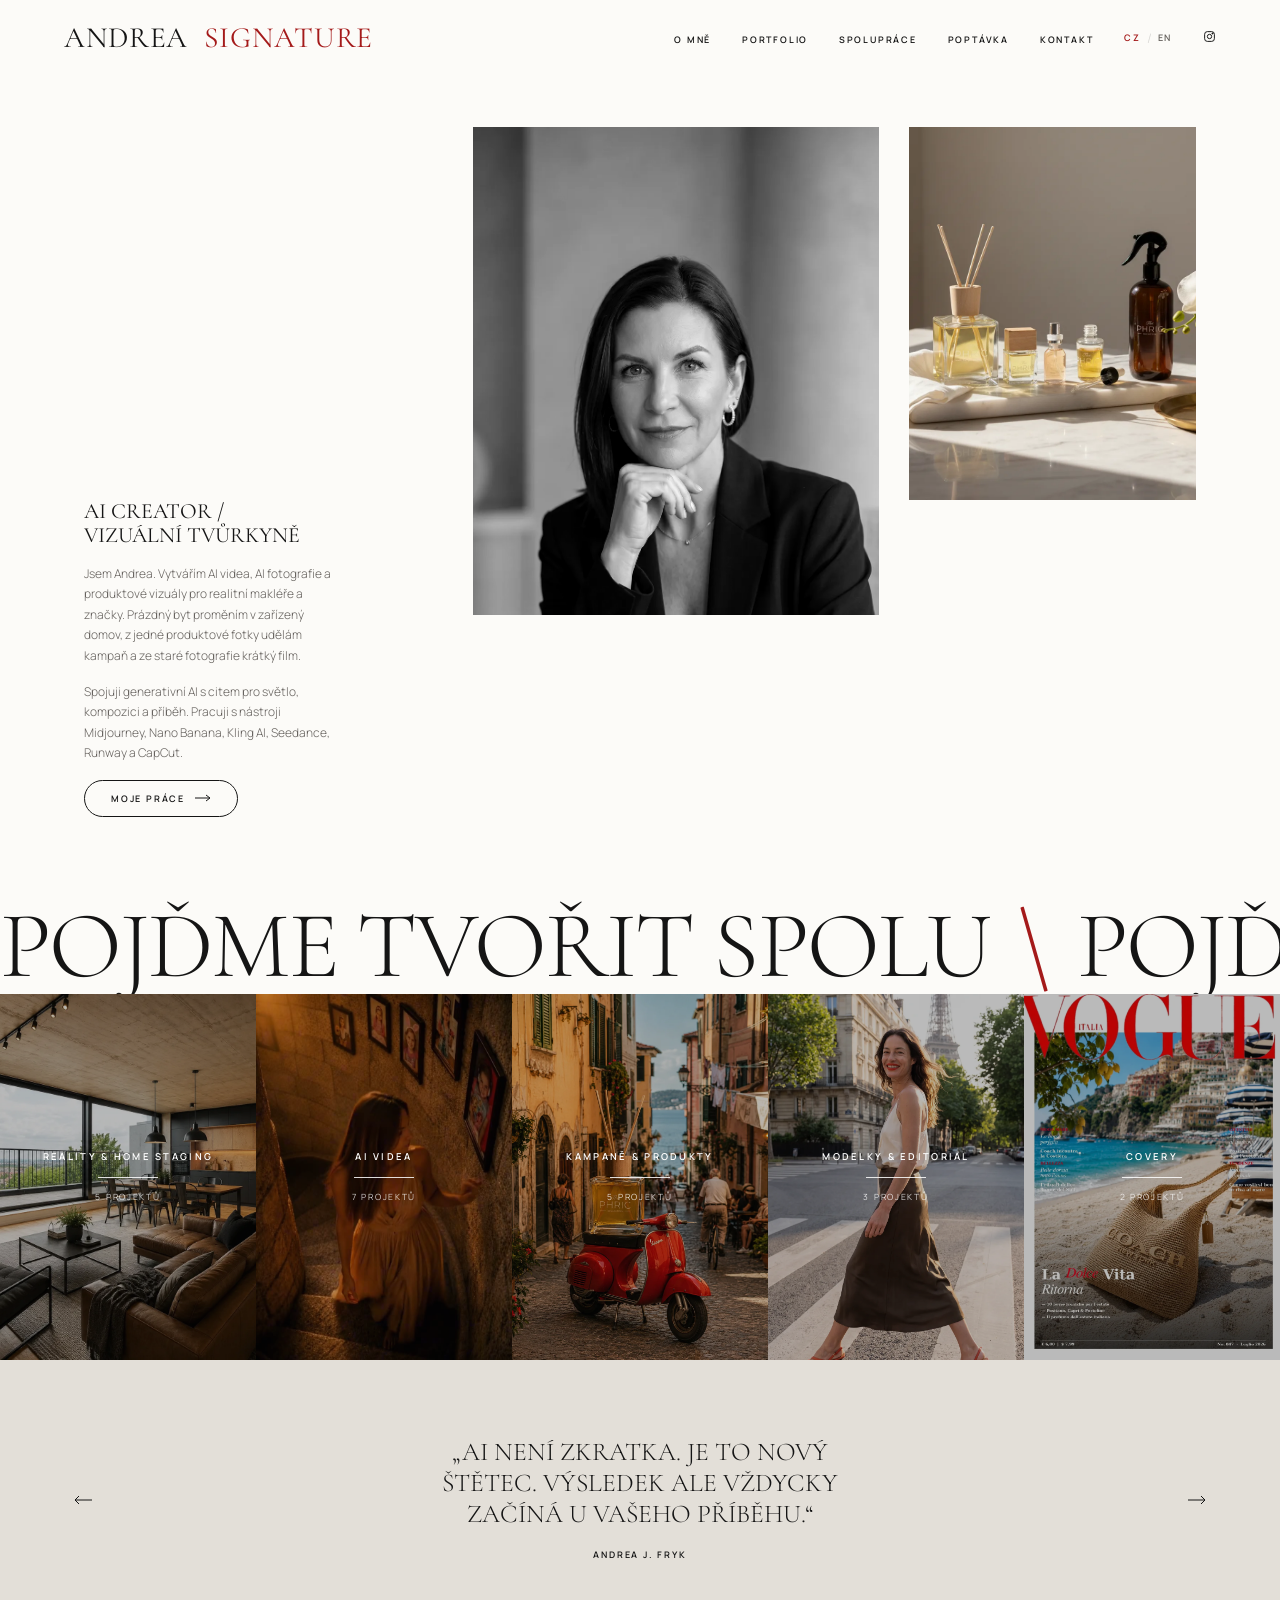
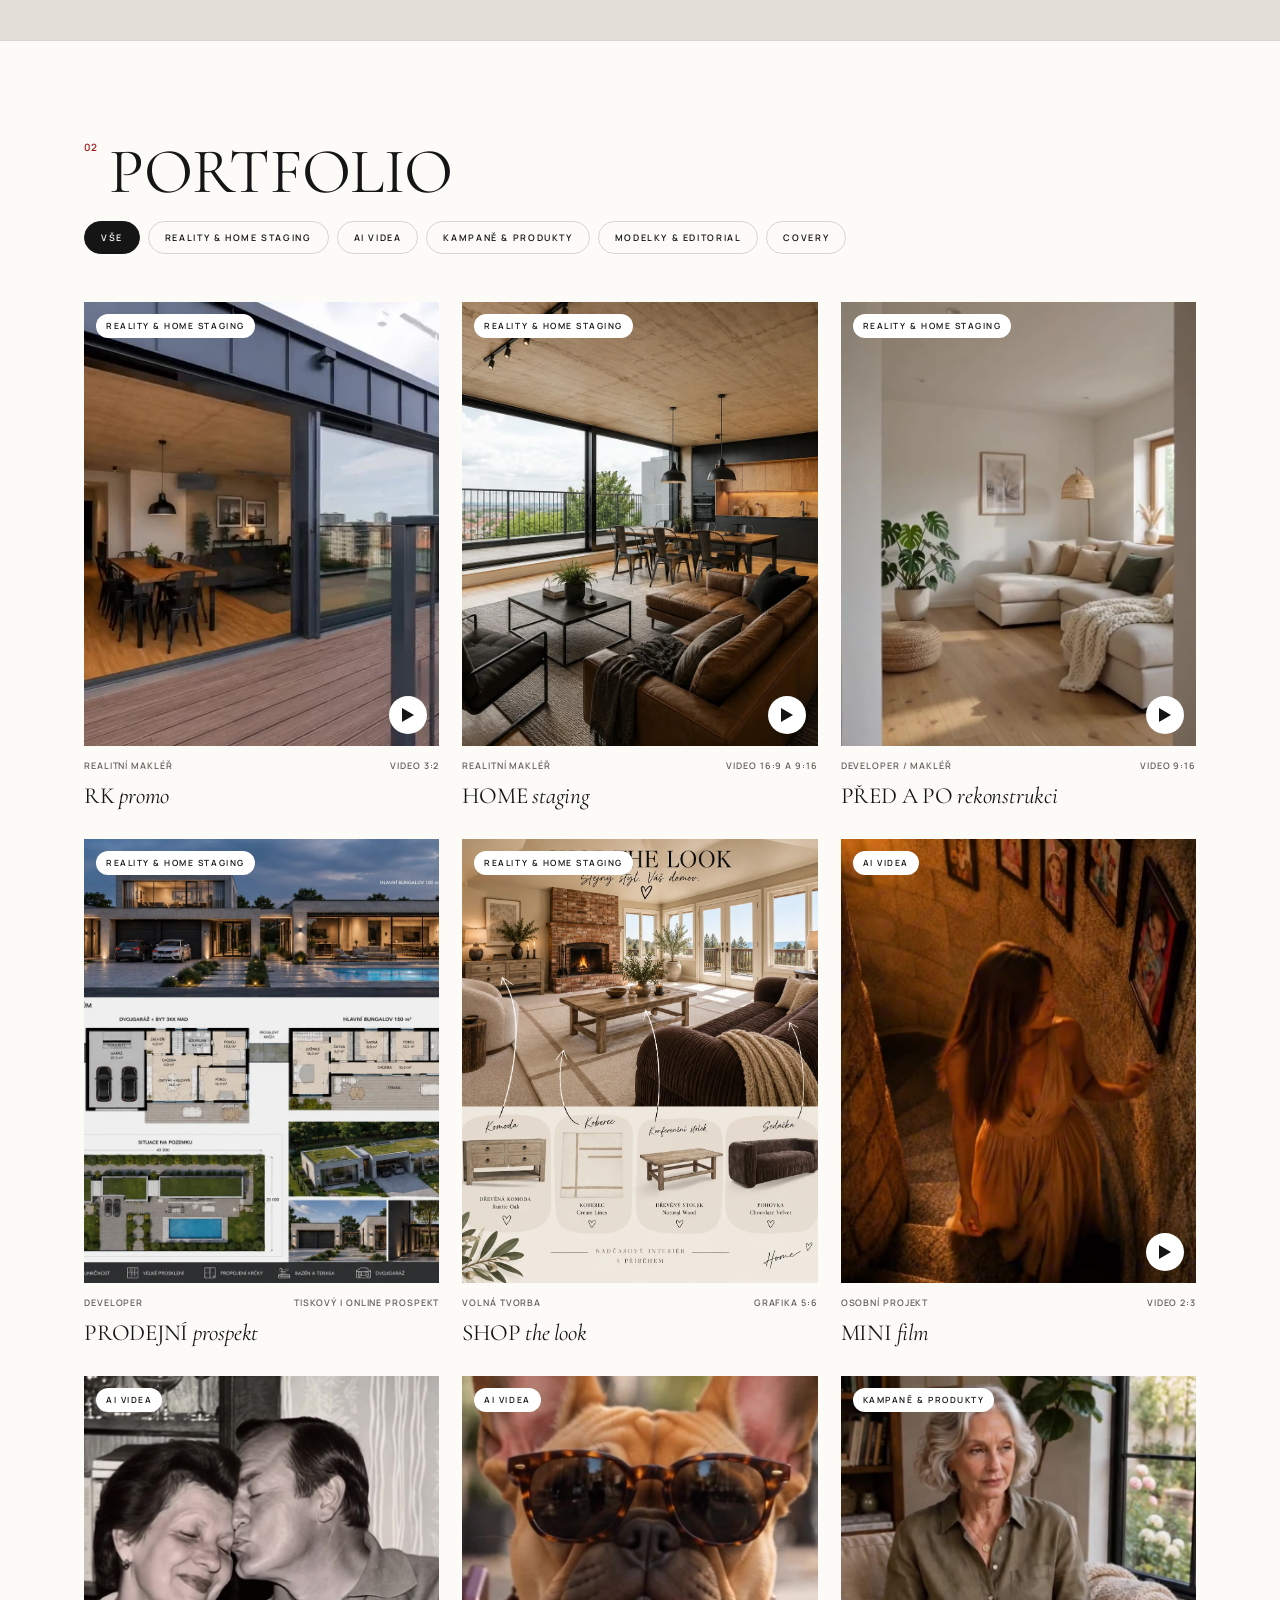
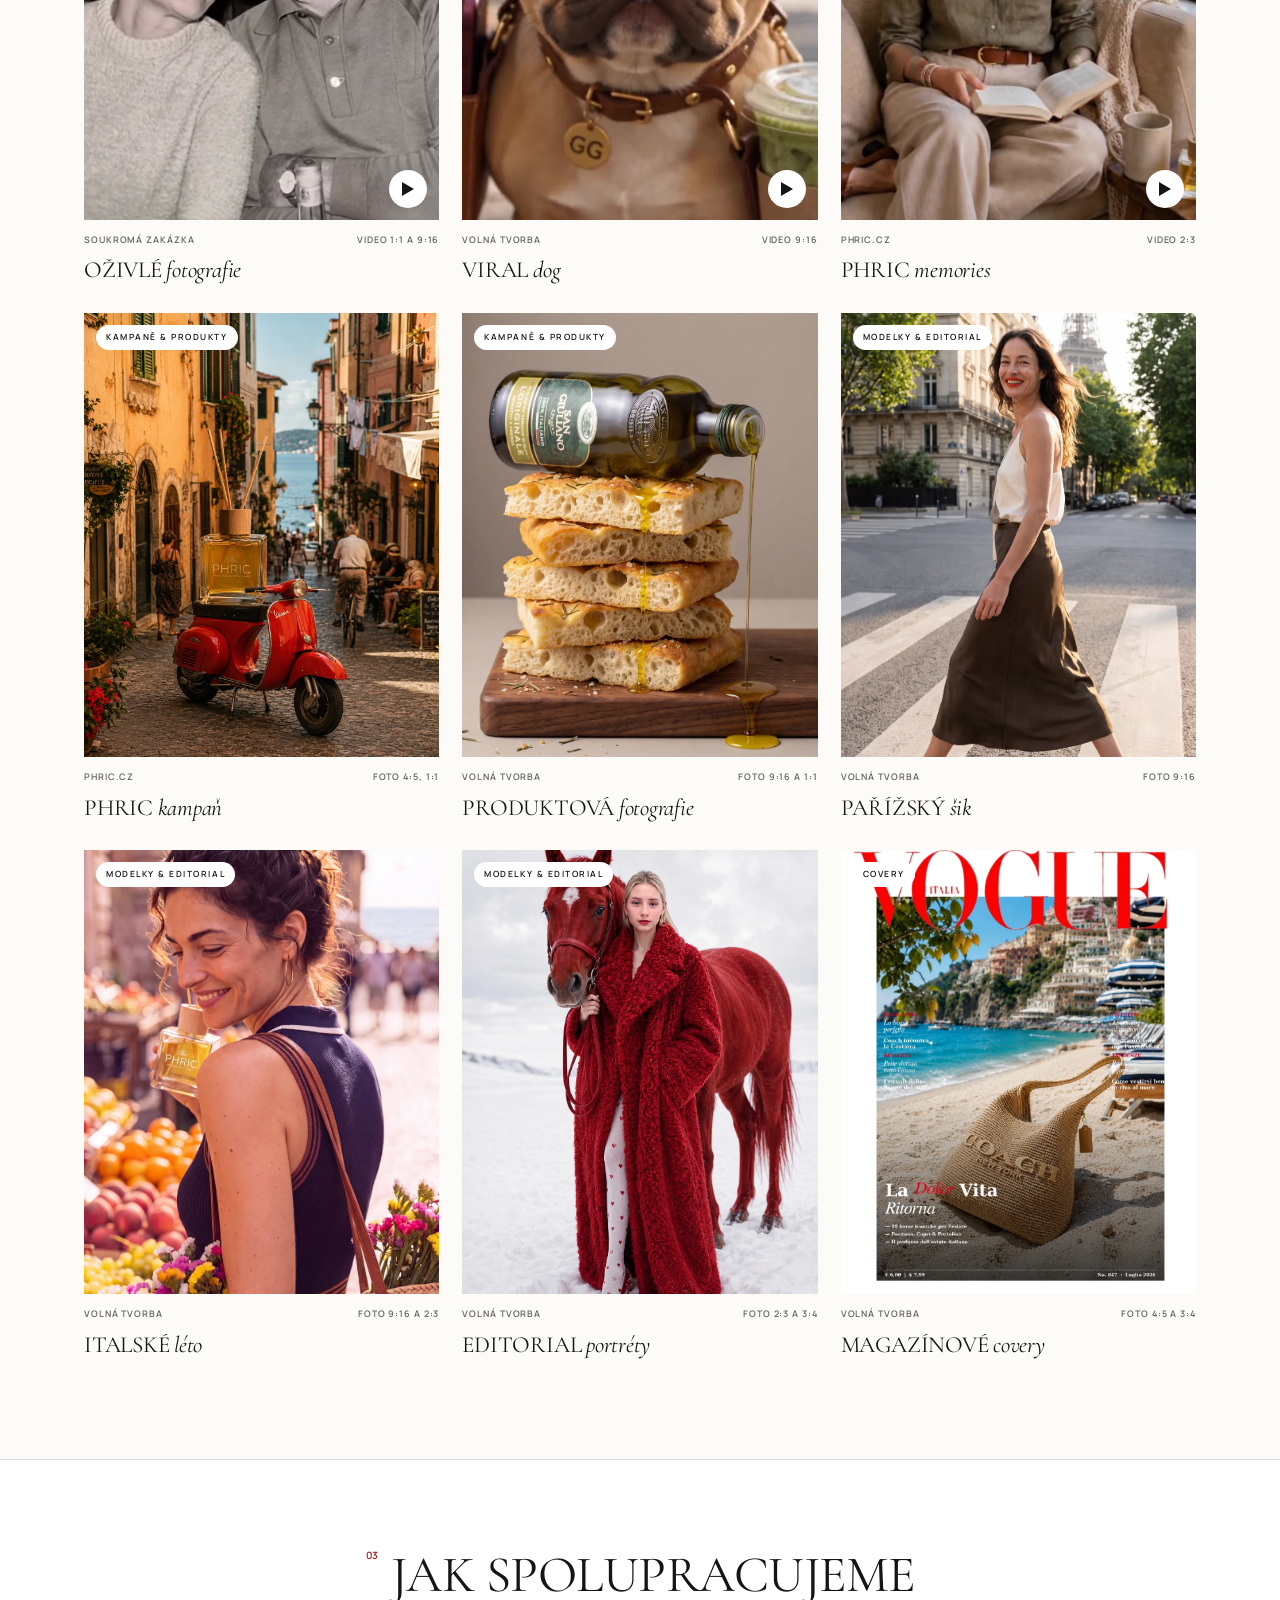
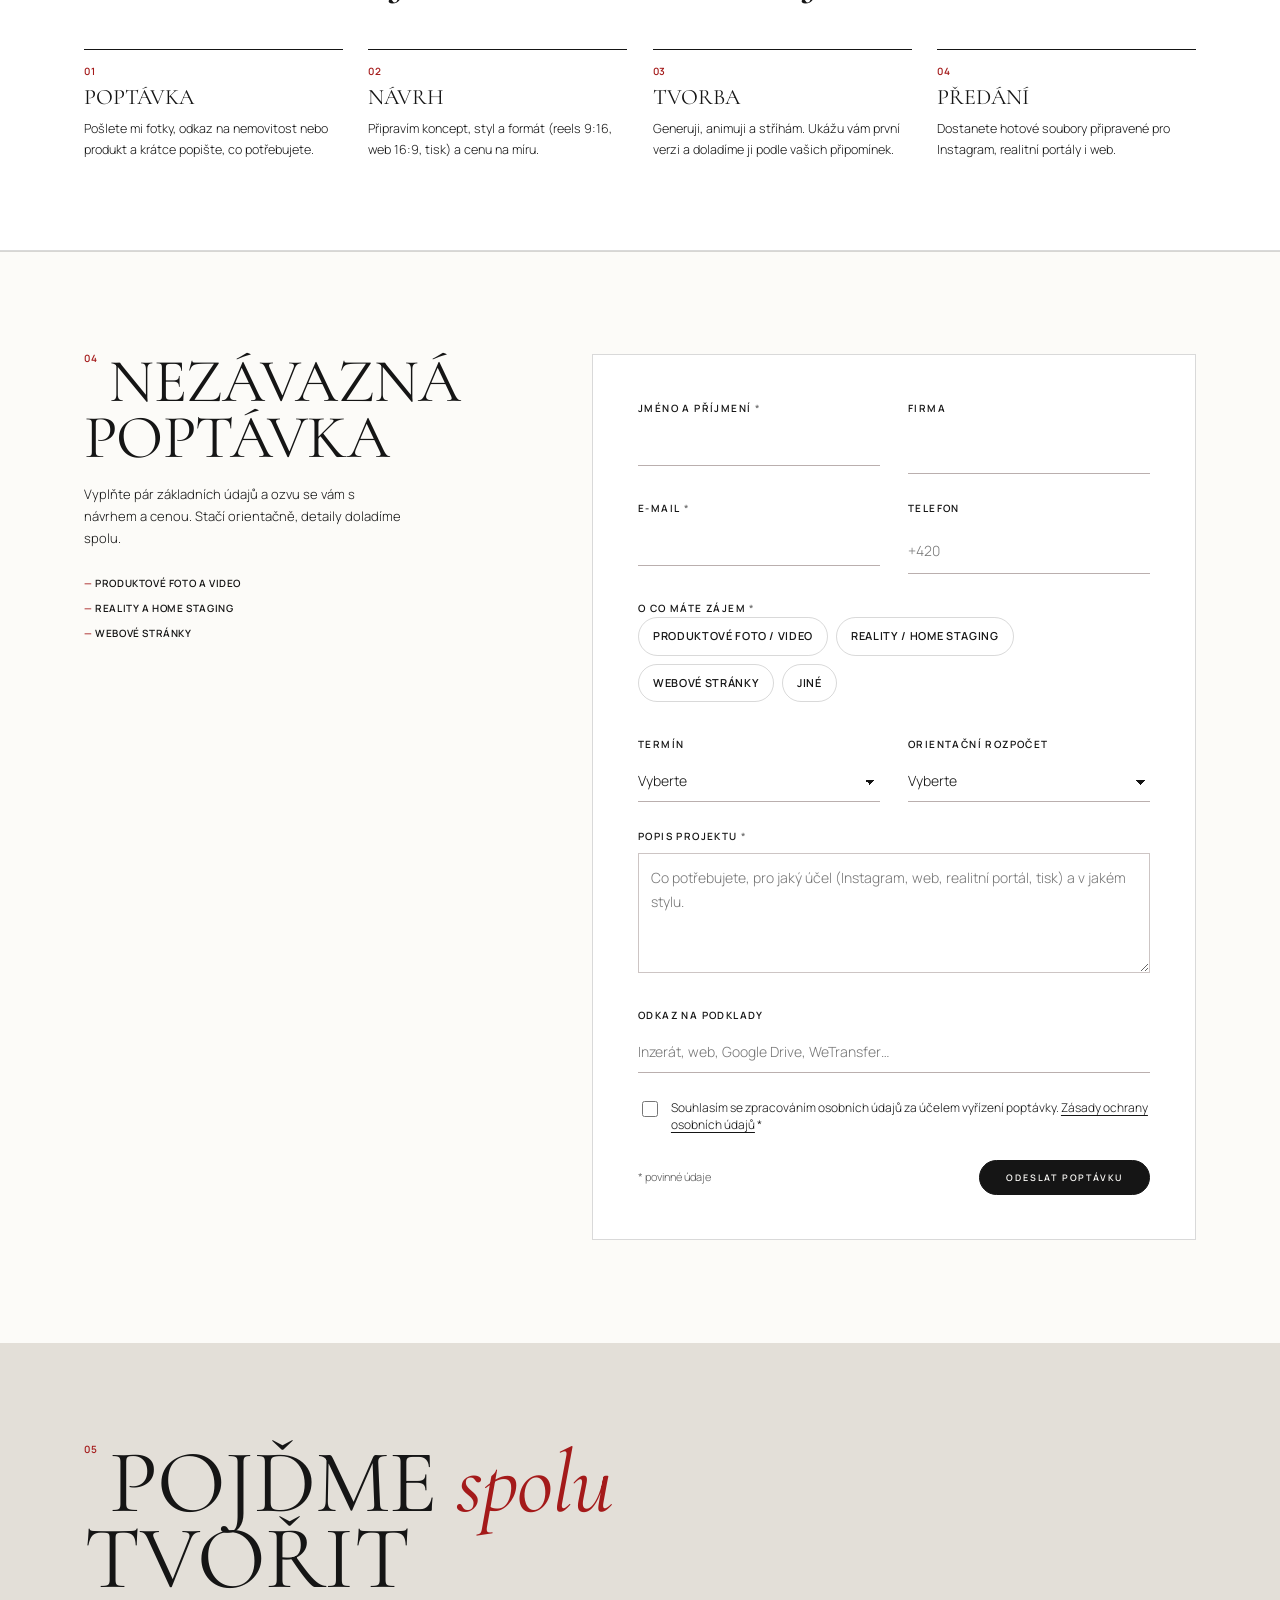
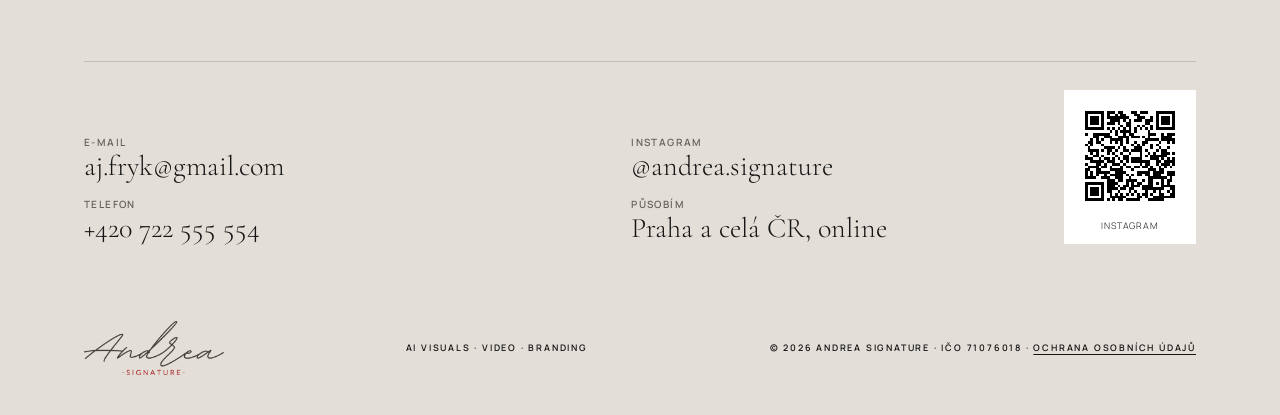
<file: index.html>
<!doctype html><html lang="cs"><head><meta charset="utf-8"><meta name="viewport" content="width=device-width, initial-scale=1, viewport-fit=cover">
<title>Andrea Signature</title>
<meta name="description" content="Andrea Signature — AI videa, AI fotografie, produktové vizuály a realitní videa.">
<link rel="preconnect" href="https://fonts.googleapis.com">
<link rel="preconnect" href="https://fonts.gstatic.com" crossorigin>
<link rel="stylesheet" href="https://fonts.googleapis.com/css2?family=Cormorant+Garamond:ital,wght@0,300;0,400;1,300;1,400&family=Manrope:wght@300;400;600&display=swap">
<style>
/* Layout: vzdušný editorial — číslované sekce, asymetrický úvod ANDREA SIGNATURE, běžící nápis,
   dlaždice kategorií přes celou šířku, pás výroků, vybrané projekty, portfolio, spolupráce, poptávka, kontakt.
   Barvy loga: bílá, černá, červená jen v číslech sekcí a drobných detailech. Jediný světlý vzhled. */
:root{
  color-scheme: light;
  --wine:#151515; --wine-deep:#000; --card:#E3DFD8; --ink:#151515; --cream:#FCFBF8; --paper:#FFFFFF;
  --blush:#ECE9E4; --blush-2:#E3DFD8; --concrete:#151515; --line:rgba(21,21,21,.16);
  --sand:#E3DFD8; --mute:#66625E; --red:#A41A1A;
  --f-display:"Cormorant Garamond","Garamond",Georgia,serif;
  --f-mono:"Manrope","Helvetica Neue",Arial,sans-serif;
  --f-script:"Manrope","Helvetica Neue",Arial,sans-serif;
  --gut:clamp(16px,5vw,72px);
  --max:1240px;
}
*{box-sizing:border-box}
[hidden]{display:none!important}
html{scroll-behavior:smooth}
body{margin:0;background:var(--cream);color:var(--ink);font-family:var(--f-mono);font-size:14px;line-height:1.55;-webkit-font-smoothing:antialiased;overflow-x:hidden}
img,video{max-width:100%;display:block}
a{color:inherit}
h1,h2,h3{font-family:var(--f-display);font-weight:400;color:var(--wine);margin:0;text-wrap:balance;letter-spacing:-.01em}
p{margin:0}
:focus-visible{outline:2px solid var(--wine);outline-offset:3px}
.wrap{max-width:var(--max);margin-inline:auto;padding-inline:var(--gut)}


body{font-weight:300;font-size:13px;line-height:1.7}
h1,h2,h3{letter-spacing:-.01em}
.num{font-family:var(--f-mono);font-size:10px;font-weight:600;color:var(--red);vertical-align:top;margin-right:12px;letter-spacing:.06em;font-style:normal}
.script{font-family:var(--f-mono);font-size:9.5px;font-weight:600;letter-spacing:.22em;text-transform:uppercase;color:var(--mute);display:block;line-height:1.4}
.btn{display:inline-flex;align-items:center;justify-content:center;gap:10px;background:transparent;color:var(--ink);border:1px solid var(--ink);border-radius:999px;padding:10px 26px;font-family:var(--f-mono);font-weight:600;font-size:9px;letter-spacing:.2em;text-transform:uppercase;text-decoration:none;cursor:pointer;white-space:nowrap;transition:border-color .2s,color .2s,background .2s}
.btn:hover{border-color:var(--red);color:var(--red)}
.btn.solid{background:var(--ink);color:var(--cream)}
.btn.solid:hover{background:var(--red);border-color:var(--red);color:#fff}
.btn.sm{padding:8px 20px}

/* ---------- NAV ---------- */
.nav{position:sticky;top:env(safe-area-inset-top,0px);z-index:50;background:rgba(252,251,248,.94);backdrop-filter:blur(8px);-webkit-backdrop-filter:blur(8px)}
.nav .wrap{display:flex;align-items:center;justify-content:space-between;gap:24px;min-height:76px;max-width:none}
.brand{display:inline-flex;text-decoration:none;flex-shrink:0}
.brand img{height:50px;width:auto;display:block}
.menu{display:flex;gap:clamp(14px,2.4vw,34px);list-style:none;margin:0;padding:0;align-items:center}
.menu a{font-family:var(--f-mono);font-size:9px;font-weight:600;letter-spacing:.2em;text-transform:uppercase;text-decoration:none;color:var(--ink)}
.menu a:hover{color:var(--red)}
.burger{display:none;background:none;border:0;color:var(--ink);cursor:pointer;padding:8px}

/* ---------- MEET (úvod) ---------- */
.meet{display:grid;grid-template-columns:minmax(0,3fr) minmax(0,3.4fr) minmax(0,2.4fr);grid-template-rows:auto auto 1fr;gap:0 clamp(16px,2.4vw,30px);padding-block:clamp(20px,3vw,40px) clamp(40px,5vw,70px)}
.meet h1{grid-column:2/4;grid-row:1;font-size:clamp(40px,5vw,72px);line-height:.95;text-transform:uppercase;padding:0 0 clamp(20px,3vw,34px) clamp(20px,6vw,90px);color:var(--ink)}
.meet .tall{grid-column:2;grid-row:2/4;width:100%;height:auto;aspect-ratio:5/6;object-fit:cover;object-position:center top;filter:grayscale(1) contrast(1.04)}
.meet .small{grid-column:3;grid-row:2;width:100%;height:auto;aspect-ratio:1/1.3;object-fit:cover}
.meet-text{grid-column:1;grid-row:3;align-self:end;display:grid;gap:16px;padding-bottom:12px;max-width:32ch;justify-items:start}
.meet-text h2{font-size:clamp(19px,1.7vw,23px);line-height:1.1;text-transform:uppercase;color:var(--ink);letter-spacing:0}
.meet-text p{font-size:12px;color:var(--mute)}

/* ---------- MARQUEE ---------- */
.marquee{overflow:hidden;white-space:nowrap;padding-top:6px}
.marquee-track{display:inline-flex;animation:mq 36s linear infinite}
.marquee-track span,.marquee-track i{font-family:var(--f-display);font-weight:300;font-size:clamp(50px,7.4vw,108px);line-height:1;text-transform:uppercase;letter-spacing:-.02em;padding-right:.3em;font-style:normal}
.marquee-track i{color:var(--red)}
@keyframes mq{to{transform:translateX(-50%)}}

/* ---------- TILES (kategorie) ---------- */
.cats{display:grid;grid-template-columns:repeat(5,minmax(0,1fr))}
.cat{position:relative;aspect-ratio:3/4.3;display:grid;place-items:center;border:0;padding:0;cursor:pointer;overflow:hidden;background:var(--blush);font:inherit}
.cat img{position:absolute;inset:0;width:100%;height:100%;object-fit:cover;transition:transform 1.2s cubic-bezier(.2,.7,.2,1)}
.cat::before{content:"";position:absolute;inset:0;z-index:1;background:rgba(10,10,10,.28);transition:background .4s}
.cat:hover img{transform:scale(1.05)}
.cat:hover::before{background:rgba(10,10,10,.42)}
.cat .lbl{position:relative;z-index:2;display:grid;gap:12px;justify-items:center;color:#fff;font-family:var(--f-mono);font-size:9.5px;font-weight:600;letter-spacing:.24em;text-transform:uppercase;text-align:center;padding:0 12px}
.cat .lbl::after{content:"";width:60px;height:1px;background:rgba(255,255,255,.85);transition:background .3s,width .3s}
.cat:hover .lbl::after{background:var(--red);width:80px}
.cat .lbl small{font-size:8.5px;letter-spacing:.2em;opacity:.8;font-weight:400;order:3}

/* ---------- QUOTES ---------- */
.band{background:var(--sand);display:grid;grid-template-columns:auto 1fr auto;align-items:center;gap:20px;padding:clamp(48px,6vw,84px) var(--gut)}
.band button{background:none;border:0;cursor:pointer;color:var(--ink);padding:10px}
.band button:hover{color:var(--red)}
.band figure{margin:0;text-align:center;display:grid;gap:18px;justify-items:center}
.band blockquote{margin:0;font-family:var(--f-display);font-size:clamp(19px,2vw,26px);line-height:1.2;text-transform:uppercase;max-width:34ch;min-height:3.6em;transition:opacity .3s}
.band figcaption{font-size:9px;font-weight:600;letter-spacing:.2em;text-transform:uppercase}

/* ---------- FEATURED ---------- */
.featured{display:grid;grid-template-columns:minmax(0,2.4fr) minmax(0,3fr) minmax(0,3fr);gap:clamp(16px,2.4vw,30px);padding-block:clamp(56px,7vw,100px);align-items:start}
.feat-head{display:grid;gap:20px;justify-items:start}
.feat-head h2{font-size:clamp(36px,4.2vw,60px);line-height:.95;text-transform:uppercase;color:var(--ink)}
.feat-tall{display:block;margin-top:clamp(40px,6vw,90px);position:relative;overflow:hidden}
.feat-tall img{width:100%;aspect-ratio:3/4;object-fit:cover;transition:transform 1.2s cubic-bezier(.2,.7,.2,1)}
.feat-tall:hover img{transform:scale(1.03)}
.feat-side{display:grid;gap:14px;margin-top:clamp(70px,9vw,130px)}
.feat-side img{width:100%;aspect-ratio:16/9;object-fit:cover}
.feat-side small{font-size:11px;color:var(--mute)}
.feat-side ol{list-style:none;margin:0;padding:0}
.feat-side li a{display:grid;grid-template-columns:48px 1fr auto;align-items:baseline;border-top:1px solid var(--line);padding-block:10px;text-decoration:none}
.feat-side li:last-child a{border-bottom:1px solid var(--line)}
.feat-side li b{font-family:var(--f-display);font-weight:400;font-size:20px;color:var(--mute)}
.feat-side li span{font-family:var(--f-display);font-size:17px;text-transform:uppercase}
.feat-side li i{font-style:normal;font-size:12px;transition:transform .25s,color .25s}
.feat-side li a:hover i{transform:translateX(4px);color:var(--red)}
/* ---------- PORTFOLIO ---------- */
.work{padding-block:clamp(64px,8vw,120px)}
.work-head{display:flex;flex-wrap:wrap;align-items:end;justify-content:space-between;gap:20px 40px;margin-bottom:clamp(28px,4vw,48px)}
.work-head h2{font-size:clamp(40px,6vw,88px);line-height:.9;text-transform:uppercase}
.filters{display:flex;flex-wrap:wrap;gap:8px}
.chip{font-family:var(--f-mono);font-size:11px;letter-spacing:.08em;text-transform:uppercase;padding:9px 16px;border-radius:999px;border:1px solid var(--wine);background:transparent;color:var(--wine);cursor:pointer;transition:all .2s}
.chip[aria-pressed="true"],.chip:hover{background:var(--wine);color:var(--cream)}
.grid{display:grid;grid-template-columns:repeat(3,minmax(0,1fr));gap:clamp(18px,2.4vw,32px) clamp(14px,1.8vw,24px)}
.item{display:grid;gap:12px;text-decoration:none;cursor:pointer;background:none;border:0;padding:0;text-align:left;font:inherit;color:inherit}
.thumb{position:relative;aspect-ratio:4/5;overflow:hidden;background:var(--blush)}
.thumb img,.thumb video{position:absolute;inset:0;width:100%;height:100%;object-fit:cover;transition:transform .8s cubic-bezier(.2,.7,.2,1),opacity .4s}
.thumb video{opacity:0}
.item:hover .thumb img{transform:scale(1.04)}
.item.playing .thumb video{opacity:1}
.badge{position:absolute;left:12px;top:12px;z-index:2;background:var(--cream);color:var(--wine);font-size:10px;letter-spacing:.1em;text-transform:uppercase;padding:5px 10px;border-radius:999px}
.play{position:absolute;right:12px;bottom:12px;z-index:2;width:38px;height:38px;border-radius:50%;background:rgba(251,249,238,.92);display:grid;place-items:center;color:var(--wine)}
.item .meta{display:flex;justify-content:space-between;gap:12px;font-size:10px;letter-spacing:.1em;text-transform:uppercase;color:var(--wine);opacity:.8}
.item h3{font-size:clamp(22px,2vw,28px);line-height:1;text-transform:uppercase}
.item[hidden]{display:none}

/* ---------- PROCESS ---------- */
.process{background:var(--paper);border-block:1px solid var(--line);padding-block:clamp(56px,7vw,100px)}
.process h2{font-size:clamp(32px,4vw,58px);text-transform:uppercase;line-height:1;margin-bottom:clamp(28px,4vw,48px);text-align:center}
.steps{display:grid;grid-template-columns:repeat(4,minmax(0,1fr));gap:clamp(16px,2vw,28px);list-style:none;padding:0;margin:0;counter-reset:s}
.steps li{counter-increment:s;display:grid;gap:10px;align-content:start;border-top:1px solid var(--wine);padding-top:16px;font-size:13px}
.steps li::before{content:"0" counter(s);font-family:var(--f-display);font-size:40px;color:var(--wine);line-height:1}
.steps b{font-family:var(--f-display);font-weight:400;font-size:22px;text-transform:uppercase;color:var(--wine);line-height:1}

/* ---------- CONTACT ---------- */
.contact{background:var(--wine);color:var(--cream);padding-block:clamp(64px,8vw,120px) 40px;overflow:hidden}
.contact h2{color:var(--cream);font-size:clamp(56px,11vw,170px);line-height:.85;text-transform:uppercase}
.contact h2 em{font-style:italic;text-transform:none}
.contact .script{color:var(--cream);opacity:.9}
.contact-grid{display:grid;grid-template-columns:1.3fr 1fr auto;gap:clamp(24px,4vw,56px);align-items:end;margin-top:clamp(32px,5vw,64px);padding-top:28px;border-top:1px solid rgba(251,249,238,.3)}
.contact dl{display:grid;gap:14px;margin:0}
.contact dt{font-size:10px;letter-spacing:.14em;text-transform:uppercase;opacity:.7}
.contact dd{margin:0;font-family:var(--f-display);font-size:clamp(22px,2.2vw,32px);line-height:1.1;user-select:all;overflow-wrap:anywhere}
.contact dd a{text-decoration:none}
.contact dd a:hover{text-decoration:underline;text-underline-offset:4px;text-decoration-thickness:1px}
.qr{background:var(--cream);padding:10px;width:132px}
.qr img{width:100%;image-rendering:pixelated}
.qr small{display:block;color:var(--wine);font-size:9px;letter-spacing:.1em;text-transform:uppercase;text-align:center;margin-top:6px}
.contact .btn{background:var(--cream);color:var(--wine)}
.contact .btn:hover{background:#fff}
.foot{display:flex;flex-wrap:wrap;justify-content:space-between;align-items:center;gap:16px;margin-top:clamp(48px,6vw,80px);font-size:11px;letter-spacing:.08em;text-transform:uppercase;opacity:.85}
.foot img{width:150px;height:auto}

/* ---------- INQUIRY FORM ---------- */
.inquiry{background:var(--cream);padding-block:clamp(64px,8vw,120px);border-top:1px solid var(--line)}
.inq-grid{display:grid;grid-template-columns:minmax(0,5fr) minmax(0,7fr);gap:clamp(32px,6vw,96px);align-items:start}
.inq-intro{display:grid;gap:18px;position:sticky;top:110px}
.inq-intro h2{font-size:clamp(40px,5.4vw,80px);line-height:.9;text-transform:uppercase}
.inq-intro p{font-size:13px;max-width:40ch}
.inq-intro ul{list-style:none;padding:0;margin:8px 0 0;display:grid;gap:8px;font-size:12px;text-transform:uppercase;letter-spacing:.06em;color:var(--wine)}
.inq-intro li::before{content:"— "}
.form{display:grid;grid-template-columns:repeat(2,minmax(0,1fr));gap:26px 28px;background:var(--paper);padding:clamp(24px,3.5vw,48px);box-shadow:0 24px 60px rgba(58,27,23,.08)}
.field{display:grid;gap:8px;min-width:0}
.field.full{grid-column:1/-1}
.field label,.field legend{font-size:10px;letter-spacing:.14em;text-transform:uppercase;color:var(--wine);padding:0}
.field label .req,.field legend .req{opacity:.6}
.field input,.field select,.field textarea{font:inherit;font-size:14px;color:var(--ink);background:transparent;border:0;border-bottom:1px solid rgba(58,27,23,.35);border-radius:0;padding:8px 0;width:100%;outline:none;transition:border-color .2s}
.field textarea{min-height:120px;resize:vertical;border:1px solid rgba(58,27,23,.25);padding:12px}
.field select{appearance:none;-webkit-appearance:none;background-image:linear-gradient(45deg,transparent 50%,var(--wine) 50%),linear-gradient(135deg,var(--wine) 50%,transparent 50%);background-position:calc(100% - 10px) 55%,calc(100% - 5px) 55%;background-size:5px 5px;background-repeat:no-repeat;padding-right:24px;cursor:pointer}
.field input:focus,.field select:focus,.field textarea:focus{border-color:var(--wine)}
.field input:focus-visible,.field select:focus-visible,.field textarea:focus-visible{outline:none;box-shadow:0 2px 0 var(--wine)}
.field.err input,.field.err textarea,.field.err select{border-color:#B3261E}
.field .msg{font-size:11px;color:#B3261E;min-height:0}
fieldset.field{border:0;margin:0;padding:0}
.opts{display:flex;flex-wrap:wrap;gap:8px}
.opts label{position:relative;cursor:pointer;font-size:11px;letter-spacing:.06em;text-transform:uppercase;color:var(--wine)}
.opts input{position:absolute;opacity:0;width:1px;height:1px}
.opts span{display:inline-block;padding:9px 14px;border:1px solid var(--wine);border-radius:999px;transition:all .2s}
.opts input:checked + span{background:var(--wine);color:var(--cream)}
.opts input:focus-visible + span{outline:2px solid var(--wine);outline-offset:2px}
.consent{grid-column:1/-1;display:flex;gap:10px;align-items:flex-start;font-size:12px;line-height:1.45}
.consent input{accent-color:var(--wine);width:16px;height:16px;margin-top:2px;flex-shrink:0}
.form-foot{grid-column:1/-1;display:flex;flex-wrap:wrap;align-items:center;justify-content:space-between;gap:16px}
.form-foot small{font-size:11px;opacity:.7}
.hp{position:absolute;left:-9999px;width:1px;height:1px;overflow:hidden}
.done{grid-column:1/-1;display:grid;gap:14px;background:var(--cream);border:1px solid var(--line);padding:24px}
.done h3{font-size:30px;text-transform:uppercase;line-height:1}
.done pre{font-family:var(--f-mono);font-size:12px;white-space:pre-wrap;background:var(--paper);border:1px solid var(--line);padding:14px;margin:0;max-height:260px;overflow:auto;user-select:all}
.done .row{display:flex;flex-wrap:wrap;gap:10px}
.btn.ghost{background:transparent;color:var(--wine);border:1px solid var(--wine)}
.btn.ghost:hover{background:var(--wine);color:var(--cream)}
@media (max-width:900px){.inq-grid{grid-template-columns:1fr}.inq-intro{position:static}}
@media (max-width:560px){.form{grid-template-columns:1fr}}

/* ---------- CASE STUDY VIEW ---------- */
.case{background:var(--cream)}
.case-hero{background:radial-gradient(120% 90% at 50% 20%,#EAE1DC 0%,var(--blush) 60%,var(--blush-2) 100%);padding-block:clamp(36px,5vw,64px) 0;overflow:hidden}
.back{display:inline-flex;align-items:center;gap:8px;font-size:11px;letter-spacing:.1em;text-transform:uppercase;color:var(--wine);text-decoration:none;background:none;border:0;cursor:pointer;padding:0;font-family:var(--f-mono)}
.back:hover{text-decoration:underline;text-underline-offset:4px}
.case-title{margin-top:clamp(24px,3vw,40px);text-align:center}
.case-title .script{margin-bottom:.12em}
.case-title h1{text-transform:uppercase;font-size:clamp(48px,9vw,150px);line-height:.86;letter-spacing:-.02em}
.case-title h1 em{font-style:italic;text-transform:none}
.case-meta{display:grid;grid-template-columns:repeat(4,minmax(0,1fr));gap:16px;margin-top:clamp(28px,4vw,48px);padding-block:18px;border-top:1px solid var(--line);border-bottom:1px solid var(--line)}
.case-meta div{display:grid;gap:4px;min-width:0}
.case-meta dt{font-size:10px;letter-spacing:.14em;text-transform:uppercase;color:var(--wine);opacity:.75}
.case-meta dd{margin:0;font-family:var(--f-display);font-size:clamp(17px,1.5vw,21px);color:var(--ink);line-height:1.15}
.case-main{margin-top:clamp(28px,4vw,48px);display:flex;justify-content:center}
.case-main video,.case-main img{max-height:min(82vh,860px);width:auto;max-width:100%;background:#1a1110;box-shadow:0 30px 60px rgba(58,27,23,.18)}
.case-main.wide video,.case-main.wide img{width:100%;max-height:none;height:auto}
.case-body{padding-block:clamp(56px,7vw,100px)}
.case-cols{display:grid;grid-template-columns:repeat(3,minmax(0,1fr));gap:clamp(24px,4vw,56px)}
.case-cols section{display:grid;gap:14px;align-content:start}
.case-cols h2{font-size:clamp(24px,2.4vw,34px);text-transform:uppercase;line-height:1}
.case-cols p{font-size:13px;max-width:44ch}
.case-quote{margin-block:clamp(48px,6vw,88px);text-align:center}
.case-quote p{font-family:var(--f-display);font-style:italic;color:var(--wine);font-size:clamp(28px,3.6vw,52px);line-height:1.08;max-width:22ch;margin-inline:auto;text-wrap:balance}
.gallery{display:grid;grid-template-columns:repeat(12,minmax(0,1fr));gap:clamp(10px,1.4vw,18px)}
.gallery figure{margin:0;grid-column:span 4;background:var(--blush);overflow:hidden;position:relative}
.gallery figure.w6{grid-column:span 6}
.gallery figure.w8{grid-column:span 8}
.gallery figure.w12{grid-column:span 12}
.gallery img,.gallery video{width:100%;height:100%;object-fit:cover;aspect-ratio:var(--ar,4/5)}
.gallery figcaption{position:absolute;left:10px;bottom:10px;background:var(--cream);color:var(--wine);font-size:10px;letter-spacing:.1em;text-transform:uppercase;padding:4px 9px;border-radius:999px}
.next{display:block;position:relative;background:var(--concrete);color:var(--cream);text-decoration:none;overflow:hidden;cursor:pointer;border:0;width:100%;text-align:center;padding:0;font:inherit}
.next img{position:absolute;inset:0;width:100%;height:100%;object-fit:cover;opacity:.45;transition:opacity .5s,transform 1.2s}
.next:hover img{opacity:.6;transform:scale(1.03)}
.next .in{position:relative;padding-block:clamp(64px,9vw,140px);display:grid;gap:10px;justify-items:center}
.next small{font-size:11px;letter-spacing:.14em;text-transform:uppercase}
.next strong{font-family:var(--f-display);font-weight:400;font-size:clamp(40px,7vw,110px);line-height:.9;text-transform:uppercase}

/* ---------- views ---------- */
.view{animation:fade .5s ease both}
@keyframes fade{from{opacity:.001;transform:translateY(8px)}to{opacity:1;transform:none}}

/* ---------- responsive ---------- */
@media (max-width:1100px){
  .menu li.opt{display:none}
}
@media (max-width:900px){
  .menu{display:none}
  .burger{display:inline-flex}
  .nav .btn{display:none}
  .menu.open{display:flex;position:absolute;top:100%;left:0;right:0;flex-direction:column;align-items:flex-start;gap:4px;padding:16px var(--gut) 24px;background:var(--cream);border-bottom:1px solid var(--line)}
  .menu.open li.opt{display:block}
  .menu.open a{font-size:18px}
  .grid{grid-template-columns:repeat(2,minmax(0,1fr))}
  .steps{grid-template-columns:repeat(2,minmax(0,1fr))}
  .case-cols{grid-template-columns:1fr}
  .case-meta{grid-template-columns:repeat(2,minmax(0,1fr))}
  .contact-grid{grid-template-columns:1fr 1fr}
  .contact-grid .qr{grid-column:1}
}
@media (max-width:700px){
  .hero-in{min-height:0;display:flex;flex-direction:column;align-items:center;padding-bottom:0}
  .hero h1{font-size:clamp(44px,14.5vw,96px);white-space:normal;padding-top:28px}
  .hero-figure{position:relative;left:auto;transform:none;width:min(92%,440px);margin-top:4px}
  .tag{position:relative;inset:auto !important;text-align:center;font-size:13px}
  .tag svg{display:none}
  .hero-tags{display:flex;flex-wrap:wrap;justify-content:center;gap:6px 18px;margin-top:18px}
  .hero .cta{display:none}
  .hero-in{gap:0}
  .about-grid{grid-template-columns:1fr}
  .about-head .script{margin-left:0}
  .polaroid{position:relative;top:0;justify-self:end;margin-top:-8px}
  .about-head{display:grid}
  .cats{grid-template-columns:1fr}
  .grid{grid-template-columns:1fr}
  .gallery figure,.gallery figure.w6,.gallery figure.w8{grid-column:span 12}
  .contact-grid{grid-template-columns:1fr}
}
@media (min-width:701px){.hero-tags{display:contents}}
@media (prefers-reduced-motion:reduce){
  *{animation:none !important;transition:none !important;scroll-behavior:auto !important}
}

/* ---------- editorial overrides ---------- */
.work-head h2,.process h2,.inq-intro h2,.case-title h1,.case-cols h2,.item h3,.done h3{color:var(--ink);font-weight:400}
.contact h2{font-weight:400}
.next strong{color:#fff;font-weight:400}
.work{border-top:1px solid var(--line)}
.work-head h2{font-size:clamp(40px,5vw,72px)}
.chip{border-radius:999px;border-color:var(--line);color:var(--ink);font-family:var(--f-mono);font-weight:600;letter-spacing:.18em;font-size:9px}
.chip[aria-pressed="true"],.chip:hover{background:var(--ink);border-color:var(--ink);color:var(--cream)}
.badge{background:var(--paper);color:var(--ink);font-weight:600;letter-spacing:.18em;font-size:8.5px}
.play{background:var(--paper);color:var(--ink)}
.item .meta{color:var(--mute);opacity:1;font-weight:600;font-size:9px}
.item h3{font-size:clamp(20px,1.8vw,26px)}
.item h3 em{font-style:italic;text-transform:none}
.process{background:var(--paper);border-color:var(--line)}
.process h2{font-size:clamp(34px,4vw,56px)}
.steps li{border-top-color:var(--ink);font-size:12.5px}
.steps li::before{color:var(--red);font-family:var(--f-mono);font-size:10px;font-weight:600;letter-spacing:.06em}
.steps b{color:var(--ink);font-size:22px}
.inquiry{border-top-color:var(--line)}
.inq-intro h2{font-size:clamp(38px,4.8vw,68px)}
.inq-intro ul{color:var(--ink);font-weight:600;font-size:10px}
.inq-intro li::before{color:var(--red)}
.form{box-shadow:none;border:1px solid var(--line)}
.field label,.field legend,.opts label{color:var(--ink);font-weight:600}
.opts span{border-color:var(--line)}
.opts input:checked + span{background:var(--ink);color:var(--cream);border-color:var(--ink)}
.consent input{accent-color:var(--ink)}
.form .btn[type=submit]{background:var(--ink);color:var(--cream);border-color:var(--ink)}
.form .btn[type=submit]:hover{background:var(--red);border-color:var(--red);color:#fff}
.contact{background:var(--sand);color:var(--ink)}
.contact h2{font-size:clamp(44px,7vw,108px);text-transform:uppercase;color:var(--ink)}
.contact h2 em{text-transform:none;color:var(--red)}
.contact .script{color:var(--mute)}
.contact-grid{border-top-color:var(--line)}
.contact dt{opacity:1;color:var(--mute);font-weight:600}
.contact dd{font-size:clamp(22px,2.2vw,30px)}
.contact .btn{background:transparent;color:var(--ink)}
.qr{background:var(--paper)}
.qr small{color:var(--ink)}
.foot{opacity:1;font-weight:600;font-size:9px;letter-spacing:.2em}
.foot img{width:140px}
.case-hero{background:var(--cream)}
.case-title h1{font-size:clamp(46px,8vw,130px)}
.case-title h1 em{text-transform:none}
.case-title .script{margin-bottom:.8em}
.case-meta{border-color:var(--line)}
.case-meta dt{color:var(--mute);opacity:1;font-weight:600}
.case-meta dd{font-size:clamp(18px,1.6vw,22px)}
.case-cols h2{font-size:clamp(26px,2.6vw,36px)}
.case-cols p{font-size:13px}
.case-quote p{color:var(--ink);font-weight:300}
.back{color:var(--ink);font-weight:600}
.back:hover{color:var(--red)}
.gallery figcaption{color:var(--ink);background:var(--paper);font-weight:600}
.next{background:var(--ink)}
.next small{font-weight:600}
.done{background:var(--cream)}

/* ---------- responsive (new parts) ---------- */
@media (max-width:900px){
  .menu{display:none}
  .burger{display:inline-flex}
  .menu.open{display:flex;position:absolute;top:100%;left:0;right:0;flex-direction:column;align-items:flex-start;gap:8px;padding:16px var(--gut) 24px;background:var(--cream);border-bottom:1px solid var(--line)}
  .menu.open a{font-size:12px}
  .meet{grid-template-columns:1fr 1fr;grid-template-rows:auto}
  .meet h1{grid-column:1/-1;padding-left:0}
  .meet .tall{grid-column:1;grid-row:2;height:auto}
  .meet .small{grid-column:2;grid-row:2;align-self:start}
  .meet-text{grid-column:1/-1;grid-row:3;padding-top:24px;max-width:none}
  .cats{grid-template-columns:repeat(2,minmax(0,1fr))}
  .cat:last-child{grid-column:1/-1;aspect-ratio:16/8}
  .featured{grid-template-columns:1fr}
  .feat-tall,.feat-side{margin-top:0}
}
@media (max-width:520px){
  .cats{grid-template-columns:1fr}
  .cat{aspect-ratio:16/11}
  .band{grid-template-columns:1fr;justify-items:center}
  .band button{display:none}
  .brand img{height:42px}
}

.wm{display:inline-block;font-family:var(--f-display);font-weight:400;font-size:clamp(22px,2.3vw,34px);letter-spacing:.03em;text-transform:uppercase;color:var(--ink);line-height:1;white-space:nowrap}
.wm span{color:var(--red);margin-left:.28em}
.meet{padding-top:clamp(28px,4vw,56px)}
.sr-only{position:absolute!important;width:1px;height:1px;overflow:hidden;clip:rect(0 0 0 0);white-space:nowrap}
@media (max-width:520px){.wm{font-size:20px}}

.lang{display:flex;gap:6px;align-items:center}
.lang a{color:var(--mute)}
.lang a.on{color:var(--red)}
.lang i{font-style:normal;color:var(--line)}
.consent a{color:var(--ink);text-decoration:underline;text-underline-offset:3px}.consent a:hover{color:var(--red)}.foot a{color:inherit;text-decoration:underline;text-underline-offset:3px}.foot a:hover{color:var(--red)}
</style>
</head><body>

<header class="nav" id="nav">
  <div class="wrap">
    <a class="brand wm" href="#top" data-home aria-label="Andrea Signature, úvod">Andrea <span>Signature</span></a>
    <ul class="menu" id="menu">
      <li><a href="#o-mne" data-home>O mně</a></li>
      <li><a href="#portfolio" data-home>Portfolio</a></li>
      <li><a href="#spoluprace" data-home>Spolupráce</a></li>
      <li><a href="#poptavka" data-home>Poptávka</a></li>
      <li><a href="#kontakt" data-home>Kontakt</a></li>
      <li class="lang"><a href="index.html" lang="cs" class="on" aria-current="true">CZ</a><i>/</i><a href="en.html" lang="en">EN</a></li>
      <li><a class="ig" href="https://www.instagram.com/andrea.signature/" target="_blank" rel="noopener" aria-label="Instagram @andrea.signature"><svg width="13" height="13" viewBox="0 0 24 24" fill="none" stroke="currentColor" stroke-width="1.8"><rect x="3" y="3" width="18" height="18" rx="5"/><circle cx="12" cy="12" r="4"/><circle cx="17.5" cy="6.5" r="1" fill="currentColor"/></svg></a></li>
    </ul>
    <button class="burger" id="burger" aria-label="Menu" aria-expanded="false"><svg width="22" height="12" viewBox="0 0 22 12" fill="none" stroke="currentColor" stroke-width="1"><path d="M0 1h22M0 6h22M0 11h22"/></svg></button>
  </div>
</header>

<main id="app">
<!-- ================= HOME ================= -->
<div id="home" class="view">
  <section class="wrap meet" id="top">
    <h1 class="sr-only">Andrea Signature</h1>
    <img class="tall" src="assets/me-1.webp" alt="Andrea, AI creator" width="893" height="1600">
    <img class="small" src="assets/phric-italie.webp" alt="Produktová fotografie Phric" width="1024" height="1024">
    <div class="meet-text" id="o-mne">
      <h2>AI creator / vizuální tvůrkyně</h2>
      <p>Jsem Andrea. Vytvářím AI videa, AI fotografie a produktové vizuály pro realitní makléře a značky. Prázdný byt proměním v zařízený domov, z jedné produktové fotky udělám kampaň a ze staré fotografie krátký film.</p>
      <p>Spojuji generativní AI s citem pro světlo, kompozici a příběh. Pracuji s nástroji Midjourney, Nano Banana, Kling AI, Seedance, Runway a CapCut.</p>
      <a class="btn" href="#portfolio" data-home>Moje práce <svg width="16" height="8" viewBox="0 0 16 8" fill="none" stroke="currentColor"><path d="M0 4h15M11 1l4 3-4 3"/></svg></a>
    </div>
  </section>

  <div class="marquee" aria-hidden="true"><div class="marquee-track">
    <span>Pojďme tvořit spolu</span><i>\</i><span>Pojďme tvořit spolu</span><i>\</i><span>Pojďme tvořit spolu</span><i>\</i>
    <span>Pojďme tvořit spolu</span><i>\</i><span>Pojďme tvořit spolu</span><i>\</i><span>Pojďme tvořit spolu</span><i>\</i>
  </div></div>

  <section class="cats" id="sluzby" aria-label="Kategorie"><div class="cats" id="cats" style="display:contents"></div></section>

  <section class="band" aria-label="Výroky">
    <button type="button" id="q-prev" aria-label="Předchozí"><svg width="18" height="10" viewBox="0 0 18 10" fill="none" stroke="currentColor"><path d="M18 5H1M5 1L1 5l4 4"/></svg></button>
    <figure><blockquote id="q-text">„AI není zkratka. Je to nový štětec. Výsledek ale vždycky začíná u vašeho příběhu.“</blockquote><figcaption>Andrea J. Fryk</figcaption></figure>
    <button type="button" id="q-next" aria-label="Další"><svg width="18" height="10" viewBox="0 0 18 10" fill="none" stroke="currentColor"><path d="M0 5h17M13 1l4 4-4 4"/></svg></button>
  </section>

  <section class="work" id="portfolio">
    <div class="wrap">
      <div class="work-head">
        <div><h2><span class="num">02</span>Portfolio</h2></div>
        <div class="filters" id="filters" role="group" aria-label="Filtr kategorií"></div>
      </div>
      <div class="grid" id="grid"></div>
    </div>
  </section>

  <section class="process" id="spoluprace">
    <div class="wrap">
      <h2><span class="num">03</span>Jak spolupracujeme</h2>
      <ol class="steps">
        <li><b>Poptávka</b><span>Pošlete mi fotky, odkaz na nemovitost nebo produkt a krátce popište, co potřebujete.</span></li>
        <li><b>Návrh</b><span>Připravím koncept, styl a formát (reels 9:16, web 16:9, tisk) a cenu na míru.</span></li>
        <li><b>Tvorba</b><span>Generuji, animuji a stříhám. Ukážu vám první verzi a doladíme ji podle vašich připomínek.</span></li>
        <li><b>Předání</b><span>Dostanete hotové soubory připravené pro Instagram, realitní portály i web.</span></li>
      </ol>
    </div>
  </section>
</div>

<!-- ================= CASE STUDY ================= -->
<div id="case" class="view case" hidden></div>

<!-- ================= INQUIRY (shared) ================= -->
<section class="inquiry" id="poptavka">
  <div class="wrap inq-grid">
    <div class="inq-intro">
      <h2><span class="num">04</span>Nezávazná<br>poptávka</h2>
      <p>Vyplňte pár základních údajů a ozvu se vám s návrhem a cenou. Stačí orientačně, detaily doladíme spolu.</p>
      <ul><li>Produktové foto a video</li><li>Reality a home staging</li><li>Webové stránky</li></ul>
    </div>
    <form class="form" id="inq" novalidate>
      <div class="hp" aria-hidden="true"><label for="f-web">Web</label><input id="f-web" name="web" tabindex="-1" autocomplete="off"></div>
      <div class="field"><label for="f-name">Jméno a příjmení <span class="req">*</span></label><input id="f-name" name="jmeno" autocomplete="name" required><span class="msg"></span></div>
      <div class="field"><label for="f-company">Firma</label><input id="f-company" name="firma" autocomplete="organization"></div>
      <div class="field"><label for="f-email">E-mail <span class="req">*</span></label><input id="f-email" name="email" type="email" autocomplete="email" required><span class="msg"></span></div>
      <div class="field"><label for="f-phone">Telefon</label><input id="f-phone" name="telefon" type="tel" autocomplete="tel" placeholder="+420"></div>
      <fieldset class="field full"><legend>O co máte zájem <span class="req">*</span></legend>
        <div class="opts" id="f-services">
          <label><input type="checkbox" name="sluzby" value="Produktové foto / video"><span>Produktové foto / video</span></label>
          <label><input type="checkbox" name="sluzby" value="Reality / home staging"><span>Reality / home staging</span></label>
          <label><input type="checkbox" name="sluzby" value="Webové stránky"><span>Webové stránky</span></label>
          <label><input type="checkbox" name="sluzby" value="Jiné"><span>Jiné</span></label>
        </div><span class="msg"></span></fieldset>
      <div class="field"><label for="f-deadline">Termín</label>
        <select id="f-deadline" name="termin"><option value="">Vyberte</option><option>Co nejdříve</option><option>Do 2 týdnů</option><option>Do měsíce</option><option>Termín je flexibilní</option></select></div>
      <div class="field"><label for="f-budget">Orientační rozpočet</label>
        <select id="f-budget" name="rozpocet"><option value="">Vyberte</option><option>Do 5 000 Kč</option><option>5 000 – 15 000 Kč</option><option>15 000 – 30 000 Kč</option><option>Nad 30 000 Kč</option><option>Zatím nevím</option></select></div>
      <div class="field full"><label for="f-msg">Popis projektu <span class="req">*</span></label><textarea id="f-msg" name="zprava" required placeholder="Co potřebujete, pro jaký účel (Instagram, web, realitní portál, tisk) a v jakém stylu."></textarea><span class="msg"></span></div>
      <div class="field full"><label for="f-link">Odkaz na podklady</label><input id="f-link" name="odkaz" type="url" placeholder="Inzerát, web, Google Drive, WeTransfer…"></div>
      <label class="consent" for="f-gdpr"><input type="checkbox" id="f-gdpr" name="souhlas" required><span>Souhlasím se zpracováním osobních údajů za účelem vyřízení poptávky. <a href="ochrana-udaju.html" target="_blank" rel="noopener">Zásady ochrany osobních údajů</a> <span class="req">*</span></span></label>
      <div class="form-foot"><small>* povinné údaje</small><button class="btn" type="submit">Odeslat poptávku</button></div>
      <div class="done" id="inq-done" hidden></div>
    </form>
  </div>
</section>

<!-- ================= CONTACT (shared) ================= -->
<section class="contact" id="kontakt">
  <div class="wrap">
    <h2><span class="num">05</span>Pojďme <em>spolu</em><br>tvořit</h2>
    <div class="contact-grid">
      <dl>
        <div><dt>E-mail</dt><dd><a href="mailto:aj.fryk@gmail.com">aj.fryk@gmail.com</a></dd></div>
        <div><dt>Telefon</dt><dd><a href="tel:+420722555554">+420 722 555 554</a></dd></div>
      </dl>
      <dl>
        <div><dt>Instagram</dt><dd><a href="https://www.instagram.com/andrea.signature/" target="_blank" rel="noopener">@andrea.signature</a></dd></div>
        <div><dt>Působím</dt><dd>Praha a celá ČR, online</dd></div>
      </dl>
      <div class="qr"><img src="assets/qr.png" alt="QR kód na Instagram @andrea.signature" width="112" height="112"><small>Instagram</small></div>
    </div>
    <div class="foot">
      <img src="assets/logo.png" alt="Andrea Signature" width="150" height="59">
      <span>AI visuals · video · branding</span>
      <span>© 2026 Andrea Signature · IČO 71076018 · <a href="ochrana-udaju.html">Ochrana osobních údajů</a></span>
    </div>
  </div>
</section>
</main>

<script>
const CATS = {
  "reality":  {name:"Reality & home staging", text:"Promo videa nemovitostí, virtuální home staging, proměny před a po a prodejní prospekty."},
  "ai-video": {name:"AI videa", text:"Krátké filmy, oživené fotografie a virální videa pro sociální sítě."},
  "kampane":  {name:"Kampaně & produkty", text:"Produkt v prostředí, které mu sluší: kampaně, produktové fotografie a brandové filmy."},
  "modely":   {name:"Modelky & editorial", text:"Editorial portréty a módní série ve stylu magazínů, bez ateliéru a produkce."},
  "covery":   {name:"Covery", text:"Konceptuální titulní strany magazínů s produktem nebo modelkou v hlavní roli."}
};

/* media: {t:'v'|'i', src, ar, cap, w} */
const P = [
 {id:"rk-promo", title:"RK", em:"promo", script:"Nemovitost, kterou si zapamatujete",
  cats:["reality","ai-video"], client:"Realitní makléř", format:"Video 3:2 · 58 s", tools:"Kling AI · Nano Banana · CapCut",
  cover:"c21", main:{t:"v",src:"c21",ar:"3/2"}, wide:true,
  brief:"Prodejní video bytu s terasou pro realitní portály a sociální sítě. Prostor měl působit prémiově, světle a vzdušně, a zároveň ukázat lokalitu.",
  solution:"Z podkladových fotek jsem vytvořila plynulé kamerové průjezdy interiérem, letecký záběr na lokalitu a dotvořila atmosféru světla. Video doplňuje hudba a branding kanceláře.",
  output:"Hlavní video 3:2 pro portály a web, střih na výšku pro reels a sada statických snímků z videa.",
  quote:"Kupující se rozhoduje během prvních vteřin. Proto musí první záběr prodávat.",
  gallery:[{t:"i",src:"c21-f1",ar:"3/2",w:6},{t:"i",src:"c21-f2",ar:"3/2",w:6},{t:"i",src:"c21",ar:"3/2",w:12,cap:"Lokalita"}]},

 {id:"home-staging", title:"Home", em:"staging", script:"Interiér, ve kterém se chce bydlet",
  cats:["reality","ai-video"], client:"Realitní makléř", format:"Video 16:9 a 9:16 · foto 3:2", tools:"Nano Banana · Kling AI",
  cover:"rk-loft", coverAr:"3/2", main:{t:"v",src:"loft",ar:"16/9"}, wide:true,
  brief:"Ukázat obytný prostor tak, aby si kupující dokázal představit život v něm: materiály, světlo a výhled.",
  solution:"Virtuálně zařízený interiér a pomalé cinematické průlety kamerou. Dispozice, okna i výhled zůstávají věrné skutečnosti.",
  output:"Horizontální video pro web a portály, vertikální verze pro sociální sítě a statická vizualizace.",
  quote:"Prázdný byt neprodává. Domov, který si kupující dokáže představit, ano.",
  gallery:[{t:"i",src:"rk-loft",ar:"3/2",w:12,cap:"Vizualizace"},{t:"v",src:"interier",ar:"9/16",w:4,cap:"Vertikální verze"},{t:"i",src:"interier-f2",ar:"9/16",w:4},{t:"i",src:"interier-f3",ar:"9/16",w:4}]},

 {id:"rekonstrukce", title:"Před a po", em:"rekonstrukci", script:"Půdní vestavba za deset vteřin",
  cats:["reality","ai-video"], client:"Developer / makléř", format:"Video 9:16 · 10 s", tools:"Kling AI · Seedance",
  cover:"workers1", main:{t:"v",src:"workers1",ar:"9/16"},
  brief:"Ukázat potenciál nedokončeného podkroví ještě před začátkem stavebních prací.",
  solution:"Timelapse, ve kterém řemeslníci během pár vteřin promění hrubou stavbu v hotový obytný prostor. Trámy, okna a rozměry vycházejí z reálných fotek.",
  output:"Vertikální video pro reels a stories.",
  quote:"Hrubá stavba neprodává. Hotový domov ano.",
  gallery:[{t:"i",src:"workers1-f1",ar:"9/16",w:6,cap:"Před"},{t:"i",src:"workers1-f3",ar:"9/16",w:6,cap:"Po"}]},

 {id:"prospekt", title:"Prodejní", em:"prospekt", script:"Vizualizace a půdorysy",
  cats:["reality"], client:"Developer", format:"Tiskový i online prospekt", tools:"ChatGPT · Nano Banana",
  cover:"prospekt", main:{t:"i",src:"prospekt",ar:"3/2"}, wide:true,
  brief:"Přehledný prospekt rodinného domu: exteriér, dispozice podlaží, základní informace a situace pozemku na jedné straně.",
  solution:"Vizualizace domu a zahrady, čisté 2D půdorysy s výměrami místností a jednotný grafický styl celého listu.",
  output:"Prospekt pro tisk a web, samostatné půdorysy bytu i domu.",
  quote:"Půdorys, kterému rozumí každý kupující.",
  gallery:[{t:"i",src:"pudorys-dum",ar:"3/2",w:8,cap:"Rodinný dům 5+kk"},{t:"i",src:"pudorys-byt",ar:"4/3",w:4,cap:"Byt"}]},

 {id:"shop-the-look", title:"Shop", em:"the look", script:"Interiér jako katalog",
  cats:["reality","kampane"], client:"Volná tvorba", format:"Grafika 5:6", tools:"Nano Banana · ChatGPT",
  cover:"shopthelook", main:{t:"i",src:"shopthelook",ar:"5/6"},
  brief:"Ukázat, jak může e-shop s nábytkem nebo realitní kancelář prodávat celý styl místo jednotlivých kusů.",
  solution:"Zařízený obývací pokoj s popisky konkrétních produktů (komoda, koberec, konferenční stolek, sedačka) a jejich výřezy pod scénou.",
  output:"Grafika pro Instagram a newsletter.",
  quote:"Lidé nekupují stolek. Kupují pocit z celého pokoje.",
  gallery:[]},

 {id:"emily", title:"Mini", em:"film", script:"Pohádka natočená bez kamery",
  cats:["ai-video"], client:"Osobní projekt", format:"Video 2:3 · 85 s", tools:"Midjourney · Kling AI · Seedance · CapCut",
  cover:"emily", main:{t:"v",src:"emily",ar:"2/3"},
  brief:"Krátký film o dívce, která projde starými dveřmi do světa snů. Test, kam až se dá s AI dojít v emocích a vyprávění.",
  solution:"Konzistentní postava napříč všemi scénami, teplá zlatá paleta a kamera, která se pohybuje jako ve skutečném filmu. Hudba a střih drží rytmus příběhu.",
  output:"Vertikální krátký film pro Instagram a showreel.",
  quote:"AI není zkratka. Je to nový štětec.",
  gallery:[{t:"i",src:"emily-f2",ar:"2/3",w:4},{t:"i",src:"emily-f4",ar:"2/3",w:4},{t:"i",src:"emily-f3",ar:"2/3",w:4},{t:"i",src:"emily-f5",ar:"2/3",w:6},{t:"i",src:"emily-f6",ar:"2/3",w:6}]},

 {id:"ozivle-fotografie", title:"Oživlé", em:"fotografie", script:"Rodinné vzpomínky v pohybu",
  cats:["ai-video"], client:"Soukromá zakázka", format:"Video 1:1 a 9:16 · 5–8 s", tools:"Kling AI · Nano Banana",
  cover:"rodice", main:{t:"v",src:"rodice",ar:"1/1"},
  brief:"Rozpohybovat staré rodinné fotografie tak, aby zůstaly věrné originálu. Žádný efekt, jen chvilka, která se znovu nadechne.",
  solution:"Jemná animace s přirozenými gesty: úsměv, pohled, polibek na tvář, smích dítěte v náručí. Zrno, tóny a charakter původních snímků zůstaly zachované.",
  output:"Krátká videa ke sdílení s rodinou i jako osobní dárek.",
  quote:"Některé fotky si zaslouží, aby se znovu nadechly.",
  gallery:[{t:"v",src:"tata",ar:"9/16",w:4,cap:"Táta a já"},{t:"i",src:"tata-f1",ar:"9/16",w:4},{t:"i",src:"tata-f3",ar:"9/16",w:4},{t:"i",src:"rodice-f1",ar:"1/1",w:6},{t:"i",src:"rodice-f3",ar:"1/1",w:6}]},

 {id:"viral-dog", title:"Viral", em:"dog", script:"Krátké video pro sociální sítě",
  cats:["ai-video"], client:"Volná tvorba", format:"Video 9:16 · 12 s", tools:"Nano Banana · Kling AI · CapCut",
  cover:"dog", main:{t:"v",src:"dog",ar:"9/16"},
  brief:"Krátké vtipné video s výrazným hlavním hrdinou, které zaujme během prvních vteřin a chce se sdílet.",
  solution:"Pejsek se slunečními brýlemi na procházce městem, dynamický střih, detailní záběry a rytmus přizpůsobený reels.",
  output:"Vertikální video pro Instagram, TikTok a reels.",
  quote:"Na sociálních sítích vyhrává ten, kdo zastaví palec.",
  gallery:[{t:"i",src:"dog-f1",ar:"9/16",w:4},{t:"i",src:"dog-f2",ar:"9/16",w:4},{t:"i",src:"dog-foto",ar:"9/16",w:4,cap:"Fotografie"}]},

 {id:"phric-memories", title:"Phric", em:"memories", script:"Brandový film o vůni vzpomínek",
  cats:["kampane","ai-video"], client:"Phric.cz", format:"Video 2:3 · 30 s", tools:"Midjourney · Kling AI · CapCut",
  cover:"memories", main:{t:"v",src:"memories",ar:"2/3"},
  brief:"Italské bytové vůně prodávají emoci. Značka chtěla film, který vůni spojí se vzpomínkou na dětství.",
  solution:"Babička otevírá knihu a vůně ji přenese do italské vesnice, do citronového sadu a k malé holčičce. Teplá filmová paleta, jemný přechod mezi časy.",
  output:"Brandový film pro sociální sítě a e-shop, střihy 15 s pro reklamu.",
  quote:"Vůně je nejrychlejší cesta do vzpomínek.",
  gallery:[{t:"i",src:"memories-f1",ar:"2/3",w:4},{t:"i",src:"memories-f2",ar:"2/3",w:4},{t:"i",src:"memories-f3",ar:"2/3",w:4}]},

 {id:"phric-kampan", title:"Phric", em:"kampaň", script:"Vůně Itálie v každém záběru",
  cats:["kampane"], client:"Phric.cz", format:"Foto 4:5, 1:1 · video 9:16", tools:"Midjourney · Nano Banana · Kling AI",
  cover:"kampan-vespa", main:{t:"i",src:"kampan-vespa",ar:"4/5"},
  brief:"Kampaň pro italské bytové a autovůně: produkt v prostředí, které odkazuje na jeho původ a způsob použití.",
  solution:"Italská ulička s vespou, vůně v písku, autovůně na koženém sedadle a čisté lifestyle aranžmá na mramoru. K tomu krátké produktové video.",
  output:"Fotografie pro e-shop, sociální sítě a reklamu, produktové video.",
  quote:"Produkt se neprodává na bílém pozadí. Prodává se v příběhu.",
  gallery:[{t:"i",src:"kampan-pisek",ar:"4/5",w:6},{t:"i",src:"kampan-auto",ar:"4/5",w:6},{t:"v",src:"difuzer",ar:"9/16",w:4,cap:"Produktové video"},{t:"i",src:"phric-italie",ar:"9/16",w:8,cap:"Lifestyle"}]},

 {id:"produktova-fotografie", title:"Produktová", em:"fotografie", script:"Detail, který vzbudí chuť",
  cats:["kampane"], client:"Volná tvorba", format:"Foto 9:16 a 1:1", tools:"Midjourney · Nano Banana",
  cover:"produkt-olej", main:{t:"i",src:"produkt-olej",ar:"9/16"},
  brief:"Produktové fotografie, které fungují bez textu: chuť, vůně a materiál musí být vidět na první pohled.",
  solution:"Olivový olej stékající po čerstvé focaccie a lahvička vůně zamrzlá v ledu s květy. Výrazné světlo a čisté pozadí.",
  output:"Fotografie pro e-shop, reklamu a sociální sítě.",
  quote:"Dobrá produktová fotka se dá skoro ochutnat.",
  gallery:[{t:"i",src:"produkt-led",ar:"1/1",w:12,cap:"Phric v ledu"}]},

 {id:"parizsky-sik", title:"Pařížský", em:"šik", script:"Módní série v ulicích Paříže",
  cats:["modely","covery"], client:"Volná tvorba", format:"Foto 9:16 · cover 3:4", tools:"Midjourney · Nano Banana",
  cover:"model-pariz1", main:{t:"i",src:"model-pariz1",ar:"9/16"},
  brief:"Konzistentní módní série s jednou modelkou v různých záběrech, připravená jako podklad pro magazínovou obálku.",
  solution:"Stejná modelka, outfit i světlo zlaté hodinky ve třech záběrech. Z série vznikla obálka ve stylu módního magazínu.",
  output:"Série fotografií a titulní strana.",
  quote:"Konzistence dělá ze tří fotek příběh.",
  gallery:[{t:"i",src:"model-pariz2",ar:"9/16",w:4},{t:"i",src:"model-pariz3",ar:"9/16",w:4},{t:"i",src:"cover-paris",ar:"3/4",w:4,cap:"Cover"}]},

 {id:"italske-leto", title:"Italské", em:"léto", script:"Lifestyle na trhu a v ulicích",
  cats:["modely"], client:"Volná tvorba", format:"Foto 9:16 a 2:3", tools:"Midjourney · Nano Banana",
  cover:"model-trh", main:{t:"i",src:"model-trh",ar:"9/16"},
  brief:"Lifestyle záběry s atmosférou italského léta pro značky, které prodávají pocit z dovolené.",
  solution:"Přirozené momenty na trhu s ovocem a na schodech náměstí. Teplé světlo, autentické detaily a styling.",
  output:"Lifestyle fotografie pro sociální sítě a kampaně.",
  quote:"Nejlepší reklama vypadá jako vzpomínka z dovolené.",
  gallery:[{t:"i",src:"model-italie",ar:"2/3",w:12}]},

 {id:"editorial", title:"Editorial", em:"portréty", script:"Módní fotografie bez ateliéru",
  cats:["modely"], client:"Volná tvorba", format:"Foto 2:3 a 3:4", tools:"Midjourney · Nano Banana",
  cover:"red", main:{t:"i",src:"red",ar:"2/3"},
  brief:"Série portrétů, která ukazuje rozsah stylů: od zimního editorialu po černobílou klasiku a přirozené beauty portréty.",
  solution:"Každý snímek má vlastní světlo, styling a náladu. Důraz na texturu látek, pleť a filmový charakter.",
  output:"Portrétní série pro portfolio a sociální sítě.",
  quote:"Styl je rozhodnutí. AI ho jen vykreslí.",
  gallery:[{t:"i",src:"bw1",ar:"2/3",w:6},{t:"i",src:"bw2",ar:"2/3",w:6},{t:"i",src:"model-portret1",ar:"3/4",w:6},{t:"i",src:"model-portret2",ar:"3/4",w:6}]},

 {id:"covery", title:"Magazínové", em:"covery", script:"Titulní strany s příběhem",
  cats:["covery","kampane"], client:"Volná tvorba", format:"Foto 4:5 a 3:4", tools:"Midjourney · Nano Banana",
  cover:"dolcevita", main:{t:"i",src:"dolcevita",ar:"4/5"},
  brief:"Konceptuální obálky módních magazínů s doplňkem nebo modelkou v hlavní roli.",
  solution:"Pobřeží Amalfi se slaměnou kabelkou v písku a pařížská ulice při zlaté hodince. Kompozice, typografie a styl magazínu.",
  output:"Obálky pro portfolio a sociální sítě.",
  quote:"Léto, které se dá prodat na jedné fotce.",
  gallery:[{t:"i",src:"cover-paris",ar:"3/4",w:12,cap:"Parisian chic"}]}
];

const $ = s => document.querySelector(s);
const A = n => `assets/${n}`;
const imgSrc = n => /-f\d$/.test(n) ? A(n+'.webp') : (/^(c21|workers1|interier|loft|emily|rodice|tata|memories|difuzer|dog)$/.test(n) ? A(n+'.jpg') : A(n+'.webp'));
const isVid = n => /^(c21|workers1|interier|loft|emily|rodice|tata|memories|difuzer|dog)$/.test(n);
const playIcon = '<span class="play" aria-hidden="true"><svg width="12" height="14" viewBox="0 0 12 14"><path d="M0 0l12 7-12 7z" fill="currentColor"/></svg></span>';

/* categories */
const TILE = {"reality":"rk-loft.webp","ai-video":"emily.jpg","kampane":"kampan-vespa.webp","modely":"model-pariz1.webp","covery":"dolcevita.webp"};
$('#cats').innerHTML = Object.entries(CATS).map(([k,c])=>{
  const n = P.filter(p=>p.cats.includes(k)).length;
  return `<button class="cat" data-filter="${k}" aria-label="${c.name}: zobrazit projekty"><img src="assets/${TILE[k]}" alt="" loading="lazy"><span class="lbl">${c.name}<small>${n} projektů</small></span></button>`;
}).join('');
/* quotes */
const QUOTES=["„AI není zkratka. Je to nový štětec. Výsledek ale vždycky začíná u vašeho příběhu.“","„Prázdný byt neprodává. Domov, který si kupující dokáže představit, ano.“","„Produkt se neprodává na bílém pozadí. Prodává se v příběhu.“"];
let qi=0; const qt=$('#q-text');
function showQ(d){ qi=(qi+d+QUOTES.length)%QUOTES.length; qt.style.opacity=0; setTimeout(()=>{qt.textContent=QUOTES[qi]; qt.style.opacity=1;},250); }
$('#q-prev').addEventListener('click',()=>showQ(-1)); $('#q-next').addEventListener('click',()=>showQ(1));

/* filters */
$('#filters').innerHTML = `<button class="chip" data-f="all" aria-pressed="true">Vše</button>` +
  Object.entries(CATS).map(([k,c])=>`<button class="chip" data-f="${k}" aria-pressed="false">${c.name}</button>`).join('');

/* grid */
$('#grid').innerHTML = P.map(p=>{
  const v = isVid(p.cover) || p.main.t==='v' && isVid(p.main.src);
  const vs = isVid(p.cover) ? p.cover : (p.main.t==='v' ? p.main.src : null);
  return `<a class="item" href="#${p.id}" data-id="${p.id}" data-cats="${p.cats.join(' ')}">
    <div class="thumb"><span class="badge">${CATS[p.cats[0]].name}</span>
      <img src="${imgSrc(p.cover)}" alt="${p.title} ${p.em}" loading="lazy">
      ${vs?`<video muted loop playsinline preload="none" data-src="${A(vs+'.mp4')}"></video>${playIcon}`:''}
    </div>
    <div class="meta"><span>${p.client}</span><span>${p.format.split('·')[0].trim()}</span></div>
    <h3>${p.title} <em>${p.em}</em></h3></a>`;
}).join('');

function setFilter(f){
  document.querySelectorAll('.chip').forEach(c=>c.setAttribute('aria-pressed', c.dataset.f===f));
  document.querySelectorAll('.item').forEach(it=>{ it.hidden = f!=='all' && !it.dataset.cats.split(' ').includes(f); });
}
$('#filters').addEventListener('click',e=>{const b=e.target.closest('.chip'); if(b) setFilter(b.dataset.f);});
document.addEventListener('click',e=>{
  const t = e.target.closest('[data-filter]'); if(!t) return;
  e.preventDefault(); goHome('portfolio'); setFilter(t.dataset.filter); closeMenu();
});

/* hover video preview */
const canHover = matchMedia('(hover:hover)').matches;
document.querySelectorAll('.item').forEach(it=>{
  const v = it.querySelector('video'); if(!v || !canHover) return;
  it.addEventListener('mouseenter',()=>{ if(!v.src) v.src=v.dataset.src; v.play().then(()=>it.classList.add('playing')).catch(()=>{}); });
  it.addEventListener('mouseleave',()=>{ v.pause(); it.classList.remove('playing'); });
});

/* media renderer */
function media(m, main){
  if(m.t==='v') return `<video src="${A(m.src+'.mp4')}" poster="${A(m.src+'.jpg')}" ${main?'controls':'muted loop autoplay'} playsinline preload="${main?'metadata':'none'}" style="--ar:${m.ar}"></video>`;
  return `<img src="${imgSrc(m.src)}" alt="" loading="lazy" style="--ar:${m.ar}">`;
}

function renderCase(p){
  const i = P.indexOf(p), nx = P[(i+1)%P.length];
  $('#case').innerHTML = `
  <section class="case-hero"><div class="wrap">
    <a class="back" href="#portfolio" data-home>← Zpět na portfolio</a>
    <div class="case-title"><span class="script">${p.script}</span><h1>${p.title} <em>${p.em}</em></h1></div>
    <dl class="case-meta">
      <div><dt>Klient</dt><dd>${p.client}</dd></div>
      <div><dt>Kategorie</dt><dd>${p.cats.map(c=>CATS[c].name).join(', ')}</dd></div>
      <div><dt>Formát</dt><dd>${p.format}</dd></div>
      <div><dt>Nástroje</dt><dd>${p.tools}</dd></div>
    </dl>
    <div class="case-main ${p.wide?'wide':''}">${media(p.main,true)}</div>
  </div></section>
  <section class="case-body"><div class="wrap">
    <div class="case-cols">
      <section><h2>Zadání</h2><p>${p.brief}</p></section>
      <section><h2>Řešení</h2><p>${p.solution}</p></section>
      <section><h2>Výstup</h2><p>${p.output}</p></section>
    </div>
    <div class="case-quote"><p>„${p.quote}“</p></div>
    ${p.gallery.length?`<div class="gallery">${p.gallery.map(g=>`<figure class="w${g.w||4}">${media(g,false)}${g.cap?`<figcaption>${g.cap}</figcaption>`:''}</figure>`).join('')}</div>`:''}
  </div></section>
  <a class="next" href="#${nx.id}"><img src="${imgSrc(nx.cover)}" alt="" loading="lazy"><span class="in"><small>Další projekt</small><strong>${nx.title} <em>${nx.em}</em></strong></span></a>`;
  // lazy-play gallery videos when visible
  const io = new IntersectionObserver(es=>es.forEach(en=>{const v=en.target; if(en.isIntersecting){v.preload='auto'; v.play().catch(()=>{});} else v.pause();}),{threshold:.3});
  $('#case').querySelectorAll('.gallery video').forEach(v=>io.observe(v));
}

/* routing */
const home = $('#home'), cs = $('#case');
function goHome(anchor){
  cs.querySelectorAll('video').forEach(v=>v.pause());
  cs.hidden = true; home.hidden = false;
  if(anchor){ const el=document.getElementById(anchor); if(el) requestAnimationFrame(()=>el.scrollIntoView({behavior:'smooth'})); }
}
function route(){
  const id = (location.hash||'').slice(1);
  const p = P.find(x=>x.id===id);
  if(p){ renderCase(p); home.hidden = true; cs.hidden = false; window.scrollTo(0,0); }
  else if(!cs.hidden){ goHome(id||null); }
}
window.addEventListener('hashchange',route);
document.addEventListener('click',e=>{
  const a = e.target.closest('a[data-home]'); if(!a) return;
  const id = a.getAttribute('href').slice(1);
  if(!cs.hidden){ e.preventDefault(); history.pushState(null,'','#'+id); goHome(id); }
  closeMenu();
});
route();

/* inquiry form */
const WEB3FORMS_KEY = "97bcc9bf-41af-4749-b3dd-7b73425fd734"; // přístupový klíč z web3forms.com – poptávky pak chodí rovnou do e-mailu
const FORM_ENDPOINT = ""; // alternativa: adresa jiné formulářové služby (např. Formspree)
const OWNER_EMAIL = "aj.fryk@gmail.com";
const form = $('#inq'), done = $('#inq-done');
function setErr(el, msg){ const f = el.closest('.field'); f.classList.toggle('err', !!msg); const m=f.querySelector('.msg'); if(m) m.textContent = msg||''; }
function validate(){
  let ok = true, first = null;
  const chk = (el, cond, msg) => { setErr(el, cond ? '' : msg); if(!cond){ ok=false; first = first||el; } };
  chk($('#f-name'), $('#f-name').value.trim().length>1, 'Vyplňte prosím jméno.');
  chk($('#f-email'), /^[^@\s]+@[^@\s]+\.[^@\s]+$/.test($('#f-email').value.trim()), 'Zadejte e-mail ve tvaru jmeno@domena.cz.');
  const sv = [...form.querySelectorAll('[name=sluzby]:checked')];
  chk($('#f-services'), sv.length>0, 'Vyberte alespoň jednu službu.');
  chk($('#f-msg'), $('#f-msg').value.trim().length>4, 'Napište prosím pár slov o projektu.');
  const g = $('#f-gdpr'); if(!g.checked){ ok=false; first = first||g; g.parentElement.style.color='#B3261E'; } else g.parentElement.style.color='';
  if(first) first.focus();
  return ok;
}
function summary(){
  const v = n => (form.elements[n]?.value||'').trim() || '—';
  const sv = [...form.querySelectorAll('[name=sluzby]:checked')].map(x=>x.value).join(', ');
  return `Jméno: ${v('jmeno')}\nFirma: ${v('firma')}\nE-mail: ${v('email')}\nTelefon: ${v('telefon')}\nSlužby: ${sv}\nTermín: ${v('termin')}\nRozpočet: ${v('rozpocet')}\nPodklady: ${v('odkaz')}\n\nPopis projektu:\n${v('zprava')}`;
}
form.addEventListener('input', e=>{ const f=e.target.closest('.field'); if(f&&f.classList.contains('err')) setErr(e.target,''); });
form.addEventListener('submit', async e=>{
  e.preventDefault();
  if(form.elements.web.value) return; // spam
  if(!validate()) return;
  const text = summary(), name = form.elements.jmeno.value.trim();
  let sent = false;
  const btn = form.querySelector('button[type=submit]'); const btnTxt = btn.textContent;
  if(WEB3FORMS_KEY || FORM_ENDPOINT){ btn.disabled = true; btn.textContent = 'Odesílám…'; }
  const val = n => (form.elements[n]?.value||'').trim();
  const services = [...form.querySelectorAll('[name=sluzby]:checked')].map(x=>x.value).join(', ');
  try{
    if(WEB3FORMS_KEY){
      const r = await fetch('https://api.web3forms.com/submit',{method:'POST',headers:{'Accept':'application/json','Content-Type':'application/json'},
        body:JSON.stringify({access_key:WEB3FORMS_KEY, subject:'Poptávka z webu: '+name, from_name:'Andrea Signature – web', replyto:val('email'),
          'Jméno':val('jmeno'), 'Firma':val('firma'), 'E-mail':val('email'), 'Telefon':val('telefon'), 'Služby':services, 'Termín':val('termin'), 'Rozpočet':val('rozpocet'), 'Podklady':val('odkaz'), 'Popis projektu':val('zprava')})});
      const j = await r.json().catch(()=>({})); sent = r.ok && j.success !== false;
    } else if(FORM_ENDPOINT){
      const r = await fetch(FORM_ENDPOINT,{method:'POST',headers:{'Accept':'application/json','Content-Type':'application/json'},body:JSON.stringify({_subject:'Poptávka z webu: '+name, email:val('email'), zprava:text})}); sent = r.ok;
    }
  }catch(_){ sent=false; }
  btn.disabled = false; btn.textContent = btnTxt;
  const mail = `mailto:${OWNER_EMAIL}?subject=${encodeURIComponent('Poptávka z webu: '+name)}&body=${encodeURIComponent(text)}`;
  form.querySelectorAll('.field,.consent,.form-foot').forEach(x=>x.hidden=true);
  done.hidden = false;
  done.innerHTML = sent
    ? `<h3>Děkuji, poptávka je odeslaná</h3><p>Brzy se vám ozvu na e-mail ${form.elements.email.value.trim()}.</p>`
    : `<h3>Poslední krok</h3><p>Otevřete e-mail s připravenou zprávou a odešlete ji. Pokud se e-mail neotevře, zkopírujte shrnutí a pošlete ho na <b>${OWNER_EMAIL}</b>.</p>
       <pre id="inq-text"></pre>
       <div class="row"><a class="btn" href="${mail}">Otevřít e-mail</a><button class="btn ghost" type="button" id="inq-copy">Zkopírovat shrnutí</button><button class="btn ghost" type="button" id="inq-back">Upravit poptávku</button></div>`;
  const pre = $('#inq-text'); if(pre) pre.textContent = text;
  $('#inq-copy')?.addEventListener('click', ev=>{
    const b = ev.currentTarget;
    navigator.clipboard.writeText(text).then(()=>{ b.textContent='Zkopírováno'; }).catch(()=>{ const r=document.createRange(); r.selectNodeContents(pre); const s=getSelection(); s.removeAllRanges(); s.addRange(r); b.textContent='Označeno, stiskněte Ctrl+C'; });
  });
  $('#inq-back')?.addEventListener('click', ()=>{ done.hidden=true; form.querySelectorAll('.field,.consent,.form-foot').forEach(x=>x.hidden=false); });
  done.scrollIntoView({behavior:'smooth',block:'center'});
});

/* nav tint + burger */
const nav = $('#nav'), menu = $('#menu'), burger = $('#burger');
function tint(){ const h = home.hidden ? 0 : 0; nav.classList.toggle('on-cream', home.hidden ? window.scrollY > 300 : window.scrollY > h); }
addEventListener('scroll',tint,{passive:true}); tint();
function closeMenu(){ menu.classList.remove('open'); burger.setAttribute('aria-expanded','false'); }
burger.addEventListener('click',()=>{ const o=menu.classList.toggle('open'); burger.setAttribute('aria-expanded',o); });
</script>

</body></html>
</file>
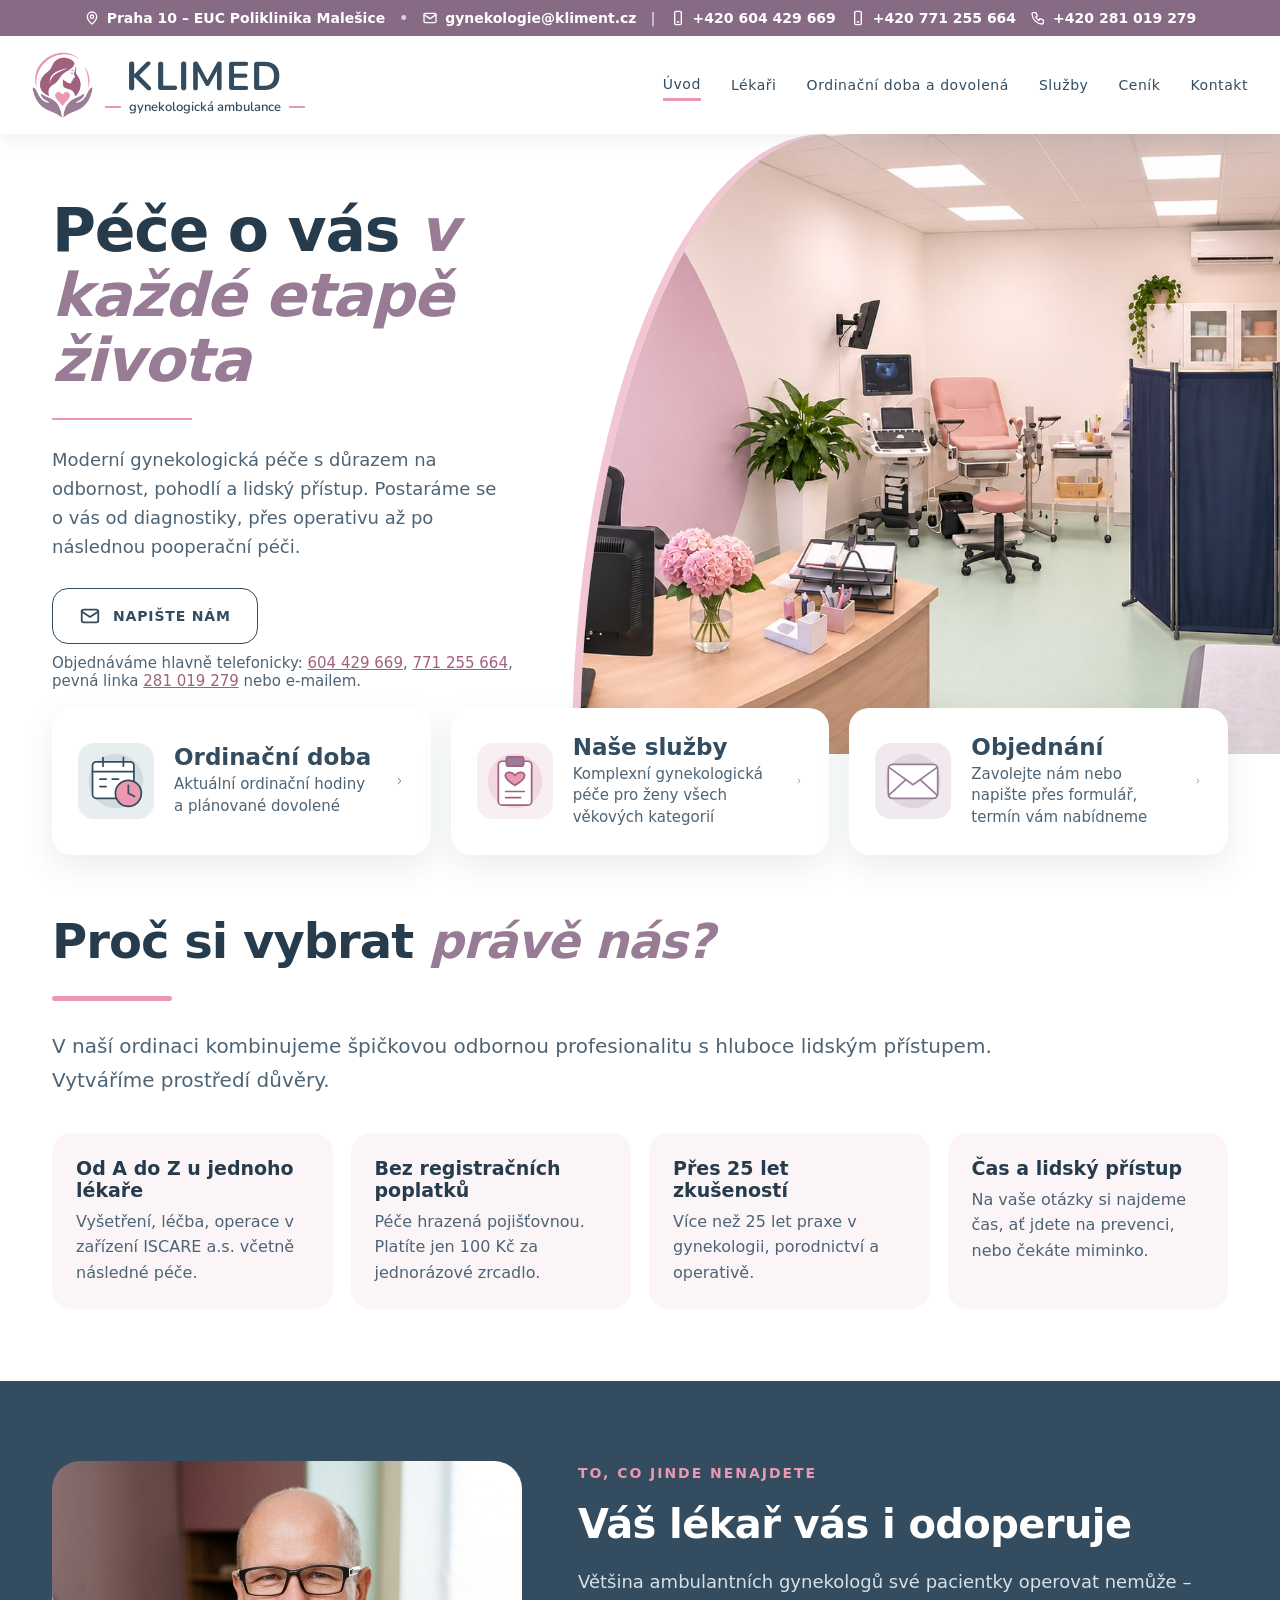
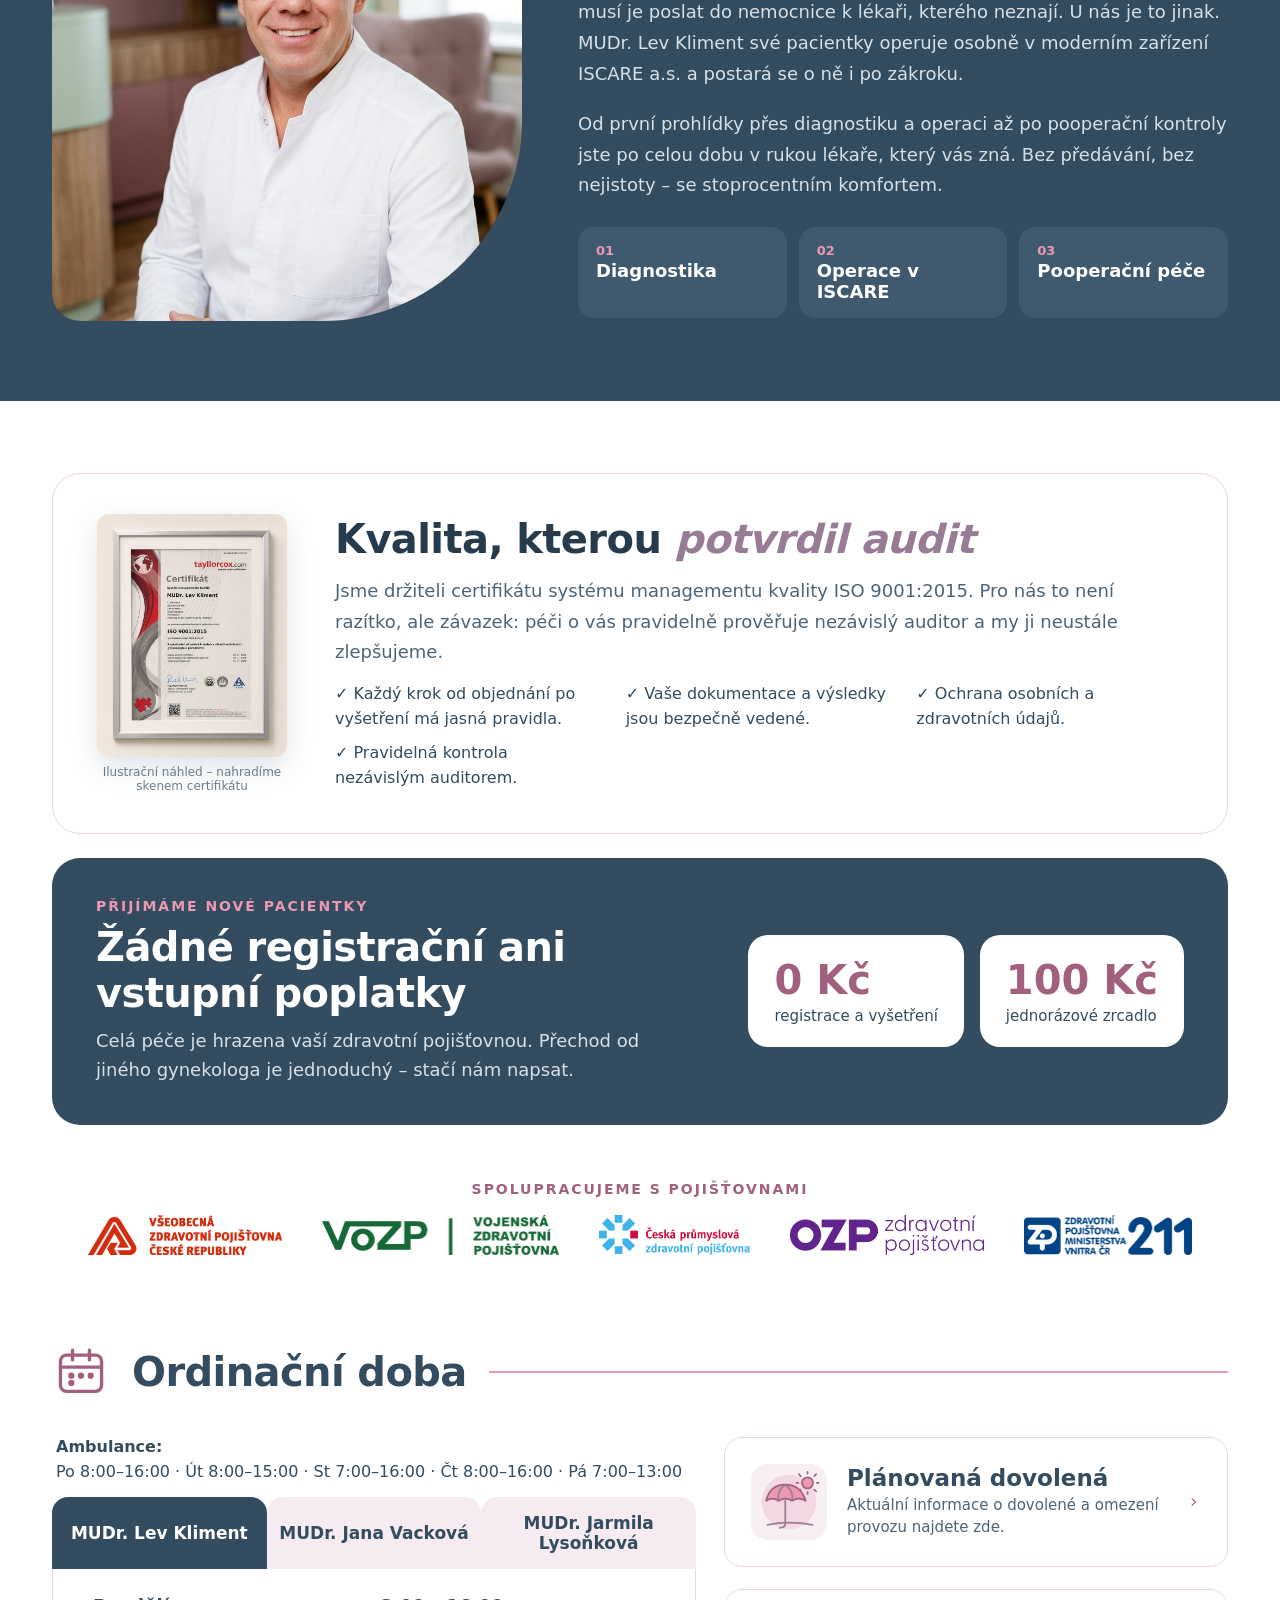
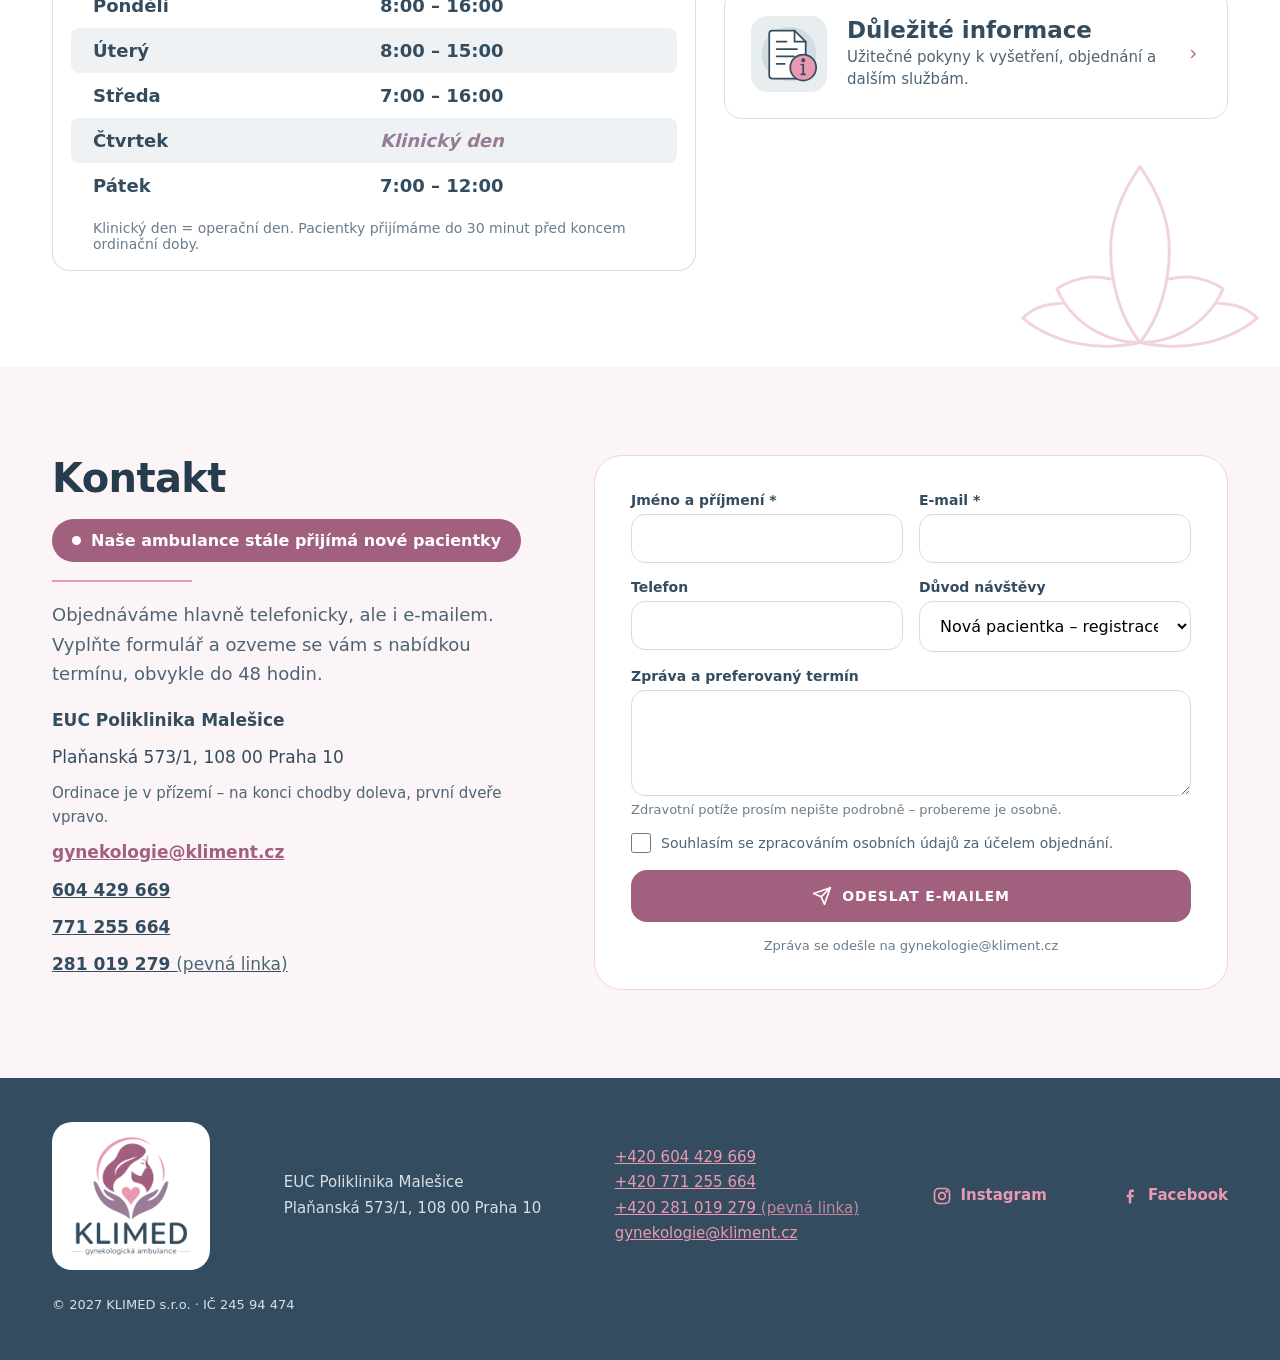
<file: klimed/index.html>
<!doctype html>
<html lang="cs">
<head>
<meta charset="utf-8">
<title>KLIMED – gynekologická ambulance</title>
<meta name="viewport" content="width=device-width, initial-scale=1">
<meta name="robots" content="noindex, nofollow">
<link rel="icon" type="image/png" href="/klimed/img/favicon.png">
<style>
body{margin:0;background:#FFFFFF}
a{color:#A2607F}a:hover{color:#844A66}
</style>
<style>html{scroll-behavior:smooth}*{box-sizing:border-box}img{max-width:100%}</style>
<link rel="preconnect" href="https://fonts.googleapis.com">
<link href="https://fonts.googleapis.com/css2?family=Nunito:wght@600;700;800&amp;display=swap" rel="stylesheet">
<style>@media (max-width: 760px){[data-sticky]{position: static !important}}</style>
<style>.kl-strip-mob{display:none}.kl-strip-mob summary::-webkit-details-marker{display:none}@media (max-width: 760px){.kl-strip-desk{display:none !important}.kl-strip-mob{display:block}}</style>
<style>section[id]{scroll-margin-top:170px}@media (max-width: 760px){section[id]{scroll-margin-top:0}}</style>
</head>
<body>
<div style="font-family: ui-sans-serif, system-ui, -apple-system, BlinkMacSystemFont, 'Segoe UI', Roboto, 'Helvetica Neue', Arial, sans-serif; font-size: 18px; color: #334C5F; background: #FFFFFF; width: 100%; position: relative; overflow-x: clip">

<div data-sticky style="position: sticky; top: 0; z-index: 50; background: #FFFFFF; box-shadow: 0 4px 18px rgba(51,76,95,0.10)">
<div style="background: #876A84; color: #FFFFFF; font-family: ui-sans-serif, system-ui, -apple-system, BlinkMacSystemFont, 'Segoe UI', Roboto, 'Helvetica Neue', Arial, sans-serif; font-weight: 700; font-size: 16px">
<div class="kl-strip-desk" style="max-width: 1240px; margin: 0 auto; padding: 10px 32px; display: flex; flex-wrap: wrap; justify-content: center; align-items: center; gap: 10px 14px; font-size: 14px"><span style="display: inline-flex; align-items: center; gap: 7px"><svg aria-hidden="true" width="16" height="16" viewBox="0 0 24 24" fill="none" stroke="#FFFFFF" stroke-width="2" stroke-linecap="round" stroke-linejoin="round" style="flex: 0 0 auto"><path d="M12 21s-7-6-7-11a7 7 0 0 1 14 0c0 5-7 11-7 11z"/><circle cx="12" cy="10" r="2.5"/></svg>Praha 10 – EUC Poliklinika Malešice</span><span aria-hidden="true" style="opacity: .7">•</span><a href="mailto:gynekologie@kliment.cz" style="color: #FFFFFF; text-decoration: none; display: inline-flex; align-items: center; gap: 7px"><svg aria-hidden="true" width="16" height="16" viewBox="0 0 24 24" fill="none" stroke="#FFFFFF" stroke-width="2" stroke-linecap="round" stroke-linejoin="round" style="flex: 0 0 auto"><rect x="3" y="5" width="18" height="14" rx="2"/><path d="M3 7l9 6 9-6"/></svg>gynekologie@kliment.cz</a><span aria-hidden="true" style="opacity: .7">|</span><a href="tel:+420604429669" style="color: #FFFFFF; text-decoration: none; display: inline-flex; align-items: center; gap: 7px"><svg aria-hidden="true" width="16" height="16" viewBox="0 0 24 24" fill="none" stroke="#FFFFFF" stroke-width="2" stroke-linecap="round" stroke-linejoin="round" style="flex: 0 0 auto"><rect x="7" y="2" width="10" height="20" rx="2"/><path d="M11 18h2"/></svg>+420 604 429 669</a><a href="tel:+420771255664" style="color: #FFFFFF; text-decoration: none; display: inline-flex; align-items: center; gap: 7px"><svg aria-hidden="true" width="16" height="16" viewBox="0 0 24 24" fill="none" stroke="#FFFFFF" stroke-width="2" stroke-linecap="round" stroke-linejoin="round" style="flex: 0 0 auto"><rect x="7" y="2" width="10" height="20" rx="2"/><path d="M11 18h2"/></svg>+420 771 255 664</a><a href="tel:+420281019279" style="color: #FFFFFF; text-decoration: none; display: inline-flex; align-items: center; gap: 7px"><svg aria-hidden="true" width="16" height="16" viewBox="0 0 24 24" fill="none" stroke="#FFFFFF" stroke-width="2" stroke-linecap="round" stroke-linejoin="round" style="flex: 0 0 auto"><path d="M5 4h4l2 5-2.5 1.5a11 11 0 0 0 5 5L15 13l5 2v4a2 2 0 0 1-2 2A16 16 0 0 1 3 6a2 2 0 0 1 2-2"/></svg>+420 281 019 279</a></div><details class="kl-strip-mob" style="padding: 10px 20px; font-size: 15px"><summary style="cursor: pointer; display: flex; align-items: center; justify-content: center; gap: 8px; list-style: none">Kontakt a adresa <svg aria-hidden="true" width="16" height="16" viewBox="0 0 24 24" fill="none" stroke="#FFFFFF" stroke-width="2" stroke-linecap="round" stroke-linejoin="round"><path d="M6 9l6 6 6-6"/></svg></summary><div style="display: flex; flex-direction: column; align-items: center; gap: 10px; padding-top: 10px"><span style="display: inline-flex; align-items: center; gap: 7px"><svg aria-hidden="true" width="16" height="16" viewBox="0 0 24 24" fill="none" stroke="#FFFFFF" stroke-width="2" stroke-linecap="round" stroke-linejoin="round" style="flex: 0 0 auto"><path d="M12 21s-7-6-7-11a7 7 0 0 1 14 0c0 5-7 11-7 11z"/><circle cx="12" cy="10" r="2.5"/></svg>Praha 10 – EUC Poliklinika Malešice</span><a href="mailto:gynekologie@kliment.cz" style="color: #FFFFFF; text-decoration: none; display: inline-flex; align-items: center; gap: 7px"><svg aria-hidden="true" width="16" height="16" viewBox="0 0 24 24" fill="none" stroke="#FFFFFF" stroke-width="2" stroke-linecap="round" stroke-linejoin="round" style="flex: 0 0 auto"><rect x="3" y="5" width="18" height="14" rx="2"/><path d="M3 7l9 6 9-6"/></svg>gynekologie@kliment.cz</a><a href="tel:+420604429669" style="color: #FFFFFF; text-decoration: none; display: inline-flex; align-items: center; gap: 7px"><svg aria-hidden="true" width="16" height="16" viewBox="0 0 24 24" fill="none" stroke="#FFFFFF" stroke-width="2" stroke-linecap="round" stroke-linejoin="round" style="flex: 0 0 auto"><rect x="7" y="2" width="10" height="20" rx="2"/><path d="M11 18h2"/></svg>+420 604 429 669</a><a href="tel:+420771255664" style="color: #FFFFFF; text-decoration: none; display: inline-flex; align-items: center; gap: 7px"><svg aria-hidden="true" width="16" height="16" viewBox="0 0 24 24" fill="none" stroke="#FFFFFF" stroke-width="2" stroke-linecap="round" stroke-linejoin="round" style="flex: 0 0 auto"><rect x="7" y="2" width="10" height="20" rx="2"/><path d="M11 18h2"/></svg>+420 771 255 664</a><a href="tel:+420281019279" style="color: #FFFFFF; text-decoration: none; display: inline-flex; align-items: center; gap: 7px"><svg aria-hidden="true" width="16" height="16" viewBox="0 0 24 24" fill="none" stroke="#FFFFFF" stroke-width="2" stroke-linecap="round" stroke-linejoin="round" style="flex: 0 0 auto"><path d="M5 4h4l2 5-2.5 1.5a11 11 0 0 0 5 5L15 13l5 2v4a2 2 0 0 1-2 2A16 16 0 0 1 3 6a2 2 0 0 1 2-2"/></svg>+420 281 019 279</a></div></details>
</div>

<header style="background: #FFFFFF">
<div style="max-width: 1280px; margin: 0 auto; padding: 16px 32px; display: flex; flex-wrap: wrap; align-items: center; justify-content: space-between; gap: 20px">
<a href="/klimed" aria-label="KLIMED – gynekologická ambulance, úvod" style="display: flex; align-items: center; gap: 12px; text-decoration: none; color: #334C5F"><img src="/klimed/img/emblem.png" alt="" style="height: 66px; width: auto; display: block"><span style="display: flex; flex-direction: column; align-items: center; line-height: 1"><span style="font-family: 'Nunito', sans-serif; font-weight: 700; font-size: 40px; letter-spacing: 0.03em">KLIMED</span><span style="display: flex; align-items: center; gap: 8px; font-family: 'Nunito', sans-serif; font-size: 13px; font-weight: 600; padding-top: 4px; white-space: nowrap"><span style="width: 16px; height: 1.5px; background: #EA99B0"></span>gynekologická ambulance<span style="width: 16px; height: 1.5px; background: #EA99B0"></span></span></span></a>
<nav aria-label="Hlavní menu" style="display: flex; flex-wrap: wrap; align-items: center; gap: 30px; font-family: ui-sans-serif, system-ui, -apple-system, BlinkMacSystemFont, 'Segoe UI', Roboto, 'Helvetica Neue', Arial, sans-serif; font-size: 14px; font-weight: 500; letter-spacing: 0.04em">
<a href="#" aria-current="page" style="color: #334C5F; text-decoration: none; border-bottom: 3px solid #EA99B0; padding: 6px 0">Úvod</a>
<a href="/klimed/tym" style="color: #334C5F; text-decoration: none">Lékaři</a>
<a href="/klimed/ordinacni-doba" style="color: #334C5F; text-decoration: none">Ordinační doba a dovolená</a>
<a href="/klimed/sluzby" style="color: #334C5F; text-decoration: none">Služby</a>
<a href="/klimed/cenik" style="color: #334C5F; text-decoration: none">Ceník</a>
<a href="#kontakt" style="color: #334C5F; text-decoration: none">Kontakt</a>
</nav>
</div>
</header>
</div>

<section style="display: flex; flex-wrap: wrap; align-items: stretch; background: #FFFFFF">
<div style="flex: 1 1 520px; min-width: 0; padding: 64px 40px 64px max(32px, calc((100% - 1240px) / 2 + 32px)); display: flex; flex-direction: column; justify-content: center; gap: 26px; box-sizing: border-box">
<h1 style="margin: 0; font-family: ui-sans-serif, system-ui, -apple-system, BlinkMacSystemFont, 'Segoe UI', Roboto, 'Helvetica Neue', Arial, sans-serif; font-size: 60px; line-height: 1.08; font-weight: 700; letter-spacing: -0.02em; color: #263B4C">Péče o vás <span style="font-style: italic; color: #987B95">v každé etapě života</span></h1>
<span style="width: 140px; height: 2px; background: #EA99B0"></span>
<p style="margin: 0; font-size: 18px; font-weight: 300; line-height: 1.6; color: #4E6475; max-width: 460px">Moderní gynekologická péče s důrazem na odbornost, pohodlí a lidský přístup. Postaráme se o vás od diagnostiky, přes operativu až po následnou pooperační péči.</p>
<div style="display: flex; flex-direction: column; gap: 10px"><a href="#kontakt" style="align-self: flex-start; display: flex; align-items: center; gap: 12px; color: #334C5F; text-decoration: none; font-family: ui-sans-serif, system-ui, -apple-system, BlinkMacSystemFont, 'Segoe UI', Roboto, 'Helvetica Neue', Arial, sans-serif; font-weight: 700; font-size: 14px; border: 1.5px solid #334C5F; border-radius: 16px; padding: 16px 26px; letter-spacing: 0.06em; text-transform: uppercase"><svg aria-hidden="true" width="22" height="22" viewBox="0 0 24 24" fill="none" stroke="#334C5F" stroke-width="2" stroke-linecap="round" stroke-linejoin="round"><rect x="3" y="5" width="18" height="14" rx="2"/><path d="M3 7l9 6 9-6"/></svg>Napište nám</a><span style="font-size: 15px; color: #4E6475">Objednáváme hlavně telefonicky: <a href="tel:+420604429669" style="white-space: nowrap">604 429 669</a>, <a href="tel:+420771255664" style="white-space: nowrap">771 255 664</a>,<br>pevná linka <a href="tel:+420281019279" style="white-space: nowrap">281 019 279</a> nebo e-mailem.</span></div>
</div>
<div style="flex: 1 1 640px; min-width: 0; min-height: 560px; position: relative; overflow: hidden; border-top-left-radius: 36% 100%; border-bottom-left-radius: 0; box-shadow: -8px 0 0 #F3C6D4">
<img src="/klimed/img/hero.jpg" alt="Světlá ordinace KLIMED s gynekologickým křeslem a ultrazvukem" style="position: absolute; top: 0; left: 0; width: 100%; height: 100%; object-fit: cover; object-position: 52% center">
</div>
</section>

<section style="position: relative; max-width: 1240px; margin: -10px auto 0; padding: 0 32px">
<div style="display: grid; grid-template-columns: repeat(auto-fit, minmax(300px, 1fr)); gap: 20px; position: relative; top: -36px">
<a href="/klimed/ordinacni-doba" style="text-decoration: none; color: #334C5F; background: #FFFFFF; border-radius: 20px; padding: 26px; display: flex; align-items: center; gap: 20px; box-shadow: 0 12px 32px rgba(51,76,95,0.10)"><img src="/klimed/img/ikony/11-ordinacni-doba.svg" alt="" width="76" height="76" style="flex: 0 0 auto; width: 76px; height: 76px; border-radius: 16px; display: block"><span style="flex: 1 1 auto; display: flex; flex-direction: column; gap: 4px"><span style="font-family: ui-sans-serif, system-ui, -apple-system, BlinkMacSystemFont, 'Segoe UI', Roboto, 'Helvetica Neue', Arial, sans-serif; font-weight: 600; font-size: 23px">Ordinační doba</span><span style="font-size: 15px; line-height: 1.45; color: #4E6475">Aktuální ordinační hodiny a plánované dovolené</span></span><svg aria-hidden="true" width="20" height="20" viewBox="0 0 24 24" fill="none" stroke="#A2607F" stroke-width="2" stroke-linecap="round" stroke-linejoin="round"><path d="M9 6l6 6-6 6"/></svg></a>
<a href="/klimed/sluzby" style="text-decoration: none; color: #334C5F; background: #FFFFFF; border-radius: 20px; padding: 26px; display: flex; align-items: center; gap: 20px; box-shadow: 0 12px 32px rgba(51,76,95,0.10)"><img src="/klimed/img/ikony/12-nase-sluzby.svg" alt="" width="76" height="76" style="flex: 0 0 auto; width: 76px; height: 76px; border-radius: 16px; display: block"><span style="flex: 1 1 auto; display: flex; flex-direction: column; gap: 4px"><span style="font-family: ui-sans-serif, system-ui, -apple-system, BlinkMacSystemFont, 'Segoe UI', Roboto, 'Helvetica Neue', Arial, sans-serif; font-weight: 600; font-size: 23px">Naše služby</span><span style="font-size: 15px; line-height: 1.45; color: #4E6475">Komplexní gynekologická péče pro ženy všech věkových kategorií</span></span><svg aria-hidden="true" width="20" height="20" viewBox="0 0 24 24" fill="none" stroke="#A2607F" stroke-width="2" stroke-linecap="round" stroke-linejoin="round"><path d="M9 6l6 6-6 6"/></svg></a>
<a href="#kontakt" style="text-decoration: none; color: #334C5F; background: #FFFFFF; border-radius: 20px; padding: 26px; display: flex; align-items: center; gap: 20px; box-shadow: 0 12px 32px rgba(51,76,95,0.10)"><img src="/klimed/img/ikony/13-email.svg" alt="" width="76" height="76" style="flex: 0 0 auto; width: 76px; height: 76px; border-radius: 16px; display: block"><span style="flex: 1 1 auto; display: flex; flex-direction: column; gap: 4px"><span style="font-family: ui-sans-serif, system-ui, -apple-system, BlinkMacSystemFont, 'Segoe UI', Roboto, 'Helvetica Neue', Arial, sans-serif; font-weight: 600; font-size: 23px">Objednání</span><span style="font-size: 15px; line-height: 1.45; color: #4E6475">Zavolejte nám nebo napište přes formulář, termín vám nabídneme</span></span><svg aria-hidden="true" width="20" height="20" viewBox="0 0 24 24" fill="none" stroke="#A2607F" stroke-width="2" stroke-linecap="round" stroke-linejoin="round"><path d="M9 6l6 6-6 6"/></svg></a>
</div>
</section>

<section id="proc-my" style="max-width: 1240px; margin: 0 auto; padding: 24px 32px 72px; display: flex; flex-direction: column; gap: 28px">
<h2 style="margin: 0; font-family: ui-sans-serif, system-ui, -apple-system, BlinkMacSystemFont, 'Segoe UI', Roboto, 'Helvetica Neue', Arial, sans-serif; font-size: 48px; font-weight: 700; letter-spacing: -0.02em; line-height: 1.1; color: #263B4C">Proč si vybrat <span style="font-style: italic; color: #987B95">právě nás?</span></h2>
<span style="width: 120px; height: 5px; border-radius: 3px; background: #EA99B0"></span>
<p style="margin: 0; font-size: 20px; font-weight: 300; line-height: 1.7; color: #4E6475; max-width: 980px">V naší ordinaci kombinujeme špičkovou odbornou profesionalitu s hluboce lidským přístupem. Vytváříme prostředí důvěry.</p>
<div style="display: grid; grid-template-columns: repeat(auto-fit, minmax(240px, 1fr)); gap: 18px; padding-top: 8px">
<div style="display: flex; flex-direction: column; gap: 8px; padding: 24px; border-radius: 20px; background: #FBF5F8"><span style="font-weight: 700; font-size: 19px; color: #263B4C">Od A do Z u jednoho lékaře</span><span style="font-size: 16px; line-height: 1.6; color: #4E6475">Vyšetření, léčba, operace v zařízení ISCARE a.s. včetně následné péče.</span></div>
<div style="display: flex; flex-direction: column; gap: 8px; padding: 24px; border-radius: 20px; background: #FBF5F8"><span style="font-weight: 700; font-size: 19px; color: #263B4C">Bez registračních poplatků</span><span style="font-size: 16px; line-height: 1.6; color: #4E6475">Péče hrazená pojišťovnou. Platíte jen 100 Kč za jednorázové zrcadlo.</span></div>
<div style="display: flex; flex-direction: column; gap: 8px; padding: 24px; border-radius: 20px; background: #FBF5F8"><span style="font-weight: 700; font-size: 19px; color: #263B4C">Přes 25 let zkušeností</span><span style="font-size: 16px; line-height: 1.6; color: #4E6475">Více než 25 let praxe v gynekologii, porodnictví a operativě.</span></div>
<div style="display: flex; flex-direction: column; gap: 8px; padding: 24px; border-radius: 20px; background: #FBF5F8"><span style="font-weight: 700; font-size: 19px; color: #263B4C">Čas a lidský přístup</span><span style="font-size: 16px; line-height: 1.6; color: #4E6475">Na vaše otázky si najdeme čas, ať jdete na prevenci, nebo čekáte miminko.</span></div>
</div>
</section>
<section id="operace" style="background: #334C5F; color: #FFFFFF">
<div style="max-width: 1240px; margin: 0 auto; padding: 80px 32px; display: flex; flex-wrap: wrap; gap: 56px; align-items: center">
<div style="flex: 1 1 380px; min-width: 0; height: 460px; border-radius: 28px 28px 200px 28px; overflow: hidden; background: #2A3F50"><img src="/klimed/img/lekar-kliment.jpg" alt="MUDr. Lev Kliment" style="width: 100%; height: 100%; object-fit: cover; object-position: center 20%; display: block"></div>
<div style="flex: 1 1 560px; min-width: 0; display: flex; flex-direction: column; gap: 20px">
<span style="font-size: 14px; font-weight: 700; letter-spacing: 0.14em; text-transform: uppercase; color: #EA99B0">To, co jinde nenajdete</span>
<h2 style="margin: 0; font-family: ui-sans-serif, system-ui, -apple-system, BlinkMacSystemFont, 'Segoe UI', Roboto, 'Helvetica Neue', Arial, sans-serif; font-size: 40px; font-weight: 700; letter-spacing: -0.015em; line-height: 1.15">Váš lékař vás i odoperuje</h2>
<p style="margin: 0; font-size: 18px; font-weight: 300; line-height: 1.7; color: #D8E0E7">Většina ambulantních gynekologů své pacientky operovat nemůže – musí je poslat do nemocnice k lékaři, kterého neznají. U nás je to jinak. MUDr. Lev Kliment své pacientky operuje osobně v moderním zařízení ISCARE a.s. a postará se o ně i po zákroku.</p>
<p style="margin: 0; font-size: 18px; font-weight: 300; line-height: 1.7; color: #D8E0E7">Od první prohlídky přes diagnostiku a operaci až po pooperační kontroly jste po celou dobu v rukou lékaře, který vás zná. Bez předávání, bez nejistoty – se stoprocentním komfortem.</p>
<div style="display: grid; grid-template-columns: repeat(auto-fit, minmax(150px, 1fr)); gap: 12px; padding-top: 6px">
<div style="background: #3F5A6E; border-radius: 16px; padding: 16px 18px; display: flex; flex-direction: column; gap: 2px"><span style="font-size: 13px; font-weight: 700; color: #EA99B0">01</span><span style="font-weight: 700">Diagnostika</span></div>
<div style="background: #3F5A6E; border-radius: 16px; padding: 16px 18px; display: flex; flex-direction: column; gap: 2px"><span style="font-size: 13px; font-weight: 700; color: #EA99B0">02</span><span style="font-weight: 700">Operace v ISCARE</span></div>
<div style="background: #3F5A6E; border-radius: 16px; padding: 16px 18px; display: flex; flex-direction: column; gap: 2px"><span style="font-size: 13px; font-weight: 700; color: #EA99B0">03</span><span style="font-weight: 700">Pooperační péče</span></div>
</div>
</div>
</div>
</section>
<section id="kvalita" style="max-width: 1240px; margin: 0 auto; padding: 72px 32px 24px">
<div style="border: 1.5px solid #EBD6DF; border-radius: 28px; padding: 40px 44px; display: flex; flex-wrap: wrap; gap: 32px 48px; align-items: center">
<figure style="flex: 0 0 auto; margin: 0; display: flex; flex-direction: column; gap: 8px; align-items: center"><a href="/klimed/img/certifikat-iso.jpg" target="_blank" rel="noopener" style="display: block; width: 190px; border-radius: 12px; overflow: hidden; box-shadow: 0 10px 28px rgba(51,76,95,0.16)"><img src="/klimed/img/certifikat-iso.jpg" alt="Certifikát systému managementu kvality ISO 9001:2015" style="width: 100%; height: auto; display: block"></a><figcaption style="font-size: 12px; color: #6B7C8A; text-align: center; max-width: 190px">Ilustrační náhled – nahradíme skenem certifikátu</figcaption></figure>
<div style="flex: 1 1 520px; min-width: 0; display: flex; flex-direction: column; gap: 14px">
<h2 style="margin: 0; font-family: ui-sans-serif, system-ui, -apple-system, BlinkMacSystemFont, 'Segoe UI', Roboto, 'Helvetica Neue', Arial, sans-serif; font-size: 40px; font-weight: 700; letter-spacing: -0.015em; line-height: 1.15; color: #263B4C">Kvalita, kterou <span style="font-style: italic; color: #987B95">potvrdil audit</span></h2>
<p style="margin: 0; font-size: 18px; font-weight: 300; line-height: 1.7; color: #4E6475">Jsme držiteli certifikátu systému managementu kvality ISO 9001:2015. Pro nás to není razítko, ale závazek: péči o vás pravidelně prověřuje nezávislý auditor a my ji neustále zlepšujeme.</p>
<div style="display: grid; grid-template-columns: repeat(auto-fit, minmax(220px, 1fr)); gap: 10px 24px; font-size: 16px; line-height: 1.55">
<span>✓ Každý krok od objednání po vyšetření má jasná pravidla.</span>
<span>✓ Vaše dokumentace a výsledky jsou bezpečně vedené.</span>
<span>✓ Ochrana osobních a zdravotních údajů.</span>
<span>✓ Pravidelná kontrola nezávislým auditorem.</span>
</div>
</div>
</div>
</section>
<section id="cenik" style="max-width: 1240px; margin: 0 auto; padding: 0 32px 56px">
<div style="background: #334C5F; color: #FFFFFF; border-radius: 28px; padding: 40px 44px; display: flex; flex-wrap: wrap; gap: 28px 56px; align-items: center; justify-content: space-between">
<div style="flex: 1 1 460px; min-width: 0; display: flex; flex-direction: column; gap: 10px">
<span style="font-size: 14px; font-weight: 600; letter-spacing: 0.14em; text-transform: uppercase; color: #EA99B0">Přijímáme nové pacientky</span>
<h2 style="margin: 0; font-family: ui-sans-serif, system-ui, -apple-system, BlinkMacSystemFont, 'Segoe UI', Roboto, 'Helvetica Neue', Arial, sans-serif; font-size: 40px; font-weight: 700; letter-spacing: -0.015em; line-height: 1.15">Žádné registrační ani vstupní poplatky</h2>
<p style="margin: 0; font-size: 18px; font-weight: 300; line-height: 1.65; color: #D8E0E7">Celá péče je hrazena vaší zdravotní pojišťovnou. Přechod od jiného gynekologa je jednoduchý – stačí nám napsat.</p>
</div>
<div style="display: flex; gap: 16px; flex-wrap: wrap">
<div style="background: #FFFFFF; color: #334C5F; border-radius: 20px; padding: 22px 26px; display: flex; flex-direction: column; gap: 4px; min-width: 180px"><span style="font-family: ui-sans-serif, system-ui, -apple-system, BlinkMacSystemFont, 'Segoe UI', Roboto, 'Helvetica Neue', Arial, sans-serif; font-size: 40px; font-weight: 600; color: #A2607F">0 Kč</span><span style="font-size: 15px">registrace a vyšetření</span></div>
<div style="background: #FFFFFF; color: #334C5F; border-radius: 20px; padding: 22px 26px; display: flex; flex-direction: column; gap: 4px; min-width: 180px"><span style="font-family: ui-sans-serif, system-ui, -apple-system, BlinkMacSystemFont, 'Segoe UI', Roboto, 'Helvetica Neue', Arial, sans-serif; font-size: 40px; font-weight: 600; color: #A2607F">100 Kč</span><span style="font-size: 15px">jednorázové zrcadlo</span></div>
</div>
</div>
</section>
<section id="pojistovny" style="max-width: 1240px; margin: 0 auto; padding: 0 32px 64px; display: flex; flex-direction: column; gap: 18px; align-items: center"><span style="font-size: 14px; font-weight: 700; letter-spacing: 0.14em; text-transform: uppercase; color: #A2607F">Spolupracujeme s pojišťovnami</span><div style="display: flex; flex-wrap: wrap; gap: 28px 40px; align-items: center; justify-content: center"><img src="/klimed/img/pojistovny/vzp.png" alt="VZP" style="height: 40px; width: auto; display: block"><img src="/klimed/img/pojistovny/vozp.png" alt="VoZP" style="height: 40px; width: auto; display: block"><img src="/klimed/img/pojistovny/cpzp.png" alt="ČPZP" style="height: 40px; width: auto; display: block"><img src="/klimed/img/pojistovny/ozp.png" alt="OZP" style="height: 40px; width: auto; display: block"><img src="/klimed/img/pojistovny/zpmv.png" alt="ZPMV" style="height: 40px; width: auto; display: block"></div></section>
<section style="position: relative; max-width: 1240px; margin: 0 auto; padding: 24px 32px 96px; display: flex; flex-direction: column; gap: 36px">
<div style="display: flex; align-items: center; gap: 22px">
<svg aria-hidden="true" width="58" height="58" viewBox="0 0 24 24" fill="none" stroke="#A2607F" stroke-width="1.4" stroke-linecap="round" stroke-linejoin="round" style="flex: 0 0 auto"><rect x="3.5" y="5" width="17" height="15" rx="2.5"/><path d="M3.5 10h17M8.5 3v4M15.5 3v4"/><circle cx="8" cy="13.5" r="0.6" fill="#A2607F"/><circle cx="12" cy="13.5" r="0.6" fill="#A2607F"/><circle cx="16" cy="13.5" r="0.6" fill="#A2607F"/><circle cx="8" cy="16.5" r="0.6" fill="#A2607F"/></svg>
<h2 style="margin: 0; font-family: ui-sans-serif, system-ui, -apple-system, BlinkMacSystemFont, 'Segoe UI', Roboto, 'Helvetica Neue', Arial, sans-serif; font-size: 40px; font-weight: 700; letter-spacing: -0.015em; white-space: nowrap">Ordinační doba</h2>
<span style="flex: 1 1 auto; height: 2px; background: #EA99B0"></span>
</div>
<div style="display: flex; flex-wrap: wrap; gap: 28px; align-items: flex-start">
<div style="flex: 1 1 560px; min-width: 0; display: flex; flex-direction: column">
<div style="display: flex; flex-wrap: wrap; align-items: baseline; gap: 6px 14px; padding: 0 4px 16px; font-size: 16px"><span style="font-weight: 700">Ambulance:</span><span>Po 8:00–16:00 · Út 8:00–15:00 · St 7:00–16:00 · Čt 8:00–16:00 · Pá 7:00–13:00</span></div>
<div data-tabs="#h-rozpis" role="tablist" aria-label="Výběr lékaře" style="display: grid; grid-template-columns: repeat(3, minmax(0, 1fr))"><button type="button" role="tab" data-tab="k" data-on="font: inherit; font-family: ui-sans-serif, system-ui, -apple-system, BlinkMacSystemFont, 'Segoe UI', Roboto, 'Helvetica Neue', Arial, sans-serif; font-weight: 600; font-size: 17px; border: 0; border-radius: 16px 16px 0 0; padding: 16px 10px; cursor: pointer; background: #334C5F; color: #FFFFFF" data-off="font: inherit; font-family: ui-sans-serif, system-ui, -apple-system, BlinkMacSystemFont, 'Segoe UI', Roboto, 'Helvetica Neue', Arial, sans-serif; font-weight: 600; font-size: 17px; border: 0; border-radius: 16px 16px 0 0; padding: 16px 10px; cursor: pointer; background: #F6EBF0; color: #334C5F" style="font: inherit; font-family: ui-sans-serif, system-ui, -apple-system, BlinkMacSystemFont, 'Segoe UI', Roboto, 'Helvetica Neue', Arial, sans-serif; font-weight: 700; font-size: 14px; border: 0; border-radius: 16px 16px 0 0; padding: 16px 10px; cursor: pointer; background: #334C5F; color: #FFFFFF; letter-spacing: 0.06em; text-transform: uppercase">MUDr. Lev Kliment</button><button type="button" role="tab" data-tab="v" data-on="font: inherit; font-family: ui-sans-serif, system-ui, -apple-system, BlinkMacSystemFont, 'Segoe UI', Roboto, 'Helvetica Neue', Arial, sans-serif; font-weight: 600; font-size: 17px; border: 0; border-radius: 16px 16px 0 0; padding: 16px 10px; cursor: pointer; background: #A2607F; color: #FFFFFF" data-off="font: inherit; font-family: ui-sans-serif, system-ui, -apple-system, BlinkMacSystemFont, 'Segoe UI', Roboto, 'Helvetica Neue', Arial, sans-serif; font-weight: 600; font-size: 17px; border: 0; border-radius: 16px 16px 0 0; padding: 16px 10px; cursor: pointer; background: #F6EBF0; color: #334C5F" style="font: inherit; font-family: ui-sans-serif, system-ui, -apple-system, BlinkMacSystemFont, 'Segoe UI', Roboto, 'Helvetica Neue', Arial, sans-serif; font-weight: 600; font-size: 17px; border: 0; border-radius: 16px 16px 0 0; padding: 16px 10px; cursor: pointer; background: #F6EBF0; color: #334C5F">MUDr. Jana Vacková</button><button type="button" role="tab" data-tab="l" data-on="font: inherit; font-family: ui-sans-serif, system-ui, -apple-system, BlinkMacSystemFont, 'Segoe UI', Roboto, 'Helvetica Neue', Arial, sans-serif; font-weight: 600; font-size: 17px; border: 0; border-radius: 16px 16px 0 0; padding: 16px 10px; cursor: pointer; background: #A2607F; color: #FFFFFF" data-off="font: inherit; font-family: ui-sans-serif, system-ui, -apple-system, BlinkMacSystemFont, 'Segoe UI', Roboto, 'Helvetica Neue', Arial, sans-serif; font-weight: 600; font-size: 17px; border: 0; border-radius: 16px 16px 0 0; padding: 16px 10px; cursor: pointer; background: #F6EBF0; color: #334C5F" style="font: inherit; font-family: ui-sans-serif, system-ui, -apple-system, BlinkMacSystemFont, 'Segoe UI', Roboto, 'Helvetica Neue', Arial, sans-serif; font-weight: 600; font-size: 17px; border: 0; border-radius: 16px 16px 0 0; padding: 16px 10px; cursor: pointer; background: #F6EBF0; color: #334C5F">MUDr. Jarmila Lysoňková</button></div>
<div id="h-rozpis" style="border: 1.5px solid #EBD6DF; border-top: 0; border-radius: 0 0 18px 18px; padding: 14px 18px; display: flex; flex-direction: column">
<div data-panel="k" style="display: flex; flex-direction: column"><div style="display: grid; grid-template-columns: 1fr 1fr; align-items: center; gap: 12px; padding: 12px 22px; border-radius: 8px; font-size: 18px"><span style="font-weight: 700">Pondělí</span><span style="font-weight: 600">8:00 – 16:00</span></div><div style="display: grid; grid-template-columns: 1fr 1fr; align-items: center; gap: 12px; padding: 12px 22px; border-radius: 8px; background: #EEF2F5; font-size: 18px"><span style="font-weight: 700">Úterý</span><span style="font-weight: 600">8:00 – 15:00</span></div><div style="display: grid; grid-template-columns: 1fr 1fr; align-items: center; gap: 12px; padding: 12px 22px; border-radius: 8px; font-size: 18px"><span style="font-weight: 700">Středa</span><span style="font-weight: 600">7:00 – 16:00</span></div><div style="display: grid; grid-template-columns: 1fr 1fr; align-items: center; gap: 12px; padding: 12px 22px; border-radius: 8px; background: #EEF2F5; font-size: 18px"><span style="font-weight: 700">Čtvrtek</span><span style="font-weight: 600; font-style: italic; color: #987B95">Klinický den</span></div><div style="display: grid; grid-template-columns: 1fr 1fr; align-items: center; gap: 12px; padding: 12px 22px; border-radius: 8px; font-size: 18px"><span style="font-weight: 700">Pátek</span><span style="font-weight: 600">7:00 – 12:00</span></div></div><div data-panel="v" style="display: flex; flex-direction: column"><div style="display: grid; grid-template-columns: 1fr 1fr; align-items: center; gap: 12px; padding: 12px 22px; border-radius: 8px; font-size: 18px"><span style="font-weight: 700">Pondělí</span><span style="font-weight: 600">9:00 – 16:00</span></div><div style="display: grid; grid-template-columns: 1fr 1fr; align-items: center; gap: 12px; padding: 12px 22px; border-radius: 8px; background: #F8EDF2; font-size: 18px"><span style="font-weight: 700">Úterý</span><span style="font-weight: 600; font-style: italic; color: #987B95">Klinický den</span></div><div style="display: grid; grid-template-columns: 1fr 1fr; align-items: center; gap: 12px; padding: 12px 22px; border-radius: 8px; font-size: 18px"><span style="font-weight: 700">Středa</span><span style="font-weight: 600; font-style: italic; color: #987B95">Klinický den</span></div><div style="display: grid; grid-template-columns: 1fr 1fr; align-items: center; gap: 12px; padding: 12px 22px; border-radius: 8px; background: #F8EDF2; font-size: 18px"><span style="font-weight: 700">Čtvrtek</span><span style="font-weight: 600">8:00 – 16:00</span></div><div style="display: grid; grid-template-columns: 1fr 1fr; align-items: center; gap: 12px; padding: 12px 22px; border-radius: 8px; font-size: 18px"><span style="font-weight: 700">Pátek</span><span style="font-weight: 600">7:00 – 13:00</span></div></div><div data-panel="l" style="display: flex; flex-direction: column"><div style="display: grid; grid-template-columns: 1fr 1fr; align-items: center; gap: 12px; padding: 12px 22px; border-radius: 8px; font-size: 18px"><span style="font-weight: 700">Pondělí</span><span style="font-weight: 600; font-style: italic; color: #987B95">Klinický den</span></div><div style="display: grid; grid-template-columns: 1fr 1fr; align-items: center; gap: 12px; padding: 12px 22px; border-radius: 8px; background: #F8EDF2; font-size: 18px"><span style="font-weight: 700">Úterý</span><span style="font-weight: 600">8:00 – 14:00</span></div><div style="display: grid; grid-template-columns: 1fr 1fr; align-items: center; gap: 12px; padding: 12px 22px; border-radius: 8px; font-size: 18px"><span style="font-weight: 700">Středa</span><span style="font-weight: 600; font-style: italic; color: #987B95">Klinický den</span></div><div style="display: grid; grid-template-columns: 1fr 1fr; align-items: center; gap: 12px; padding: 12px 22px; border-radius: 8px; background: #F8EDF2; font-size: 18px"><span style="font-weight: 700">Čtvrtek</span><span style="font-weight: 600; font-style: italic; color: #987B95">Klinický den</span></div><div style="display: grid; grid-template-columns: 1fr 1fr; align-items: center; gap: 12px; padding: 12px 22px; border-radius: 8px; font-size: 18px"><span style="font-weight: 700">Pátek</span><span style="font-weight: 600; font-style: italic; color: #987B95">Klinický den</span></div></div>
<span style="padding: 12px 22px 4px; font-size: 14px; color: #6B7C8A">Klinický den = operační den. Pacientky přijímáme do 30 minut před koncem ordinační doby.</span>
</div>
</div>
<div style="flex: 1 1 420px; min-width: 0; display: flex; flex-direction: column; gap: 22px">
<a href="/klimed/ordinacni-doba" style="text-decoration: none; color: #334C5F; background: #FFFFFF; border: 1.5px solid #EBD6DF; border-radius: 18px; padding: 26px; display: flex; align-items: center; gap: 20px"><img src="/klimed/img/ikony/14-planovana-dovolena.svg" alt="" width="76" height="76" style="flex: 0 0 auto; width: 76px; height: 76px; border-radius: 16px; display: block"><span style="flex: 1 1 auto; display: flex; flex-direction: column; gap: 4px"><span style="font-family: ui-sans-serif, system-ui, -apple-system, BlinkMacSystemFont, 'Segoe UI', Roboto, 'Helvetica Neue', Arial, sans-serif; font-weight: 600; font-size: 23px">Plánovaná dovolená</span><span style="font-size: 15px; line-height: 1.45; color: #4E6475">Aktuální informace o dovolené a omezení provozu najdete zde.</span></span><svg aria-hidden="true" width="20" height="20" viewBox="0 0 24 24" fill="none" stroke="#A2607F" stroke-width="2" stroke-linecap="round" stroke-linejoin="round"><path d="M9 6l6 6-6 6"/></svg></a>
<a href="/klimed/ordinacni-doba" style="text-decoration: none; color: #334C5F; background: #FFFFFF; border: 1.5px solid #EBD6DF; border-radius: 18px; padding: 26px; display: flex; align-items: center; gap: 20px"><img src="/klimed/img/ikony/15-dulezite-informace.svg" alt="" width="76" height="76" style="flex: 0 0 auto; width: 76px; height: 76px; border-radius: 16px; display: block"><span style="flex: 1 1 auto; display: flex; flex-direction: column; gap: 4px"><span style="font-family: ui-sans-serif, system-ui, -apple-system, BlinkMacSystemFont, 'Segoe UI', Roboto, 'Helvetica Neue', Arial, sans-serif; font-weight: 600; font-size: 23px">Důležité informace</span><span style="font-size: 15px; line-height: 1.45; color: #4E6475">Užitečné pokyny k vyšetření, objednání a dalším službám.</span></span><svg aria-hidden="true" width="20" height="20" viewBox="0 0 24 24" fill="none" stroke="#A2607F" stroke-width="2" stroke-linecap="round" stroke-linejoin="round"><path d="M9 6l6 6-6 6"/></svg></a>
</div>
</div>
<svg aria-hidden="true" width="300" height="220" viewBox="0 0 120 90" fill="none" stroke="#F1D2DD" stroke-width="1.2" stroke-linecap="round" stroke-linejoin="round" style="position: absolute; right: -30px; bottom: 0"><path d="M60 80c-8-10-12-24-12-38 0-12 5-24 12-34 7 10 12 22 12 34 0 14-4 28-12 38z"/><path d="M60 80c-14 0-28-8-34-22 6-4 14-6 22-4"/><path d="M60 80c14 0 28-8 34-22-6-4-14-6-22-4"/><path d="M60 80c-18 4-36 0-48-10 4-4 10-6 16-6"/><path d="M60 80c18 4 36 0 48-10-4-4-10-6-16-6"/></svg>
</section>

<section id="kontakt" style="background: #FBF5F8">
<div style="max-width: 1240px; margin: 0 auto; padding: 88px 32px; display: flex; flex-wrap: wrap; gap: 48px">
<div style="flex: 1 1 380px; min-width: 0; display: flex; flex-direction: column; gap: 18px">
<h2 style="margin: 0; font-family: ui-sans-serif, system-ui, -apple-system, BlinkMacSystemFont, 'Segoe UI', Roboto, 'Helvetica Neue', Arial, sans-serif; font-size: 40px; font-weight: 700; letter-spacing: -0.015em; color: #263B4C">Kontakt</h2>
<span style="align-self: flex-start; display: inline-flex; align-items: center; gap: 10px; background: #A2607F; color: #FFFFFF; padding: 12px 20px; border-radius: 999px; font-weight: 700; font-size: 16px"><span style="width: 9px; height: 9px; border-radius: 5px; background: #FFFFFF"></span>Naše ambulance stále přijímá nové pacientky</span>

<span style="width: 140px; height: 2px; background: #EA99B0"></span>
<p style="margin: 0; font-size: 18px; font-weight: 300; line-height: 1.65; color: #4E6475">Objednáváme hlavně telefonicky, ale i e-mailem. Vyplňte formulář a ozveme se vám s nabídkou termínu, obvykle do 48 hodin.</p>
<div style="display: flex; flex-direction: column; gap: 10px; font-size: 17px; line-height: 1.6">
<span style="font-weight: 700">EUC Poliklinika Malešice</span><span>Plaňanská 573/1, 108 00 Praha 10</span><span style="font-size: 15px; color: #4E6475">Ordinace je v přízemí – na konci chodby doleva, první dveře vpravo.</span>
<a href="mailto:gynekologie@kliment.cz" style="font-weight: 700">gynekologie@kliment.cz</a>
<a href="tel:+420604429669" style="color: #334C5F; font-weight: 700">604 429 669</a>
<a href="tel:+420771255664" style="color: #334C5F; font-weight: 700">771 255 664</a>
<a href="tel:+420281019279" style="color: #334C5F; font-weight: 700">281 019 279 <span style="font-weight: 400; color: #4E6475">(pevná linka)</span></a>
</div>
</div>
<form style="flex: 1 1 520px; min-width: 0; background: #FFFFFF; border: 1.5px solid #EBD6DF; border-radius: 28px; padding: 36px; display: flex; flex-direction: column; gap: 16px; box-sizing: border-box">
<div style="display: grid; grid-template-columns: repeat(auto-fit, minmax(200px, 1fr)); gap: 16px">
<div style="display: flex; flex-direction: column; gap: 6px"><label for="h-jmeno" style="font-size: 14px; font-weight: 600">Jméno a příjmení *</label><input id="h-jmeno" type="text" style="font: inherit; font-size: 16px; padding: 14px 16px; border: 1.5px solid #E2D6DD; border-radius: 14px"></div>
<div style="display: flex; flex-direction: column; gap: 6px"><label for="h-mail" style="font-size: 14px; font-weight: 600">E-mail *</label><input id="h-mail" type="email" style="font: inherit; font-size: 16px; padding: 14px 16px; border: 1.5px solid #E2D6DD; border-radius: 14px"></div>
</div>
<div style="display: grid; grid-template-columns: repeat(auto-fit, minmax(200px, 1fr)); gap: 16px">
<div style="display: flex; flex-direction: column; gap: 6px"><label for="h-tel" style="font-size: 14px; font-weight: 600">Telefon</label><input id="h-tel" type="tel" style="font: inherit; font-size: 16px; padding: 14px 16px; border: 1.5px solid #E2D6DD; border-radius: 14px"></div>
<div style="display: flex; flex-direction: column; gap: 6px"><label for="h-duvod" style="font-size: 14px; font-weight: 600">Důvod návštěvy</label><select id="h-duvod" style="font: inherit; font-size: 16px; padding: 14px 16px; border: 1.5px solid #E2D6DD; border-radius: 14px; background: #FFFFFF"><option>Nová pacientka – registrace</option><option>Preventivní prohlídka</option><option>Těhotenství</option><option>Kontrola / jiné</option></select></div>
</div>
<div style="display: flex; flex-direction: column; gap: 6px"><label for="h-zprava" style="font-size: 14px; font-weight: 600">Zpráva a preferovaný termín</label><textarea id="h-zprava" rows="4" style="font: inherit; font-size: 16px; padding: 14px 16px; border: 1.5px solid #E2D6DD; border-radius: 14px; resize: vertical"></textarea><span style="font-size: 13px; color: #6B7C8A">Zdravotní potíže prosím nepište podrobně – probereme je osobně.</span></div>
<label style="display: flex; gap: 10px; align-items: flex-start; font-size: 14px; line-height: 1.5; color: #4E6475"><input type="checkbox" style="width: 20px; height: 20px; margin: 0">Souhlasím se zpracováním osobních údajů za účelem objednání.</label>
<button type="button" style="font-family: ui-sans-serif, system-ui, -apple-system, BlinkMacSystemFont, 'Segoe UI', Roboto, 'Helvetica Neue', Arial, sans-serif; display: flex; align-items: center; justify-content: center; gap: 10px; background: #A2607F; color: #FFFFFF; border: 0; padding: 16px 28px; border-radius: 16px; font-weight: 700; font-size: 14px; cursor: pointer; letter-spacing: 0.06em; text-transform: uppercase"><svg aria-hidden="true" width="20" height="20" viewBox="0 0 24 24" fill="none" stroke="#FFFFFF" stroke-width="2" stroke-linecap="round" stroke-linejoin="round"><path d="M22 2L11 13M22 2l-7 20-4-9-9-4z"/></svg>Odeslat e-mailem</button>
<span style="font-size: 13px; color: #6B7C8A; text-align: center">Zpráva se odešle na gynekologie@kliment.cz</span>
</form>
</div>
</section>
<footer style="background: #334C5F; color: #D8E0E7">
<div style="max-width: 1240px; margin: 0 auto; padding: 44px 32px; display: flex; flex-wrap: wrap; justify-content: space-between; align-items: center; gap: 24px; font-size: 15px; line-height: 1.7">
<span style="background: #FFFFFF; border-radius: 20px; padding: 14px 18px; display: flex"><img src="/klimed/img/logo.png" alt="KLIMED – gynekologická ambulance" style="height: 120px; width: auto; display: block"></span>
<div style="display: flex; flex-direction: column"><span>EUC Poliklinika Malešice</span><span>Plaňanská 573/1, 108 00 Praha 10</span></div>
<div style="display: flex; flex-direction: column"><a href="tel:+420604429669" style="color: #EA99B0">+420 604 429 669</a><a href="tel:+420771255664" style="color: #EA99B0">+420 771 255 664</a><a href="tel:+420281019279" style="color: #EA99B0">+420 281 019 279 <span style="opacity: .8">(pevná linka)</span></a><a href="mailto:gynekologie@kliment.cz" style="color: #EA99B0">gynekologie@kliment.cz</a></div>
<a href="#" title="Instagram – připravujeme" style="color: #EA99B0; text-decoration: none; display: inline-flex; align-items: center; gap: 8px; font-weight: 700"><svg aria-hidden="true" width="20" height="20" viewBox="0 0 24 24" fill="none" stroke="#EA99B0" stroke-width="2" stroke-linecap="round" stroke-linejoin="round"><rect x="3" y="3" width="18" height="18" rx="5"/><circle cx="12" cy="12" r="4"/><circle cx="17.5" cy="6.5" r="0.6" fill="#EA99B0"/></svg>Instagram</a>
<a href="https://www.facebook.com/p/Gynekologie-Kliment-100011862421563/?locale=cs_CZ" target="_blank" rel="noopener" style="color: #EA99B0; text-decoration: none; display: inline-flex; align-items: center; gap: 8px; font-weight: 700"><svg aria-hidden="true" width="20" height="20" viewBox="0 0 24 24" fill="#EA99B0"><path d="M13.5 21v-7.5h2.6l.4-3h-3V8.6c0-.9.3-1.5 1.5-1.5h1.6V4.4c-.3 0-1.2-.1-2.3-.1-2.3 0-3.8 1.4-3.8 3.9v2.3H8v3h2.5V21z"/></svg>Facebook</a>
<span style="font-size: 13px">© 2027 KLIMED s.r.o. · IČ 245 94 474</span>
</div>
</footer>

</div>
<script>
document.querySelectorAll('[data-tabs]').forEach(function (group) {
  var btns = group.querySelectorAll('[data-tab]');
  var scope = document.querySelector(group.getAttribute('data-tabs'));
  function show(id) {
    btns.forEach(function (b) {
      var on = b.getAttribute('data-tab') === id;
      b.setAttribute('aria-selected', on ? 'true' : 'false');
      b.style.cssText = on ? b.getAttribute('data-on') : b.getAttribute('data-off');
    });
    scope.querySelectorAll('[data-panel]').forEach(function (p) {
      p.style.display = p.getAttribute('data-panel') === id ? '' : 'none';
    });
  }
  btns.forEach(function (b) { b.addEventListener('click', function () { show(b.getAttribute('data-tab')); }); });
  show(btns[0].getAttribute('data-tab'));
});
</script>
</body>
</html>
</file>
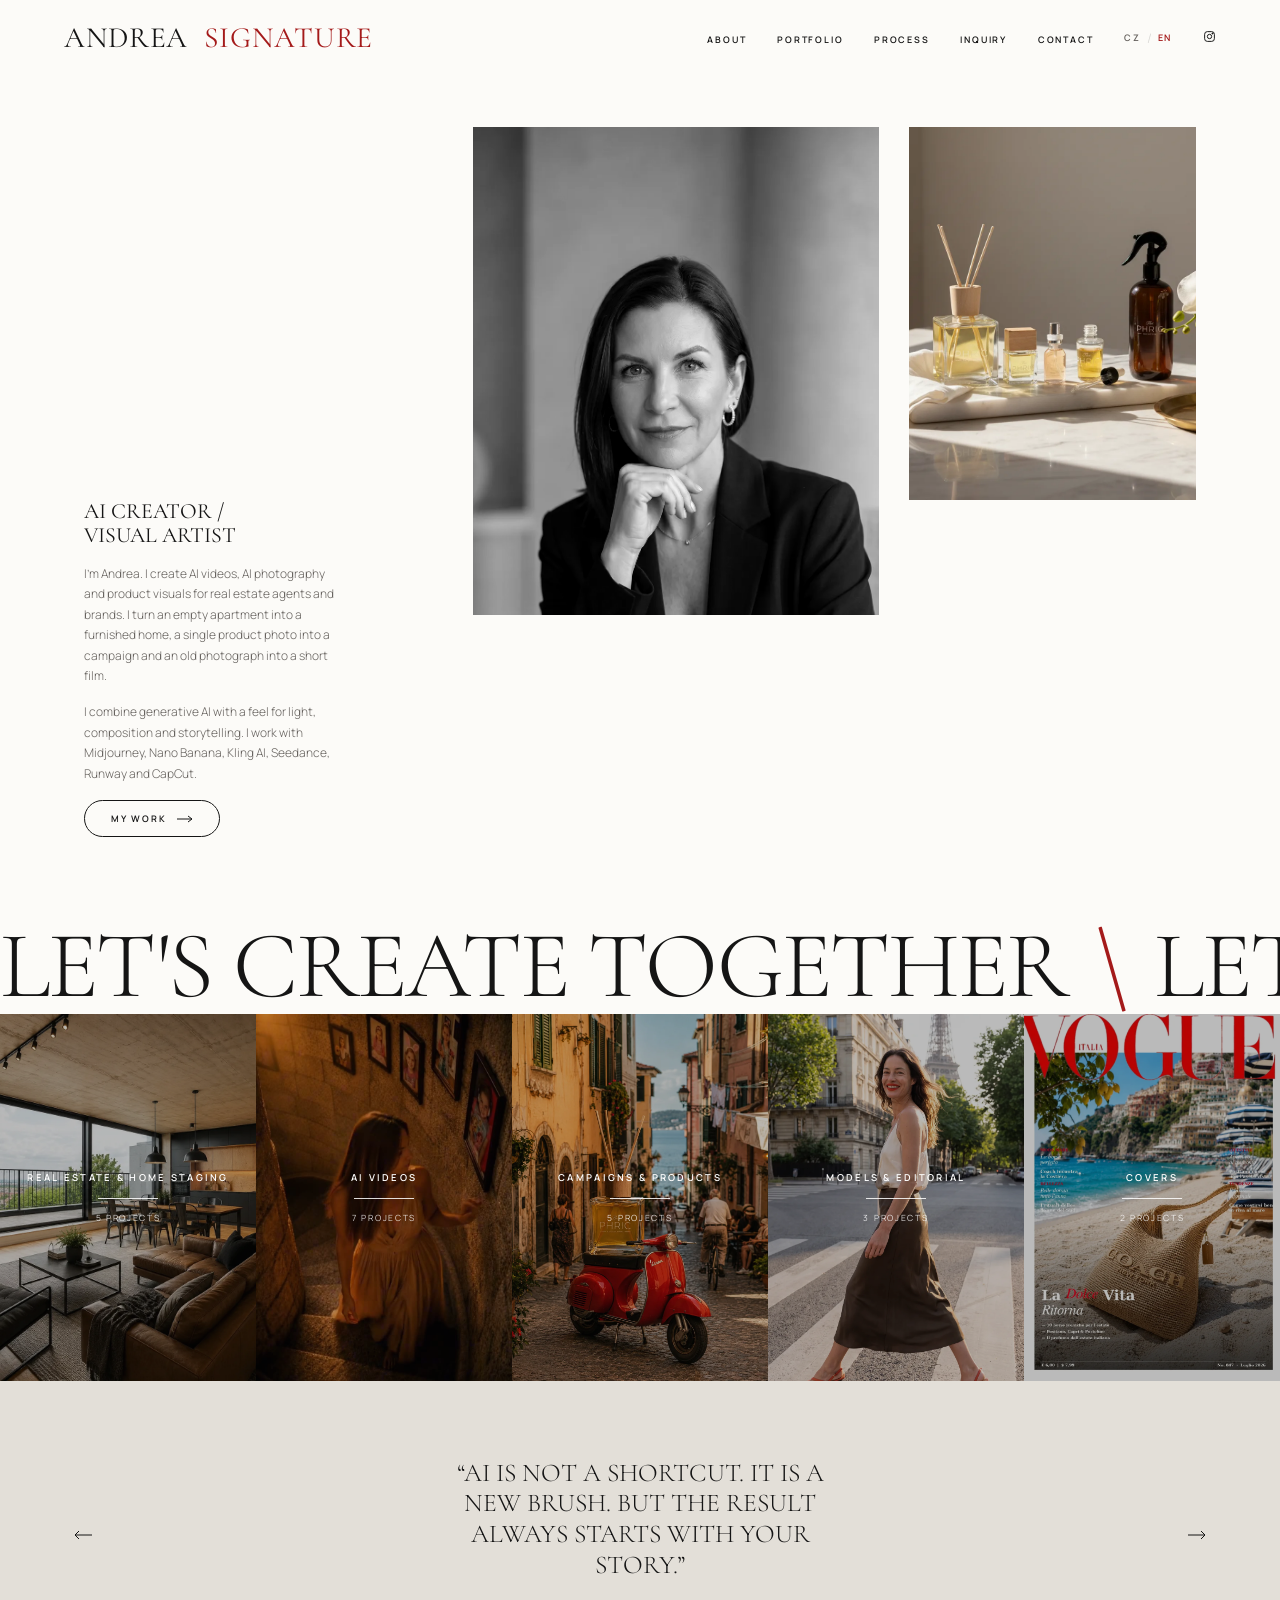
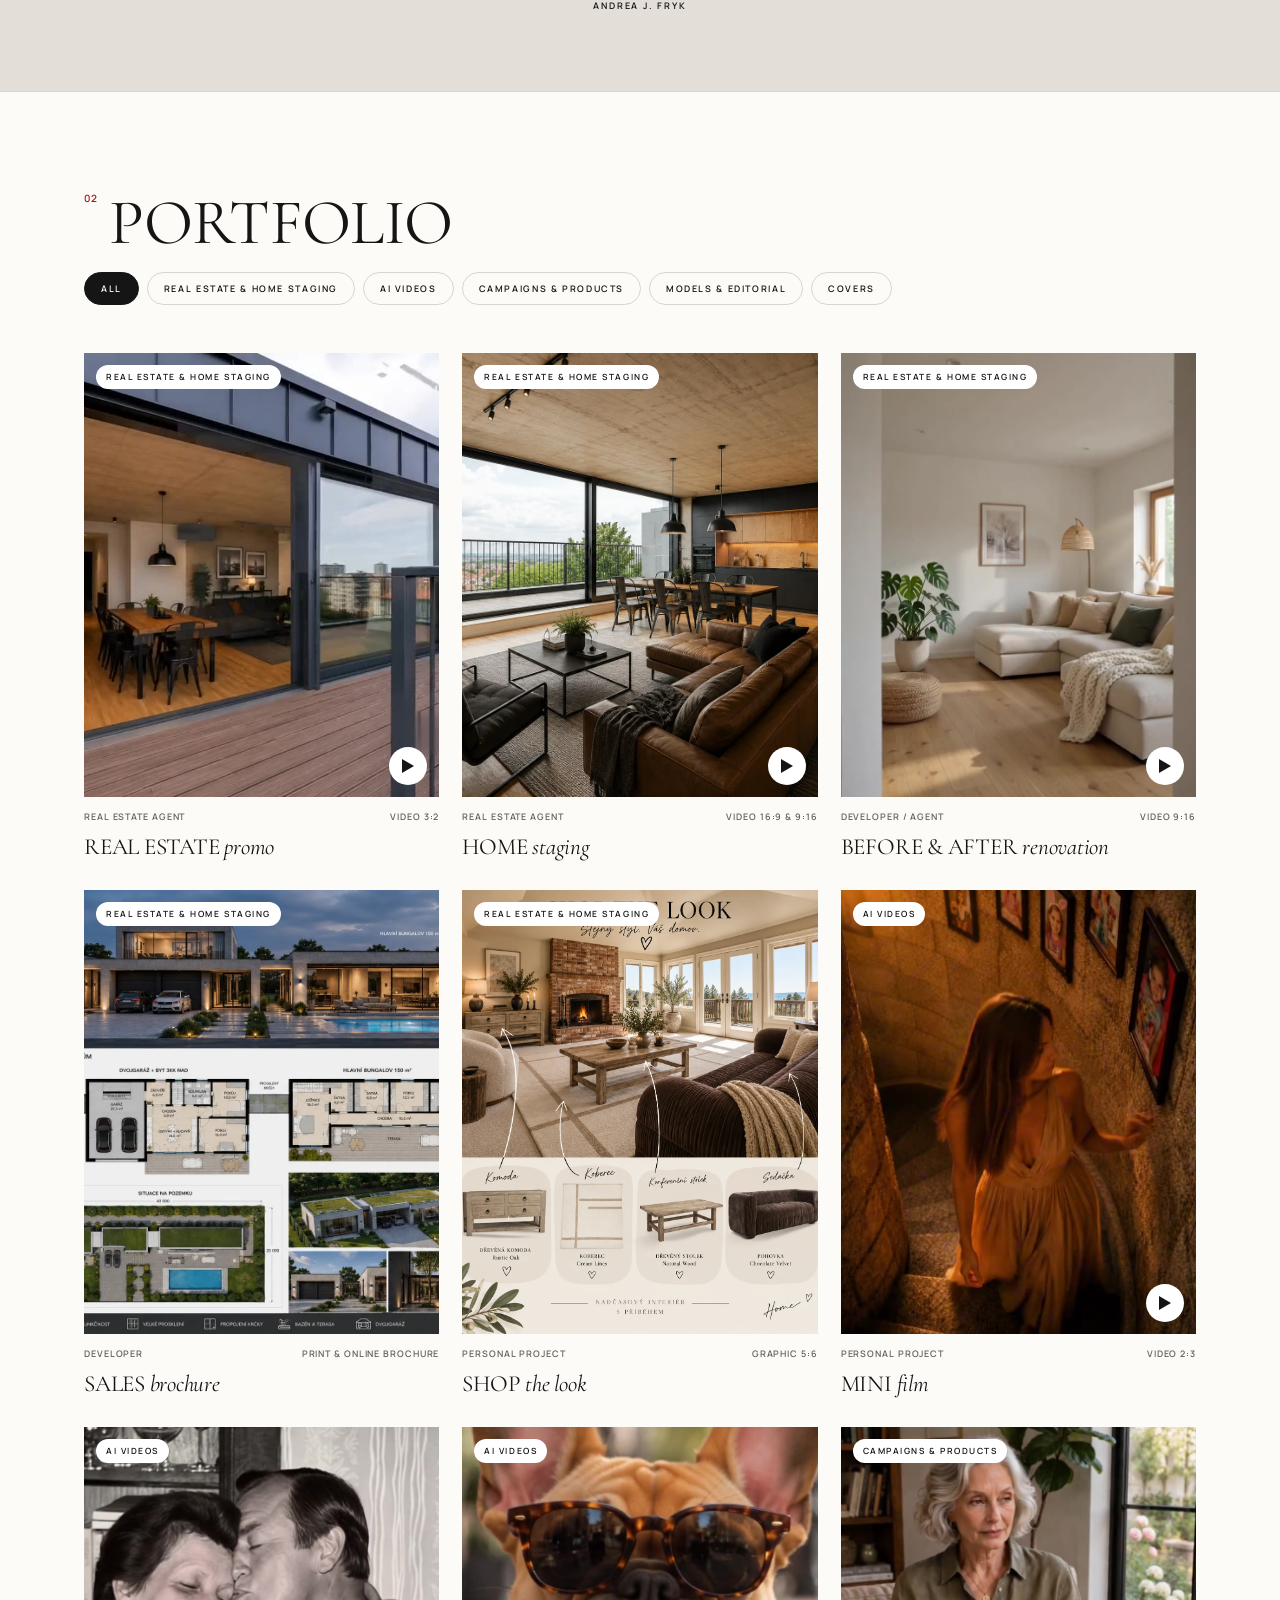
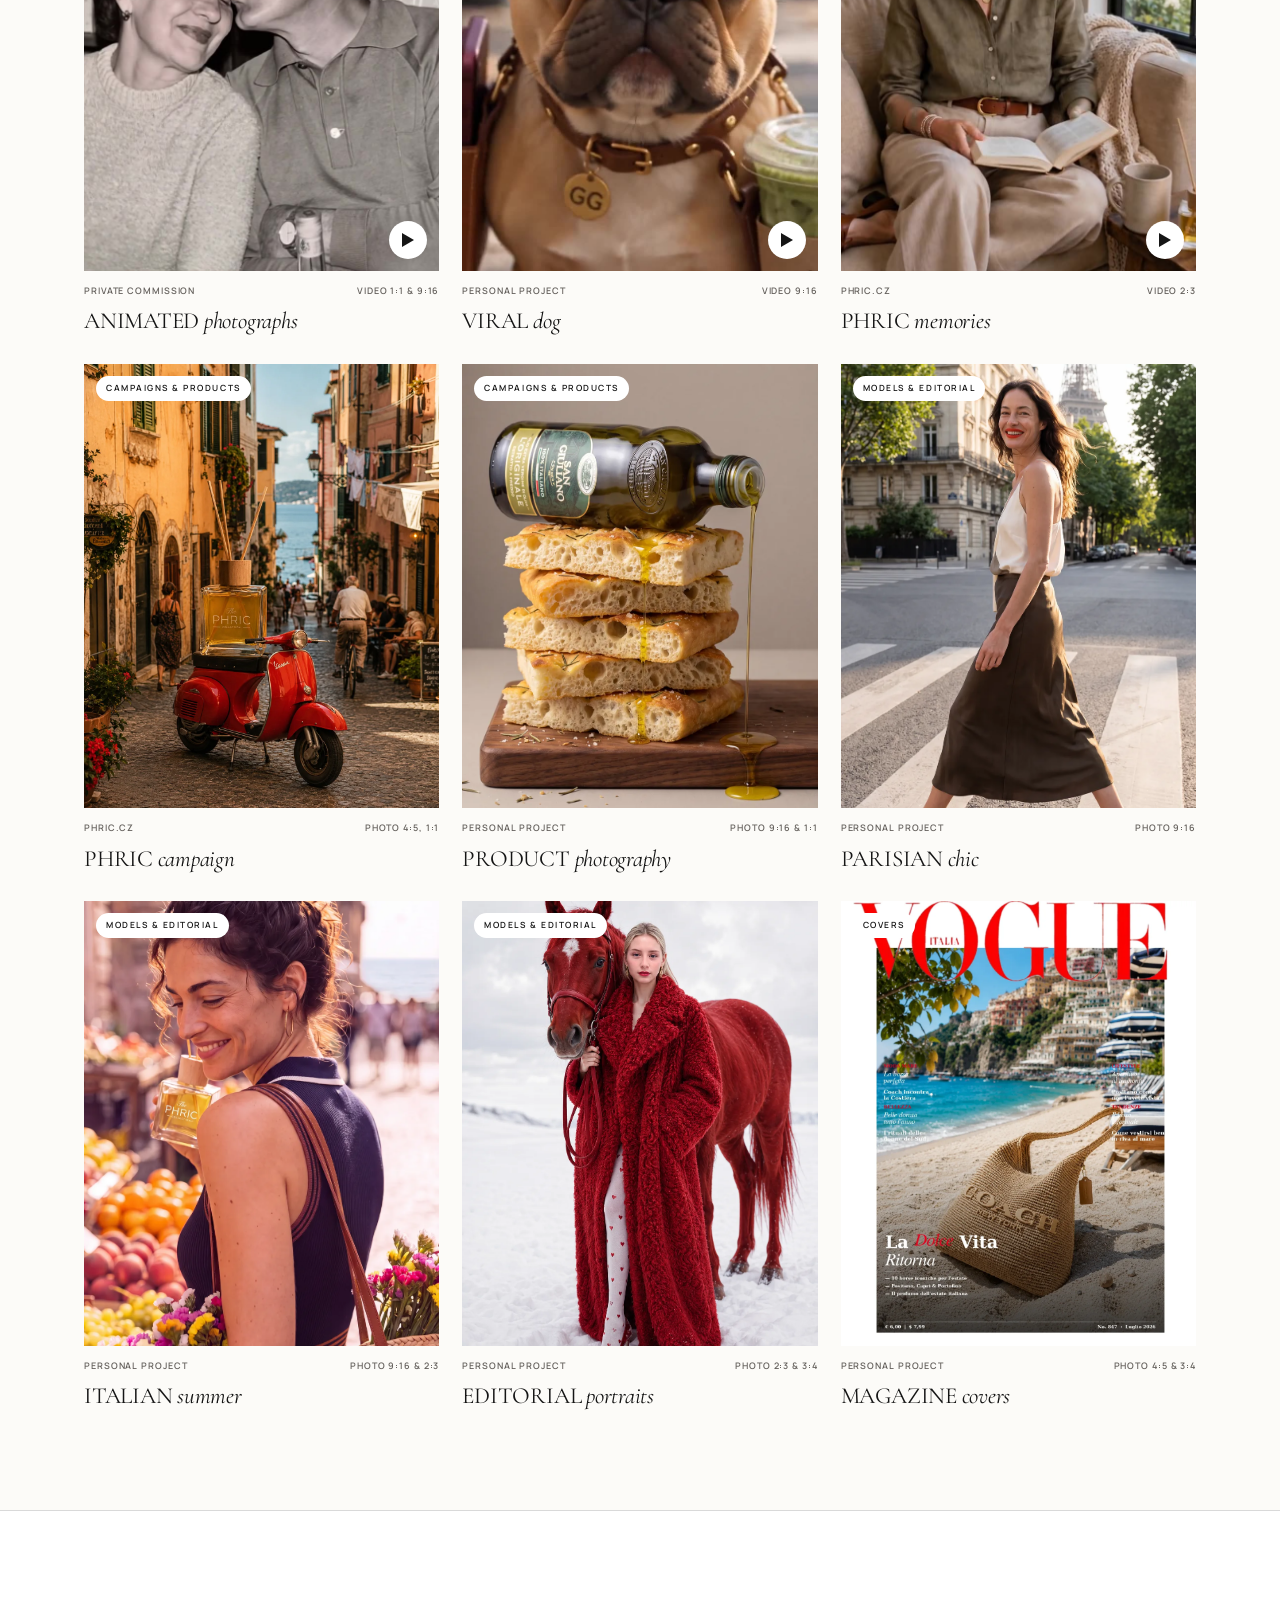
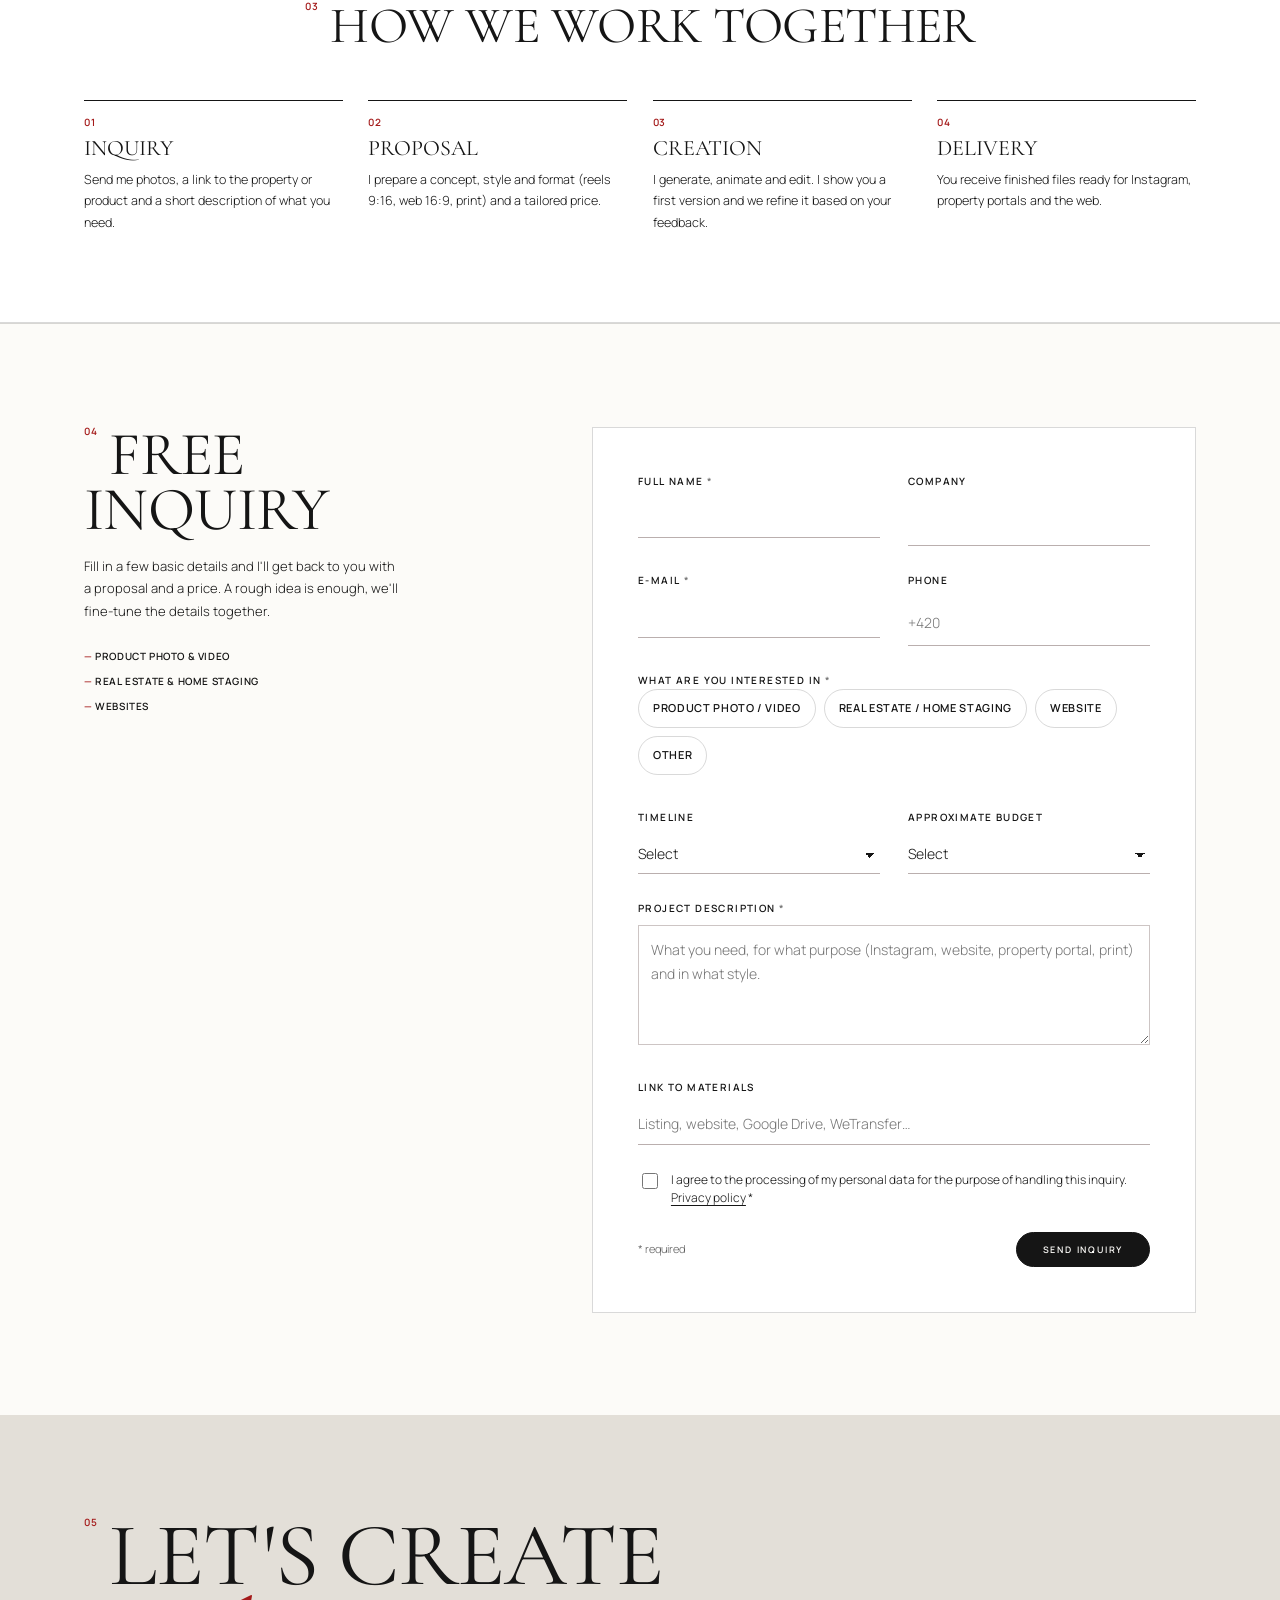
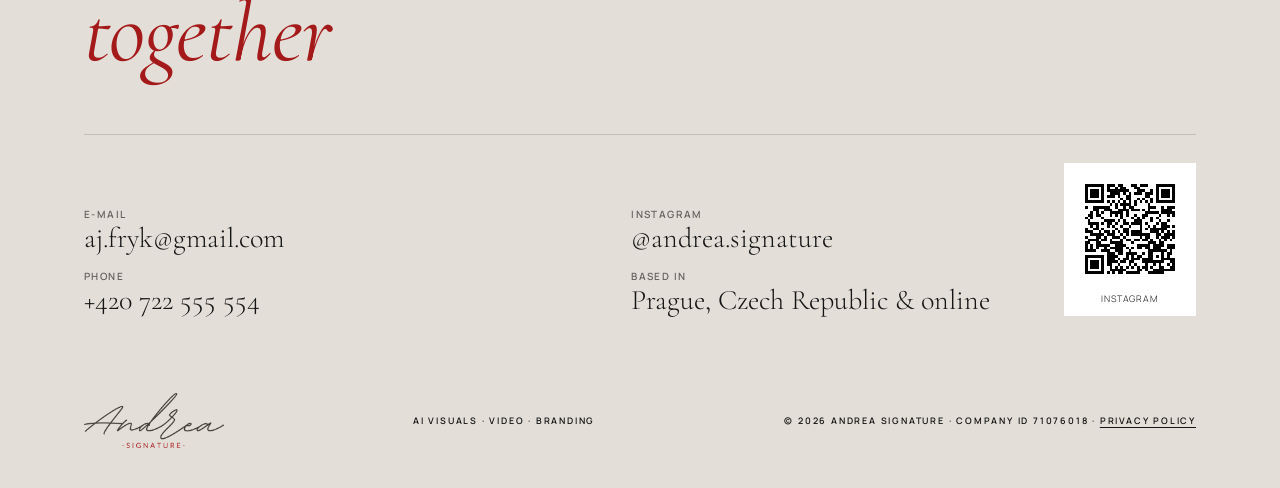
<file: en.html>
<!doctype html><html lang="en"><head><meta charset="utf-8"><meta name="viewport" content="width=device-width, initial-scale=1, viewport-fit=cover">
<title>Andrea Signature</title>
<meta name="description" content="Andrea Signature — AI videos, AI photography, product visuals and real estate videos.">
<link rel="preconnect" href="https://fonts.googleapis.com">
<link rel="preconnect" href="https://fonts.gstatic.com" crossorigin>
<link rel="stylesheet" href="https://fonts.googleapis.com/css2?family=Cormorant+Garamond:ital,wght@0,300;0,400;1,300;1,400&family=Manrope:wght@300;400;600&display=swap">
<style>
/* Layout: vzdušný editorial — číslované sekce, asymetrický úvod ANDREA SIGNATURE, běžící nápis,
   dlaždice kategorií přes celou šířku, pás výroků, vybrané projekty, portfolio, spolupráce, poptávka, kontakt.
   Barvy loga: bílá, černá, červená jen v číslech sekcí a drobných detailech. Jediný světlý vzhled. */
:root{
  color-scheme: light;
  --wine:#151515; --wine-deep:#000; --card:#E3DFD8; --ink:#151515; --cream:#FCFBF8; --paper:#FFFFFF;
  --blush:#ECE9E4; --blush-2:#E3DFD8; --concrete:#151515; --line:rgba(21,21,21,.16);
  --sand:#E3DFD8; --mute:#66625E; --red:#A41A1A;
  --f-display:"Cormorant Garamond","Garamond",Georgia,serif;
  --f-mono:"Manrope","Helvetica Neue",Arial,sans-serif;
  --f-script:"Manrope","Helvetica Neue",Arial,sans-serif;
  --gut:clamp(16px,5vw,72px);
  --max:1240px;
}
*{box-sizing:border-box}
[hidden]{display:none!important}
html{scroll-behavior:smooth}
body{margin:0;background:var(--cream);color:var(--ink);font-family:var(--f-mono);font-size:14px;line-height:1.55;-webkit-font-smoothing:antialiased;overflow-x:hidden}
img,video{max-width:100%;display:block}
a{color:inherit}
h1,h2,h3{font-family:var(--f-display);font-weight:400;color:var(--wine);margin:0;text-wrap:balance;letter-spacing:-.01em}
p{margin:0}
:focus-visible{outline:2px solid var(--wine);outline-offset:3px}
.wrap{max-width:var(--max);margin-inline:auto;padding-inline:var(--gut)}


body{font-weight:300;font-size:13px;line-height:1.7}
h1,h2,h3{letter-spacing:-.01em}
.num{font-family:var(--f-mono);font-size:10px;font-weight:600;color:var(--red);vertical-align:top;margin-right:12px;letter-spacing:.06em;font-style:normal}
.script{font-family:var(--f-mono);font-size:9.5px;font-weight:600;letter-spacing:.22em;text-transform:uppercase;color:var(--mute);display:block;line-height:1.4}
.btn{display:inline-flex;align-items:center;justify-content:center;gap:10px;background:transparent;color:var(--ink);border:1px solid var(--ink);border-radius:999px;padding:10px 26px;font-family:var(--f-mono);font-weight:600;font-size:9px;letter-spacing:.2em;text-transform:uppercase;text-decoration:none;cursor:pointer;white-space:nowrap;transition:border-color .2s,color .2s,background .2s}
.btn:hover{border-color:var(--red);color:var(--red)}
.btn.solid{background:var(--ink);color:var(--cream)}
.btn.solid:hover{background:var(--red);border-color:var(--red);color:#fff}
.btn.sm{padding:8px 20px}

/* ---------- NAV ---------- */
.nav{position:sticky;top:env(safe-area-inset-top,0px);z-index:50;background:rgba(252,251,248,.94);backdrop-filter:blur(8px);-webkit-backdrop-filter:blur(8px)}
.nav .wrap{display:flex;align-items:center;justify-content:space-between;gap:24px;min-height:76px;max-width:none}
.brand{display:inline-flex;text-decoration:none;flex-shrink:0}
.brand img{height:50px;width:auto;display:block}
.menu{display:flex;gap:clamp(14px,2.4vw,34px);list-style:none;margin:0;padding:0;align-items:center}
.menu a{font-family:var(--f-mono);font-size:9px;font-weight:600;letter-spacing:.2em;text-transform:uppercase;text-decoration:none;color:var(--ink)}
.menu a:hover{color:var(--red)}
.burger{display:none;background:none;border:0;color:var(--ink);cursor:pointer;padding:8px}

/* ---------- MEET (úvod) ---------- */
.meet{display:grid;grid-template-columns:minmax(0,3fr) minmax(0,3.4fr) minmax(0,2.4fr);grid-template-rows:auto auto 1fr;gap:0 clamp(16px,2.4vw,30px);padding-block:clamp(20px,3vw,40px) clamp(40px,5vw,70px)}
.meet h1{grid-column:2/4;grid-row:1;font-size:clamp(40px,5vw,72px);line-height:.95;text-transform:uppercase;padding:0 0 clamp(20px,3vw,34px) clamp(20px,6vw,90px);color:var(--ink)}
.meet .tall{grid-column:2;grid-row:2/4;width:100%;height:auto;aspect-ratio:5/6;object-fit:cover;object-position:center top;filter:grayscale(1) contrast(1.04)}
.meet .small{grid-column:3;grid-row:2;width:100%;height:auto;aspect-ratio:1/1.3;object-fit:cover}
.meet-text{grid-column:1;grid-row:3;align-self:end;display:grid;gap:16px;padding-bottom:12px;max-width:32ch;justify-items:start}
.meet-text h2{font-size:clamp(19px,1.7vw,23px);line-height:1.1;text-transform:uppercase;color:var(--ink);letter-spacing:0}
.meet-text p{font-size:12px;color:var(--mute)}

/* ---------- MARQUEE ---------- */
.marquee{overflow:hidden;white-space:nowrap;padding-top:6px}
.marquee-track{display:inline-flex;animation:mq 36s linear infinite}
.marquee-track span,.marquee-track i{font-family:var(--f-display);font-weight:300;font-size:clamp(50px,7.4vw,108px);line-height:1;text-transform:uppercase;letter-spacing:-.02em;padding-right:.3em;font-style:normal}
.marquee-track i{color:var(--red)}
@keyframes mq{to{transform:translateX(-50%)}}

/* ---------- TILES (kategorie) ---------- */
.cats{display:grid;grid-template-columns:repeat(5,minmax(0,1fr))}
.cat{position:relative;aspect-ratio:3/4.3;display:grid;place-items:center;border:0;padding:0;cursor:pointer;overflow:hidden;background:var(--blush);font:inherit}
.cat img{position:absolute;inset:0;width:100%;height:100%;object-fit:cover;transition:transform 1.2s cubic-bezier(.2,.7,.2,1)}
.cat::before{content:"";position:absolute;inset:0;z-index:1;background:rgba(10,10,10,.28);transition:background .4s}
.cat:hover img{transform:scale(1.05)}
.cat:hover::before{background:rgba(10,10,10,.42)}
.cat .lbl{position:relative;z-index:2;display:grid;gap:12px;justify-items:center;color:#fff;font-family:var(--f-mono);font-size:9.5px;font-weight:600;letter-spacing:.24em;text-transform:uppercase;text-align:center;padding:0 12px}
.cat .lbl::after{content:"";width:60px;height:1px;background:rgba(255,255,255,.85);transition:background .3s,width .3s}
.cat:hover .lbl::after{background:var(--red);width:80px}
.cat .lbl small{font-size:8.5px;letter-spacing:.2em;opacity:.8;font-weight:400;order:3}

/* ---------- QUOTES ---------- */
.band{background:var(--sand);display:grid;grid-template-columns:auto 1fr auto;align-items:center;gap:20px;padding:clamp(48px,6vw,84px) var(--gut)}
.band button{background:none;border:0;cursor:pointer;color:var(--ink);padding:10px}
.band button:hover{color:var(--red)}
.band figure{margin:0;text-align:center;display:grid;gap:18px;justify-items:center}
.band blockquote{margin:0;font-family:var(--f-display);font-size:clamp(19px,2vw,26px);line-height:1.2;text-transform:uppercase;max-width:34ch;min-height:3.6em;transition:opacity .3s}
.band figcaption{font-size:9px;font-weight:600;letter-spacing:.2em;text-transform:uppercase}

/* ---------- FEATURED ---------- */
.featured{display:grid;grid-template-columns:minmax(0,2.4fr) minmax(0,3fr) minmax(0,3fr);gap:clamp(16px,2.4vw,30px);padding-block:clamp(56px,7vw,100px);align-items:start}
.feat-head{display:grid;gap:20px;justify-items:start}
.feat-head h2{font-size:clamp(36px,4.2vw,60px);line-height:.95;text-transform:uppercase;color:var(--ink)}
.feat-tall{display:block;margin-top:clamp(40px,6vw,90px);position:relative;overflow:hidden}
.feat-tall img{width:100%;aspect-ratio:3/4;object-fit:cover;transition:transform 1.2s cubic-bezier(.2,.7,.2,1)}
.feat-tall:hover img{transform:scale(1.03)}
.feat-side{display:grid;gap:14px;margin-top:clamp(70px,9vw,130px)}
.feat-side img{width:100%;aspect-ratio:16/9;object-fit:cover}
.feat-side small{font-size:11px;color:var(--mute)}
.feat-side ol{list-style:none;margin:0;padding:0}
.feat-side li a{display:grid;grid-template-columns:48px 1fr auto;align-items:baseline;border-top:1px solid var(--line);padding-block:10px;text-decoration:none}
.feat-side li:last-child a{border-bottom:1px solid var(--line)}
.feat-side li b{font-family:var(--f-display);font-weight:400;font-size:20px;color:var(--mute)}
.feat-side li span{font-family:var(--f-display);font-size:17px;text-transform:uppercase}
.feat-side li i{font-style:normal;font-size:12px;transition:transform .25s,color .25s}
.feat-side li a:hover i{transform:translateX(4px);color:var(--red)}
/* ---------- PORTFOLIO ---------- */
.work{padding-block:clamp(64px,8vw,120px)}
.work-head{display:flex;flex-wrap:wrap;align-items:end;justify-content:space-between;gap:20px 40px;margin-bottom:clamp(28px,4vw,48px)}
.work-head h2{font-size:clamp(40px,6vw,88px);line-height:.9;text-transform:uppercase}
.filters{display:flex;flex-wrap:wrap;gap:8px}
.chip{font-family:var(--f-mono);font-size:11px;letter-spacing:.08em;text-transform:uppercase;padding:9px 16px;border-radius:999px;border:1px solid var(--wine);background:transparent;color:var(--wine);cursor:pointer;transition:all .2s}
.chip[aria-pressed="true"],.chip:hover{background:var(--wine);color:var(--cream)}
.grid{display:grid;grid-template-columns:repeat(3,minmax(0,1fr));gap:clamp(18px,2.4vw,32px) clamp(14px,1.8vw,24px)}
.item{display:grid;gap:12px;text-decoration:none;cursor:pointer;background:none;border:0;padding:0;text-align:left;font:inherit;color:inherit}
.thumb{position:relative;aspect-ratio:4/5;overflow:hidden;background:var(--blush)}
.thumb img,.thumb video{position:absolute;inset:0;width:100%;height:100%;object-fit:cover;transition:transform .8s cubic-bezier(.2,.7,.2,1),opacity .4s}
.thumb video{opacity:0}
.item:hover .thumb img{transform:scale(1.04)}
.item.playing .thumb video{opacity:1}
.badge{position:absolute;left:12px;top:12px;z-index:2;background:var(--cream);color:var(--wine);font-size:10px;letter-spacing:.1em;text-transform:uppercase;padding:5px 10px;border-radius:999px}
.play{position:absolute;right:12px;bottom:12px;z-index:2;width:38px;height:38px;border-radius:50%;background:rgba(251,249,238,.92);display:grid;place-items:center;color:var(--wine)}
.item .meta{display:flex;justify-content:space-between;gap:12px;font-size:10px;letter-spacing:.1em;text-transform:uppercase;color:var(--wine);opacity:.8}
.item h3{font-size:clamp(22px,2vw,28px);line-height:1;text-transform:uppercase}
.item[hidden]{display:none}

/* ---------- PROCESS ---------- */
.process{background:var(--paper);border-block:1px solid var(--line);padding-block:clamp(56px,7vw,100px)}
.process h2{font-size:clamp(32px,4vw,58px);text-transform:uppercase;line-height:1;margin-bottom:clamp(28px,4vw,48px);text-align:center}
.steps{display:grid;grid-template-columns:repeat(4,minmax(0,1fr));gap:clamp(16px,2vw,28px);list-style:none;padding:0;margin:0;counter-reset:s}
.steps li{counter-increment:s;display:grid;gap:10px;align-content:start;border-top:1px solid var(--wine);padding-top:16px;font-size:13px}
.steps li::before{content:"0" counter(s);font-family:var(--f-display);font-size:40px;color:var(--wine);line-height:1}
.steps b{font-family:var(--f-display);font-weight:400;font-size:22px;text-transform:uppercase;color:var(--wine);line-height:1}

/* ---------- CONTACT ---------- */
.contact{background:var(--wine);color:var(--cream);padding-block:clamp(64px,8vw,120px) 40px;overflow:hidden}
.contact h2{color:var(--cream);font-size:clamp(56px,11vw,170px);line-height:.85;text-transform:uppercase}
.contact h2 em{font-style:italic;text-transform:none}
.contact .script{color:var(--cream);opacity:.9}
.contact-grid{display:grid;grid-template-columns:1.3fr 1fr auto;gap:clamp(24px,4vw,56px);align-items:end;margin-top:clamp(32px,5vw,64px);padding-top:28px;border-top:1px solid rgba(251,249,238,.3)}
.contact dl{display:grid;gap:14px;margin:0}
.contact dt{font-size:10px;letter-spacing:.14em;text-transform:uppercase;opacity:.7}
.contact dd{margin:0;font-family:var(--f-display);font-size:clamp(22px,2.2vw,32px);line-height:1.1;user-select:all;overflow-wrap:anywhere}
.contact dd a{text-decoration:none}
.contact dd a:hover{text-decoration:underline;text-underline-offset:4px;text-decoration-thickness:1px}
.qr{background:var(--cream);padding:10px;width:132px}
.qr img{width:100%;image-rendering:pixelated}
.qr small{display:block;color:var(--wine);font-size:9px;letter-spacing:.1em;text-transform:uppercase;text-align:center;margin-top:6px}
.contact .btn{background:var(--cream);color:var(--wine)}
.contact .btn:hover{background:#fff}
.foot{display:flex;flex-wrap:wrap;justify-content:space-between;align-items:center;gap:16px;margin-top:clamp(48px,6vw,80px);font-size:11px;letter-spacing:.08em;text-transform:uppercase;opacity:.85}
.foot img{width:150px;height:auto}

/* ---------- INQUIRY FORM ---------- */
.inquiry{background:var(--cream);padding-block:clamp(64px,8vw,120px);border-top:1px solid var(--line)}
.inq-grid{display:grid;grid-template-columns:minmax(0,5fr) minmax(0,7fr);gap:clamp(32px,6vw,96px);align-items:start}
.inq-intro{display:grid;gap:18px;position:sticky;top:110px}
.inq-intro h2{font-size:clamp(40px,5.4vw,80px);line-height:.9;text-transform:uppercase}
.inq-intro p{font-size:13px;max-width:40ch}
.inq-intro ul{list-style:none;padding:0;margin:8px 0 0;display:grid;gap:8px;font-size:12px;text-transform:uppercase;letter-spacing:.06em;color:var(--wine)}
.inq-intro li::before{content:"— "}
.form{display:grid;grid-template-columns:repeat(2,minmax(0,1fr));gap:26px 28px;background:var(--paper);padding:clamp(24px,3.5vw,48px);box-shadow:0 24px 60px rgba(58,27,23,.08)}
.field{display:grid;gap:8px;min-width:0}
.field.full{grid-column:1/-1}
.field label,.field legend{font-size:10px;letter-spacing:.14em;text-transform:uppercase;color:var(--wine);padding:0}
.field label .req,.field legend .req{opacity:.6}
.field input,.field select,.field textarea{font:inherit;font-size:14px;color:var(--ink);background:transparent;border:0;border-bottom:1px solid rgba(58,27,23,.35);border-radius:0;padding:8px 0;width:100%;outline:none;transition:border-color .2s}
.field textarea{min-height:120px;resize:vertical;border:1px solid rgba(58,27,23,.25);padding:12px}
.field select{appearance:none;-webkit-appearance:none;background-image:linear-gradient(45deg,transparent 50%,var(--wine) 50%),linear-gradient(135deg,var(--wine) 50%,transparent 50%);background-position:calc(100% - 10px) 55%,calc(100% - 5px) 55%;background-size:5px 5px;background-repeat:no-repeat;padding-right:24px;cursor:pointer}
.field input:focus,.field select:focus,.field textarea:focus{border-color:var(--wine)}
.field input:focus-visible,.field select:focus-visible,.field textarea:focus-visible{outline:none;box-shadow:0 2px 0 var(--wine)}
.field.err input,.field.err textarea,.field.err select{border-color:#B3261E}
.field .msg{font-size:11px;color:#B3261E;min-height:0}
fieldset.field{border:0;margin:0;padding:0}
.opts{display:flex;flex-wrap:wrap;gap:8px}
.opts label{position:relative;cursor:pointer;font-size:11px;letter-spacing:.06em;text-transform:uppercase;color:var(--wine)}
.opts input{position:absolute;opacity:0;width:1px;height:1px}
.opts span{display:inline-block;padding:9px 14px;border:1px solid var(--wine);border-radius:999px;transition:all .2s}
.opts input:checked + span{background:var(--wine);color:var(--cream)}
.opts input:focus-visible + span{outline:2px solid var(--wine);outline-offset:2px}
.consent{grid-column:1/-1;display:flex;gap:10px;align-items:flex-start;font-size:12px;line-height:1.45}
.consent input{accent-color:var(--wine);width:16px;height:16px;margin-top:2px;flex-shrink:0}
.form-foot{grid-column:1/-1;display:flex;flex-wrap:wrap;align-items:center;justify-content:space-between;gap:16px}
.form-foot small{font-size:11px;opacity:.7}
.hp{position:absolute;left:-9999px;width:1px;height:1px;overflow:hidden}
.done{grid-column:1/-1;display:grid;gap:14px;background:var(--cream);border:1px solid var(--line);padding:24px}
.done h3{font-size:30px;text-transform:uppercase;line-height:1}
.done pre{font-family:var(--f-mono);font-size:12px;white-space:pre-wrap;background:var(--paper);border:1px solid var(--line);padding:14px;margin:0;max-height:260px;overflow:auto;user-select:all}
.done .row{display:flex;flex-wrap:wrap;gap:10px}
.btn.ghost{background:transparent;color:var(--wine);border:1px solid var(--wine)}
.btn.ghost:hover{background:var(--wine);color:var(--cream)}
@media (max-width:900px){.inq-grid{grid-template-columns:1fr}.inq-intro{position:static}}
@media (max-width:560px){.form{grid-template-columns:1fr}}

/* ---------- CASE STUDY VIEW ---------- */
.case{background:var(--cream)}
.case-hero{background:radial-gradient(120% 90% at 50% 20%,#EAE1DC 0%,var(--blush) 60%,var(--blush-2) 100%);padding-block:clamp(36px,5vw,64px) 0;overflow:hidden}
.back{display:inline-flex;align-items:center;gap:8px;font-size:11px;letter-spacing:.1em;text-transform:uppercase;color:var(--wine);text-decoration:none;background:none;border:0;cursor:pointer;padding:0;font-family:var(--f-mono)}
.back:hover{text-decoration:underline;text-underline-offset:4px}
.case-title{margin-top:clamp(24px,3vw,40px);text-align:center}
.case-title .script{margin-bottom:.12em}
.case-title h1{text-transform:uppercase;font-size:clamp(48px,9vw,150px);line-height:.86;letter-spacing:-.02em}
.case-title h1 em{font-style:italic;text-transform:none}
.case-meta{display:grid;grid-template-columns:repeat(4,minmax(0,1fr));gap:16px;margin-top:clamp(28px,4vw,48px);padding-block:18px;border-top:1px solid var(--line);border-bottom:1px solid var(--line)}
.case-meta div{display:grid;gap:4px;min-width:0}
.case-meta dt{font-size:10px;letter-spacing:.14em;text-transform:uppercase;color:var(--wine);opacity:.75}
.case-meta dd{margin:0;font-family:var(--f-display);font-size:clamp(17px,1.5vw,21px);color:var(--ink);line-height:1.15}
.case-main{margin-top:clamp(28px,4vw,48px);display:flex;justify-content:center}
.case-main video,.case-main img{max-height:min(82vh,860px);width:auto;max-width:100%;background:#1a1110;box-shadow:0 30px 60px rgba(58,27,23,.18)}
.case-main.wide video,.case-main.wide img{width:100%;max-height:none;height:auto}
.case-body{padding-block:clamp(56px,7vw,100px)}
.case-cols{display:grid;grid-template-columns:repeat(3,minmax(0,1fr));gap:clamp(24px,4vw,56px)}
.case-cols section{display:grid;gap:14px;align-content:start}
.case-cols h2{font-size:clamp(24px,2.4vw,34px);text-transform:uppercase;line-height:1}
.case-cols p{font-size:13px;max-width:44ch}
.case-quote{margin-block:clamp(48px,6vw,88px);text-align:center}
.case-quote p{font-family:var(--f-display);font-style:italic;color:var(--wine);font-size:clamp(28px,3.6vw,52px);line-height:1.08;max-width:22ch;margin-inline:auto;text-wrap:balance}
.gallery{display:grid;grid-template-columns:repeat(12,minmax(0,1fr));gap:clamp(10px,1.4vw,18px)}
.gallery figure{margin:0;grid-column:span 4;background:var(--blush);overflow:hidden;position:relative}
.gallery figure.w6{grid-column:span 6}
.gallery figure.w8{grid-column:span 8}
.gallery figure.w12{grid-column:span 12}
.gallery img,.gallery video{width:100%;height:100%;object-fit:cover;aspect-ratio:var(--ar,4/5)}
.gallery figcaption{position:absolute;left:10px;bottom:10px;background:var(--cream);color:var(--wine);font-size:10px;letter-spacing:.1em;text-transform:uppercase;padding:4px 9px;border-radius:999px}
.next{display:block;position:relative;background:var(--concrete);color:var(--cream);text-decoration:none;overflow:hidden;cursor:pointer;border:0;width:100%;text-align:center;padding:0;font:inherit}
.next img{position:absolute;inset:0;width:100%;height:100%;object-fit:cover;opacity:.45;transition:opacity .5s,transform 1.2s}
.next:hover img{opacity:.6;transform:scale(1.03)}
.next .in{position:relative;padding-block:clamp(64px,9vw,140px);display:grid;gap:10px;justify-items:center}
.next small{font-size:11px;letter-spacing:.14em;text-transform:uppercase}
.next strong{font-family:var(--f-display);font-weight:400;font-size:clamp(40px,7vw,110px);line-height:.9;text-transform:uppercase}

/* ---------- views ---------- */
.view{animation:fade .5s ease both}
@keyframes fade{from{opacity:.001;transform:translateY(8px)}to{opacity:1;transform:none}}

/* ---------- responsive ---------- */
@media (max-width:1100px){
  .menu li.opt{display:none}
}
@media (max-width:900px){
  .menu{display:none}
  .burger{display:inline-flex}
  .nav .btn{display:none}
  .menu.open{display:flex;position:absolute;top:100%;left:0;right:0;flex-direction:column;align-items:flex-start;gap:4px;padding:16px var(--gut) 24px;background:var(--cream);border-bottom:1px solid var(--line)}
  .menu.open li.opt{display:block}
  .menu.open a{font-size:18px}
  .grid{grid-template-columns:repeat(2,minmax(0,1fr))}
  .steps{grid-template-columns:repeat(2,minmax(0,1fr))}
  .case-cols{grid-template-columns:1fr}
  .case-meta{grid-template-columns:repeat(2,minmax(0,1fr))}
  .contact-grid{grid-template-columns:1fr 1fr}
  .contact-grid .qr{grid-column:1}
}
@media (max-width:700px){
  .hero-in{min-height:0;display:flex;flex-direction:column;align-items:center;padding-bottom:0}
  .hero h1{font-size:clamp(44px,14.5vw,96px);white-space:normal;padding-top:28px}
  .hero-figure{position:relative;left:auto;transform:none;width:min(92%,440px);margin-top:4px}
  .tag{position:relative;inset:auto !important;text-align:center;font-size:13px}
  .tag svg{display:none}
  .hero-tags{display:flex;flex-wrap:wrap;justify-content:center;gap:6px 18px;margin-top:18px}
  .hero .cta{display:none}
  .hero-in{gap:0}
  .about-grid{grid-template-columns:1fr}
  .about-head .script{margin-left:0}
  .polaroid{position:relative;top:0;justify-self:end;margin-top:-8px}
  .about-head{display:grid}
  .cats{grid-template-columns:1fr}
  .grid{grid-template-columns:1fr}
  .gallery figure,.gallery figure.w6,.gallery figure.w8{grid-column:span 12}
  .contact-grid{grid-template-columns:1fr}
}
@media (min-width:701px){.hero-tags{display:contents}}
@media (prefers-reduced-motion:reduce){
  *{animation:none !important;transition:none !important;scroll-behavior:auto !important}
}

/* ---------- editorial overrides ---------- */
.work-head h2,.process h2,.inq-intro h2,.case-title h1,.case-cols h2,.item h3,.done h3{color:var(--ink);font-weight:400}
.contact h2{font-weight:400}
.next strong{color:#fff;font-weight:400}
.work{border-top:1px solid var(--line)}
.work-head h2{font-size:clamp(40px,5vw,72px)}
.chip{border-radius:999px;border-color:var(--line);color:var(--ink);font-family:var(--f-mono);font-weight:600;letter-spacing:.18em;font-size:9px}
.chip[aria-pressed="true"],.chip:hover{background:var(--ink);border-color:var(--ink);color:var(--cream)}
.badge{background:var(--paper);color:var(--ink);font-weight:600;letter-spacing:.18em;font-size:8.5px}
.play{background:var(--paper);color:var(--ink)}
.item .meta{color:var(--mute);opacity:1;font-weight:600;font-size:9px}
.item h3{font-size:clamp(20px,1.8vw,26px)}
.item h3 em{font-style:italic;text-transform:none}
.process{background:var(--paper);border-color:var(--line)}
.process h2{font-size:clamp(34px,4vw,56px)}
.steps li{border-top-color:var(--ink);font-size:12.5px}
.steps li::before{color:var(--red);font-family:var(--f-mono);font-size:10px;font-weight:600;letter-spacing:.06em}
.steps b{color:var(--ink);font-size:22px}
.inquiry{border-top-color:var(--line)}
.inq-intro h2{font-size:clamp(38px,4.8vw,68px)}
.inq-intro ul{color:var(--ink);font-weight:600;font-size:10px}
.inq-intro li::before{color:var(--red)}
.form{box-shadow:none;border:1px solid var(--line)}
.field label,.field legend,.opts label{color:var(--ink);font-weight:600}
.opts span{border-color:var(--line)}
.opts input:checked + span{background:var(--ink);color:var(--cream);border-color:var(--ink)}
.consent input{accent-color:var(--ink)}
.form .btn[type=submit]{background:var(--ink);color:var(--cream);border-color:var(--ink)}
.form .btn[type=submit]:hover{background:var(--red);border-color:var(--red);color:#fff}
.contact{background:var(--sand);color:var(--ink)}
.contact h2{font-size:clamp(44px,7vw,108px);text-transform:uppercase;color:var(--ink)}
.contact h2 em{text-transform:none;color:var(--red)}
.contact .script{color:var(--mute)}
.contact-grid{border-top-color:var(--line)}
.contact dt{opacity:1;color:var(--mute);font-weight:600}
.contact dd{font-size:clamp(22px,2.2vw,30px)}
.contact .btn{background:transparent;color:var(--ink)}
.qr{background:var(--paper)}
.qr small{color:var(--ink)}
.foot{opacity:1;font-weight:600;font-size:9px;letter-spacing:.2em}
.foot img{width:140px}
.case-hero{background:var(--cream)}
.case-title h1{font-size:clamp(46px,8vw,130px)}
.case-title h1 em{text-transform:none}
.case-title .script{margin-bottom:.8em}
.case-meta{border-color:var(--line)}
.case-meta dt{color:var(--mute);opacity:1;font-weight:600}
.case-meta dd{font-size:clamp(18px,1.6vw,22px)}
.case-cols h2{font-size:clamp(26px,2.6vw,36px)}
.case-cols p{font-size:13px}
.case-quote p{color:var(--ink);font-weight:300}
.back{color:var(--ink);font-weight:600}
.back:hover{color:var(--red)}
.gallery figcaption{color:var(--ink);background:var(--paper);font-weight:600}
.next{background:var(--ink)}
.next small{font-weight:600}
.done{background:var(--cream)}

/* ---------- responsive (new parts) ---------- */
@media (max-width:900px){
  .menu{display:none}
  .burger{display:inline-flex}
  .menu.open{display:flex;position:absolute;top:100%;left:0;right:0;flex-direction:column;align-items:flex-start;gap:8px;padding:16px var(--gut) 24px;background:var(--cream);border-bottom:1px solid var(--line)}
  .menu.open a{font-size:12px}
  .meet{grid-template-columns:1fr 1fr;grid-template-rows:auto}
  .meet h1{grid-column:1/-1;padding-left:0}
  .meet .tall{grid-column:1;grid-row:2;height:auto}
  .meet .small{grid-column:2;grid-row:2;align-self:start}
  .meet-text{grid-column:1/-1;grid-row:3;padding-top:24px;max-width:none}
  .cats{grid-template-columns:repeat(2,minmax(0,1fr))}
  .cat:last-child{grid-column:1/-1;aspect-ratio:16/8}
  .featured{grid-template-columns:1fr}
  .feat-tall,.feat-side{margin-top:0}
}
@media (max-width:520px){
  .cats{grid-template-columns:1fr}
  .cat{aspect-ratio:16/11}
  .band{grid-template-columns:1fr;justify-items:center}
  .band button{display:none}
  .brand img{height:42px}
}

.wm{display:inline-block;font-family:var(--f-display);font-weight:400;font-size:clamp(22px,2.3vw,34px);letter-spacing:.03em;text-transform:uppercase;color:var(--ink);line-height:1;white-space:nowrap}
.wm span{color:var(--red);margin-left:.28em}
.meet{padding-top:clamp(28px,4vw,56px)}
.sr-only{position:absolute!important;width:1px;height:1px;overflow:hidden;clip:rect(0 0 0 0);white-space:nowrap}
@media (max-width:520px){.wm{font-size:20px}}

.lang{display:flex;gap:6px;align-items:center}
.lang a{color:var(--mute)}
.lang a.on{color:var(--red)}
.lang i{font-style:normal;color:var(--line)}
.consent a{color:var(--ink);text-decoration:underline;text-underline-offset:3px}.consent a:hover{color:var(--red)}.foot a{color:inherit;text-decoration:underline;text-underline-offset:3px}.foot a:hover{color:var(--red)}
</style>
</head><body>

<header class="nav" id="nav">
  <div class="wrap">
    <a class="brand wm" href="#top" data-home aria-label="Andrea Signature, home">Andrea <span>Signature</span></a>
    <ul class="menu" id="menu">
      <li><a href="#o-mne" data-home>About</a></li>
      <li><a href="#portfolio" data-home>Portfolio</a></li>
      <li><a href="#spoluprace" data-home>Process</a></li>
      <li><a href="#poptavka" data-home>Inquiry</a></li>
      <li><a href="#kontakt" data-home>Contact</a></li>
      <li class="lang"><a href="index.html" lang="cs">CZ</a><i>/</i><a href="en.html" lang="en" class="on" aria-current="true">EN</a></li>
      <li><a class="ig" href="https://www.instagram.com/andrea.signature/" target="_blank" rel="noopener" aria-label="Instagram @andrea.signature"><svg width="13" height="13" viewBox="0 0 24 24" fill="none" stroke="currentColor" stroke-width="1.8"><rect x="3" y="3" width="18" height="18" rx="5"/><circle cx="12" cy="12" r="4"/><circle cx="17.5" cy="6.5" r="1" fill="currentColor"/></svg></a></li>
    </ul>
    <button class="burger" id="burger" aria-label="Menu" aria-expanded="false"><svg width="22" height="12" viewBox="0 0 22 12" fill="none" stroke="currentColor" stroke-width="1"><path d="M0 1h22M0 6h22M0 11h22"/></svg></button>
  </div>
</header>

<main id="app">
<!-- ================= HOME ================= -->
<div id="home" class="view">
  <section class="wrap meet" id="top">
    <h1 class="sr-only">Andrea Signature</h1>
    <img class="tall" src="assets/me-1.webp" alt="Andrea, AI creator" width="893" height="1600">
    <img class="small" src="assets/phric-italie.webp" alt="Phric product photography" width="1024" height="1024">
    <div class="meet-text" id="o-mne">
      <h2>AI creator / visual artist</h2>
      <p>I'm Andrea. I create AI videos, AI photography and product visuals for real estate agents and brands. I turn an empty apartment into a furnished home, a single product photo into a campaign and an old photograph into a short film.</p>
      <p>I combine generative AI with a feel for light, composition and storytelling. I work with Midjourney, Nano Banana, Kling AI, Seedance, Runway and CapCut.</p>
      <a class="btn" href="#portfolio" data-home>My work <svg width="16" height="8" viewBox="0 0 16 8" fill="none" stroke="currentColor"><path d="M0 4h15M11 1l4 3-4 3"/></svg></a>
    </div>
  </section>

  <div class="marquee" aria-hidden="true"><div class="marquee-track">
    <span>Let's create together</span><i>\</i><span>Let's create together</span><i>\</i><span>Let's create together</span><i>\</i>
    <span>Let's create together</span><i>\</i><span>Let's create together</span><i>\</i><span>Let's create together</span><i>\</i>
  </div></div>

  <section class="cats" id="sluzby" aria-label="Categories"><div class="cats" id="cats" style="display:contents"></div></section>

  <section class="band" aria-label="Quotes">
    <button type="button" id="q-prev" aria-label="Previous"><svg width="18" height="10" viewBox="0 0 18 10" fill="none" stroke="currentColor"><path d="M18 5H1M5 1L1 5l4 4"/></svg></button>
    <figure><blockquote id="q-text">“AI is not a shortcut. It is a new brush. But the result always starts with your story.”</blockquote><figcaption>Andrea J. Fryk</figcaption></figure>
    <button type="button" id="q-next" aria-label="Next"><svg width="18" height="10" viewBox="0 0 18 10" fill="none" stroke="currentColor"><path d="M0 5h17M13 1l4 4-4 4"/></svg></button>
  </section>

  <section class="work" id="portfolio">
    <div class="wrap">
      <div class="work-head">
        <div><h2><span class="num">02</span>Portfolio</h2></div>
        <div class="filters" id="filters" role="group" aria-label="Category filter"></div>
      </div>
      <div class="grid" id="grid"></div>
    </div>
  </section>

  <section class="process" id="spoluprace">
    <div class="wrap">
      <h2><span class="num">03</span>How we work together</h2>
      <ol class="steps">
        <li><b>Inquiry</b><span>Send me photos, a link to the property or product and a short description of what you need.</span></li>
        <li><b>Proposal</b><span>I prepare a concept, style and format (reels 9:16, web 16:9, print) and a tailored price.</span></li>
        <li><b>Creation</b><span>I generate, animate and edit. I show you a first version and we refine it based on your feedback.</span></li>
        <li><b>Delivery</b><span>You receive finished files ready for Instagram, property portals and the web.</span></li>
      </ol>
    </div>
  </section>
</div>

<!-- ================= CASE STUDY ================= -->
<div id="case" class="view case" hidden></div>

<!-- ================= INQUIRY (shared) ================= -->
<section class="inquiry" id="poptavka">
  <div class="wrap inq-grid">
    <div class="inq-intro">
      <h2><span class="num">04</span>Free<br>inquiry</h2>
      <p>Fill in a few basic details and I'll get back to you with a proposal and a price. A rough idea is enough, we'll fine-tune the details together.</p>
      <ul><li>Product photo & video</li><li>Real estate & home staging</li><li>Websites</li></ul>
    </div>
    <form class="form" id="inq" novalidate>
      <div class="hp" aria-hidden="true"><label for="f-web">Web</label><input id="f-web" name="web" tabindex="-1" autocomplete="off"></div>
      <div class="field"><label for="f-name">Full name <span class="req">*</span></label><input id="f-name" name="jmeno" autocomplete="name" required><span class="msg"></span></div>
      <div class="field"><label for="f-company">Company</label><input id="f-company" name="firma" autocomplete="organization"></div>
      <div class="field"><label for="f-email">E-mail <span class="req">*</span></label><input id="f-email" name="email" type="email" autocomplete="email" required><span class="msg"></span></div>
      <div class="field"><label for="f-phone">Phone</label><input id="f-phone" name="telefon" type="tel" autocomplete="tel" placeholder="+420"></div>
      <fieldset class="field full"><legend>What are you interested in <span class="req">*</span></legend>
        <div class="opts" id="f-services">
          <label><input type="checkbox" name="sluzby" value="Product photo / video"><span>Product photo / video</span></label>
          <label><input type="checkbox" name="sluzby" value="Real estate / home staging"><span>Real estate / home staging</span></label>
          <label><input type="checkbox" name="sluzby" value="Website"><span>Website</span></label>
          <label><input type="checkbox" name="sluzby" value="Other"><span>Other</span></label>
        </div><span class="msg"></span></fieldset>
      <div class="field"><label for="f-deadline">Timeline</label>
        <select id="f-deadline" name="termin"><option value="">Select</option><option>As soon as possible</option><option>Within 2 weeks</option><option>Within a month</option><option>Flexible</option></select></div>
      <div class="field"><label for="f-budget">Approximate budget</label>
        <select id="f-budget" name="rozpocet"><option value="">Select</option><option>Up to €200</option><option>€200 – €600</option><option>€600 – €1,200</option><option>Over €1,200</option><option>Not sure yet</option></select></div>
      <div class="field full"><label for="f-msg">Project description <span class="req">*</span></label><textarea id="f-msg" name="zprava" required placeholder="What you need, for what purpose (Instagram, website, property portal, print) and in what style."></textarea><span class="msg"></span></div>
      <div class="field full"><label for="f-link">Link to materials</label><input id="f-link" name="odkaz" type="url" placeholder="Listing, website, Google Drive, WeTransfer…"></div>
      <label class="consent" for="f-gdpr"><input type="checkbox" id="f-gdpr" name="souhlas" required><span>I agree to the processing of my personal data for the purpose of handling this inquiry. <a href="privacy.html" target="_blank" rel="noopener">Privacy policy</a> <span class="req">*</span></span></label>
      <div class="form-foot"><small>* required</small><button class="btn" type="submit">Send inquiry</button></div>
      <div class="done" id="inq-done" hidden></div>
    </form>
  </div>
</section>

<!-- ================= CONTACT (shared) ================= -->
<section class="contact" id="kontakt">
  <div class="wrap">
    <h2><span class="num">05</span>Let's create<br><em>together</em></h2>
    <div class="contact-grid">
      <dl>
        <div><dt>E-mail</dt><dd><a href="mailto:aj.fryk@gmail.com">aj.fryk@gmail.com</a></dd></div>
        <div><dt>Phone</dt><dd><a href="tel:+420722555554">+420 722 555 554</a></dd></div>
      </dl>
      <dl>
        <div><dt>Instagram</dt><dd><a href="https://www.instagram.com/andrea.signature/" target="_blank" rel="noopener">@andrea.signature</a></dd></div>
        <div><dt>Based in</dt><dd>Prague, Czech Republic &amp; online</dd></div>
      </dl>
      <div class="qr"><img src="assets/qr.png" alt="QR code for Instagram @andrea.signature" width="112" height="112"><small>Instagram</small></div>
    </div>
    <div class="foot">
      <img src="assets/logo.png" alt="Andrea Signature" width="150" height="59">
      <span>AI visuals · video · branding</span>
      <span>© 2026 Andrea Signature · Company ID 71076018 · <a href="privacy.html">Privacy policy</a></span>
    </div>
  </div>
</section>
</main>

<script>
const CATS = {
  "reality":  {name:"Real estate & home staging", text:"Property promo videos, virtual home staging, before & after transformations and sales brochures."},
  "ai-video": {name:"AI videos", text:"Short films, animated photographs and viral videos for social media."},
  "kampane":  {name:"Campaigns & products", text:"Products in a setting that suits them: campaigns, product photography and brand films."},
  "modely":   {name:"Models & editorial", text:"Editorial portraits and fashion series in magazine style, without a studio or production crew."},
  "covery":   {name:"Covers", text:"Conceptual magazine covers with a product or model in the lead role."}
};

/* media: {t:'v'|'i', src, ar, cap, w} */
const P = [
 {id:"rk-promo", title:"Real estate", em:"promo", script:"A property you will remember",
  cats:["reality","ai-video"], client:"Real estate agent", format:"Video 3:2 · 58 s", tools:"Kling AI · Nano Banana · CapCut",
  cover:"c21", main:{t:"v",src:"c21",ar:"3/2"}, wide:true,
  brief:"A sales video of an apartment with a terrace for property portals and social media. The space had to feel premium, bright and airy, and show the neighbourhood as well.",
  solution:"From the source photos I created smooth camera moves through the interior and an aerial shot of the area, and refined the atmosphere of the light. Music and the agency's branding complete the video.",
  output:"Main 3:2 video for portals and the web, a vertical cut for reels and a set of stills from the video.",
  quote:"Buyers decide within the first few seconds. That is why the first shot has to sell.",
  gallery:[{t:"i",src:"c21-f1",ar:"3/2",w:6},{t:"i",src:"c21-f2",ar:"3/2",w:6},{t:"i",src:"c21",ar:"3/2",w:12,cap:"Location"}]},

 {id:"home-staging", title:"Home", em:"staging", script:"An interior people want to live in",
  cats:["reality","ai-video"], client:"Real estate agent", format:"Video 16:9 & 9:16 · photo 3:2", tools:"Nano Banana · Kling AI",
  cover:"rk-loft", coverAr:"3/2", main:{t:"v",src:"loft",ar:"16/9"}, wide:true,
  brief:"Show a living space so that buyers can picture life in it: the materials, the light and the view.",
  solution:"A virtually furnished interior and slow cinematic camera moves. The layout, windows and view stay true to reality.",
  output:"Horizontal video for the web and portals, a vertical version for social media and a still visualisation.",
  quote:"An empty apartment doesn't sell. A home that buyers can imagine does.",
  gallery:[{t:"i",src:"rk-loft",ar:"3/2",w:12,cap:"Visualisation"},{t:"v",src:"interier",ar:"9/16",w:4,cap:"Vertical version"},{t:"i",src:"interier-f2",ar:"9/16",w:4},{t:"i",src:"interier-f3",ar:"9/16",w:4}]},

 {id:"rekonstrukce", title:"Before & after", em:"renovation", script:"An attic conversion in ten seconds",
  cats:["reality","ai-video"], client:"Developer / agent", format:"Video 9:16 · 10 s", tools:"Kling AI · Seedance",
  cover:"workers1", main:{t:"v",src:"workers1",ar:"9/16"},
  brief:"Show the potential of an unfinished attic before construction work even begins.",
  solution:"A timelapse in which craftsmen turn a bare shell into a finished living space within seconds. The beams, windows and dimensions are based on real photos.",
  output:"Vertical video for reels and stories.",
  quote:"A bare shell doesn't sell. A finished home does.",
  gallery:[{t:"i",src:"workers1-f1",ar:"9/16",w:6,cap:"Before"},{t:"i",src:"workers1-f3",ar:"9/16",w:6,cap:"After"}]},

 {id:"prospekt", title:"Sales", em:"brochure", script:"Visualisations and floor plans",
  cats:["reality"], client:"Developer", format:"Print & online brochure", tools:"ChatGPT · Nano Banana",
  cover:"prospekt", main:{t:"i",src:"prospekt",ar:"3/2"}, wide:true,
  brief:"A clear brochure for a family house: exterior, floor layouts, key information and the site plan on a single page.",
  solution:"Visualisations of the house and garden, clean 2D floor plans with room areas and a consistent graphic style across the sheet.",
  output:"A brochure for print and web, plus separate floor plans of an apartment and a house.",
  quote:"A floor plan every buyer understands.",
  gallery:[{t:"i",src:"pudorys-dum",ar:"3/2",w:8,cap:"Family house"},{t:"i",src:"pudorys-byt",ar:"4/3",w:4,cap:"Apartment"}]},

 {id:"shop-the-look", title:"Shop", em:"the look", script:"An interior as a catalogue",
  cats:["reality","kampane"], client:"Personal project", format:"Graphic 5:6", tools:"Nano Banana · ChatGPT",
  cover:"shopthelook", main:{t:"i",src:"shopthelook",ar:"5/6"},
  brief:"Show how a furniture store or real estate agency can sell a whole style instead of individual pieces.",
  solution:"A furnished living room with labels for specific products (chest of drawers, rug, coffee table, sofa) and cut-outs of them below the scene.",
  output:"A graphic for Instagram and newsletters.",
  quote:"People don't buy a coffee table. They buy the feeling of the whole room.",
  gallery:[]},

 {id:"emily", title:"Mini", em:"film", script:"A fairy tale shot without a camera",
  cats:["ai-video"], client:"Personal project", format:"Video 2:3 · 85 s", tools:"Midjourney · Kling AI · Seedance · CapCut",
  cover:"emily", main:{t:"v",src:"emily",ar:"2/3"},
  brief:"A short film about a girl who walks through an old door into a world of dreams. A test of how far AI can go in emotion and storytelling.",
  solution:"A consistent character across every scene, a warm golden palette and a camera that moves like in a real film. Music and editing keep the rhythm of the story.",
  output:"A vertical short film for Instagram and a showreel.",
  quote:"AI is not a shortcut. It is a new brush.",
  gallery:[{t:"i",src:"emily-f2",ar:"2/3",w:4},{t:"i",src:"emily-f4",ar:"2/3",w:4},{t:"i",src:"emily-f3",ar:"2/3",w:4},{t:"i",src:"emily-f5",ar:"2/3",w:6},{t:"i",src:"emily-f6",ar:"2/3",w:6}]},

 {id:"ozivle-fotografie", title:"Animated", em:"photographs", script:"Family memories in motion",
  cats:["ai-video"], client:"Private commission", format:"Video 1:1 & 9:16 · 5–8 s", tools:"Kling AI · Nano Banana",
  cover:"rodice", main:{t:"v",src:"rodice",ar:"1/1"},
  brief:"Bring old family photographs to life while staying true to the originals. No effects, just a moment that breathes again.",
  solution:"Gentle animation with natural gestures: a smile, a glance, a kiss on the cheek, a baby laughing in someone's arms. The grain, tones and character of the original photos are preserved.",
  output:"Short videos to share with family or give as a personal gift.",
  quote:"Some photos deserve to breathe again.",
  gallery:[{t:"v",src:"tata",ar:"9/16",w:4,cap:"Dad and me"},{t:"i",src:"tata-f1",ar:"9/16",w:4},{t:"i",src:"tata-f3",ar:"9/16",w:4},{t:"i",src:"rodice-f1",ar:"1/1",w:6},{t:"i",src:"rodice-f3",ar:"1/1",w:6}]},

 {id:"viral-dog", title:"Viral", em:"dog", script:"A short video for social media",
  cats:["ai-video"], client:"Personal project", format:"Video 9:16 · 12 s", tools:"Nano Banana · Kling AI · CapCut",
  cover:"dog", main:{t:"v",src:"dog",ar:"9/16"},
  brief:"A short, funny video with a striking main character that grabs attention in the first seconds and makes people want to share it.",
  solution:"A dog in sunglasses strolling through the city, dynamic editing, close-ups and a rhythm made for reels.",
  output:"Vertical video for Instagram, TikTok and reels.",
  quote:"On social media, whoever stops the thumb wins.",
  gallery:[{t:"i",src:"dog-f1",ar:"9/16",w:4},{t:"i",src:"dog-f2",ar:"9/16",w:4},{t:"i",src:"dog-foto",ar:"9/16",w:4,cap:"Photo"}]},

 {id:"phric-memories", title:"Phric", em:"memories", script:"A brand film about the scent of memories",
  cats:["kampane","ai-video"], client:"Phric.cz", format:"Video 2:3 · 30 s", tools:"Midjourney · Kling AI · CapCut",
  cover:"memories", main:{t:"v",src:"memories",ar:"2/3"},
  brief:"Italian home fragrances sell an emotion. The brand wanted a film that connects the scent with a childhood memory.",
  solution:"A grandmother opens a book and the scent carries her to an Italian village, a lemon grove and a little girl. A warm film palette and a gentle transition between times.",
  output:"A brand film for social media and the e-shop, with 15-second cuts for ads.",
  quote:"Scent is the fastest way back to our memories.",
  gallery:[{t:"i",src:"memories-f1",ar:"2/3",w:4},{t:"i",src:"memories-f2",ar:"2/3",w:4},{t:"i",src:"memories-f3",ar:"2/3",w:4}]},

 {id:"phric-kampan", title:"Phric", em:"campaign", script:"A taste of Italy in every shot",
  cats:["kampane"], client:"Phric.cz", format:"Photo 4:5, 1:1 · video 9:16", tools:"Midjourney · Nano Banana · Kling AI",
  cover:"kampan-vespa", main:{t:"i",src:"kampan-vespa",ar:"4/5"},
  brief:"A campaign for Italian home and car fragrances: the product in a setting that refers to its origin and how it is used.",
  solution:"An Italian alley with a Vespa, a fragrance in the sand, a car scent on a leather seat and a clean lifestyle arrangement on marble. Plus a short product video.",
  output:"Photos for the e-shop, social media and ads, and a product video.",
  quote:"A product doesn't sell on a white background. It sells in a story.",
  gallery:[{t:"i",src:"kampan-pisek",ar:"4/5",w:6},{t:"i",src:"kampan-auto",ar:"4/5",w:6},{t:"v",src:"difuzer",ar:"9/16",w:4,cap:"Product video"},{t:"i",src:"phric-italie",ar:"9/16",w:8,cap:"Lifestyle"}]},

 {id:"produktova-fotografie", title:"Product", em:"photography", script:"Details that make you hungry",
  cats:["kampane"], client:"Personal project", format:"Photo 9:16 & 1:1", tools:"Midjourney · Nano Banana",
  cover:"produkt-olej", main:{t:"i",src:"produkt-olej",ar:"9/16"},
  brief:"Product photos that work without words: taste, scent and material have to be visible at first glance.",
  solution:"Olive oil dripping over fresh focaccia and a bottle of fragrance frozen in ice with flowers. Bold light and a clean background.",
  output:"Photos for the e-shop, ads and social media.",
  quote:"A good product photo is one you can almost taste.",
  gallery:[{t:"i",src:"produkt-led",ar:"1/1",w:12,cap:"Phric in ice"}]},

 {id:"parizsky-sik", title:"Parisian", em:"chic", script:"A fashion series on the streets of Paris",
  cats:["modely","covery"], client:"Personal project", format:"Photo 9:16 · cover 3:4", tools:"Midjourney · Nano Banana",
  cover:"model-pariz1", main:{t:"i",src:"model-pariz1",ar:"9/16"},
  brief:"A consistent fashion series with one model in different shots, prepared as the basis for a magazine cover.",
  solution:"The same model, outfit and golden-hour light across three shots. The series became a cover in the style of a fashion magazine.",
  output:"A photo series and a cover.",
  quote:"Consistency turns three photos into a story.",
  gallery:[{t:"i",src:"model-pariz2",ar:"9/16",w:4},{t:"i",src:"model-pariz3",ar:"9/16",w:4},{t:"i",src:"cover-paris",ar:"3/4",w:4,cap:"Cover"}]},

 {id:"italske-leto", title:"Italian", em:"summer", script:"Lifestyle at the market and in the streets",
  cats:["modely"], client:"Personal project", format:"Photo 9:16 & 2:3", tools:"Midjourney · Nano Banana",
  cover:"model-trh", main:{t:"i",src:"model-trh",ar:"9/16"},
  brief:"Lifestyle shots with the atmosphere of an Italian summer for brands that sell the feeling of a holiday.",
  solution:"Natural moments at a fruit market and on the steps of a square. Warm light, authentic details and styling.",
  output:"Lifestyle photos for social media and campaigns.",
  quote:"The best ads look like a holiday memory.",
  gallery:[{t:"i",src:"model-italie",ar:"2/3",w:12}]},

 {id:"editorial", title:"Editorial", em:"portraits", script:"Fashion photography without a studio",
  cats:["modely"], client:"Personal project", format:"Photo 2:3 & 3:4", tools:"Midjourney · Nano Banana",
  cover:"red", main:{t:"i",src:"red",ar:"2/3"},
  brief:"A series of portraits showing a range of styles: from a winter editorial to black-and-white classics and natural beauty portraits.",
  solution:"Each image has its own light, styling and mood. The focus is on fabric texture, skin and a cinematic character.",
  output:"A portrait series for the portfolio and social media.",
  quote:"Style is a decision. AI just renders it.",
  gallery:[{t:"i",src:"bw1",ar:"2/3",w:6},{t:"i",src:"bw2",ar:"2/3",w:6},{t:"i",src:"model-portret1",ar:"3/4",w:6},{t:"i",src:"model-portret2",ar:"3/4",w:6}]},

 {id:"covery", title:"Magazine", em:"covers", script:"Covers with a story",
  cats:["covery","kampane"], client:"Personal project", format:"Photo 4:5 & 3:4", tools:"Midjourney · Nano Banana",
  cover:"dolcevita", main:{t:"i",src:"dolcevita",ar:"4/5"},
  brief:"Conceptual fashion magazine covers with an accessory or a model in the lead role.",
  solution:"The Amalfi coast with a straw bag in the sand, and a Parisian street at golden hour. Composition, typography and magazine style.",
  output:"Covers for the portfolio and social media.",
  quote:"A summer you can sell in a single photo.",
  gallery:[{t:"i",src:"cover-paris",ar:"3/4",w:12,cap:"Parisian chic"}]}
];

const $ = s => document.querySelector(s);
const A = n => `assets/${n}`;
const imgSrc = n => /-f\d$/.test(n) ? A(n+'.webp') : (/^(c21|workers1|interier|loft|emily|rodice|tata|memories|difuzer|dog)$/.test(n) ? A(n+'.jpg') : A(n+'.webp'));
const isVid = n => /^(c21|workers1|interier|loft|emily|rodice|tata|memories|difuzer|dog)$/.test(n);
const playIcon = '<span class="play" aria-hidden="true"><svg width="12" height="14" viewBox="0 0 12 14"><path d="M0 0l12 7-12 7z" fill="currentColor"/></svg></span>';

/* categories */
const TILE = {"reality":"rk-loft.webp","ai-video":"emily.jpg","kampane":"kampan-vespa.webp","modely":"model-pariz1.webp","covery":"dolcevita.webp"};
$('#cats').innerHTML = Object.entries(CATS).map(([k,c])=>{
  const n = P.filter(p=>p.cats.includes(k)).length;
  return `<button class="cat" data-filter="${k}" aria-label="${c.name}: view projects"><img src="assets/${TILE[k]}" alt="" loading="lazy"><span class="lbl">${c.name}<small>${n} projects</small></span></button>`;
}).join('');
/* quotes */
const QUOTES=["“AI is not a shortcut. It is a new brush. But the result always starts with your story.”","“An empty apartment doesn't sell. A home that buyers can imagine does.”","“A product doesn't sell on a white background. It sells in a story.”"];
let qi=0; const qt=$('#q-text');
function showQ(d){ qi=(qi+d+QUOTES.length)%QUOTES.length; qt.style.opacity=0; setTimeout(()=>{qt.textContent=QUOTES[qi]; qt.style.opacity=1;},250); }
$('#q-prev').addEventListener('click',()=>showQ(-1)); $('#q-next').addEventListener('click',()=>showQ(1));

/* filters */
$('#filters').innerHTML = `<button class="chip" data-f="all" aria-pressed="true">All</button>` +
  Object.entries(CATS).map(([k,c])=>`<button class="chip" data-f="${k}" aria-pressed="false">${c.name}</button>`).join('');

/* grid */
$('#grid').innerHTML = P.map(p=>{
  const v = isVid(p.cover) || p.main.t==='v' && isVid(p.main.src);
  const vs = isVid(p.cover) ? p.cover : (p.main.t==='v' ? p.main.src : null);
  return `<a class="item" href="#${p.id}" data-id="${p.id}" data-cats="${p.cats.join(' ')}">
    <div class="thumb"><span class="badge">${CATS[p.cats[0]].name}</span>
      <img src="${imgSrc(p.cover)}" alt="${p.title} ${p.em}" loading="lazy">
      ${vs?`<video muted loop playsinline preload="none" data-src="${A(vs+'.mp4')}"></video>${playIcon}`:''}
    </div>
    <div class="meta"><span>${p.client}</span><span>${p.format.split('·')[0].trim()}</span></div>
    <h3>${p.title} <em>${p.em}</em></h3></a>`;
}).join('');

function setFilter(f){
  document.querySelectorAll('.chip').forEach(c=>c.setAttribute('aria-pressed', c.dataset.f===f));
  document.querySelectorAll('.item').forEach(it=>{ it.hidden = f!=='all' && !it.dataset.cats.split(' ').includes(f); });
}
$('#filters').addEventListener('click',e=>{const b=e.target.closest('.chip'); if(b) setFilter(b.dataset.f);});
document.addEventListener('click',e=>{
  const t = e.target.closest('[data-filter]'); if(!t) return;
  e.preventDefault(); goHome('portfolio'); setFilter(t.dataset.filter); closeMenu();
});

/* hover video preview */
const canHover = matchMedia('(hover:hover)').matches;
document.querySelectorAll('.item').forEach(it=>{
  const v = it.querySelector('video'); if(!v || !canHover) return;
  it.addEventListener('mouseenter',()=>{ if(!v.src) v.src=v.dataset.src; v.play().then(()=>it.classList.add('playing')).catch(()=>{}); });
  it.addEventListener('mouseleave',()=>{ v.pause(); it.classList.remove('playing'); });
});

/* media renderer */
function media(m, main){
  if(m.t==='v') return `<video src="${A(m.src+'.mp4')}" poster="${A(m.src+'.jpg')}" ${main?'controls':'muted loop autoplay'} playsinline preload="${main?'metadata':'none'}" style="--ar:${m.ar}"></video>`;
  return `<img src="${imgSrc(m.src)}" alt="" loading="lazy" style="--ar:${m.ar}">`;
}

function renderCase(p){
  const i = P.indexOf(p), nx = P[(i+1)%P.length];
  $('#case').innerHTML = `
  <section class="case-hero"><div class="wrap">
    <a class="back" href="#portfolio" data-home>← Back to portfolio</a>
    <div class="case-title"><span class="script">${p.script}</span><h1>${p.title} <em>${p.em}</em></h1></div>
    <dl class="case-meta">
      <div><dt>Client</dt><dd>${p.client}</dd></div>
      <div><dt>Category</dt><dd>${p.cats.map(c=>CATS[c].name).join(', ')}</dd></div>
      <div><dt>Format</dt><dd>${p.format}</dd></div>
      <div><dt>Tools</dt><dd>${p.tools}</dd></div>
    </dl>
    <div class="case-main ${p.wide?'wide':''}">${media(p.main,true)}</div>
  </div></section>
  <section class="case-body"><div class="wrap">
    <div class="case-cols">
      <section><h2>Brief</h2><p>${p.brief}</p></section>
      <section><h2>Solution</h2><p>${p.solution}</p></section>
      <section><h2>Deliverables</h2><p>${p.output}</p></section>
    </div>
    <div class="case-quote"><p>“${p.quote}”</p></div>
    ${p.gallery.length?`<div class="gallery">${p.gallery.map(g=>`<figure class="w${g.w||4}">${media(g,false)}${g.cap?`<figcaption>${g.cap}</figcaption>`:''}</figure>`).join('')}</div>`:''}
  </div></section>
  <a class="next" href="#${nx.id}"><img src="${imgSrc(nx.cover)}" alt="" loading="lazy"><span class="in"><small>Next project</small><strong>${nx.title} <em>${nx.em}</em></strong></span></a>`;
  // lazy-play gallery videos when visible
  const io = new IntersectionObserver(es=>es.forEach(en=>{const v=en.target; if(en.isIntersecting){v.preload='auto'; v.play().catch(()=>{});} else v.pause();}),{threshold:.3});
  $('#case').querySelectorAll('.gallery video').forEach(v=>io.observe(v));
}

/* routing */
const home = $('#home'), cs = $('#case');
function goHome(anchor){
  cs.querySelectorAll('video').forEach(v=>v.pause());
  cs.hidden = true; home.hidden = false;
  if(anchor){ const el=document.getElementById(anchor); if(el) requestAnimationFrame(()=>el.scrollIntoView({behavior:'smooth'})); }
}
function route(){
  const id = (location.hash||'').slice(1);
  const p = P.find(x=>x.id===id);
  if(p){ renderCase(p); home.hidden = true; cs.hidden = false; window.scrollTo(0,0); }
  else if(!cs.hidden){ goHome(id||null); }
}
window.addEventListener('hashchange',route);
document.addEventListener('click',e=>{
  const a = e.target.closest('a[data-home]'); if(!a) return;
  const id = a.getAttribute('href').slice(1);
  if(!cs.hidden){ e.preventDefault(); history.pushState(null,'','#'+id); goHome(id); }
  closeMenu();
});
route();

/* inquiry form */
const WEB3FORMS_KEY = "97bcc9bf-41af-4749-b3dd-7b73425fd734"; // přístupový klíč z web3forms.com – poptávky pak chodí rovnou do e-mailu
const FORM_ENDPOINT = ""; // alternativa: adresa jiné formulářové služby (např. Formspree)
const OWNER_EMAIL = "aj.fryk@gmail.com";
const form = $('#inq'), done = $('#inq-done');
function setErr(el, msg){ const f = el.closest('.field'); f.classList.toggle('err', !!msg); const m=f.querySelector('.msg'); if(m) m.textContent = msg||''; }
function validate(){
  let ok = true, first = null;
  const chk = (el, cond, msg) => { setErr(el, cond ? '' : msg); if(!cond){ ok=false; first = first||el; } };
  chk($('#f-name'), $('#f-name').value.trim().length>1, 'Please enter your name.');
  chk($('#f-email'), /^[^@\s]+@[^@\s]+\.[^@\s]+$/.test($('#f-email').value.trim()), 'Please enter an e-mail like name@domain.com.');
  const sv = [...form.querySelectorAll('[name=sluzby]:checked')];
  chk($('#f-services'), sv.length>0, 'Please choose at least one service.');
  chk($('#f-msg'), $('#f-msg').value.trim().length>4, 'Please write a few words about your project.');
  const g = $('#f-gdpr'); if(!g.checked){ ok=false; first = first||g; g.parentElement.style.color='#B3261E'; } else g.parentElement.style.color='';
  if(first) first.focus();
  return ok;
}
function summary(){
  const v = n => (form.elements[n]?.value||'').trim() || '—';
  const sv = [...form.querySelectorAll('[name=sluzby]:checked')].map(x=>x.value).join(', ');
  return `[EN] Name: ${v('jmeno')}\nCompany: ${v('firma')}\nE-mail: ${v('email')}\nPhone: ${v('telefon')}\nServices: ${sv}\nTimeline: ${v('termin')}\nBudget: ${v('rozpocet')}\nMaterials: ${v('odkaz')}\n\nProject description:\n${v('zprava')}`;
}
form.addEventListener('input', e=>{ const f=e.target.closest('.field'); if(f&&f.classList.contains('err')) setErr(e.target,''); });
form.addEventListener('submit', async e=>{
  e.preventDefault();
  if(form.elements.web.value) return; // spam
  if(!validate()) return;
  const text = summary(), name = form.elements.jmeno.value.trim();
  let sent = false;
  const btn = form.querySelector('button[type=submit]'); const btnTxt = btn.textContent;
  if(WEB3FORMS_KEY || FORM_ENDPOINT){ btn.disabled = true; btn.textContent = 'Sending…'; }
  const val = n => (form.elements[n]?.value||'').trim();
  const services = [...form.querySelectorAll('[name=sluzby]:checked')].map(x=>x.value).join(', ');
  try{
    if(WEB3FORMS_KEY){
      const r = await fetch('https://api.web3forms.com/submit',{method:'POST',headers:{'Accept':'application/json','Content-Type':'application/json'},
        body:JSON.stringify({access_key:WEB3FORMS_KEY, subject:'Inquiry from website (EN): '+name, from_name:'Andrea Signature – web', replyto:val('email'),
          'Name':val('jmeno'), 'Company':val('firma'), 'E-mail':val('email'), 'Phone':val('telefon'), 'Services':services, 'Timeline':val('termin'), 'Budget':val('rozpocet'), 'Materials':val('odkaz'), 'Project description':val('zprava'), 'Language':'English'})});
      const j = await r.json().catch(()=>({})); sent = r.ok && j.success !== false;
    } else if(FORM_ENDPOINT){
      const r = await fetch(FORM_ENDPOINT,{method:'POST',headers:{'Accept':'application/json','Content-Type':'application/json'},body:JSON.stringify({_subject:'Inquiry from website (EN): '+name, email:val('email'), zprava:text})}); sent = r.ok;
    }
  }catch(_){ sent=false; }
  btn.disabled = false; btn.textContent = btnTxt;
  const mail = `mailto:${OWNER_EMAIL}?subject=${encodeURIComponent('Inquiry from website: '+name)}&body=${encodeURIComponent(text)}`;
  form.querySelectorAll('.field,.consent,.form-foot').forEach(x=>x.hidden=true);
  done.hidden = false;
  done.innerHTML = sent
    ? `<h3>Thank you, your inquiry has been sent</h3><p>I'll get back to you soon at ${form.elements.email.value.trim()}.</p>`
    : `<h3>One last step</h3><p>Open the e-mail with the prepared message and send it. If your e-mail app doesn't open, copy the summary and send it to <b>${OWNER_EMAIL}</b>.</p>
       <pre id="inq-text"></pre>
       <div class="row"><a class="btn" href="${mail}">Open e-mail</a><button class="btn ghost" type="button" id="inq-copy">Copy summary</button><button class="btn ghost" type="button" id="inq-back">Edit inquiry</button></div>`;
  const pre = $('#inq-text'); if(pre) pre.textContent = text;
  $('#inq-copy')?.addEventListener('click', ev=>{
    const b = ev.currentTarget;
    navigator.clipboard.writeText(text).then(()=>{ b.textContent='Copied'; }).catch(()=>{ const r=document.createRange(); r.selectNodeContents(pre); const s=getSelection(); s.removeAllRanges(); s.addRange(r); b.textContent='Selected, press Ctrl+C'; });
  });
  $('#inq-back')?.addEventListener('click', ()=>{ done.hidden=true; form.querySelectorAll('.field,.consent,.form-foot').forEach(x=>x.hidden=false); });
  done.scrollIntoView({behavior:'smooth',block:'center'});
});

/* nav tint + burger */
const nav = $('#nav'), menu = $('#menu'), burger = $('#burger');
function tint(){ const h = home.hidden ? 0 : 0; nav.classList.toggle('on-cream', home.hidden ? window.scrollY > 300 : window.scrollY > h); }
addEventListener('scroll',tint,{passive:true}); tint();
function closeMenu(){ menu.classList.remove('open'); burger.setAttribute('aria-expanded','false'); }
burger.addEventListener('click',()=>{ const o=menu.classList.toggle('open'); burger.setAttribute('aria-expanded',o); });
</script>

</body></html>
</file>
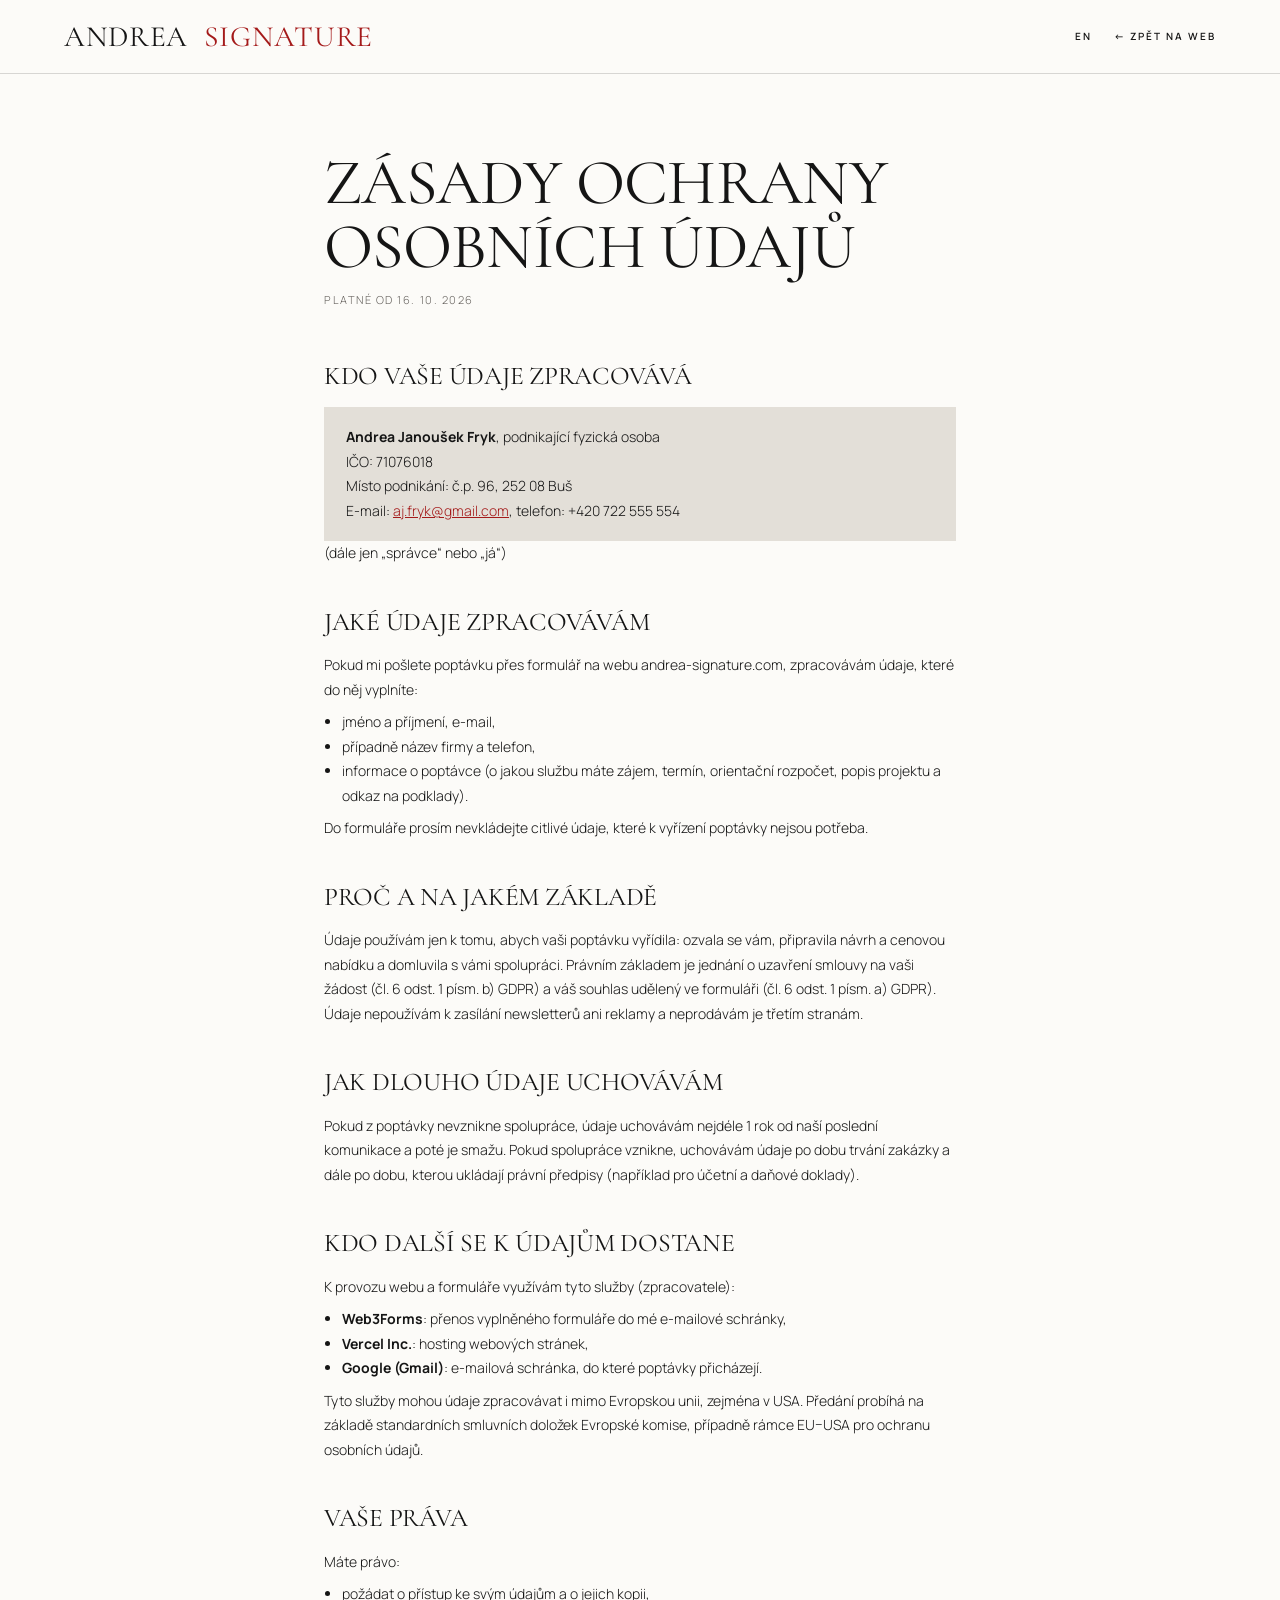
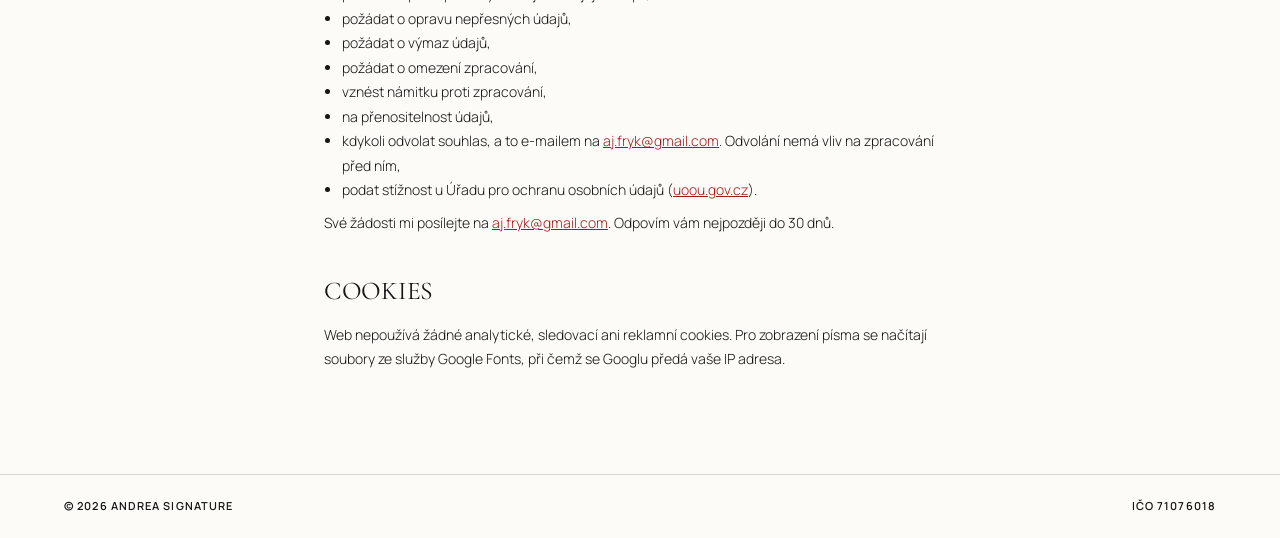
<file: ochrana-udaju.html>
<!doctype html><html lang="cs"><head><meta charset="utf-8"><meta name="viewport" content="width=device-width, initial-scale=1, viewport-fit=cover">
<title>Zásady ochrany osobních údajů · Andrea Signature</title>
<meta name="description" content="Zásady ochrany osobních údajů webu Andrea Signature.">
<meta name="robots" content="noindex">
<link rel="preconnect" href="https://fonts.googleapis.com">
<link rel="preconnect" href="https://fonts.gstatic.com" crossorigin>
<link rel="stylesheet" href="https://fonts.googleapis.com/css2?family=Cormorant+Garamond:ital,wght@0,300;0,400;1,300;1,400&family=Manrope:wght@300;400;600&display=swap">
<style>
/* Layout: vzdušný editorial — číslované sekce, asymetrický úvod ANDREA SIGNATURE, běžící nápis,
   dlaždice kategorií přes celou šířku, pás výroků, vybrané projekty, portfolio, spolupráce, poptávka, kontakt.
   Barvy loga: bílá, černá, červená jen v číslech sekcí a drobných detailech. Jediný světlý vzhled. */
:root{
  color-scheme: light;
  --wine:#151515; --wine-deep:#000; --card:#E3DFD8; --ink:#151515; --cream:#FCFBF8; --paper:#FFFFFF;
  --blush:#ECE9E4; --blush-2:#E3DFD8; --concrete:#151515; --line:rgba(21,21,21,.16);
  --sand:#E3DFD8; --mute:#66625E; --red:#A41A1A;
  --f-display:"Cormorant Garamond","Garamond",Georgia,serif;
  --f-mono:"Manrope","Helvetica Neue",Arial,sans-serif;
  --f-script:"Manrope","Helvetica Neue",Arial,sans-serif;
  --gut:clamp(16px,5vw,72px);
  --max:1240px;
}
*{box-sizing:border-box}
[hidden]{display:none!important}
html{scroll-behavior:smooth}
body{margin:0;background:var(--cream);color:var(--ink);font-family:var(--f-mono);font-size:14px;line-height:1.55;-webkit-font-smoothing:antialiased;overflow-x:hidden}
img,video{max-width:100%;display:block}
a{color:inherit}
h1,h2,h3{font-family:var(--f-display);font-weight:400;color:var(--wine);margin:0;text-wrap:balance;letter-spacing:-.01em}
p{margin:0}
:focus-visible{outline:2px solid var(--wine);outline-offset:3px}
.wrap{max-width:var(--max);margin-inline:auto;padding-inline:var(--gut)}


body{font-weight:300;font-size:13px;line-height:1.7}
h1,h2,h3{letter-spacing:-.01em}
.num{font-family:var(--f-mono);font-size:10px;font-weight:600;color:var(--red);vertical-align:top;margin-right:12px;letter-spacing:.06em;font-style:normal}
.script{font-family:var(--f-mono);font-size:9.5px;font-weight:600;letter-spacing:.22em;text-transform:uppercase;color:var(--mute);display:block;line-height:1.4}
.btn{display:inline-flex;align-items:center;justify-content:center;gap:10px;background:transparent;color:var(--ink);border:1px solid var(--ink);border-radius:999px;padding:10px 26px;font-family:var(--f-mono);font-weight:600;font-size:9px;letter-spacing:.2em;text-transform:uppercase;text-decoration:none;cursor:pointer;white-space:nowrap;transition:border-color .2s,color .2s,background .2s}
.btn:hover{border-color:var(--red);color:var(--red)}
.btn.solid{background:var(--ink);color:var(--cream)}
.btn.solid:hover{background:var(--red);border-color:var(--red);color:#fff}
.btn.sm{padding:8px 20px}

/* ---------- NAV ---------- */
.nav{position:sticky;top:env(safe-area-inset-top,0px);z-index:50;background:rgba(252,251,248,.94);backdrop-filter:blur(8px);-webkit-backdrop-filter:blur(8px)}
.nav .wrap{display:flex;align-items:center;justify-content:space-between;gap:24px;min-height:76px;max-width:none}
.brand{display:inline-flex;text-decoration:none;flex-shrink:0}
.brand img{height:50px;width:auto;display:block}
.menu{display:flex;gap:clamp(14px,2.4vw,34px);list-style:none;margin:0;padding:0;align-items:center}
.menu a{font-family:var(--f-mono);font-size:9px;font-weight:600;letter-spacing:.2em;text-transform:uppercase;text-decoration:none;color:var(--ink)}
.menu a:hover{color:var(--red)}
.burger{display:none;background:none;border:0;color:var(--ink);cursor:pointer;padding:8px}

/* ---------- MEET (úvod) ---------- */
.meet{display:grid;grid-template-columns:minmax(0,3fr) minmax(0,3.4fr) minmax(0,2.4fr);grid-template-rows:auto auto 1fr;gap:0 clamp(16px,2.4vw,30px);padding-block:clamp(20px,3vw,40px) clamp(40px,5vw,70px)}
.meet h1{grid-column:2/4;grid-row:1;font-size:clamp(40px,5vw,72px);line-height:.95;text-transform:uppercase;padding:0 0 clamp(20px,3vw,34px) clamp(20px,6vw,90px);color:var(--ink)}
.meet .tall{grid-column:2;grid-row:2/4;width:100%;height:auto;aspect-ratio:5/6;object-fit:cover;object-position:center top;filter:grayscale(1) contrast(1.04)}
.meet .small{grid-column:3;grid-row:2;width:100%;height:auto;aspect-ratio:1/1.3;object-fit:cover}
.meet-text{grid-column:1;grid-row:3;align-self:end;display:grid;gap:16px;padding-bottom:12px;max-width:32ch;justify-items:start}
.meet-text h2{font-size:clamp(19px,1.7vw,23px);line-height:1.1;text-transform:uppercase;color:var(--ink);letter-spacing:0}
.meet-text p{font-size:12px;color:var(--mute)}

/* ---------- MARQUEE ---------- */
.marquee{overflow:hidden;white-space:nowrap;padding-top:6px}
.marquee-track{display:inline-flex;animation:mq 36s linear infinite}
.marquee-track span,.marquee-track i{font-family:var(--f-display);font-weight:300;font-size:clamp(50px,7.4vw,108px);line-height:1;text-transform:uppercase;letter-spacing:-.02em;padding-right:.3em;font-style:normal}
.marquee-track i{color:var(--red)}
@keyframes mq{to{transform:translateX(-50%)}}

/* ---------- TILES (kategorie) ---------- */
.cats{display:grid;grid-template-columns:repeat(5,minmax(0,1fr))}
.cat{position:relative;aspect-ratio:3/4.3;display:grid;place-items:center;border:0;padding:0;cursor:pointer;overflow:hidden;background:var(--blush);font:inherit}
.cat img{position:absolute;inset:0;width:100%;height:100%;object-fit:cover;transition:transform 1.2s cubic-bezier(.2,.7,.2,1)}
.cat::before{content:"";position:absolute;inset:0;z-index:1;background:rgba(10,10,10,.28);transition:background .4s}
.cat:hover img{transform:scale(1.05)}
.cat:hover::before{background:rgba(10,10,10,.42)}
.cat .lbl{position:relative;z-index:2;display:grid;gap:12px;justify-items:center;color:#fff;font-family:var(--f-mono);font-size:9.5px;font-weight:600;letter-spacing:.24em;text-transform:uppercase;text-align:center;padding:0 12px}
.cat .lbl::after{content:"";width:60px;height:1px;background:rgba(255,255,255,.85);transition:background .3s,width .3s}
.cat:hover .lbl::after{background:var(--red);width:80px}
.cat .lbl small{font-size:8.5px;letter-spacing:.2em;opacity:.8;font-weight:400;order:3}

/* ---------- QUOTES ---------- */
.band{background:var(--sand);display:grid;grid-template-columns:auto 1fr auto;align-items:center;gap:20px;padding:clamp(48px,6vw,84px) var(--gut)}
.band button{background:none;border:0;cursor:pointer;color:var(--ink);padding:10px}
.band button:hover{color:var(--red)}
.band figure{margin:0;text-align:center;display:grid;gap:18px;justify-items:center}
.band blockquote{margin:0;font-family:var(--f-display);font-size:clamp(19px,2vw,26px);line-height:1.2;text-transform:uppercase;max-width:34ch;min-height:3.6em;transition:opacity .3s}
.band figcaption{font-size:9px;font-weight:600;letter-spacing:.2em;text-transform:uppercase}

/* ---------- FEATURED ---------- */
.featured{display:grid;grid-template-columns:minmax(0,2.4fr) minmax(0,3fr) minmax(0,3fr);gap:clamp(16px,2.4vw,30px);padding-block:clamp(56px,7vw,100px);align-items:start}
.feat-head{display:grid;gap:20px;justify-items:start}
.feat-head h2{font-size:clamp(36px,4.2vw,60px);line-height:.95;text-transform:uppercase;color:var(--ink)}
.feat-tall{display:block;margin-top:clamp(40px,6vw,90px);position:relative;overflow:hidden}
.feat-tall img{width:100%;aspect-ratio:3/4;object-fit:cover;transition:transform 1.2s cubic-bezier(.2,.7,.2,1)}
.feat-tall:hover img{transform:scale(1.03)}
.feat-side{display:grid;gap:14px;margin-top:clamp(70px,9vw,130px)}
.feat-side img{width:100%;aspect-ratio:16/9;object-fit:cover}
.feat-side small{font-size:11px;color:var(--mute)}
.feat-side ol{list-style:none;margin:0;padding:0}
.feat-side li a{display:grid;grid-template-columns:48px 1fr auto;align-items:baseline;border-top:1px solid var(--line);padding-block:10px;text-decoration:none}
.feat-side li:last-child a{border-bottom:1px solid var(--line)}
.feat-side li b{font-family:var(--f-display);font-weight:400;font-size:20px;color:var(--mute)}
.feat-side li span{font-family:var(--f-display);font-size:17px;text-transform:uppercase}
.feat-side li i{font-style:normal;font-size:12px;transition:transform .25s,color .25s}
.feat-side li a:hover i{transform:translateX(4px);color:var(--red)}
/* ---------- PORTFOLIO ---------- */
.work{padding-block:clamp(64px,8vw,120px)}
.work-head{display:flex;flex-wrap:wrap;align-items:end;justify-content:space-between;gap:20px 40px;margin-bottom:clamp(28px,4vw,48px)}
.work-head h2{font-size:clamp(40px,6vw,88px);line-height:.9;text-transform:uppercase}
.filters{display:flex;flex-wrap:wrap;gap:8px}
.chip{font-family:var(--f-mono);font-size:11px;letter-spacing:.08em;text-transform:uppercase;padding:9px 16px;border-radius:999px;border:1px solid var(--wine);background:transparent;color:var(--wine);cursor:pointer;transition:all .2s}
.chip[aria-pressed="true"],.chip:hover{background:var(--wine);color:var(--cream)}
.grid{display:grid;grid-template-columns:repeat(3,minmax(0,1fr));gap:clamp(18px,2.4vw,32px) clamp(14px,1.8vw,24px)}
.item{display:grid;gap:12px;text-decoration:none;cursor:pointer;background:none;border:0;padding:0;text-align:left;font:inherit;color:inherit}
.thumb{position:relative;aspect-ratio:4/5;overflow:hidden;background:var(--blush)}
.thumb img,.thumb video{position:absolute;inset:0;width:100%;height:100%;object-fit:cover;transition:transform .8s cubic-bezier(.2,.7,.2,1),opacity .4s}
.thumb video{opacity:0}
.item:hover .thumb img{transform:scale(1.04)}
.item.playing .thumb video{opacity:1}
.badge{position:absolute;left:12px;top:12px;z-index:2;background:var(--cream);color:var(--wine);font-size:10px;letter-spacing:.1em;text-transform:uppercase;padding:5px 10px;border-radius:999px}
.play{position:absolute;right:12px;bottom:12px;z-index:2;width:38px;height:38px;border-radius:50%;background:rgba(251,249,238,.92);display:grid;place-items:center;color:var(--wine)}
.item .meta{display:flex;justify-content:space-between;gap:12px;font-size:10px;letter-spacing:.1em;text-transform:uppercase;color:var(--wine);opacity:.8}
.item h3{font-size:clamp(22px,2vw,28px);line-height:1;text-transform:uppercase}
.item[hidden]{display:none}

/* ---------- PROCESS ---------- */
.process{background:var(--paper);border-block:1px solid var(--line);padding-block:clamp(56px,7vw,100px)}
.process h2{font-size:clamp(32px,4vw,58px);text-transform:uppercase;line-height:1;margin-bottom:clamp(28px,4vw,48px);text-align:center}
.steps{display:grid;grid-template-columns:repeat(4,minmax(0,1fr));gap:clamp(16px,2vw,28px);list-style:none;padding:0;margin:0;counter-reset:s}
.steps li{counter-increment:s;display:grid;gap:10px;align-content:start;border-top:1px solid var(--wine);padding-top:16px;font-size:13px}
.steps li::before{content:"0" counter(s);font-family:var(--f-display);font-size:40px;color:var(--wine);line-height:1}
.steps b{font-family:var(--f-display);font-weight:400;font-size:22px;text-transform:uppercase;color:var(--wine);line-height:1}

/* ---------- CONTACT ---------- */
.contact{background:var(--wine);color:var(--cream);padding-block:clamp(64px,8vw,120px) 40px;overflow:hidden}
.contact h2{color:var(--cream);font-size:clamp(56px,11vw,170px);line-height:.85;text-transform:uppercase}
.contact h2 em{font-style:italic;text-transform:none}
.contact .script{color:var(--cream);opacity:.9}
.contact-grid{display:grid;grid-template-columns:1.3fr 1fr auto;gap:clamp(24px,4vw,56px);align-items:end;margin-top:clamp(32px,5vw,64px);padding-top:28px;border-top:1px solid rgba(251,249,238,.3)}
.contact dl{display:grid;gap:14px;margin:0}
.contact dt{font-size:10px;letter-spacing:.14em;text-transform:uppercase;opacity:.7}
.contact dd{margin:0;font-family:var(--f-display);font-size:clamp(22px,2.2vw,32px);line-height:1.1;user-select:all;overflow-wrap:anywhere}
.contact dd a{text-decoration:none}
.contact dd a:hover{text-decoration:underline;text-underline-offset:4px;text-decoration-thickness:1px}
.qr{background:var(--cream);padding:10px;width:132px}
.qr img{width:100%;image-rendering:pixelated}
.qr small{display:block;color:var(--wine);font-size:9px;letter-spacing:.1em;text-transform:uppercase;text-align:center;margin-top:6px}
.contact .btn{background:var(--cream);color:var(--wine)}
.contact .btn:hover{background:#fff}
.foot{display:flex;flex-wrap:wrap;justify-content:space-between;align-items:center;gap:16px;margin-top:clamp(48px,6vw,80px);font-size:11px;letter-spacing:.08em;text-transform:uppercase;opacity:.85}
.foot img{width:150px;height:auto}

/* ---------- INQUIRY FORM ---------- */
.inquiry{background:var(--cream);padding-block:clamp(64px,8vw,120px);border-top:1px solid var(--line)}
.inq-grid{display:grid;grid-template-columns:minmax(0,5fr) minmax(0,7fr);gap:clamp(32px,6vw,96px);align-items:start}
.inq-intro{display:grid;gap:18px;position:sticky;top:110px}
.inq-intro h2{font-size:clamp(40px,5.4vw,80px);line-height:.9;text-transform:uppercase}
.inq-intro p{font-size:13px;max-width:40ch}
.inq-intro ul{list-style:none;padding:0;margin:8px 0 0;display:grid;gap:8px;font-size:12px;text-transform:uppercase;letter-spacing:.06em;color:var(--wine)}
.inq-intro li::before{content:"— "}
.form{display:grid;grid-template-columns:repeat(2,minmax(0,1fr));gap:26px 28px;background:var(--paper);padding:clamp(24px,3.5vw,48px);box-shadow:0 24px 60px rgba(58,27,23,.08)}
.field{display:grid;gap:8px;min-width:0}
.field.full{grid-column:1/-1}
.field label,.field legend{font-size:10px;letter-spacing:.14em;text-transform:uppercase;color:var(--wine);padding:0}
.field label .req,.field legend .req{opacity:.6}
.field input,.field select,.field textarea{font:inherit;font-size:14px;color:var(--ink);background:transparent;border:0;border-bottom:1px solid rgba(58,27,23,.35);border-radius:0;padding:8px 0;width:100%;outline:none;transition:border-color .2s}
.field textarea{min-height:120px;resize:vertical;border:1px solid rgba(58,27,23,.25);padding:12px}
.field select{appearance:none;-webkit-appearance:none;background-image:linear-gradient(45deg,transparent 50%,var(--wine) 50%),linear-gradient(135deg,var(--wine) 50%,transparent 50%);background-position:calc(100% - 10px) 55%,calc(100% - 5px) 55%;background-size:5px 5px;background-repeat:no-repeat;padding-right:24px;cursor:pointer}
.field input:focus,.field select:focus,.field textarea:focus{border-color:var(--wine)}
.field input:focus-visible,.field select:focus-visible,.field textarea:focus-visible{outline:none;box-shadow:0 2px 0 var(--wine)}
.field.err input,.field.err textarea,.field.err select{border-color:#B3261E}
.field .msg{font-size:11px;color:#B3261E;min-height:0}
fieldset.field{border:0;margin:0;padding:0}
.opts{display:flex;flex-wrap:wrap;gap:8px}
.opts label{position:relative;cursor:pointer;font-size:11px;letter-spacing:.06em;text-transform:uppercase;color:var(--wine)}
.opts input{position:absolute;opacity:0;width:1px;height:1px}
.opts span{display:inline-block;padding:9px 14px;border:1px solid var(--wine);border-radius:999px;transition:all .2s}
.opts input:checked + span{background:var(--wine);color:var(--cream)}
.opts input:focus-visible + span{outline:2px solid var(--wine);outline-offset:2px}
.consent{grid-column:1/-1;display:flex;gap:10px;align-items:flex-start;font-size:12px;line-height:1.45}
.consent input{accent-color:var(--wine);width:16px;height:16px;margin-top:2px;flex-shrink:0}
.form-foot{grid-column:1/-1;display:flex;flex-wrap:wrap;align-items:center;justify-content:space-between;gap:16px}
.form-foot small{font-size:11px;opacity:.7}
.hp{position:absolute;left:-9999px;width:1px;height:1px;overflow:hidden}
.done{grid-column:1/-1;display:grid;gap:14px;background:var(--cream);border:1px solid var(--line);padding:24px}
.done h3{font-size:30px;text-transform:uppercase;line-height:1}
.done pre{font-family:var(--f-mono);font-size:12px;white-space:pre-wrap;background:var(--paper);border:1px solid var(--line);padding:14px;margin:0;max-height:260px;overflow:auto;user-select:all}
.done .row{display:flex;flex-wrap:wrap;gap:10px}
.btn.ghost{background:transparent;color:var(--wine);border:1px solid var(--wine)}
.btn.ghost:hover{background:var(--wine);color:var(--cream)}
@media (max-width:900px){.inq-grid{grid-template-columns:1fr}.inq-intro{position:static}}
@media (max-width:560px){.form{grid-template-columns:1fr}}

/* ---------- CASE STUDY VIEW ---------- */
.case{background:var(--cream)}
.case-hero{background:radial-gradient(120% 90% at 50% 20%,#EAE1DC 0%,var(--blush) 60%,var(--blush-2) 100%);padding-block:clamp(36px,5vw,64px) 0;overflow:hidden}
.back{display:inline-flex;align-items:center;gap:8px;font-size:11px;letter-spacing:.1em;text-transform:uppercase;color:var(--wine);text-decoration:none;background:none;border:0;cursor:pointer;padding:0;font-family:var(--f-mono)}
.back:hover{text-decoration:underline;text-underline-offset:4px}
.case-title{margin-top:clamp(24px,3vw,40px);text-align:center}
.case-title .script{margin-bottom:.12em}
.case-title h1{text-transform:uppercase;font-size:clamp(48px,9vw,150px);line-height:.86;letter-spacing:-.02em}
.case-title h1 em{font-style:italic;text-transform:none}
.case-meta{display:grid;grid-template-columns:repeat(4,minmax(0,1fr));gap:16px;margin-top:clamp(28px,4vw,48px);padding-block:18px;border-top:1px solid var(--line);border-bottom:1px solid var(--line)}
.case-meta div{display:grid;gap:4px;min-width:0}
.case-meta dt{font-size:10px;letter-spacing:.14em;text-transform:uppercase;color:var(--wine);opacity:.75}
.case-meta dd{margin:0;font-family:var(--f-display);font-size:clamp(17px,1.5vw,21px);color:var(--ink);line-height:1.15}
.case-main{margin-top:clamp(28px,4vw,48px);display:flex;justify-content:center}
.case-main video,.case-main img{max-height:min(82vh,860px);width:auto;max-width:100%;background:#1a1110;box-shadow:0 30px 60px rgba(58,27,23,.18)}
.case-main.wide video,.case-main.wide img{width:100%;max-height:none;height:auto}
.case-body{padding-block:clamp(56px,7vw,100px)}
.case-cols{display:grid;grid-template-columns:repeat(3,minmax(0,1fr));gap:clamp(24px,4vw,56px)}
.case-cols section{display:grid;gap:14px;align-content:start}
.case-cols h2{font-size:clamp(24px,2.4vw,34px);text-transform:uppercase;line-height:1}
.case-cols p{font-size:13px;max-width:44ch}
.case-quote{margin-block:clamp(48px,6vw,88px);text-align:center}
.case-quote p{font-family:var(--f-display);font-style:italic;color:var(--wine);font-size:clamp(28px,3.6vw,52px);line-height:1.08;max-width:22ch;margin-inline:auto;text-wrap:balance}
.gallery{display:grid;grid-template-columns:repeat(12,minmax(0,1fr));gap:clamp(10px,1.4vw,18px)}
.gallery figure{margin:0;grid-column:span 4;background:var(--blush);overflow:hidden;position:relative}
.gallery figure.w6{grid-column:span 6}
.gallery figure.w8{grid-column:span 8}
.gallery figure.w12{grid-column:span 12}
.gallery img,.gallery video{width:100%;height:100%;object-fit:cover;aspect-ratio:var(--ar,4/5)}
.gallery figcaption{position:absolute;left:10px;bottom:10px;background:var(--cream);color:var(--wine);font-size:10px;letter-spacing:.1em;text-transform:uppercase;padding:4px 9px;border-radius:999px}
.next{display:block;position:relative;background:var(--concrete);color:var(--cream);text-decoration:none;overflow:hidden;cursor:pointer;border:0;width:100%;text-align:center;padding:0;font:inherit}
.next img{position:absolute;inset:0;width:100%;height:100%;object-fit:cover;opacity:.45;transition:opacity .5s,transform 1.2s}
.next:hover img{opacity:.6;transform:scale(1.03)}
.next .in{position:relative;padding-block:clamp(64px,9vw,140px);display:grid;gap:10px;justify-items:center}
.next small{font-size:11px;letter-spacing:.14em;text-transform:uppercase}
.next strong{font-family:var(--f-display);font-weight:400;font-size:clamp(40px,7vw,110px);line-height:.9;text-transform:uppercase}

/* ---------- views ---------- */
.view{animation:fade .5s ease both}
@keyframes fade{from{opacity:.001;transform:translateY(8px)}to{opacity:1;transform:none}}

/* ---------- responsive ---------- */
@media (max-width:1100px){
  .menu li.opt{display:none}
}
@media (max-width:900px){
  .menu{display:none}
  .burger{display:inline-flex}
  .nav .btn{display:none}
  .menu.open{display:flex;position:absolute;top:100%;left:0;right:0;flex-direction:column;align-items:flex-start;gap:4px;padding:16px var(--gut) 24px;background:var(--cream);border-bottom:1px solid var(--line)}
  .menu.open li.opt{display:block}
  .menu.open a{font-size:18px}
  .grid{grid-template-columns:repeat(2,minmax(0,1fr))}
  .steps{grid-template-columns:repeat(2,minmax(0,1fr))}
  .case-cols{grid-template-columns:1fr}
  .case-meta{grid-template-columns:repeat(2,minmax(0,1fr))}
  .contact-grid{grid-template-columns:1fr 1fr}
  .contact-grid .qr{grid-column:1}
}
@media (max-width:700px){
  .hero-in{min-height:0;display:flex;flex-direction:column;align-items:center;padding-bottom:0}
  .hero h1{font-size:clamp(44px,14.5vw,96px);white-space:normal;padding-top:28px}
  .hero-figure{position:relative;left:auto;transform:none;width:min(92%,440px);margin-top:4px}
  .tag{position:relative;inset:auto !important;text-align:center;font-size:13px}
  .tag svg{display:none}
  .hero-tags{display:flex;flex-wrap:wrap;justify-content:center;gap:6px 18px;margin-top:18px}
  .hero .cta{display:none}
  .hero-in{gap:0}
  .about-grid{grid-template-columns:1fr}
  .about-head .script{margin-left:0}
  .polaroid{position:relative;top:0;justify-self:end;margin-top:-8px}
  .about-head{display:grid}
  .cats{grid-template-columns:1fr}
  .grid{grid-template-columns:1fr}
  .gallery figure,.gallery figure.w6,.gallery figure.w8{grid-column:span 12}
  .contact-grid{grid-template-columns:1fr}
}
@media (min-width:701px){.hero-tags{display:contents}}
@media (prefers-reduced-motion:reduce){
  *{animation:none !important;transition:none !important;scroll-behavior:auto !important}
}

/* ---------- editorial overrides ---------- */
.work-head h2,.process h2,.inq-intro h2,.case-title h1,.case-cols h2,.item h3,.done h3{color:var(--ink);font-weight:400}
.contact h2{font-weight:400}
.next strong{color:#fff;font-weight:400}
.work{border-top:1px solid var(--line)}
.work-head h2{font-size:clamp(40px,5vw,72px)}
.chip{border-radius:999px;border-color:var(--line);color:var(--ink);font-family:var(--f-mono);font-weight:600;letter-spacing:.18em;font-size:9px}
.chip[aria-pressed="true"],.chip:hover{background:var(--ink);border-color:var(--ink);color:var(--cream)}
.badge{background:var(--paper);color:var(--ink);font-weight:600;letter-spacing:.18em;font-size:8.5px}
.play{background:var(--paper);color:var(--ink)}
.item .meta{color:var(--mute);opacity:1;font-weight:600;font-size:9px}
.item h3{font-size:clamp(20px,1.8vw,26px)}
.item h3 em{font-style:italic;text-transform:none}
.process{background:var(--paper);border-color:var(--line)}
.process h2{font-size:clamp(34px,4vw,56px)}
.steps li{border-top-color:var(--ink);font-size:12.5px}
.steps li::before{color:var(--red);font-family:var(--f-mono);font-size:10px;font-weight:600;letter-spacing:.06em}
.steps b{color:var(--ink);font-size:22px}
.inquiry{border-top-color:var(--line)}
.inq-intro h2{font-size:clamp(38px,4.8vw,68px)}
.inq-intro ul{color:var(--ink);font-weight:600;font-size:10px}
.inq-intro li::before{color:var(--red)}
.form{box-shadow:none;border:1px solid var(--line)}
.field label,.field legend,.opts label{color:var(--ink);font-weight:600}
.opts span{border-color:var(--line)}
.opts input:checked + span{background:var(--ink);color:var(--cream);border-color:var(--ink)}
.consent input{accent-color:var(--ink)}
.form .btn[type=submit]{background:var(--ink);color:var(--cream);border-color:var(--ink)}
.form .btn[type=submit]:hover{background:var(--red);border-color:var(--red);color:#fff}
.contact{background:var(--sand);color:var(--ink)}
.contact h2{font-size:clamp(44px,7vw,108px);text-transform:uppercase;color:var(--ink)}
.contact h2 em{text-transform:none;color:var(--red)}
.contact .script{color:var(--mute)}
.contact-grid{border-top-color:var(--line)}
.contact dt{opacity:1;color:var(--mute);font-weight:600}
.contact dd{font-size:clamp(22px,2.2vw,30px)}
.contact .btn{background:transparent;color:var(--ink)}
.qr{background:var(--paper)}
.qr small{color:var(--ink)}
.foot{opacity:1;font-weight:600;font-size:9px;letter-spacing:.2em}
.foot img{width:140px}
.case-hero{background:var(--cream)}
.case-title h1{font-size:clamp(46px,8vw,130px)}
.case-title h1 em{text-transform:none}
.case-title .script{margin-bottom:.8em}
.case-meta{border-color:var(--line)}
.case-meta dt{color:var(--mute);opacity:1;font-weight:600}
.case-meta dd{font-size:clamp(18px,1.6vw,22px)}
.case-cols h2{font-size:clamp(26px,2.6vw,36px)}
.case-cols p{font-size:13px}
.case-quote p{color:var(--ink);font-weight:300}
.back{color:var(--ink);font-weight:600}
.back:hover{color:var(--red)}
.gallery figcaption{color:var(--ink);background:var(--paper);font-weight:600}
.next{background:var(--ink)}
.next small{font-weight:600}
.done{background:var(--cream)}

/* ---------- responsive (new parts) ---------- */
@media (max-width:900px){
  .menu{display:none}
  .burger{display:inline-flex}
  .menu.open{display:flex;position:absolute;top:100%;left:0;right:0;flex-direction:column;align-items:flex-start;gap:8px;padding:16px var(--gut) 24px;background:var(--cream);border-bottom:1px solid var(--line)}
  .menu.open a{font-size:12px}
  .meet{grid-template-columns:1fr 1fr;grid-template-rows:auto}
  .meet h1{grid-column:1/-1;padding-left:0}
  .meet .tall{grid-column:1;grid-row:2;height:auto}
  .meet .small{grid-column:2;grid-row:2;align-self:start}
  .meet-text{grid-column:1/-1;grid-row:3;padding-top:24px;max-width:none}
  .cats{grid-template-columns:repeat(2,minmax(0,1fr))}
  .cat:last-child{grid-column:1/-1;aspect-ratio:16/8}
  .featured{grid-template-columns:1fr}
  .feat-tall,.feat-side{margin-top:0}
}
@media (max-width:520px){
  .cats{grid-template-columns:1fr}
  .cat{aspect-ratio:16/11}
  .band{grid-template-columns:1fr;justify-items:center}
  .band button{display:none}
  .brand img{height:42px}
}

.wm{display:inline-block;font-family:var(--f-display);font-weight:400;font-size:clamp(22px,2.3vw,34px);letter-spacing:.03em;text-transform:uppercase;color:var(--ink);line-height:1;white-space:nowrap}
.wm span{color:var(--red);margin-left:.28em}
.meet{padding-top:clamp(28px,4vw,56px)}
.sr-only{position:absolute!important;width:1px;height:1px;overflow:hidden;clip:rect(0 0 0 0);white-space:nowrap}
@media (max-width:520px){.wm{font-size:20px}}

.lang{display:flex;gap:6px;align-items:center}
.lang a{color:var(--mute)}
.lang a.on{color:var(--red)}
.lang i{font-style:normal;color:var(--line)}
</style>
<style>
.legal{max-width:760px;margin-inline:auto;padding:clamp(40px,6vw,90px) var(--gut) clamp(60px,8vw,110px)}
.legal h1{font-size:clamp(38px,5vw,64px);line-height:1;text-transform:uppercase;margin-bottom:12px}
.legal .upd{font-size:11px;letter-spacing:.14em;text-transform:uppercase;color:var(--mute);margin-bottom:clamp(28px,4vw,44px);display:block}
.legal h2{font-size:clamp(20px,2vw,26px);text-transform:uppercase;margin:34px 0 10px;color:var(--ink)}
.legal p,.legal li{font-size:14px;line-height:1.75;color:var(--ink)}
.legal ul{padding-left:18px;margin:8px 0}
.legal a{color:var(--red)}
.legal .box{background:var(--sand);padding:18px 22px;margin:8px 0 0}
.legal .box p{margin:0}
.lnav{display:flex;justify-content:space-between;align-items:center;gap:20px;padding:22px var(--gut);border-bottom:1px solid var(--line)}
.lnav a.back{font-size:10px;font-weight:600;letter-spacing:.2em;text-transform:uppercase;text-decoration:none;color:var(--ink)}
.lnav a.back:hover{color:var(--red)}
</style>
</head><body>
<header class="lnav"><a class="brand wm" href="index.html">Andrea <span>Signature</span></a><span style="display:flex;gap:22px;align-items:center"><a class="back" href="privacy.html">EN</a><a class="back" href="index.html">← Zpět na web</a></span></header>
<main><article class="legal">
<h1>Zásady ochrany osobních údajů</h1>
<span class="upd">Platné od 16. 10. 2026</span>

<h2>Kdo vaše údaje zpracovává</h2>
<div class="box"><p><strong>Andrea Janoušek Fryk</strong>, podnikající fyzická osoba<br>IČO: 71076018<br>Místo podnikání: č.p. 96, 252 08 Buš<br>E-mail: <a href="mailto:aj.fryk@gmail.com">aj.fryk@gmail.com</a>, telefon: +420 722 555 554</p></div>
<p>(dále jen „správce“ nebo „já“)</p>

<h2>Jaké údaje zpracovávám</h2>
<p>Pokud mi pošlete poptávku přes formulář na webu andrea-signature.com, zpracovávám údaje, které do něj vyplníte:</p>
<ul><li>jméno a příjmení, e-mail,</li><li>případně název firmy a telefon,</li><li>informace o poptávce (o jakou službu máte zájem, termín, orientační rozpočet, popis projektu a odkaz na podklady).</li></ul>
<p>Do formuláře prosím nevkládejte citlivé údaje, které k vyřízení poptávky nejsou potřeba.</p>

<h2>Proč a na jakém základě</h2>
<p>Údaje používám jen k tomu, abych vaši poptávku vyřídila: ozvala se vám, připravila návrh a cenovou nabídku a domluvila s vámi spolupráci. Právním základem je jednání o uzavření smlouvy na vaši žádost (čl. 6 odst. 1 písm. b) GDPR) a váš souhlas udělený ve formuláři (čl. 6 odst. 1 písm. a) GDPR).</p>
<p>Údaje nepoužívám k zasílání newsletterů ani reklamy a neprodávám je třetím stranám.</p>

<h2>Jak dlouho údaje uchovávám</h2>
<p>Pokud z poptávky nevznikne spolupráce, údaje uchovávám nejdéle 1 rok od naší poslední komunikace a poté je smažu. Pokud spolupráce vznikne, uchovávám údaje po dobu trvání zakázky a dále po dobu, kterou ukládají právní předpisy (například pro účetní a daňové doklady).</p>

<h2>Kdo další se k údajům dostane</h2>
<p>K provozu webu a formuláře využívám tyto služby (zpracovatele):</p>
<ul>
<li><strong>Web3Forms</strong>: přenos vyplněného formuláře do mé e-mailové schránky,</li>
<li><strong>Vercel Inc.</strong>: hosting webových stránek,</li>
<li><strong>Google (Gmail)</strong>: e-mailová schránka, do které poptávky přicházejí.</li>
</ul>
<p>Tyto služby mohou údaje zpracovávat i mimo Evropskou unii, zejména v USA. Předání probíhá na základě standardních smluvních doložek Evropské komise, případně rámce EU–USA pro ochranu osobních údajů.</p>

<h2>Vaše práva</h2>
<p>Máte právo:</p>
<ul>
<li>požádat o přístup ke svým údajům a o jejich kopii,</li>
<li>požádat o opravu nepřesných údajů,</li>
<li>požádat o výmaz údajů,</li>
<li>požádat o omezení zpracování,</li>
<li>vznést námitku proti zpracování,</li>
<li>na přenositelnost údajů,</li>
<li>kdykoli odvolat souhlas, a to e-mailem na <a href="mailto:aj.fryk@gmail.com">aj.fryk@gmail.com</a>. Odvolání nemá vliv na zpracování před ním,</li>
<li>podat stížnost u Úřadu pro ochranu osobních údajů (<a href="https://uoou.gov.cz" target="_blank" rel="noopener">uoou.gov.cz</a>).</li>
</ul>
<p>Své žádosti mi posílejte na <a href="mailto:aj.fryk@gmail.com">aj.fryk@gmail.com</a>. Odpovím vám nejpozději do 30 dnů.</p>

<h2>Cookies</h2>
<p>Web nepoužívá žádné analytické, sledovací ani reklamní cookies. Pro zobrazení písma se načítají soubory ze služby Google Fonts, při čemž se Googlu předá vaše IP adresa.</p>
</article></main>
<footer class="lnav" style="border-top:1px solid var(--line);border-bottom:0"><span class="back">© 2026 Andrea Signature</span><span class="back">IČO 71076018</span></footer>
</body></html>
</file>
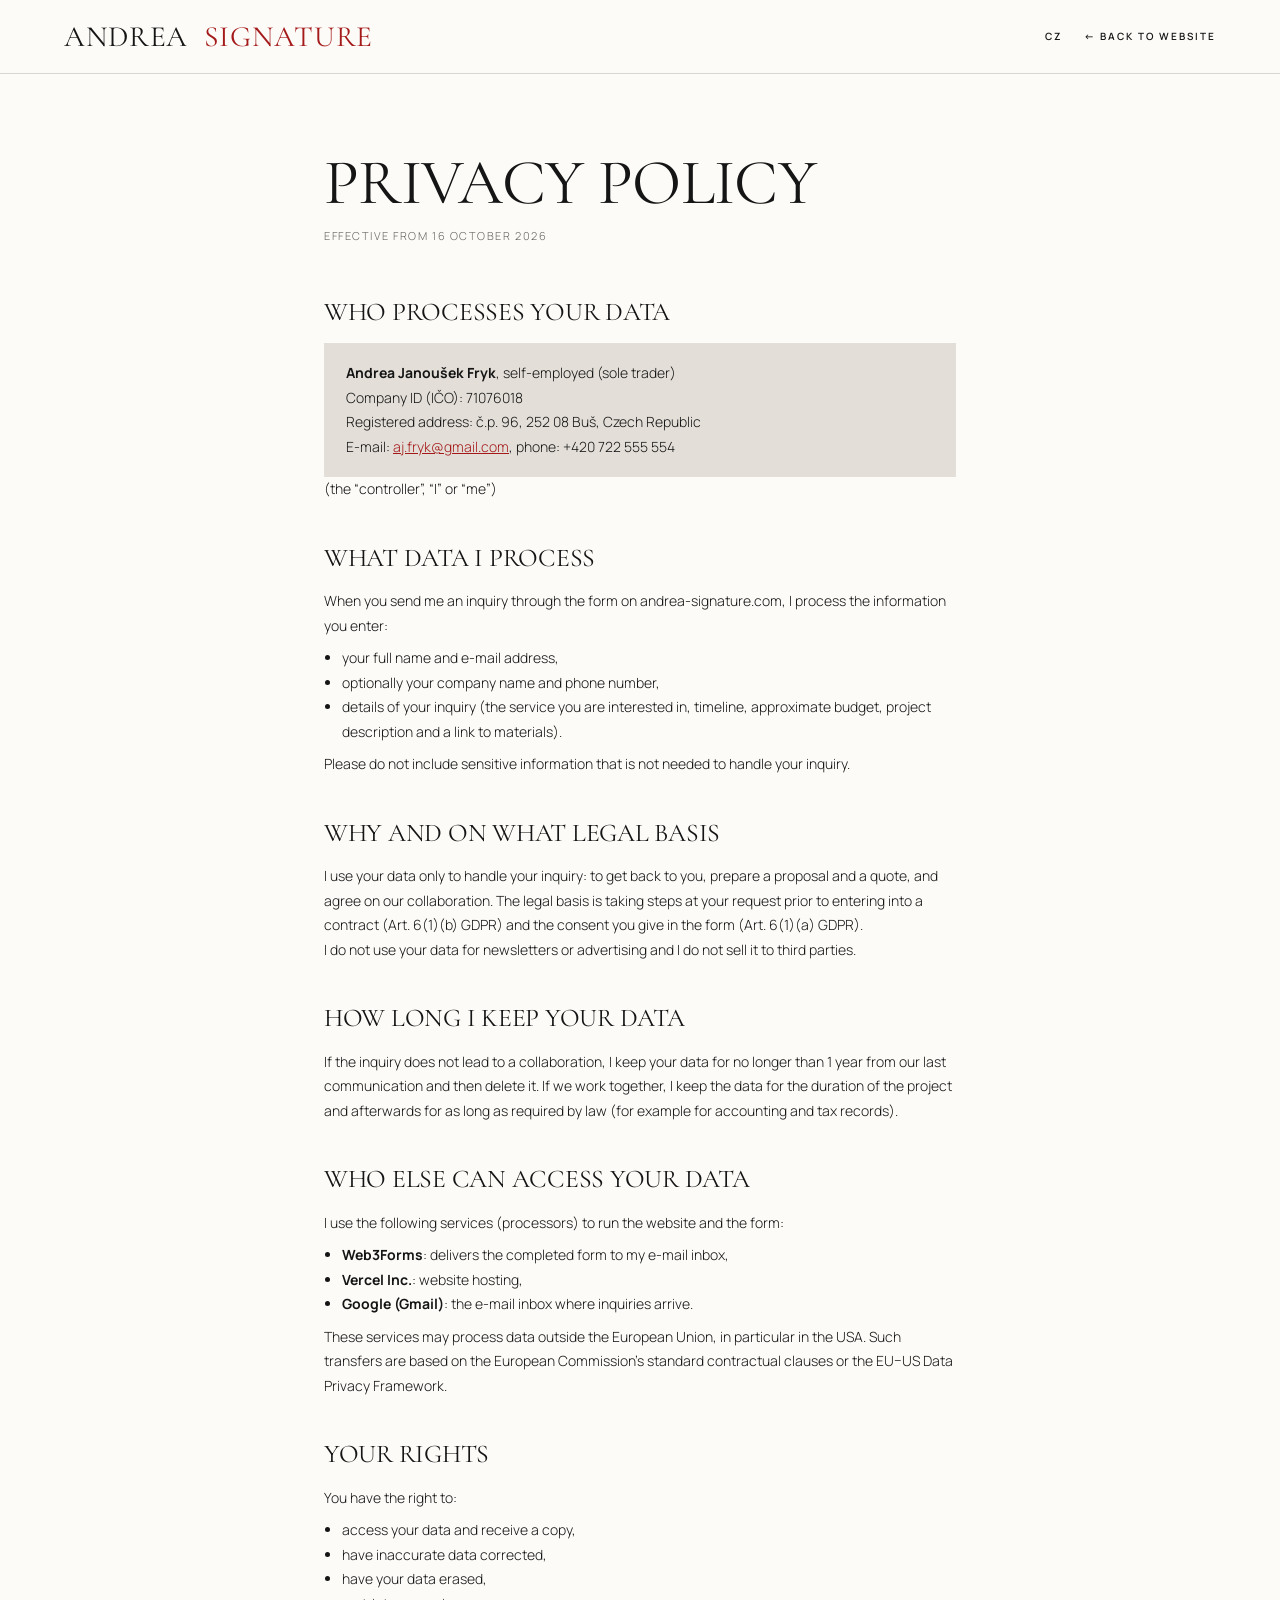
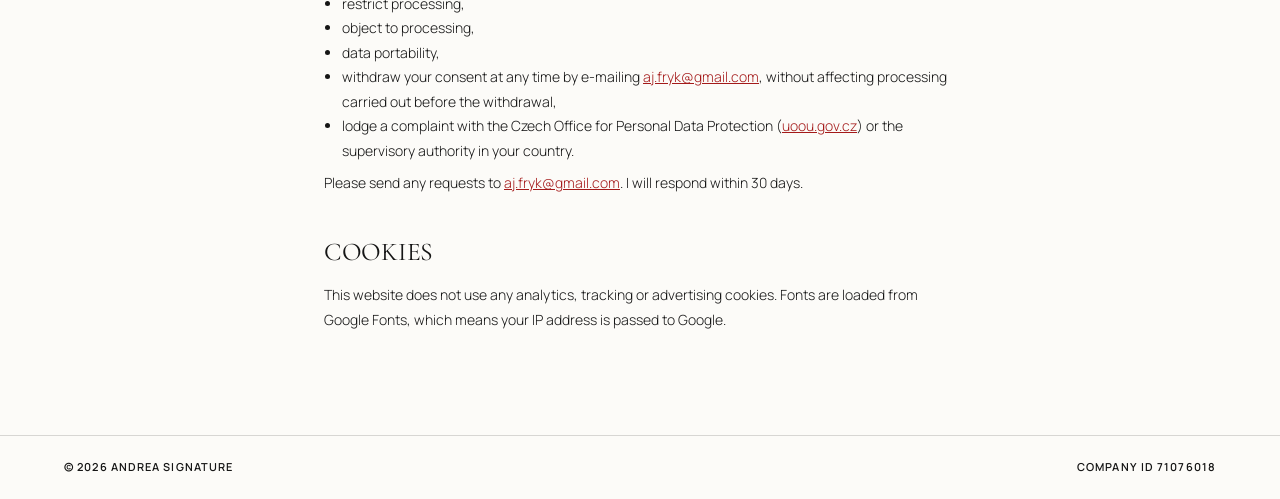
<file: privacy.html>
<!doctype html><html lang="en"><head><meta charset="utf-8"><meta name="viewport" content="width=device-width, initial-scale=1, viewport-fit=cover">
<title>Privacy policy · Andrea Signature</title>
<meta name="description" content="Privacy policy of the Andrea Signature website.">
<meta name="robots" content="noindex">
<link rel="preconnect" href="https://fonts.googleapis.com">
<link rel="preconnect" href="https://fonts.gstatic.com" crossorigin>
<link rel="stylesheet" href="https://fonts.googleapis.com/css2?family=Cormorant+Garamond:ital,wght@0,300;0,400;1,300;1,400&family=Manrope:wght@300;400;600&display=swap">
<style>
/* Layout: vzdušný editorial — číslované sekce, asymetrický úvod ANDREA SIGNATURE, běžící nápis,
   dlaždice kategorií přes celou šířku, pás výroků, vybrané projekty, portfolio, spolupráce, poptávka, kontakt.
   Barvy loga: bílá, černá, červená jen v číslech sekcí a drobných detailech. Jediný světlý vzhled. */
:root{
  color-scheme: light;
  --wine:#151515; --wine-deep:#000; --card:#E3DFD8; --ink:#151515; --cream:#FCFBF8; --paper:#FFFFFF;
  --blush:#ECE9E4; --blush-2:#E3DFD8; --concrete:#151515; --line:rgba(21,21,21,.16);
  --sand:#E3DFD8; --mute:#66625E; --red:#A41A1A;
  --f-display:"Cormorant Garamond","Garamond",Georgia,serif;
  --f-mono:"Manrope","Helvetica Neue",Arial,sans-serif;
  --f-script:"Manrope","Helvetica Neue",Arial,sans-serif;
  --gut:clamp(16px,5vw,72px);
  --max:1240px;
}
*{box-sizing:border-box}
[hidden]{display:none!important}
html{scroll-behavior:smooth}
body{margin:0;background:var(--cream);color:var(--ink);font-family:var(--f-mono);font-size:14px;line-height:1.55;-webkit-font-smoothing:antialiased;overflow-x:hidden}
img,video{max-width:100%;display:block}
a{color:inherit}
h1,h2,h3{font-family:var(--f-display);font-weight:400;color:var(--wine);margin:0;text-wrap:balance;letter-spacing:-.01em}
p{margin:0}
:focus-visible{outline:2px solid var(--wine);outline-offset:3px}
.wrap{max-width:var(--max);margin-inline:auto;padding-inline:var(--gut)}


body{font-weight:300;font-size:13px;line-height:1.7}
h1,h2,h3{letter-spacing:-.01em}
.num{font-family:var(--f-mono);font-size:10px;font-weight:600;color:var(--red);vertical-align:top;margin-right:12px;letter-spacing:.06em;font-style:normal}
.script{font-family:var(--f-mono);font-size:9.5px;font-weight:600;letter-spacing:.22em;text-transform:uppercase;color:var(--mute);display:block;line-height:1.4}
.btn{display:inline-flex;align-items:center;justify-content:center;gap:10px;background:transparent;color:var(--ink);border:1px solid var(--ink);border-radius:999px;padding:10px 26px;font-family:var(--f-mono);font-weight:600;font-size:9px;letter-spacing:.2em;text-transform:uppercase;text-decoration:none;cursor:pointer;white-space:nowrap;transition:border-color .2s,color .2s,background .2s}
.btn:hover{border-color:var(--red);color:var(--red)}
.btn.solid{background:var(--ink);color:var(--cream)}
.btn.solid:hover{background:var(--red);border-color:var(--red);color:#fff}
.btn.sm{padding:8px 20px}

/* ---------- NAV ---------- */
.nav{position:sticky;top:env(safe-area-inset-top,0px);z-index:50;background:rgba(252,251,248,.94);backdrop-filter:blur(8px);-webkit-backdrop-filter:blur(8px)}
.nav .wrap{display:flex;align-items:center;justify-content:space-between;gap:24px;min-height:76px;max-width:none}
.brand{display:inline-flex;text-decoration:none;flex-shrink:0}
.brand img{height:50px;width:auto;display:block}
.menu{display:flex;gap:clamp(14px,2.4vw,34px);list-style:none;margin:0;padding:0;align-items:center}
.menu a{font-family:var(--f-mono);font-size:9px;font-weight:600;letter-spacing:.2em;text-transform:uppercase;text-decoration:none;color:var(--ink)}
.menu a:hover{color:var(--red)}
.burger{display:none;background:none;border:0;color:var(--ink);cursor:pointer;padding:8px}

/* ---------- MEET (úvod) ---------- */
.meet{display:grid;grid-template-columns:minmax(0,3fr) minmax(0,3.4fr) minmax(0,2.4fr);grid-template-rows:auto auto 1fr;gap:0 clamp(16px,2.4vw,30px);padding-block:clamp(20px,3vw,40px) clamp(40px,5vw,70px)}
.meet h1{grid-column:2/4;grid-row:1;font-size:clamp(40px,5vw,72px);line-height:.95;text-transform:uppercase;padding:0 0 clamp(20px,3vw,34px) clamp(20px,6vw,90px);color:var(--ink)}
.meet .tall{grid-column:2;grid-row:2/4;width:100%;height:auto;aspect-ratio:5/6;object-fit:cover;object-position:center top;filter:grayscale(1) contrast(1.04)}
.meet .small{grid-column:3;grid-row:2;width:100%;height:auto;aspect-ratio:1/1.3;object-fit:cover}
.meet-text{grid-column:1;grid-row:3;align-self:end;display:grid;gap:16px;padding-bottom:12px;max-width:32ch;justify-items:start}
.meet-text h2{font-size:clamp(19px,1.7vw,23px);line-height:1.1;text-transform:uppercase;color:var(--ink);letter-spacing:0}
.meet-text p{font-size:12px;color:var(--mute)}

/* ---------- MARQUEE ---------- */
.marquee{overflow:hidden;white-space:nowrap;padding-top:6px}
.marquee-track{display:inline-flex;animation:mq 36s linear infinite}
.marquee-track span,.marquee-track i{font-family:var(--f-display);font-weight:300;font-size:clamp(50px,7.4vw,108px);line-height:1;text-transform:uppercase;letter-spacing:-.02em;padding-right:.3em;font-style:normal}
.marquee-track i{color:var(--red)}
@keyframes mq{to{transform:translateX(-50%)}}

/* ---------- TILES (kategorie) ---------- */
.cats{display:grid;grid-template-columns:repeat(5,minmax(0,1fr))}
.cat{position:relative;aspect-ratio:3/4.3;display:grid;place-items:center;border:0;padding:0;cursor:pointer;overflow:hidden;background:var(--blush);font:inherit}
.cat img{position:absolute;inset:0;width:100%;height:100%;object-fit:cover;transition:transform 1.2s cubic-bezier(.2,.7,.2,1)}
.cat::before{content:"";position:absolute;inset:0;z-index:1;background:rgba(10,10,10,.28);transition:background .4s}
.cat:hover img{transform:scale(1.05)}
.cat:hover::before{background:rgba(10,10,10,.42)}
.cat .lbl{position:relative;z-index:2;display:grid;gap:12px;justify-items:center;color:#fff;font-family:var(--f-mono);font-size:9.5px;font-weight:600;letter-spacing:.24em;text-transform:uppercase;text-align:center;padding:0 12px}
.cat .lbl::after{content:"";width:60px;height:1px;background:rgba(255,255,255,.85);transition:background .3s,width .3s}
.cat:hover .lbl::after{background:var(--red);width:80px}
.cat .lbl small{font-size:8.5px;letter-spacing:.2em;opacity:.8;font-weight:400;order:3}

/* ---------- QUOTES ---------- */
.band{background:var(--sand);display:grid;grid-template-columns:auto 1fr auto;align-items:center;gap:20px;padding:clamp(48px,6vw,84px) var(--gut)}
.band button{background:none;border:0;cursor:pointer;color:var(--ink);padding:10px}
.band button:hover{color:var(--red)}
.band figure{margin:0;text-align:center;display:grid;gap:18px;justify-items:center}
.band blockquote{margin:0;font-family:var(--f-display);font-size:clamp(19px,2vw,26px);line-height:1.2;text-transform:uppercase;max-width:34ch;min-height:3.6em;transition:opacity .3s}
.band figcaption{font-size:9px;font-weight:600;letter-spacing:.2em;text-transform:uppercase}

/* ---------- FEATURED ---------- */
.featured{display:grid;grid-template-columns:minmax(0,2.4fr) minmax(0,3fr) minmax(0,3fr);gap:clamp(16px,2.4vw,30px);padding-block:clamp(56px,7vw,100px);align-items:start}
.feat-head{display:grid;gap:20px;justify-items:start}
.feat-head h2{font-size:clamp(36px,4.2vw,60px);line-height:.95;text-transform:uppercase;color:var(--ink)}
.feat-tall{display:block;margin-top:clamp(40px,6vw,90px);position:relative;overflow:hidden}
.feat-tall img{width:100%;aspect-ratio:3/4;object-fit:cover;transition:transform 1.2s cubic-bezier(.2,.7,.2,1)}
.feat-tall:hover img{transform:scale(1.03)}
.feat-side{display:grid;gap:14px;margin-top:clamp(70px,9vw,130px)}
.feat-side img{width:100%;aspect-ratio:16/9;object-fit:cover}
.feat-side small{font-size:11px;color:var(--mute)}
.feat-side ol{list-style:none;margin:0;padding:0}
.feat-side li a{display:grid;grid-template-columns:48px 1fr auto;align-items:baseline;border-top:1px solid var(--line);padding-block:10px;text-decoration:none}
.feat-side li:last-child a{border-bottom:1px solid var(--line)}
.feat-side li b{font-family:var(--f-display);font-weight:400;font-size:20px;color:var(--mute)}
.feat-side li span{font-family:var(--f-display);font-size:17px;text-transform:uppercase}
.feat-side li i{font-style:normal;font-size:12px;transition:transform .25s,color .25s}
.feat-side li a:hover i{transform:translateX(4px);color:var(--red)}
/* ---------- PORTFOLIO ---------- */
.work{padding-block:clamp(64px,8vw,120px)}
.work-head{display:flex;flex-wrap:wrap;align-items:end;justify-content:space-between;gap:20px 40px;margin-bottom:clamp(28px,4vw,48px)}
.work-head h2{font-size:clamp(40px,6vw,88px);line-height:.9;text-transform:uppercase}
.filters{display:flex;flex-wrap:wrap;gap:8px}
.chip{font-family:var(--f-mono);font-size:11px;letter-spacing:.08em;text-transform:uppercase;padding:9px 16px;border-radius:999px;border:1px solid var(--wine);background:transparent;color:var(--wine);cursor:pointer;transition:all .2s}
.chip[aria-pressed="true"],.chip:hover{background:var(--wine);color:var(--cream)}
.grid{display:grid;grid-template-columns:repeat(3,minmax(0,1fr));gap:clamp(18px,2.4vw,32px) clamp(14px,1.8vw,24px)}
.item{display:grid;gap:12px;text-decoration:none;cursor:pointer;background:none;border:0;padding:0;text-align:left;font:inherit;color:inherit}
.thumb{position:relative;aspect-ratio:4/5;overflow:hidden;background:var(--blush)}
.thumb img,.thumb video{position:absolute;inset:0;width:100%;height:100%;object-fit:cover;transition:transform .8s cubic-bezier(.2,.7,.2,1),opacity .4s}
.thumb video{opacity:0}
.item:hover .thumb img{transform:scale(1.04)}
.item.playing .thumb video{opacity:1}
.badge{position:absolute;left:12px;top:12px;z-index:2;background:var(--cream);color:var(--wine);font-size:10px;letter-spacing:.1em;text-transform:uppercase;padding:5px 10px;border-radius:999px}
.play{position:absolute;right:12px;bottom:12px;z-index:2;width:38px;height:38px;border-radius:50%;background:rgba(251,249,238,.92);display:grid;place-items:center;color:var(--wine)}
.item .meta{display:flex;justify-content:space-between;gap:12px;font-size:10px;letter-spacing:.1em;text-transform:uppercase;color:var(--wine);opacity:.8}
.item h3{font-size:clamp(22px,2vw,28px);line-height:1;text-transform:uppercase}
.item[hidden]{display:none}

/* ---------- PROCESS ---------- */
.process{background:var(--paper);border-block:1px solid var(--line);padding-block:clamp(56px,7vw,100px)}
.process h2{font-size:clamp(32px,4vw,58px);text-transform:uppercase;line-height:1;margin-bottom:clamp(28px,4vw,48px);text-align:center}
.steps{display:grid;grid-template-columns:repeat(4,minmax(0,1fr));gap:clamp(16px,2vw,28px);list-style:none;padding:0;margin:0;counter-reset:s}
.steps li{counter-increment:s;display:grid;gap:10px;align-content:start;border-top:1px solid var(--wine);padding-top:16px;font-size:13px}
.steps li::before{content:"0" counter(s);font-family:var(--f-display);font-size:40px;color:var(--wine);line-height:1}
.steps b{font-family:var(--f-display);font-weight:400;font-size:22px;text-transform:uppercase;color:var(--wine);line-height:1}

/* ---------- CONTACT ---------- */
.contact{background:var(--wine);color:var(--cream);padding-block:clamp(64px,8vw,120px) 40px;overflow:hidden}
.contact h2{color:var(--cream);font-size:clamp(56px,11vw,170px);line-height:.85;text-transform:uppercase}
.contact h2 em{font-style:italic;text-transform:none}
.contact .script{color:var(--cream);opacity:.9}
.contact-grid{display:grid;grid-template-columns:1.3fr 1fr auto;gap:clamp(24px,4vw,56px);align-items:end;margin-top:clamp(32px,5vw,64px);padding-top:28px;border-top:1px solid rgba(251,249,238,.3)}
.contact dl{display:grid;gap:14px;margin:0}
.contact dt{font-size:10px;letter-spacing:.14em;text-transform:uppercase;opacity:.7}
.contact dd{margin:0;font-family:var(--f-display);font-size:clamp(22px,2.2vw,32px);line-height:1.1;user-select:all;overflow-wrap:anywhere}
.contact dd a{text-decoration:none}
.contact dd a:hover{text-decoration:underline;text-underline-offset:4px;text-decoration-thickness:1px}
.qr{background:var(--cream);padding:10px;width:132px}
.qr img{width:100%;image-rendering:pixelated}
.qr small{display:block;color:var(--wine);font-size:9px;letter-spacing:.1em;text-transform:uppercase;text-align:center;margin-top:6px}
.contact .btn{background:var(--cream);color:var(--wine)}
.contact .btn:hover{background:#fff}
.foot{display:flex;flex-wrap:wrap;justify-content:space-between;align-items:center;gap:16px;margin-top:clamp(48px,6vw,80px);font-size:11px;letter-spacing:.08em;text-transform:uppercase;opacity:.85}
.foot img{width:150px;height:auto}

/* ---------- INQUIRY FORM ---------- */
.inquiry{background:var(--cream);padding-block:clamp(64px,8vw,120px);border-top:1px solid var(--line)}
.inq-grid{display:grid;grid-template-columns:minmax(0,5fr) minmax(0,7fr);gap:clamp(32px,6vw,96px);align-items:start}
.inq-intro{display:grid;gap:18px;position:sticky;top:110px}
.inq-intro h2{font-size:clamp(40px,5.4vw,80px);line-height:.9;text-transform:uppercase}
.inq-intro p{font-size:13px;max-width:40ch}
.inq-intro ul{list-style:none;padding:0;margin:8px 0 0;display:grid;gap:8px;font-size:12px;text-transform:uppercase;letter-spacing:.06em;color:var(--wine)}
.inq-intro li::before{content:"— "}
.form{display:grid;grid-template-columns:repeat(2,minmax(0,1fr));gap:26px 28px;background:var(--paper);padding:clamp(24px,3.5vw,48px);box-shadow:0 24px 60px rgba(58,27,23,.08)}
.field{display:grid;gap:8px;min-width:0}
.field.full{grid-column:1/-1}
.field label,.field legend{font-size:10px;letter-spacing:.14em;text-transform:uppercase;color:var(--wine);padding:0}
.field label .req,.field legend .req{opacity:.6}
.field input,.field select,.field textarea{font:inherit;font-size:14px;color:var(--ink);background:transparent;border:0;border-bottom:1px solid rgba(58,27,23,.35);border-radius:0;padding:8px 0;width:100%;outline:none;transition:border-color .2s}
.field textarea{min-height:120px;resize:vertical;border:1px solid rgba(58,27,23,.25);padding:12px}
.field select{appearance:none;-webkit-appearance:none;background-image:linear-gradient(45deg,transparent 50%,var(--wine) 50%),linear-gradient(135deg,var(--wine) 50%,transparent 50%);background-position:calc(100% - 10px) 55%,calc(100% - 5px) 55%;background-size:5px 5px;background-repeat:no-repeat;padding-right:24px;cursor:pointer}
.field input:focus,.field select:focus,.field textarea:focus{border-color:var(--wine)}
.field input:focus-visible,.field select:focus-visible,.field textarea:focus-visible{outline:none;box-shadow:0 2px 0 var(--wine)}
.field.err input,.field.err textarea,.field.err select{border-color:#B3261E}
.field .msg{font-size:11px;color:#B3261E;min-height:0}
fieldset.field{border:0;margin:0;padding:0}
.opts{display:flex;flex-wrap:wrap;gap:8px}
.opts label{position:relative;cursor:pointer;font-size:11px;letter-spacing:.06em;text-transform:uppercase;color:var(--wine)}
.opts input{position:absolute;opacity:0;width:1px;height:1px}
.opts span{display:inline-block;padding:9px 14px;border:1px solid var(--wine);border-radius:999px;transition:all .2s}
.opts input:checked + span{background:var(--wine);color:var(--cream)}
.opts input:focus-visible + span{outline:2px solid var(--wine);outline-offset:2px}
.consent{grid-column:1/-1;display:flex;gap:10px;align-items:flex-start;font-size:12px;line-height:1.45}
.consent input{accent-color:var(--wine);width:16px;height:16px;margin-top:2px;flex-shrink:0}
.form-foot{grid-column:1/-1;display:flex;flex-wrap:wrap;align-items:center;justify-content:space-between;gap:16px}
.form-foot small{font-size:11px;opacity:.7}
.hp{position:absolute;left:-9999px;width:1px;height:1px;overflow:hidden}
.done{grid-column:1/-1;display:grid;gap:14px;background:var(--cream);border:1px solid var(--line);padding:24px}
.done h3{font-size:30px;text-transform:uppercase;line-height:1}
.done pre{font-family:var(--f-mono);font-size:12px;white-space:pre-wrap;background:var(--paper);border:1px solid var(--line);padding:14px;margin:0;max-height:260px;overflow:auto;user-select:all}
.done .row{display:flex;flex-wrap:wrap;gap:10px}
.btn.ghost{background:transparent;color:var(--wine);border:1px solid var(--wine)}
.btn.ghost:hover{background:var(--wine);color:var(--cream)}
@media (max-width:900px){.inq-grid{grid-template-columns:1fr}.inq-intro{position:static}}
@media (max-width:560px){.form{grid-template-columns:1fr}}

/* ---------- CASE STUDY VIEW ---------- */
.case{background:var(--cream)}
.case-hero{background:radial-gradient(120% 90% at 50% 20%,#EAE1DC 0%,var(--blush) 60%,var(--blush-2) 100%);padding-block:clamp(36px,5vw,64px) 0;overflow:hidden}
.back{display:inline-flex;align-items:center;gap:8px;font-size:11px;letter-spacing:.1em;text-transform:uppercase;color:var(--wine);text-decoration:none;background:none;border:0;cursor:pointer;padding:0;font-family:var(--f-mono)}
.back:hover{text-decoration:underline;text-underline-offset:4px}
.case-title{margin-top:clamp(24px,3vw,40px);text-align:center}
.case-title .script{margin-bottom:.12em}
.case-title h1{text-transform:uppercase;font-size:clamp(48px,9vw,150px);line-height:.86;letter-spacing:-.02em}
.case-title h1 em{font-style:italic;text-transform:none}
.case-meta{display:grid;grid-template-columns:repeat(4,minmax(0,1fr));gap:16px;margin-top:clamp(28px,4vw,48px);padding-block:18px;border-top:1px solid var(--line);border-bottom:1px solid var(--line)}
.case-meta div{display:grid;gap:4px;min-width:0}
.case-meta dt{font-size:10px;letter-spacing:.14em;text-transform:uppercase;color:var(--wine);opacity:.75}
.case-meta dd{margin:0;font-family:var(--f-display);font-size:clamp(17px,1.5vw,21px);color:var(--ink);line-height:1.15}
.case-main{margin-top:clamp(28px,4vw,48px);display:flex;justify-content:center}
.case-main video,.case-main img{max-height:min(82vh,860px);width:auto;max-width:100%;background:#1a1110;box-shadow:0 30px 60px rgba(58,27,23,.18)}
.case-main.wide video,.case-main.wide img{width:100%;max-height:none;height:auto}
.case-body{padding-block:clamp(56px,7vw,100px)}
.case-cols{display:grid;grid-template-columns:repeat(3,minmax(0,1fr));gap:clamp(24px,4vw,56px)}
.case-cols section{display:grid;gap:14px;align-content:start}
.case-cols h2{font-size:clamp(24px,2.4vw,34px);text-transform:uppercase;line-height:1}
.case-cols p{font-size:13px;max-width:44ch}
.case-quote{margin-block:clamp(48px,6vw,88px);text-align:center}
.case-quote p{font-family:var(--f-display);font-style:italic;color:var(--wine);font-size:clamp(28px,3.6vw,52px);line-height:1.08;max-width:22ch;margin-inline:auto;text-wrap:balance}
.gallery{display:grid;grid-template-columns:repeat(12,minmax(0,1fr));gap:clamp(10px,1.4vw,18px)}
.gallery figure{margin:0;grid-column:span 4;background:var(--blush);overflow:hidden;position:relative}
.gallery figure.w6{grid-column:span 6}
.gallery figure.w8{grid-column:span 8}
.gallery figure.w12{grid-column:span 12}
.gallery img,.gallery video{width:100%;height:100%;object-fit:cover;aspect-ratio:var(--ar,4/5)}
.gallery figcaption{position:absolute;left:10px;bottom:10px;background:var(--cream);color:var(--wine);font-size:10px;letter-spacing:.1em;text-transform:uppercase;padding:4px 9px;border-radius:999px}
.next{display:block;position:relative;background:var(--concrete);color:var(--cream);text-decoration:none;overflow:hidden;cursor:pointer;border:0;width:100%;text-align:center;padding:0;font:inherit}
.next img{position:absolute;inset:0;width:100%;height:100%;object-fit:cover;opacity:.45;transition:opacity .5s,transform 1.2s}
.next:hover img{opacity:.6;transform:scale(1.03)}
.next .in{position:relative;padding-block:clamp(64px,9vw,140px);display:grid;gap:10px;justify-items:center}
.next small{font-size:11px;letter-spacing:.14em;text-transform:uppercase}
.next strong{font-family:var(--f-display);font-weight:400;font-size:clamp(40px,7vw,110px);line-height:.9;text-transform:uppercase}

/* ---------- views ---------- */
.view{animation:fade .5s ease both}
@keyframes fade{from{opacity:.001;transform:translateY(8px)}to{opacity:1;transform:none}}

/* ---------- responsive ---------- */
@media (max-width:1100px){
  .menu li.opt{display:none}
}
@media (max-width:900px){
  .menu{display:none}
  .burger{display:inline-flex}
  .nav .btn{display:none}
  .menu.open{display:flex;position:absolute;top:100%;left:0;right:0;flex-direction:column;align-items:flex-start;gap:4px;padding:16px var(--gut) 24px;background:var(--cream);border-bottom:1px solid var(--line)}
  .menu.open li.opt{display:block}
  .menu.open a{font-size:18px}
  .grid{grid-template-columns:repeat(2,minmax(0,1fr))}
  .steps{grid-template-columns:repeat(2,minmax(0,1fr))}
  .case-cols{grid-template-columns:1fr}
  .case-meta{grid-template-columns:repeat(2,minmax(0,1fr))}
  .contact-grid{grid-template-columns:1fr 1fr}
  .contact-grid .qr{grid-column:1}
}
@media (max-width:700px){
  .hero-in{min-height:0;display:flex;flex-direction:column;align-items:center;padding-bottom:0}
  .hero h1{font-size:clamp(44px,14.5vw,96px);white-space:normal;padding-top:28px}
  .hero-figure{position:relative;left:auto;transform:none;width:min(92%,440px);margin-top:4px}
  .tag{position:relative;inset:auto !important;text-align:center;font-size:13px}
  .tag svg{display:none}
  .hero-tags{display:flex;flex-wrap:wrap;justify-content:center;gap:6px 18px;margin-top:18px}
  .hero .cta{display:none}
  .hero-in{gap:0}
  .about-grid{grid-template-columns:1fr}
  .about-head .script{margin-left:0}
  .polaroid{position:relative;top:0;justify-self:end;margin-top:-8px}
  .about-head{display:grid}
  .cats{grid-template-columns:1fr}
  .grid{grid-template-columns:1fr}
  .gallery figure,.gallery figure.w6,.gallery figure.w8{grid-column:span 12}
  .contact-grid{grid-template-columns:1fr}
}
@media (min-width:701px){.hero-tags{display:contents}}
@media (prefers-reduced-motion:reduce){
  *{animation:none !important;transition:none !important;scroll-behavior:auto !important}
}

/* ---------- editorial overrides ---------- */
.work-head h2,.process h2,.inq-intro h2,.case-title h1,.case-cols h2,.item h3,.done h3{color:var(--ink);font-weight:400}
.contact h2{font-weight:400}
.next strong{color:#fff;font-weight:400}
.work{border-top:1px solid var(--line)}
.work-head h2{font-size:clamp(40px,5vw,72px)}
.chip{border-radius:999px;border-color:var(--line);color:var(--ink);font-family:var(--f-mono);font-weight:600;letter-spacing:.18em;font-size:9px}
.chip[aria-pressed="true"],.chip:hover{background:var(--ink);border-color:var(--ink);color:var(--cream)}
.badge{background:var(--paper);color:var(--ink);font-weight:600;letter-spacing:.18em;font-size:8.5px}
.play{background:var(--paper);color:var(--ink)}
.item .meta{color:var(--mute);opacity:1;font-weight:600;font-size:9px}
.item h3{font-size:clamp(20px,1.8vw,26px)}
.item h3 em{font-style:italic;text-transform:none}
.process{background:var(--paper);border-color:var(--line)}
.process h2{font-size:clamp(34px,4vw,56px)}
.steps li{border-top-color:var(--ink);font-size:12.5px}
.steps li::before{color:var(--red);font-family:var(--f-mono);font-size:10px;font-weight:600;letter-spacing:.06em}
.steps b{color:var(--ink);font-size:22px}
.inquiry{border-top-color:var(--line)}
.inq-intro h2{font-size:clamp(38px,4.8vw,68px)}
.inq-intro ul{color:var(--ink);font-weight:600;font-size:10px}
.inq-intro li::before{color:var(--red)}
.form{box-shadow:none;border:1px solid var(--line)}
.field label,.field legend,.opts label{color:var(--ink);font-weight:600}
.opts span{border-color:var(--line)}
.opts input:checked + span{background:var(--ink);color:var(--cream);border-color:var(--ink)}
.consent input{accent-color:var(--ink)}
.form .btn[type=submit]{background:var(--ink);color:var(--cream);border-color:var(--ink)}
.form .btn[type=submit]:hover{background:var(--red);border-color:var(--red);color:#fff}
.contact{background:var(--sand);color:var(--ink)}
.contact h2{font-size:clamp(44px,7vw,108px);text-transform:uppercase;color:var(--ink)}
.contact h2 em{text-transform:none;color:var(--red)}
.contact .script{color:var(--mute)}
.contact-grid{border-top-color:var(--line)}
.contact dt{opacity:1;color:var(--mute);font-weight:600}
.contact dd{font-size:clamp(22px,2.2vw,30px)}
.contact .btn{background:transparent;color:var(--ink)}
.qr{background:var(--paper)}
.qr small{color:var(--ink)}
.foot{opacity:1;font-weight:600;font-size:9px;letter-spacing:.2em}
.foot img{width:140px}
.case-hero{background:var(--cream)}
.case-title h1{font-size:clamp(46px,8vw,130px)}
.case-title h1 em{text-transform:none}
.case-title .script{margin-bottom:.8em}
.case-meta{border-color:var(--line)}
.case-meta dt{color:var(--mute);opacity:1;font-weight:600}
.case-meta dd{font-size:clamp(18px,1.6vw,22px)}
.case-cols h2{font-size:clamp(26px,2.6vw,36px)}
.case-cols p{font-size:13px}
.case-quote p{color:var(--ink);font-weight:300}
.back{color:var(--ink);font-weight:600}
.back:hover{color:var(--red)}
.gallery figcaption{color:var(--ink);background:var(--paper);font-weight:600}
.next{background:var(--ink)}
.next small{font-weight:600}
.done{background:var(--cream)}

/* ---------- responsive (new parts) ---------- */
@media (max-width:900px){
  .menu{display:none}
  .burger{display:inline-flex}
  .menu.open{display:flex;position:absolute;top:100%;left:0;right:0;flex-direction:column;align-items:flex-start;gap:8px;padding:16px var(--gut) 24px;background:var(--cream);border-bottom:1px solid var(--line)}
  .menu.open a{font-size:12px}
  .meet{grid-template-columns:1fr 1fr;grid-template-rows:auto}
  .meet h1{grid-column:1/-1;padding-left:0}
  .meet .tall{grid-column:1;grid-row:2;height:auto}
  .meet .small{grid-column:2;grid-row:2;align-self:start}
  .meet-text{grid-column:1/-1;grid-row:3;padding-top:24px;max-width:none}
  .cats{grid-template-columns:repeat(2,minmax(0,1fr))}
  .cat:last-child{grid-column:1/-1;aspect-ratio:16/8}
  .featured{grid-template-columns:1fr}
  .feat-tall,.feat-side{margin-top:0}
}
@media (max-width:520px){
  .cats{grid-template-columns:1fr}
  .cat{aspect-ratio:16/11}
  .band{grid-template-columns:1fr;justify-items:center}
  .band button{display:none}
  .brand img{height:42px}
}

.wm{display:inline-block;font-family:var(--f-display);font-weight:400;font-size:clamp(22px,2.3vw,34px);letter-spacing:.03em;text-transform:uppercase;color:var(--ink);line-height:1;white-space:nowrap}
.wm span{color:var(--red);margin-left:.28em}
.meet{padding-top:clamp(28px,4vw,56px)}
.sr-only{position:absolute!important;width:1px;height:1px;overflow:hidden;clip:rect(0 0 0 0);white-space:nowrap}
@media (max-width:520px){.wm{font-size:20px}}

.lang{display:flex;gap:6px;align-items:center}
.lang a{color:var(--mute)}
.lang a.on{color:var(--red)}
.lang i{font-style:normal;color:var(--line)}
</style>
<style>
.legal{max-width:760px;margin-inline:auto;padding:clamp(40px,6vw,90px) var(--gut) clamp(60px,8vw,110px)}
.legal h1{font-size:clamp(38px,5vw,64px);line-height:1;text-transform:uppercase;margin-bottom:12px}
.legal .upd{font-size:11px;letter-spacing:.14em;text-transform:uppercase;color:var(--mute);margin-bottom:clamp(28px,4vw,44px);display:block}
.legal h2{font-size:clamp(20px,2vw,26px);text-transform:uppercase;margin:34px 0 10px;color:var(--ink)}
.legal p,.legal li{font-size:14px;line-height:1.75;color:var(--ink)}
.legal ul{padding-left:18px;margin:8px 0}
.legal a{color:var(--red)}
.legal .box{background:var(--sand);padding:18px 22px;margin:8px 0 0}
.legal .box p{margin:0}
.lnav{display:flex;justify-content:space-between;align-items:center;gap:20px;padding:22px var(--gut);border-bottom:1px solid var(--line)}
.lnav a.back{font-size:10px;font-weight:600;letter-spacing:.2em;text-transform:uppercase;text-decoration:none;color:var(--ink)}
.lnav a.back:hover{color:var(--red)}
</style>
</head><body>
<header class="lnav"><a class="brand wm" href="en.html">Andrea <span>Signature</span></a><span style="display:flex;gap:22px;align-items:center"><a class="back" href="ochrana-udaju.html">CZ</a><a class="back" href="en.html">← Back to website</a></span></header>
<main><article class="legal">
<h1>Privacy policy</h1>
<span class="upd">Effective from 16 October 2026</span>

<h2>Who processes your data</h2>
<div class="box"><p><strong>Andrea Janoušek Fryk</strong>, self-employed (sole trader)<br>Company ID (IČO): 71076018<br>Registered address: č.p. 96, 252 08 Buš, Czech Republic<br>E-mail: <a href="mailto:aj.fryk@gmail.com">aj.fryk@gmail.com</a>, phone: +420 722 555 554</p></div>
<p>(the “controller”, “I” or “me”)</p>

<h2>What data I process</h2>
<p>When you send me an inquiry through the form on andrea-signature.com, I process the information you enter:</p>
<ul><li>your full name and e-mail address,</li><li>optionally your company name and phone number,</li><li>details of your inquiry (the service you are interested in, timeline, approximate budget, project description and a link to materials).</li></ul>
<p>Please do not include sensitive information that is not needed to handle your inquiry.</p>

<h2>Why and on what legal basis</h2>
<p>I use your data only to handle your inquiry: to get back to you, prepare a proposal and a quote, and agree on our collaboration. The legal basis is taking steps at your request prior to entering into a contract (Art. 6(1)(b) GDPR) and the consent you give in the form (Art. 6(1)(a) GDPR).</p>
<p>I do not use your data for newsletters or advertising and I do not sell it to third parties.</p>

<h2>How long I keep your data</h2>
<p>If the inquiry does not lead to a collaboration, I keep your data for no longer than 1 year from our last communication and then delete it. If we work together, I keep the data for the duration of the project and afterwards for as long as required by law (for example for accounting and tax records).</p>

<h2>Who else can access your data</h2>
<p>I use the following services (processors) to run the website and the form:</p>
<ul>
<li><strong>Web3Forms</strong>: delivers the completed form to my e-mail inbox,</li>
<li><strong>Vercel Inc.</strong>: website hosting,</li>
<li><strong>Google (Gmail)</strong>: the e-mail inbox where inquiries arrive.</li>
</ul>
<p>These services may process data outside the European Union, in particular in the USA. Such transfers are based on the European Commission's standard contractual clauses or the EU–US Data Privacy Framework.</p>

<h2>Your rights</h2>
<p>You have the right to:</p>
<ul>
<li>access your data and receive a copy,</li>
<li>have inaccurate data corrected,</li>
<li>have your data erased,</li>
<li>restrict processing,</li>
<li>object to processing,</li>
<li>data portability,</li>
<li>withdraw your consent at any time by e-mailing <a href="mailto:aj.fryk@gmail.com">aj.fryk@gmail.com</a>, without affecting processing carried out before the withdrawal,</li>
<li>lodge a complaint with the Czech Office for Personal Data Protection (<a href="https://uoou.gov.cz/en" target="_blank" rel="noopener">uoou.gov.cz</a>) or the supervisory authority in your country.</li>
</ul>
<p>Please send any requests to <a href="mailto:aj.fryk@gmail.com">aj.fryk@gmail.com</a>. I will respond within 30 days.</p>

<h2>Cookies</h2>
<p>This website does not use any analytics, tracking or advertising cookies. Fonts are loaded from Google Fonts, which means your IP address is passed to Google.</p>
</article></main>
<footer class="lnav" style="border-top:1px solid var(--line);border-bottom:0"><span class="back">© 2026 Andrea Signature</span><span class="back">Company ID 71076018</span></footer>
</body></html>
</file>
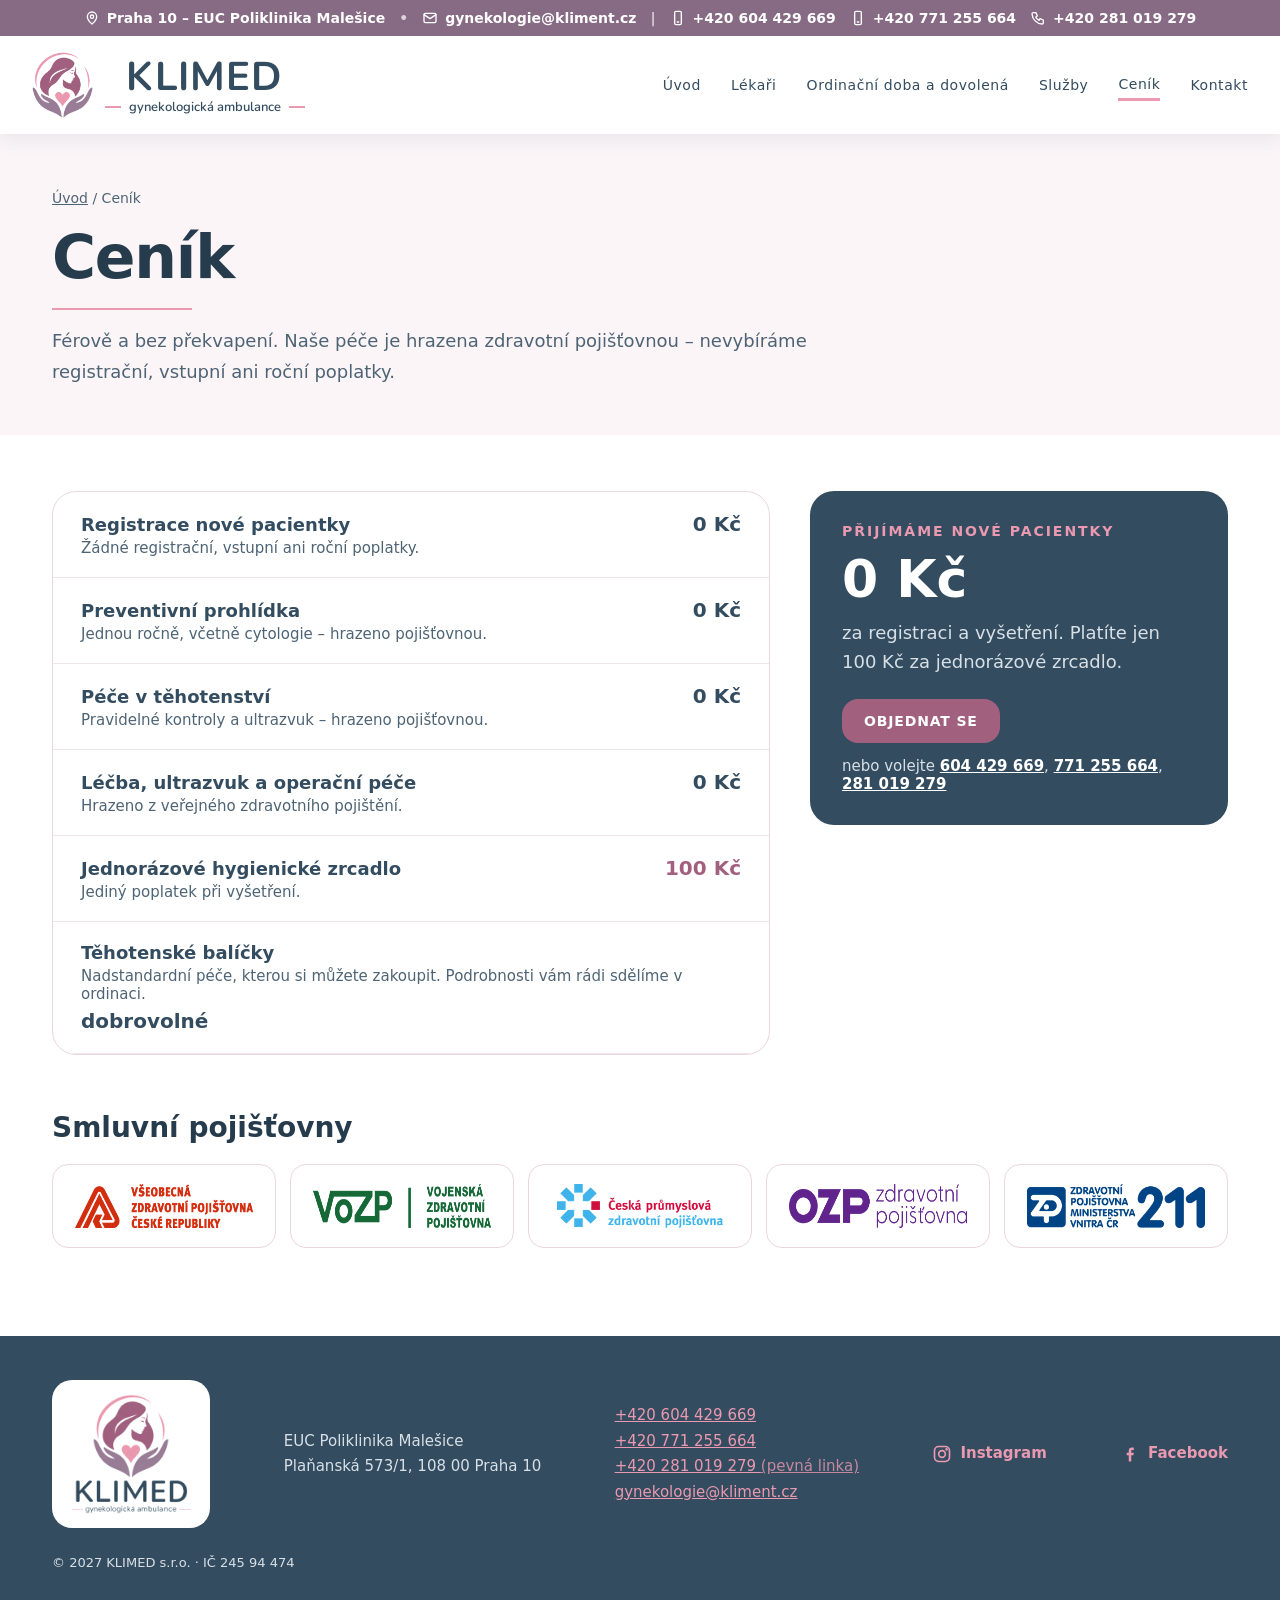
<file: klimed/cenik.html>
<!doctype html>
<html lang="cs">
<head>
<meta charset="utf-8">
<title>KLIMED – Ceník</title>
<meta name="viewport" content="width=device-width, initial-scale=1">
<meta name="robots" content="noindex, nofollow">
<link rel="icon" type="image/png" href="/klimed/img/favicon.png">
<style>
body{margin:0;background:#FFFFFF}
a{color:#A2607F}a:hover{color:#844A66}
</style>
<style>html{scroll-behavior:smooth}*{box-sizing:border-box}img{max-width:100%}</style>
<link rel="preconnect" href="https://fonts.googleapis.com">
<link href="https://fonts.googleapis.com/css2?family=Nunito:wght@600;700;800&amp;display=swap" rel="stylesheet">
<style>@media (max-width: 760px){[data-sticky]{position: static !important}}</style>
<style>.kl-strip-mob{display:none}.kl-strip-mob summary::-webkit-details-marker{display:none}@media (max-width: 760px){.kl-strip-desk{display:none !important}.kl-strip-mob{display:block}}</style>
<style>section[id]{scroll-margin-top:170px}</style>
</head>
<body>
<div style="font-family: ui-sans-serif, system-ui, -apple-system, BlinkMacSystemFont, 'Segoe UI', Roboto, 'Helvetica Neue', Arial, sans-serif; font-size: 18px; color: #334C5F; background: #FFFFFF; width: 100%; position: relative; overflow-x: clip">

<div data-sticky style="position: sticky; top: 0; z-index: 50; background: #FFFFFF; box-shadow: 0 4px 18px rgba(51,76,95,0.10)">
<div style="background: #876A84; color: #FFFFFF; font-family: ui-sans-serif, system-ui, -apple-system, BlinkMacSystemFont, 'Segoe UI', Roboto, 'Helvetica Neue', Arial, sans-serif; font-weight: 700; font-size: 16px">
<div class="kl-strip-desk" style="max-width: 1240px; margin: 0 auto; padding: 10px 32px; display: flex; flex-wrap: wrap; justify-content: center; align-items: center; gap: 10px 14px; font-size: 14px"><span style="display: inline-flex; align-items: center; gap: 7px"><svg aria-hidden="true" width="16" height="16" viewBox="0 0 24 24" fill="none" stroke="#FFFFFF" stroke-width="2" stroke-linecap="round" stroke-linejoin="round" style="flex: 0 0 auto"><path d="M12 21s-7-6-7-11a7 7 0 0 1 14 0c0 5-7 11-7 11z"/><circle cx="12" cy="10" r="2.5"/></svg>Praha 10 – EUC Poliklinika Malešice</span><span aria-hidden="true" style="opacity: .7">•</span><a href="mailto:gynekologie@kliment.cz" style="color: #FFFFFF; text-decoration: none; display: inline-flex; align-items: center; gap: 7px"><svg aria-hidden="true" width="16" height="16" viewBox="0 0 24 24" fill="none" stroke="#FFFFFF" stroke-width="2" stroke-linecap="round" stroke-linejoin="round" style="flex: 0 0 auto"><rect x="3" y="5" width="18" height="14" rx="2"/><path d="M3 7l9 6 9-6"/></svg>gynekologie@kliment.cz</a><span aria-hidden="true" style="opacity: .7">|</span><a href="tel:+420604429669" style="color: #FFFFFF; text-decoration: none; display: inline-flex; align-items: center; gap: 7px"><svg aria-hidden="true" width="16" height="16" viewBox="0 0 24 24" fill="none" stroke="#FFFFFF" stroke-width="2" stroke-linecap="round" stroke-linejoin="round" style="flex: 0 0 auto"><rect x="7" y="2" width="10" height="20" rx="2"/><path d="M11 18h2"/></svg>+420 604 429 669</a><a href="tel:+420771255664" style="color: #FFFFFF; text-decoration: none; display: inline-flex; align-items: center; gap: 7px"><svg aria-hidden="true" width="16" height="16" viewBox="0 0 24 24" fill="none" stroke="#FFFFFF" stroke-width="2" stroke-linecap="round" stroke-linejoin="round" style="flex: 0 0 auto"><rect x="7" y="2" width="10" height="20" rx="2"/><path d="M11 18h2"/></svg>+420 771 255 664</a><a href="tel:+420281019279" style="color: #FFFFFF; text-decoration: none; display: inline-flex; align-items: center; gap: 7px"><svg aria-hidden="true" width="16" height="16" viewBox="0 0 24 24" fill="none" stroke="#FFFFFF" stroke-width="2" stroke-linecap="round" stroke-linejoin="round" style="flex: 0 0 auto"><path d="M5 4h4l2 5-2.5 1.5a11 11 0 0 0 5 5L15 13l5 2v4a2 2 0 0 1-2 2A16 16 0 0 1 3 6a2 2 0 0 1 2-2"/></svg>+420 281 019 279</a></div><details class="kl-strip-mob" style="padding: 10px 20px; font-size: 15px"><summary style="cursor: pointer; display: flex; align-items: center; justify-content: center; gap: 8px; list-style: none">Kontakt a adresa <svg aria-hidden="true" width="16" height="16" viewBox="0 0 24 24" fill="none" stroke="#FFFFFF" stroke-width="2" stroke-linecap="round" stroke-linejoin="round"><path d="M6 9l6 6 6-6"/></svg></summary><div style="display: flex; flex-direction: column; align-items: center; gap: 10px; padding-top: 10px"><span style="display: inline-flex; align-items: center; gap: 7px"><svg aria-hidden="true" width="16" height="16" viewBox="0 0 24 24" fill="none" stroke="#FFFFFF" stroke-width="2" stroke-linecap="round" stroke-linejoin="round" style="flex: 0 0 auto"><path d="M12 21s-7-6-7-11a7 7 0 0 1 14 0c0 5-7 11-7 11z"/><circle cx="12" cy="10" r="2.5"/></svg>Praha 10 – EUC Poliklinika Malešice</span><a href="mailto:gynekologie@kliment.cz" style="color: #FFFFFF; text-decoration: none; display: inline-flex; align-items: center; gap: 7px"><svg aria-hidden="true" width="16" height="16" viewBox="0 0 24 24" fill="none" stroke="#FFFFFF" stroke-width="2" stroke-linecap="round" stroke-linejoin="round" style="flex: 0 0 auto"><rect x="3" y="5" width="18" height="14" rx="2"/><path d="M3 7l9 6 9-6"/></svg>gynekologie@kliment.cz</a><a href="tel:+420604429669" style="color: #FFFFFF; text-decoration: none; display: inline-flex; align-items: center; gap: 7px"><svg aria-hidden="true" width="16" height="16" viewBox="0 0 24 24" fill="none" stroke="#FFFFFF" stroke-width="2" stroke-linecap="round" stroke-linejoin="round" style="flex: 0 0 auto"><rect x="7" y="2" width="10" height="20" rx="2"/><path d="M11 18h2"/></svg>+420 604 429 669</a><a href="tel:+420771255664" style="color: #FFFFFF; text-decoration: none; display: inline-flex; align-items: center; gap: 7px"><svg aria-hidden="true" width="16" height="16" viewBox="0 0 24 24" fill="none" stroke="#FFFFFF" stroke-width="2" stroke-linecap="round" stroke-linejoin="round" style="flex: 0 0 auto"><rect x="7" y="2" width="10" height="20" rx="2"/><path d="M11 18h2"/></svg>+420 771 255 664</a><a href="tel:+420281019279" style="color: #FFFFFF; text-decoration: none; display: inline-flex; align-items: center; gap: 7px"><svg aria-hidden="true" width="16" height="16" viewBox="0 0 24 24" fill="none" stroke="#FFFFFF" stroke-width="2" stroke-linecap="round" stroke-linejoin="round" style="flex: 0 0 auto"><path d="M5 4h4l2 5-2.5 1.5a11 11 0 0 0 5 5L15 13l5 2v4a2 2 0 0 1-2 2A16 16 0 0 1 3 6a2 2 0 0 1 2-2"/></svg>+420 281 019 279</a></div></details>
</div>

<header style="background: #FFFFFF">
<div style="max-width: 1280px; margin: 0 auto; padding: 16px 32px; display: flex; flex-wrap: wrap; align-items: center; justify-content: space-between; gap: 20px">
<a href="/klimed" aria-label="KLIMED – gynekologická ambulance, úvod" style="display: flex; align-items: center; gap: 12px; text-decoration: none; color: #334C5F"><img src="/klimed/img/emblem.png" alt="" style="height: 66px; width: auto; display: block"><span style="display: flex; flex-direction: column; align-items: center; line-height: 1"><span style="font-family: 'Nunito', sans-serif; font-weight: 700; font-size: 40px; letter-spacing: 0.03em">KLIMED</span><span style="display: flex; align-items: center; gap: 8px; font-family: 'Nunito', sans-serif; font-size: 13px; font-weight: 600; padding-top: 4px; white-space: nowrap"><span style="width: 16px; height: 1.5px; background: #EA99B0"></span>gynekologická ambulance<span style="width: 16px; height: 1.5px; background: #EA99B0"></span></span></span></a>
<nav aria-label="Hlavní menu" style="display: flex; flex-wrap: wrap; align-items: center; gap: 30px; font-family: ui-sans-serif, system-ui, -apple-system, BlinkMacSystemFont, 'Segoe UI', Roboto, 'Helvetica Neue', Arial, sans-serif; font-size: 14px; font-weight: 500; letter-spacing: 0.04em">
<a href="/klimed" style="color: #334C5F; text-decoration: none">Úvod</a>
<a href="/klimed/tym" style="color: #334C5F; text-decoration: none">Lékaři</a>
<a href="/klimed/ordinacni-doba" style="color: #334C5F; text-decoration: none">Ordinační doba a dovolená</a>
<a href="/klimed/sluzby" style="color: #334C5F; text-decoration: none">Služby</a>
<a href="#" aria-current="page" style="color: #334C5F; text-decoration: none; border-bottom: 3px solid #EA99B0; padding: 6px 0">Ceník</a>
<a href="/klimed#kontakt" style="color: #334C5F; text-decoration: none">Kontakt</a>
</nav>
</div>
</header>
</div>
<section style="background: #FBF5F8">
<div style="max-width: 1240px; margin: 0 auto; padding: 56px 32px 48px; display: flex; flex-direction: column; gap: 16px">
<span style="font-size: 14px; color: #4E6475"><a href="/klimed" style="color: #4E6475">Úvod</a> / Ceník</span>
<h1 style="margin: 0; font-family: ui-sans-serif, system-ui, -apple-system, BlinkMacSystemFont, 'Segoe UI', Roboto, 'Helvetica Neue', Arial, sans-serif; font-size: 60px; font-weight: 700; letter-spacing: -0.02em; color: #263B4C">Ceník</h1>
<span style="width: 140px; height: 2px; background: #EA99B0"></span>
<p style="margin: 0; font-size: 18px; font-weight: 300; line-height: 1.7; color: #4E6475; max-width: 760px">Férově a bez překvapení. Naše péče je hrazena zdravotní pojišťovnou – nevybíráme registrační, vstupní ani roční poplatky.</p>
</div>
</section>
<section style="max-width: 1240px; margin: 0 auto; padding: 56px 32px; display: flex; flex-wrap: wrap; gap: 40px; align-items: flex-start">
<div style="flex: 1 1 620px; min-width: 0; background: #FFFFFF; border: 1.5px solid #EBD6DF; border-radius: 24px; overflow: hidden"><div style="display: flex; flex-wrap: wrap; justify-content: space-between; align-items: baseline; gap: 6px 24px; padding: 20px 28px; border-bottom: 1px solid #F1E4EA"><span style="display: flex; flex-direction: column; gap: 4px"><span style="font-weight: 700; font-size: 18px">Registrace nové pacientky</span><span style="font-size: 15px; color: #4E6475">Žádné registrační, vstupní ani roční poplatky.</span></span><span style="font-weight: 800; font-size: 20px; color: #334C5F; white-space: nowrap">0 Kč</span></div><div style="display: flex; flex-wrap: wrap; justify-content: space-between; align-items: baseline; gap: 6px 24px; padding: 20px 28px; border-bottom: 1px solid #F1E4EA"><span style="display: flex; flex-direction: column; gap: 4px"><span style="font-weight: 700; font-size: 18px">Preventivní prohlídka</span><span style="font-size: 15px; color: #4E6475">Jednou ročně, včetně cytologie – hrazeno pojišťovnou.</span></span><span style="font-weight: 800; font-size: 20px; color: #334C5F; white-space: nowrap">0 Kč</span></div><div style="display: flex; flex-wrap: wrap; justify-content: space-between; align-items: baseline; gap: 6px 24px; padding: 20px 28px; border-bottom: 1px solid #F1E4EA"><span style="display: flex; flex-direction: column; gap: 4px"><span style="font-weight: 700; font-size: 18px">Péče v těhotenství</span><span style="font-size: 15px; color: #4E6475">Pravidelné kontroly a ultrazvuk – hrazeno pojišťovnou.</span></span><span style="font-weight: 800; font-size: 20px; color: #334C5F; white-space: nowrap">0 Kč</span></div><div style="display: flex; flex-wrap: wrap; justify-content: space-between; align-items: baseline; gap: 6px 24px; padding: 20px 28px; border-bottom: 1px solid #F1E4EA"><span style="display: flex; flex-direction: column; gap: 4px"><span style="font-weight: 700; font-size: 18px">Léčba, ultrazvuk a operační péče</span><span style="font-size: 15px; color: #4E6475">Hrazeno z veřejného zdravotního pojištění.</span></span><span style="font-weight: 800; font-size: 20px; color: #334C5F; white-space: nowrap">0 Kč</span></div><div style="display: flex; flex-wrap: wrap; justify-content: space-between; align-items: baseline; gap: 6px 24px; padding: 20px 28px; border-bottom: 1px solid #F1E4EA"><span style="display: flex; flex-direction: column; gap: 4px"><span style="font-weight: 700; font-size: 18px">Jednorázové hygienické zrcadlo</span><span style="font-size: 15px; color: #4E6475">Jediný poplatek při vyšetření.</span></span><span style="font-weight: 800; font-size: 20px; color: #A2607F; white-space: nowrap">100 Kč</span></div><div style="display: flex; flex-wrap: wrap; justify-content: space-between; align-items: baseline; gap: 6px 24px; padding: 20px 28px; border-bottom: 1px solid #F1E4EA"><span style="display: flex; flex-direction: column; gap: 4px"><span style="font-weight: 700; font-size: 18px">Těhotenské balíčky</span><span style="font-size: 15px; color: #4E6475">Nadstandardní péče, kterou si můžete zakoupit. Podrobnosti vám rádi sdělíme v ordinaci.</span></span><span style="font-weight: 800; font-size: 20px; color: #334C5F; white-space: nowrap">dobrovolné</span></div></div>
<div style="flex: 1 1 320px; min-width: 0; background: #334C5F; color: #FFFFFF; border-radius: 24px; padding: 32px; display: flex; flex-direction: column; gap: 14px">
<span style="font-size: 14px; font-weight: 700; letter-spacing: 0.14em; text-transform: uppercase; color: #EA99B0">Přijímáme nové pacientky</span>
<span style="font-size: 52px; font-weight: 800; line-height: 1">0 Kč</span>
<span style="font-size: 18px; line-height: 1.6; color: #D8E0E7">za registraci a vyšetření. Platíte jen 100 Kč za jednorázové zrcadlo.</span>
<a href="/klimed#kontakt" style="align-self: flex-start; margin-top: 8px; background: #A2607F; color: #FFFFFF; text-decoration: none; padding: 14px 22px; border-radius: 16px; font-weight: 700; font-size: 14px; letter-spacing: 0.06em; text-transform: uppercase">Objednat se</a>
<span style="font-size: 15px; color: #D8E0E7">nebo volejte <a href="tel:+420604429669" style="color: #FFFFFF; font-weight: 700">604 429 669</a>, <a href="tel:+420771255664" style="color: #FFFFFF; font-weight: 700">771 255 664</a>, <a href="tel:+420281019279" style="color: #FFFFFF; font-weight: 700">281 019 279</a></span>
</div>
</section>
<section style="max-width: 1240px; margin: 0 auto; padding: 0 32px 88px; display: flex; flex-direction: column; gap: 20px">
<h2 style="margin: 0; font-family: ui-sans-serif, system-ui, -apple-system, BlinkMacSystemFont, 'Segoe UI', Roboto, 'Helvetica Neue', Arial, sans-serif; font-size: 28px; font-weight: 700; color: #263B4C">Smluvní pojišťovny</h2>
<div style="display: flex; flex-wrap: wrap; gap: 14px"><div style="background: #FFFFFF; border: 1.5px solid #EBD6DF; border-radius: 16px; padding: 18px 22px; display: flex; align-items: center; justify-content: center; min-height: 84px; flex: 1 1 190px"><img src="/klimed/img/pojistovny/vzp.png" alt="VZP" style="height: 44px; width: auto; max-width: 100%; display: block"></div><div style="background: #FFFFFF; border: 1.5px solid #EBD6DF; border-radius: 16px; padding: 18px 22px; display: flex; align-items: center; justify-content: center; min-height: 84px; flex: 1 1 190px"><img src="/klimed/img/pojistovny/vozp.png" alt="VoZP" style="height: 44px; width: auto; max-width: 100%; display: block"></div><div style="background: #FFFFFF; border: 1.5px solid #EBD6DF; border-radius: 16px; padding: 18px 22px; display: flex; align-items: center; justify-content: center; min-height: 84px; flex: 1 1 190px"><img src="/klimed/img/pojistovny/cpzp.png" alt="ČPZP" style="height: 44px; width: auto; max-width: 100%; display: block"></div><div style="background: #FFFFFF; border: 1.5px solid #EBD6DF; border-radius: 16px; padding: 18px 22px; display: flex; align-items: center; justify-content: center; min-height: 84px; flex: 1 1 190px"><img src="/klimed/img/pojistovny/ozp.png" alt="OZP" style="height: 44px; width: auto; max-width: 100%; display: block"></div><div style="background: #FFFFFF; border: 1.5px solid #EBD6DF; border-radius: 16px; padding: 18px 22px; display: flex; align-items: center; justify-content: center; min-height: 84px; flex: 1 1 190px"><img src="/klimed/img/pojistovny/zpmv.png" alt="ZPMV" style="height: 44px; width: auto; max-width: 100%; display: block"></div></div>
</section>
<footer id="kontakt" style="background: #334C5F; color: #D8E0E7">
<div style="max-width: 1240px; margin: 0 auto; padding: 44px 32px; display: flex; flex-wrap: wrap; justify-content: space-between; align-items: center; gap: 24px; font-size: 15px; line-height: 1.7">
<span style="background: #FFFFFF; border-radius: 20px; padding: 14px 18px; display: flex"><img src="/klimed/img/logo.png" alt="KLIMED – gynekologická ambulance" style="height: 120px; width: auto; display: block"></span>
<div style="display: flex; flex-direction: column"><span>EUC Poliklinika Malešice</span><span>Plaňanská 573/1, 108 00 Praha 10</span></div>
<div style="display: flex; flex-direction: column"><a href="tel:+420604429669" style="color: #EA99B0">+420 604 429 669</a><a href="tel:+420771255664" style="color: #EA99B0">+420 771 255 664</a><a href="tel:+420281019279" style="color: #EA99B0">+420 281 019 279 <span style="opacity: .8">(pevná linka)</span></a><a href="mailto:gynekologie@kliment.cz" style="color: #EA99B0">gynekologie@kliment.cz</a></div>
<a href="#" title="Instagram – připravujeme" style="color: #EA99B0; text-decoration: none; display: inline-flex; align-items: center; gap: 8px; font-weight: 700"><svg aria-hidden="true" width="20" height="20" viewBox="0 0 24 24" fill="none" stroke="#EA99B0" stroke-width="2" stroke-linecap="round" stroke-linejoin="round"><rect x="3" y="3" width="18" height="18" rx="5"/><circle cx="12" cy="12" r="4"/><circle cx="17.5" cy="6.5" r="0.6" fill="#EA99B0"/></svg>Instagram</a>
<a href="https://www.facebook.com/p/Gynekologie-Kliment-100011862421563/?locale=cs_CZ" target="_blank" rel="noopener" style="color: #EA99B0; text-decoration: none; display: inline-flex; align-items: center; gap: 8px; font-weight: 700"><svg aria-hidden="true" width="20" height="20" viewBox="0 0 24 24" fill="#EA99B0"><path d="M13.5 21v-7.5h2.6l.4-3h-3V8.6c0-.9.3-1.5 1.5-1.5h1.6V4.4c-.3 0-1.2-.1-2.3-.1-2.3 0-3.8 1.4-3.8 3.9v2.3H8v3h2.5V21z"/></svg>Facebook</a>
<span style="font-size: 13px">© 2027 KLIMED s.r.o. · IČ 245 94 474</span>
</div>
</footer>

</div>
</body>
</html>
</file>
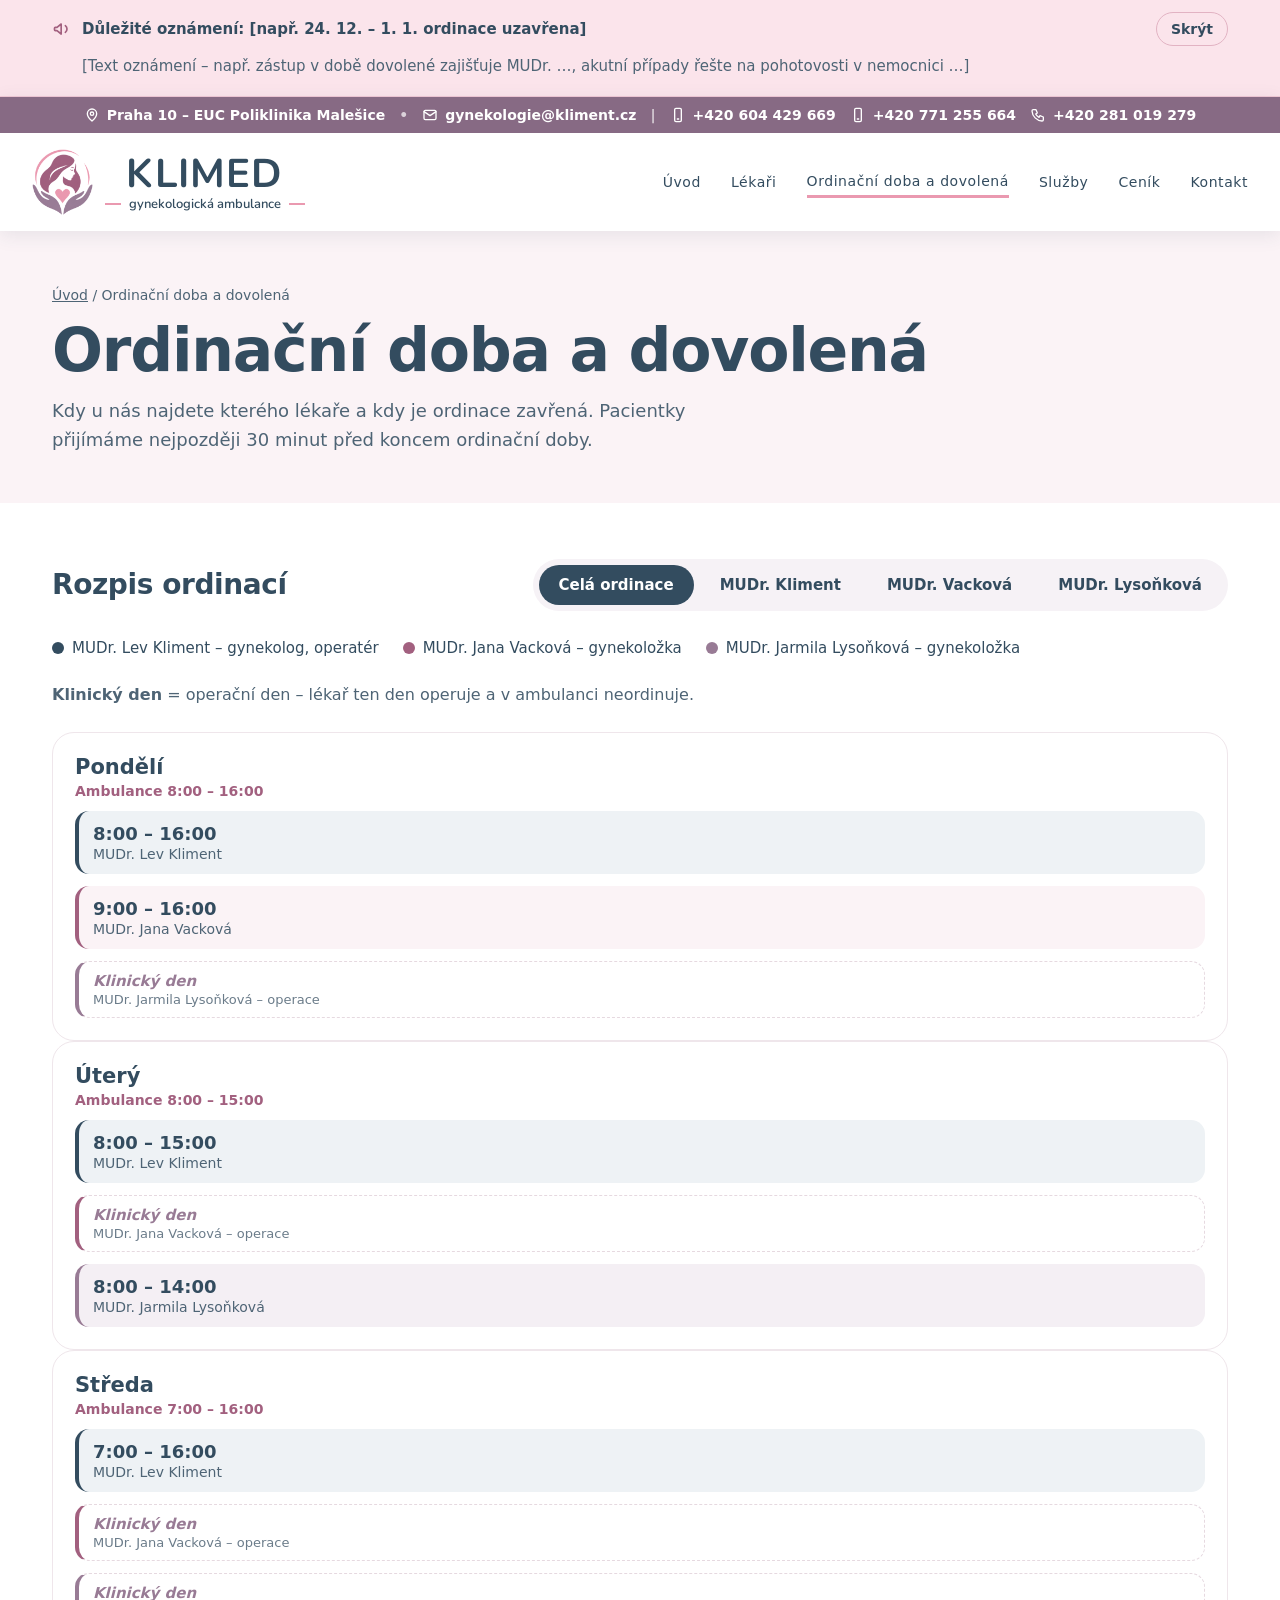
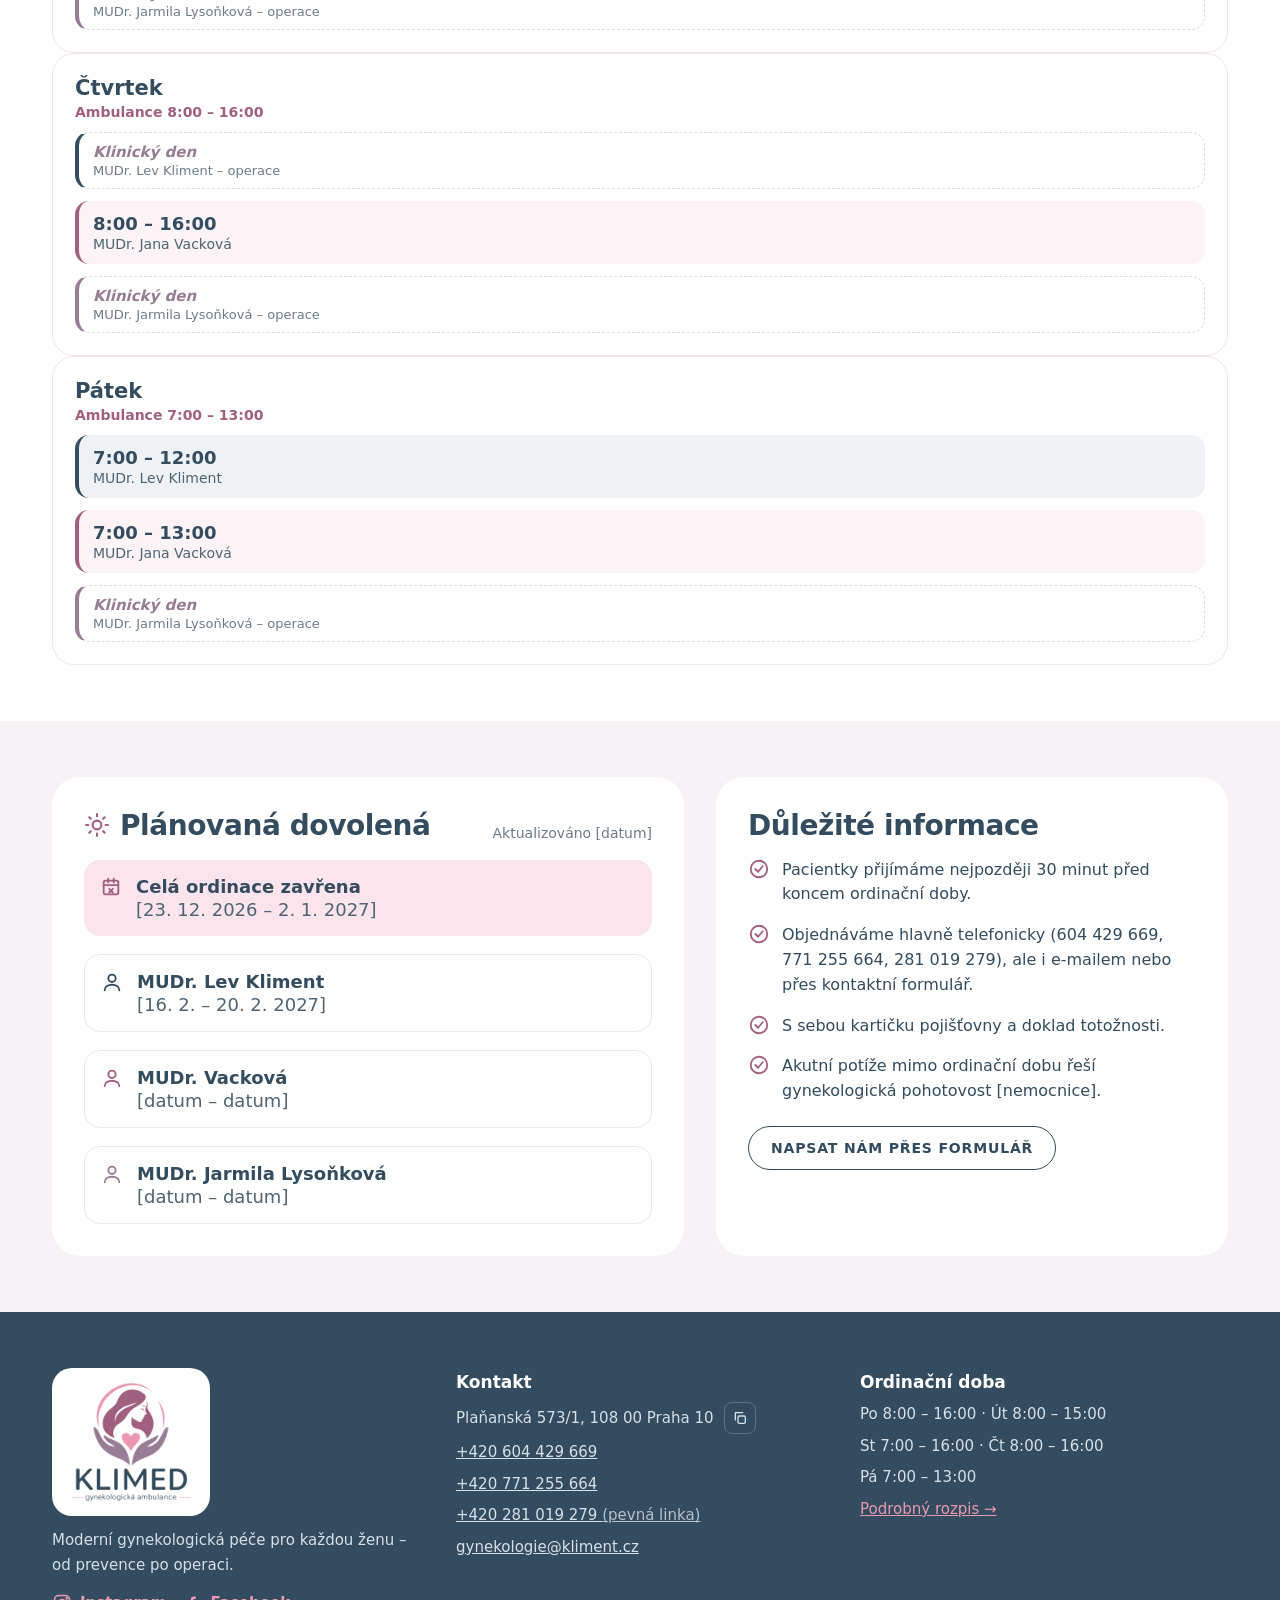
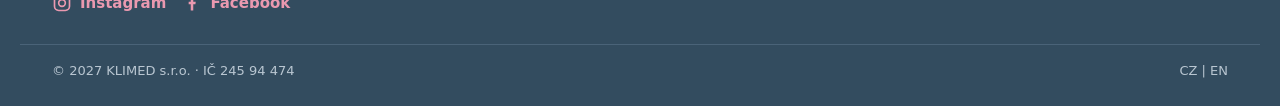
<file: klimed/ordinacni-doba.html>
<!doctype html>
<html lang="cs">
<head>
<meta charset="utf-8">
<title>KLIMED – Ordinační doba a dovolená</title>
<meta name="viewport" content="width=device-width, initial-scale=1">
<meta name="robots" content="noindex, nofollow">
<link rel="icon" type="image/png" href="/klimed/img/favicon.png">
<style>
body{margin:0;background:#FFFFFF}
a{color:#A2607F}a:hover{color:#844A66}
</style>
<style>html{scroll-behavior:smooth}*{box-sizing:border-box}img{max-width:100%}</style>
<link rel="preconnect" href="https://fonts.googleapis.com">
<link href="https://fonts.googleapis.com/css2?family=Nunito:wght@600;700;800&amp;display=swap" rel="stylesheet">
<style>@media (max-width: 760px){[data-sticky]{position: static !important}}</style>
<style>.kl-strip-mob{display:none}.kl-strip-mob summary::-webkit-details-marker{display:none}@media (max-width: 760px){.kl-strip-desk{display:none !important}.kl-strip-mob{display:block}}</style>
<style>section[id]{scroll-margin-top:170px}@media (max-width: 760px){section[id]{scroll-margin-top:0}}</style>
</head>
<body>
<div style="font-family: ui-sans-serif, system-ui, -apple-system, BlinkMacSystemFont, 'Segoe UI', Roboto, 'Helvetica Neue', Arial, sans-serif; font-size: 18px; color: #334C5F; background: #FFFFFF; width: 100%">

<div style="background: #FBE4EB; color: #334C5F; border-bottom: 1px solid #F1C9D6">
<div style="max-width: 1240px; margin: 0 auto; padding: 12px 32px; display: flex; flex-direction: column; gap: 8px">
<div style="display: flex; align-items: center; justify-content: space-between; gap: 16px">
<span style="display: flex; align-items: center; gap: 10px; font-weight: 700; font-size: 15px"><svg aria-hidden="true" width="20" height="20" viewBox="0 0 24 24" fill="none" stroke="#A2607F" stroke-width="2" stroke-linecap="round" stroke-linejoin="round"><path d="M3 11v2a1 1 0 0 0 1 1h2l5 4V6L6 10H4a1 1 0 0 0-1 1z"/><path d="M16 8a5 5 0 0 1 0 8"/></svg>Důležité oznámení: [např. 24. 12. – 1. 1. ordinace uzavřena]</span>
<button type="button" id="notice-btn" aria-expanded="true" style="font: inherit; font-size: 14px; font-weight: 700; color: #334C5F; background: transparent; border: 1px solid #E2B3C3; border-radius: 999px; padding: 8px 14px; cursor: pointer">Skrýt</button>
</div>
<div id="notice-text"><p style="margin: 0 0 6px 30px; font-size: 15px; line-height: 1.6; color: #4E6475">[Text oznámení – např. zástup v době dovolené zajišťuje MUDr. …, akutní případy řešte na pohotovosti v nemocnici …]</p></div>
</div>
</div>

<div data-sticky style="position: sticky; top: 0; z-index: 50; background: #FFFFFF; box-shadow: 0 4px 18px rgba(51,76,95,0.10)">
<div style="background: #876A84; color: #FFFFFF; font-family: ui-sans-serif, system-ui, -apple-system, BlinkMacSystemFont, 'Segoe UI', Roboto, 'Helvetica Neue', Arial, sans-serif; font-weight: 700; font-size: 16px">
<div class="kl-strip-desk" style="max-width: 1240px; margin: 0 auto; padding: 10px 32px; display: flex; flex-wrap: wrap; justify-content: center; align-items: center; gap: 10px 14px; font-size: 14px"><span style="display: inline-flex; align-items: center; gap: 7px"><svg aria-hidden="true" width="16" height="16" viewBox="0 0 24 24" fill="none" stroke="#FFFFFF" stroke-width="2" stroke-linecap="round" stroke-linejoin="round" style="flex: 0 0 auto"><path d="M12 21s-7-6-7-11a7 7 0 0 1 14 0c0 5-7 11-7 11z"/><circle cx="12" cy="10" r="2.5"/></svg>Praha 10 – EUC Poliklinika Malešice</span><span aria-hidden="true" style="opacity: .7">•</span><a href="mailto:gynekologie@kliment.cz" style="color: #FFFFFF; text-decoration: none; display: inline-flex; align-items: center; gap: 7px"><svg aria-hidden="true" width="16" height="16" viewBox="0 0 24 24" fill="none" stroke="#FFFFFF" stroke-width="2" stroke-linecap="round" stroke-linejoin="round" style="flex: 0 0 auto"><rect x="3" y="5" width="18" height="14" rx="2"/><path d="M3 7l9 6 9-6"/></svg>gynekologie@kliment.cz</a><span aria-hidden="true" style="opacity: .7">|</span><a href="tel:+420604429669" style="color: #FFFFFF; text-decoration: none; display: inline-flex; align-items: center; gap: 7px"><svg aria-hidden="true" width="16" height="16" viewBox="0 0 24 24" fill="none" stroke="#FFFFFF" stroke-width="2" stroke-linecap="round" stroke-linejoin="round" style="flex: 0 0 auto"><rect x="7" y="2" width="10" height="20" rx="2"/><path d="M11 18h2"/></svg>+420 604 429 669</a><a href="tel:+420771255664" style="color: #FFFFFF; text-decoration: none; display: inline-flex; align-items: center; gap: 7px"><svg aria-hidden="true" width="16" height="16" viewBox="0 0 24 24" fill="none" stroke="#FFFFFF" stroke-width="2" stroke-linecap="round" stroke-linejoin="round" style="flex: 0 0 auto"><rect x="7" y="2" width="10" height="20" rx="2"/><path d="M11 18h2"/></svg>+420 771 255 664</a><a href="tel:+420281019279" style="color: #FFFFFF; text-decoration: none; display: inline-flex; align-items: center; gap: 7px"><svg aria-hidden="true" width="16" height="16" viewBox="0 0 24 24" fill="none" stroke="#FFFFFF" stroke-width="2" stroke-linecap="round" stroke-linejoin="round" style="flex: 0 0 auto"><path d="M5 4h4l2 5-2.5 1.5a11 11 0 0 0 5 5L15 13l5 2v4a2 2 0 0 1-2 2A16 16 0 0 1 3 6a2 2 0 0 1 2-2"/></svg>+420 281 019 279</a></div><details class="kl-strip-mob" style="padding: 10px 20px; font-size: 15px"><summary style="cursor: pointer; display: flex; align-items: center; justify-content: center; gap: 8px; list-style: none">Kontakt a adresa <svg aria-hidden="true" width="16" height="16" viewBox="0 0 24 24" fill="none" stroke="#FFFFFF" stroke-width="2" stroke-linecap="round" stroke-linejoin="round"><path d="M6 9l6 6 6-6"/></svg></summary><div style="display: flex; flex-direction: column; align-items: center; gap: 10px; padding-top: 10px"><span style="display: inline-flex; align-items: center; gap: 7px"><svg aria-hidden="true" width="16" height="16" viewBox="0 0 24 24" fill="none" stroke="#FFFFFF" stroke-width="2" stroke-linecap="round" stroke-linejoin="round" style="flex: 0 0 auto"><path d="M12 21s-7-6-7-11a7 7 0 0 1 14 0c0 5-7 11-7 11z"/><circle cx="12" cy="10" r="2.5"/></svg>Praha 10 – EUC Poliklinika Malešice</span><a href="mailto:gynekologie@kliment.cz" style="color: #FFFFFF; text-decoration: none; display: inline-flex; align-items: center; gap: 7px"><svg aria-hidden="true" width="16" height="16" viewBox="0 0 24 24" fill="none" stroke="#FFFFFF" stroke-width="2" stroke-linecap="round" stroke-linejoin="round" style="flex: 0 0 auto"><rect x="3" y="5" width="18" height="14" rx="2"/><path d="M3 7l9 6 9-6"/></svg>gynekologie@kliment.cz</a><a href="tel:+420604429669" style="color: #FFFFFF; text-decoration: none; display: inline-flex; align-items: center; gap: 7px"><svg aria-hidden="true" width="16" height="16" viewBox="0 0 24 24" fill="none" stroke="#FFFFFF" stroke-width="2" stroke-linecap="round" stroke-linejoin="round" style="flex: 0 0 auto"><rect x="7" y="2" width="10" height="20" rx="2"/><path d="M11 18h2"/></svg>+420 604 429 669</a><a href="tel:+420771255664" style="color: #FFFFFF; text-decoration: none; display: inline-flex; align-items: center; gap: 7px"><svg aria-hidden="true" width="16" height="16" viewBox="0 0 24 24" fill="none" stroke="#FFFFFF" stroke-width="2" stroke-linecap="round" stroke-linejoin="round" style="flex: 0 0 auto"><rect x="7" y="2" width="10" height="20" rx="2"/><path d="M11 18h2"/></svg>+420 771 255 664</a><a href="tel:+420281019279" style="color: #FFFFFF; text-decoration: none; display: inline-flex; align-items: center; gap: 7px"><svg aria-hidden="true" width="16" height="16" viewBox="0 0 24 24" fill="none" stroke="#FFFFFF" stroke-width="2" stroke-linecap="round" stroke-linejoin="round" style="flex: 0 0 auto"><path d="M5 4h4l2 5-2.5 1.5a11 11 0 0 0 5 5L15 13l5 2v4a2 2 0 0 1-2 2A16 16 0 0 1 3 6a2 2 0 0 1 2-2"/></svg>+420 281 019 279</a></div></details>
</div>

<header style="background: #FFFFFF">
<div style="max-width: 1280px; margin: 0 auto; padding: 16px 32px; display: flex; flex-wrap: wrap; align-items: center; justify-content: space-between; gap: 20px">
<a href="/klimed" aria-label="KLIMED – gynekologická ambulance, úvod" style="display: flex; align-items: center; gap: 12px; text-decoration: none; color: #334C5F"><img src="/klimed/img/emblem.png" alt="" style="height: 66px; width: auto; display: block"><span style="display: flex; flex-direction: column; align-items: center; line-height: 1"><span style="font-family: 'Nunito', sans-serif; font-weight: 700; font-size: 40px; letter-spacing: 0.03em">KLIMED</span><span style="display: flex; align-items: center; gap: 8px; font-family: 'Nunito', sans-serif; font-size: 13px; font-weight: 600; padding-top: 4px; white-space: nowrap"><span style="width: 16px; height: 1.5px; background: #EA99B0"></span>gynekologická ambulance<span style="width: 16px; height: 1.5px; background: #EA99B0"></span></span></span></a>
<nav aria-label="Hlavní menu" style="display: flex; flex-wrap: wrap; align-items: center; gap: 30px; font-family: ui-sans-serif, system-ui, -apple-system, BlinkMacSystemFont, 'Segoe UI', Roboto, 'Helvetica Neue', Arial, sans-serif; font-size: 14px; font-weight: 500; letter-spacing: 0.04em">
<a href="/klimed" style="color: #334C5F; text-decoration: none">Úvod</a>
<a href="/klimed/tym" style="color: #334C5F; text-decoration: none">Lékaři</a>
<a href="#" aria-current="page" style="color: #334C5F; text-decoration: none; border-bottom: 3px solid #EA99B0; padding: 6px 0">Ordinační doba a dovolená</a>
<a href="/klimed/sluzby" style="color: #334C5F; text-decoration: none">Služby</a>
<a href="/klimed/cenik" style="color: #334C5F; text-decoration: none">Ceník</a>
<a href="/klimed#kontakt" style="color: #334C5F; text-decoration: none">Kontakt</a>
</nav>
</div>
</header>
</div>

<section style="background: #FBF3F6">
<div style="max-width: 1240px; margin: 0 auto; padding: 56px 32px 48px; display: flex; flex-direction: column; gap: 12px">
<span style="font-size: 14px; color: #4E6475"><a href="/klimed" style="color: #4E6475">Úvod</a> / Ordinační doba a dovolená</span>
<h1 style="margin: 0; font-family: ui-sans-serif, system-ui, -apple-system, BlinkMacSystemFont, 'Segoe UI', Roboto, 'Helvetica Neue', Arial, sans-serif; font-size: 60px; font-weight: 700; letter-spacing: -0.02em">Ordinační doba a dovolená</h1>
<p style="margin: 0; font-size: 18px; font-weight: 300; line-height: 1.6; color: #4E6475; max-width: 720px">Kdy u nás najdete kterého lékaře a kdy je ordinace zavřená. Pacientky přijímáme nejpozději 30 minut před koncem ordinační doby.</p>
</div>
</section>

<section style="max-width: 1240px; margin: 0 auto; padding: 56px 32px; display: flex; flex-direction: column; gap: 28px">
<div style="display: flex; flex-wrap: wrap; justify-content: space-between; align-items: center; gap: 20px">
<h2 style="margin: 0; font-family: ui-sans-serif, system-ui, -apple-system, BlinkMacSystemFont, 'Segoe UI', Roboto, 'Helvetica Neue', Arial, sans-serif; font-size: 28px; font-weight: 700; letter-spacing: -0.015em">Rozpis ordinací</h2>
<div data-tabs="#o-rozpis" role="tablist" aria-label="Výběr lékaře" style="display: flex; flex-wrap: wrap; gap: 6px; background: #F6F2F6; padding: 6px; border-radius: 999px">
<button type="button" role="tab" data-tab="all" data-on="font: inherit; font-family: ui-sans-serif, system-ui, -apple-system, BlinkMacSystemFont, 'Segoe UI', Roboto, 'Helvetica Neue', Arial, sans-serif; font-weight: 700; font-size: 15px; border: 0; border-radius: 999px; padding: 11px 20px; cursor: pointer; background: #334C5F; color: #FFFFFF" data-off="font: inherit; font-family: ui-sans-serif, system-ui, -apple-system, BlinkMacSystemFont, 'Segoe UI', Roboto, 'Helvetica Neue', Arial, sans-serif; font-weight: 700; font-size: 15px; border: 0; border-radius: 999px; padding: 11px 20px; cursor: pointer; background: transparent; color: #334C5F" style="font: inherit; font-family: ui-sans-serif, system-ui, -apple-system, BlinkMacSystemFont, 'Segoe UI', Roboto, 'Helvetica Neue', Arial, sans-serif; font-weight: 700; font-size: 14px; border: 0; border-radius: 999px; padding: 11px 20px; cursor: pointer; background: #334C5F; color: #FFFFFF; letter-spacing: 0.06em; text-transform: uppercase">Celá ordinace</button><button type="button" role="tab" data-tab="k" data-on="font: inherit; font-family: ui-sans-serif, system-ui, -apple-system, BlinkMacSystemFont, 'Segoe UI', Roboto, 'Helvetica Neue', Arial, sans-serif; font-weight: 700; font-size: 15px; border: 0; border-radius: 999px; padding: 11px 20px; cursor: pointer; background: #334C5F; color: #FFFFFF" data-off="font: inherit; font-family: ui-sans-serif, system-ui, -apple-system, BlinkMacSystemFont, 'Segoe UI', Roboto, 'Helvetica Neue', Arial, sans-serif; font-weight: 700; font-size: 15px; border: 0; border-radius: 999px; padding: 11px 20px; cursor: pointer; background: transparent; color: #334C5F" style="font: inherit; font-family: ui-sans-serif, system-ui, -apple-system, BlinkMacSystemFont, 'Segoe UI', Roboto, 'Helvetica Neue', Arial, sans-serif; font-weight: 700; font-size: 15px; border: 0; border-radius: 999px; padding: 11px 20px; cursor: pointer; background: transparent; color: #334C5F">MUDr. Kliment</button><button type="button" role="tab" data-tab="v" data-on="font: inherit; font-family: ui-sans-serif, system-ui, -apple-system, BlinkMacSystemFont, 'Segoe UI', Roboto, 'Helvetica Neue', Arial, sans-serif; font-weight: 700; font-size: 15px; border: 0; border-radius: 999px; padding: 11px 20px; cursor: pointer; background: #334C5F; color: #FFFFFF" data-off="font: inherit; font-family: ui-sans-serif, system-ui, -apple-system, BlinkMacSystemFont, 'Segoe UI', Roboto, 'Helvetica Neue', Arial, sans-serif; font-weight: 700; font-size: 15px; border: 0; border-radius: 999px; padding: 11px 20px; cursor: pointer; background: transparent; color: #334C5F" style="font: inherit; font-family: ui-sans-serif, system-ui, -apple-system, BlinkMacSystemFont, 'Segoe UI', Roboto, 'Helvetica Neue', Arial, sans-serif; font-weight: 700; font-size: 15px; border: 0; border-radius: 999px; padding: 11px 20px; cursor: pointer; background: transparent; color: #334C5F">MUDr. Vacková</button><button type="button" role="tab" data-tab="l" data-on="font: inherit; font-family: ui-sans-serif, system-ui, -apple-system, BlinkMacSystemFont, 'Segoe UI', Roboto, 'Helvetica Neue', Arial, sans-serif; font-weight: 700; font-size: 15px; border: 0; border-radius: 999px; padding: 11px 20px; cursor: pointer; background: #334C5F; color: #FFFFFF" data-off="font: inherit; font-family: ui-sans-serif, system-ui, -apple-system, BlinkMacSystemFont, 'Segoe UI', Roboto, 'Helvetica Neue', Arial, sans-serif; font-weight: 700; font-size: 15px; border: 0; border-radius: 999px; padding: 11px 20px; cursor: pointer; background: transparent; color: #334C5F" style="font: inherit; font-family: ui-sans-serif, system-ui, -apple-system, BlinkMacSystemFont, 'Segoe UI', Roboto, 'Helvetica Neue', Arial, sans-serif; font-weight: 700; font-size: 15px; border: 0; border-radius: 999px; padding: 11px 20px; cursor: pointer; background: transparent; color: #334C5F">MUDr. Lysoňková</button>
</div>
</div>
<div style="display: flex; flex-wrap: wrap; gap: 24px; font-size: 15px">
<span style="display: flex; align-items: center; gap: 8px"><span style="width: 12px; height: 12px; border-radius: 6px; background: #334C5F"></span>MUDr. Lev Kliment – gynekolog, operatér</span>
<span style="display: flex; align-items: center; gap: 8px"><span style="width: 12px; height: 12px; border-radius: 6px; background: #A2607F"></span>MUDr. Jana Vacková – gynekoložka</span>
<span style="display: flex; align-items: center; gap: 8px"><span style="width: 12px; height: 12px; border-radius: 6px; background: #987B95"></span>MUDr. Jarmila Lysoňková – gynekoložka</span>
</div>
<p style="margin: 0; font-size: 16px; color: #4E6475"><strong>Klinický den</strong> = operační den – lékař ten den operuje a v ambulanci neordinuje.</p>
<div id="o-rozpis"><div data-panel="all" style="display: grid; grid-template-columns: repeat(auto-fit, minmax(210px, 1fr)); gap: 16px"><div style="border: 1px solid #EFE6EB; border-radius: 22px; padding: 22px; display: flex; flex-direction: column; gap: 12px; background: #FFFFFF; min-height: 180px"><span style="font-family: ui-sans-serif, system-ui, -apple-system, BlinkMacSystemFont, 'Segoe UI', Roboto, 'Helvetica Neue', Arial, sans-serif; font-weight: 700; font-size: 21px">Pondělí</span><span style="font-size: 14px; font-weight: 700; color: #A2607F; margin-top: -8px">Ambulance 8:00 – 16:00</span><div style="display: flex; flex-direction: column; gap: 2px; padding: 12px 14px; border-radius: 14px; border-left: 4px solid #334C5F; background: #EEF2F5"><span style="font-weight: 700; font-size: 18px">8:00 – 16:00</span><span style="font-size: 14px; color: #4E6475">MUDr. Lev Kliment</span></div><div style="display: flex; flex-direction: column; gap: 2px; padding: 12px 14px; border-radius: 14px; border-left: 4px solid #A2607F; background: #FBF3F6"><span style="font-weight: 700; font-size: 18px">9:00 – 16:00</span><span style="font-size: 14px; color: #4E6475">MUDr. Jana Vacková</span></div><div style="display: flex; flex-direction: column; gap: 2px; padding: 10px 14px; border-radius: 14px; border-left: 4px solid #987B95; background: #FFFFFF; border-top: 1px dashed #E6D9E0; border-right: 1px dashed #E6D9E0; border-bottom: 1px dashed #E6D9E0"><span style="font-weight: 700; font-size: 15px; font-style: italic; color: #987B95">Klinický den</span><span style="font-size: 13px; color: #6B7C8A">MUDr. Jarmila Lysoňková – operace</span></div></div><div style="border: 1px solid #EFE6EB; border-radius: 22px; padding: 22px; display: flex; flex-direction: column; gap: 12px; background: #FFFFFF; min-height: 180px"><span style="font-family: ui-sans-serif, system-ui, -apple-system, BlinkMacSystemFont, 'Segoe UI', Roboto, 'Helvetica Neue', Arial, sans-serif; font-weight: 700; font-size: 21px">Úterý</span><span style="font-size: 14px; font-weight: 700; color: #A2607F; margin-top: -8px">Ambulance 8:00 – 15:00</span><div style="display: flex; flex-direction: column; gap: 2px; padding: 12px 14px; border-radius: 14px; border-left: 4px solid #334C5F; background: #EEF2F5"><span style="font-weight: 700; font-size: 18px">8:00 – 15:00</span><span style="font-size: 14px; color: #4E6475">MUDr. Lev Kliment</span></div><div style="display: flex; flex-direction: column; gap: 2px; padding: 10px 14px; border-radius: 14px; border-left: 4px solid #A2607F; background: #FFFFFF; border-top: 1px dashed #E6D9E0; border-right: 1px dashed #E6D9E0; border-bottom: 1px dashed #E6D9E0"><span style="font-weight: 700; font-size: 15px; font-style: italic; color: #987B95">Klinický den</span><span style="font-size: 13px; color: #6B7C8A">MUDr. Jana Vacková – operace</span></div><div style="display: flex; flex-direction: column; gap: 2px; padding: 12px 14px; border-radius: 14px; border-left: 4px solid #987B95; background: #F4EFF4"><span style="font-weight: 700; font-size: 18px">8:00 – 14:00</span><span style="font-size: 14px; color: #4E6475">MUDr. Jarmila Lysoňková</span></div></div><div style="border: 1px solid #EFE6EB; border-radius: 22px; padding: 22px; display: flex; flex-direction: column; gap: 12px; background: #FFFFFF; min-height: 180px"><span style="font-family: ui-sans-serif, system-ui, -apple-system, BlinkMacSystemFont, 'Segoe UI', Roboto, 'Helvetica Neue', Arial, sans-serif; font-weight: 700; font-size: 21px">Středa</span><span style="font-size: 14px; font-weight: 700; color: #A2607F; margin-top: -8px">Ambulance 7:00 – 16:00</span><div style="display: flex; flex-direction: column; gap: 2px; padding: 12px 14px; border-radius: 14px; border-left: 4px solid #334C5F; background: #EEF2F5"><span style="font-weight: 700; font-size: 18px">7:00 – 16:00</span><span style="font-size: 14px; color: #4E6475">MUDr. Lev Kliment</span></div><div style="display: flex; flex-direction: column; gap: 2px; padding: 10px 14px; border-radius: 14px; border-left: 4px solid #A2607F; background: #FFFFFF; border-top: 1px dashed #E6D9E0; border-right: 1px dashed #E6D9E0; border-bottom: 1px dashed #E6D9E0"><span style="font-weight: 700; font-size: 15px; font-style: italic; color: #987B95">Klinický den</span><span style="font-size: 13px; color: #6B7C8A">MUDr. Jana Vacková – operace</span></div><div style="display: flex; flex-direction: column; gap: 2px; padding: 10px 14px; border-radius: 14px; border-left: 4px solid #987B95; background: #FFFFFF; border-top: 1px dashed #E6D9E0; border-right: 1px dashed #E6D9E0; border-bottom: 1px dashed #E6D9E0"><span style="font-weight: 700; font-size: 15px; font-style: italic; color: #987B95">Klinický den</span><span style="font-size: 13px; color: #6B7C8A">MUDr. Jarmila Lysoňková – operace</span></div></div><div style="border: 1px solid #EFE6EB; border-radius: 22px; padding: 22px; display: flex; flex-direction: column; gap: 12px; background: #FFFFFF; min-height: 180px"><span style="font-family: ui-sans-serif, system-ui, -apple-system, BlinkMacSystemFont, 'Segoe UI', Roboto, 'Helvetica Neue', Arial, sans-serif; font-weight: 700; font-size: 21px">Čtvrtek</span><span style="font-size: 14px; font-weight: 700; color: #A2607F; margin-top: -8px">Ambulance 8:00 – 16:00</span><div style="display: flex; flex-direction: column; gap: 2px; padding: 10px 14px; border-radius: 14px; border-left: 4px solid #334C5F; background: #FFFFFF; border-top: 1px dashed #E6D9E0; border-right: 1px dashed #E6D9E0; border-bottom: 1px dashed #E6D9E0"><span style="font-weight: 700; font-size: 15px; font-style: italic; color: #987B95">Klinický den</span><span style="font-size: 13px; color: #6B7C8A">MUDr. Lev Kliment – operace</span></div><div style="display: flex; flex-direction: column; gap: 2px; padding: 12px 14px; border-radius: 14px; border-left: 4px solid #A2607F; background: #FBF3F6"><span style="font-weight: 700; font-size: 18px">8:00 – 16:00</span><span style="font-size: 14px; color: #4E6475">MUDr. Jana Vacková</span></div><div style="display: flex; flex-direction: column; gap: 2px; padding: 10px 14px; border-radius: 14px; border-left: 4px solid #987B95; background: #FFFFFF; border-top: 1px dashed #E6D9E0; border-right: 1px dashed #E6D9E0; border-bottom: 1px dashed #E6D9E0"><span style="font-weight: 700; font-size: 15px; font-style: italic; color: #987B95">Klinický den</span><span style="font-size: 13px; color: #6B7C8A">MUDr. Jarmila Lysoňková – operace</span></div></div><div style="border: 1px solid #EFE6EB; border-radius: 22px; padding: 22px; display: flex; flex-direction: column; gap: 12px; background: #FFFFFF; min-height: 180px"><span style="font-family: ui-sans-serif, system-ui, -apple-system, BlinkMacSystemFont, 'Segoe UI', Roboto, 'Helvetica Neue', Arial, sans-serif; font-weight: 700; font-size: 21px">Pátek</span><span style="font-size: 14px; font-weight: 700; color: #A2607F; margin-top: -8px">Ambulance 7:00 – 13:00</span><div style="display: flex; flex-direction: column; gap: 2px; padding: 12px 14px; border-radius: 14px; border-left: 4px solid #334C5F; background: #EEF2F5"><span style="font-weight: 700; font-size: 18px">7:00 – 12:00</span><span style="font-size: 14px; color: #4E6475">MUDr. Lev Kliment</span></div><div style="display: flex; flex-direction: column; gap: 2px; padding: 12px 14px; border-radius: 14px; border-left: 4px solid #A2607F; background: #FBF3F6"><span style="font-weight: 700; font-size: 18px">7:00 – 13:00</span><span style="font-size: 14px; color: #4E6475">MUDr. Jana Vacková</span></div><div style="display: flex; flex-direction: column; gap: 2px; padding: 10px 14px; border-radius: 14px; border-left: 4px solid #987B95; background: #FFFFFF; border-top: 1px dashed #E6D9E0; border-right: 1px dashed #E6D9E0; border-bottom: 1px dashed #E6D9E0"><span style="font-weight: 700; font-size: 15px; font-style: italic; color: #987B95">Klinický den</span><span style="font-size: 13px; color: #6B7C8A">MUDr. Jarmila Lysoňková – operace</span></div></div></div><div data-panel="k" style="display: grid; grid-template-columns: repeat(auto-fit, minmax(210px, 1fr)); gap: 16px"><div style="border: 1px solid #EFE6EB; border-radius: 22px; padding: 22px; display: flex; flex-direction: column; gap: 12px; background: #FFFFFF; min-height: 180px"><span style="font-family: ui-sans-serif, system-ui, -apple-system, BlinkMacSystemFont, 'Segoe UI', Roboto, 'Helvetica Neue', Arial, sans-serif; font-weight: 700; font-size: 21px">Pondělí</span><div style="display: flex; flex-direction: column; gap: 2px; padding: 12px 14px; border-radius: 14px; border-left: 4px solid #334C5F; background: #EEF2F5"><span style="font-weight: 700; font-size: 18px">8:00 – 16:00</span><span style="font-size: 14px; color: #4E6475">MUDr. Lev Kliment</span></div></div><div style="border: 1px solid #EFE6EB; border-radius: 22px; padding: 22px; display: flex; flex-direction: column; gap: 12px; background: #FFFFFF; min-height: 180px"><span style="font-family: ui-sans-serif, system-ui, -apple-system, BlinkMacSystemFont, 'Segoe UI', Roboto, 'Helvetica Neue', Arial, sans-serif; font-weight: 700; font-size: 21px">Úterý</span><div style="display: flex; flex-direction: column; gap: 2px; padding: 12px 14px; border-radius: 14px; border-left: 4px solid #334C5F; background: #EEF2F5"><span style="font-weight: 700; font-size: 18px">8:00 – 15:00</span><span style="font-size: 14px; color: #4E6475">MUDr. Lev Kliment</span></div></div><div style="border: 1px solid #EFE6EB; border-radius: 22px; padding: 22px; display: flex; flex-direction: column; gap: 12px; background: #FFFFFF; min-height: 180px"><span style="font-family: ui-sans-serif, system-ui, -apple-system, BlinkMacSystemFont, 'Segoe UI', Roboto, 'Helvetica Neue', Arial, sans-serif; font-weight: 700; font-size: 21px">Středa</span><div style="display: flex; flex-direction: column; gap: 2px; padding: 12px 14px; border-radius: 14px; border-left: 4px solid #334C5F; background: #EEF2F5"><span style="font-weight: 700; font-size: 18px">7:00 – 16:00</span><span style="font-size: 14px; color: #4E6475">MUDr. Lev Kliment</span></div></div><div style="border: 1px solid #EFE6EB; border-radius: 22px; padding: 22px; display: flex; flex-direction: column; gap: 12px; background: #FFFFFF; min-height: 180px"><span style="font-family: ui-sans-serif, system-ui, -apple-system, BlinkMacSystemFont, 'Segoe UI', Roboto, 'Helvetica Neue', Arial, sans-serif; font-weight: 700; font-size: 21px">Čtvrtek</span><div style="display: flex; flex-direction: column; gap: 2px; padding: 10px 14px; border-radius: 14px; border-left: 4px solid #334C5F; background: #FFFFFF; border-top: 1px dashed #E6D9E0; border-right: 1px dashed #E6D9E0; border-bottom: 1px dashed #E6D9E0"><span style="font-weight: 700; font-size: 15px; font-style: italic; color: #987B95">Klinický den</span><span style="font-size: 13px; color: #6B7C8A">MUDr. Lev Kliment – operace</span></div></div><div style="border: 1px solid #EFE6EB; border-radius: 22px; padding: 22px; display: flex; flex-direction: column; gap: 12px; background: #FFFFFF; min-height: 180px"><span style="font-family: ui-sans-serif, system-ui, -apple-system, BlinkMacSystemFont, 'Segoe UI', Roboto, 'Helvetica Neue', Arial, sans-serif; font-weight: 700; font-size: 21px">Pátek</span><div style="display: flex; flex-direction: column; gap: 2px; padding: 12px 14px; border-radius: 14px; border-left: 4px solid #334C5F; background: #EEF2F5"><span style="font-weight: 700; font-size: 18px">7:00 – 12:00</span><span style="font-size: 14px; color: #4E6475">MUDr. Lev Kliment</span></div></div></div><div data-panel="v" style="display: grid; grid-template-columns: repeat(auto-fit, minmax(210px, 1fr)); gap: 16px"><div style="border: 1px solid #EFE6EB; border-radius: 22px; padding: 22px; display: flex; flex-direction: column; gap: 12px; background: #FFFFFF; min-height: 180px"><span style="font-family: ui-sans-serif, system-ui, -apple-system, BlinkMacSystemFont, 'Segoe UI', Roboto, 'Helvetica Neue', Arial, sans-serif; font-weight: 700; font-size: 21px">Pondělí</span><div style="display: flex; flex-direction: column; gap: 2px; padding: 12px 14px; border-radius: 14px; border-left: 4px solid #A2607F; background: #FBF3F6"><span style="font-weight: 700; font-size: 18px">9:00 – 16:00</span><span style="font-size: 14px; color: #4E6475">MUDr. Jana Vacková</span></div></div><div style="border: 1px solid #EFE6EB; border-radius: 22px; padding: 22px; display: flex; flex-direction: column; gap: 12px; background: #FFFFFF; min-height: 180px"><span style="font-family: ui-sans-serif, system-ui, -apple-system, BlinkMacSystemFont, 'Segoe UI', Roboto, 'Helvetica Neue', Arial, sans-serif; font-weight: 700; font-size: 21px">Úterý</span><div style="display: flex; flex-direction: column; gap: 2px; padding: 10px 14px; border-radius: 14px; border-left: 4px solid #A2607F; background: #FFFFFF; border-top: 1px dashed #E6D9E0; border-right: 1px dashed #E6D9E0; border-bottom: 1px dashed #E6D9E0"><span style="font-weight: 700; font-size: 15px; font-style: italic; color: #987B95">Klinický den</span><span style="font-size: 13px; color: #6B7C8A">MUDr. Jana Vacková – operace</span></div></div><div style="border: 1px solid #EFE6EB; border-radius: 22px; padding: 22px; display: flex; flex-direction: column; gap: 12px; background: #FFFFFF; min-height: 180px"><span style="font-family: ui-sans-serif, system-ui, -apple-system, BlinkMacSystemFont, 'Segoe UI', Roboto, 'Helvetica Neue', Arial, sans-serif; font-weight: 700; font-size: 21px">Středa</span><div style="display: flex; flex-direction: column; gap: 2px; padding: 10px 14px; border-radius: 14px; border-left: 4px solid #A2607F; background: #FFFFFF; border-top: 1px dashed #E6D9E0; border-right: 1px dashed #E6D9E0; border-bottom: 1px dashed #E6D9E0"><span style="font-weight: 700; font-size: 15px; font-style: italic; color: #987B95">Klinický den</span><span style="font-size: 13px; color: #6B7C8A">MUDr. Jana Vacková – operace</span></div></div><div style="border: 1px solid #EFE6EB; border-radius: 22px; padding: 22px; display: flex; flex-direction: column; gap: 12px; background: #FFFFFF; min-height: 180px"><span style="font-family: ui-sans-serif, system-ui, -apple-system, BlinkMacSystemFont, 'Segoe UI', Roboto, 'Helvetica Neue', Arial, sans-serif; font-weight: 700; font-size: 21px">Čtvrtek</span><div style="display: flex; flex-direction: column; gap: 2px; padding: 12px 14px; border-radius: 14px; border-left: 4px solid #A2607F; background: #FBF3F6"><span style="font-weight: 700; font-size: 18px">8:00 – 16:00</span><span style="font-size: 14px; color: #4E6475">MUDr. Jana Vacková</span></div></div><div style="border: 1px solid #EFE6EB; border-radius: 22px; padding: 22px; display: flex; flex-direction: column; gap: 12px; background: #FFFFFF; min-height: 180px"><span style="font-family: ui-sans-serif, system-ui, -apple-system, BlinkMacSystemFont, 'Segoe UI', Roboto, 'Helvetica Neue', Arial, sans-serif; font-weight: 700; font-size: 21px">Pátek</span><div style="display: flex; flex-direction: column; gap: 2px; padding: 12px 14px; border-radius: 14px; border-left: 4px solid #A2607F; background: #FBF3F6"><span style="font-weight: 700; font-size: 18px">7:00 – 13:00</span><span style="font-size: 14px; color: #4E6475">MUDr. Jana Vacková</span></div></div></div><div data-panel="l" style="display: grid; grid-template-columns: repeat(auto-fit, minmax(210px, 1fr)); gap: 16px"><div style="border: 1px solid #EFE6EB; border-radius: 22px; padding: 22px; display: flex; flex-direction: column; gap: 12px; background: #FFFFFF; min-height: 180px"><span style="font-family: ui-sans-serif, system-ui, -apple-system, BlinkMacSystemFont, 'Segoe UI', Roboto, 'Helvetica Neue', Arial, sans-serif; font-weight: 700; font-size: 21px">Pondělí</span><div style="display: flex; flex-direction: column; gap: 2px; padding: 10px 14px; border-radius: 14px; border-left: 4px solid #987B95; background: #FFFFFF; border-top: 1px dashed #E6D9E0; border-right: 1px dashed #E6D9E0; border-bottom: 1px dashed #E6D9E0"><span style="font-weight: 700; font-size: 15px; font-style: italic; color: #987B95">Klinický den</span><span style="font-size: 13px; color: #6B7C8A">MUDr. Jarmila Lysoňková – operace</span></div></div><div style="border: 1px solid #EFE6EB; border-radius: 22px; padding: 22px; display: flex; flex-direction: column; gap: 12px; background: #FFFFFF; min-height: 180px"><span style="font-family: ui-sans-serif, system-ui, -apple-system, BlinkMacSystemFont, 'Segoe UI', Roboto, 'Helvetica Neue', Arial, sans-serif; font-weight: 700; font-size: 21px">Úterý</span><div style="display: flex; flex-direction: column; gap: 2px; padding: 12px 14px; border-radius: 14px; border-left: 4px solid #987B95; background: #F4EFF4"><span style="font-weight: 700; font-size: 18px">8:00 – 14:00</span><span style="font-size: 14px; color: #4E6475">MUDr. Jarmila Lysoňková</span></div></div><div style="border: 1px solid #EFE6EB; border-radius: 22px; padding: 22px; display: flex; flex-direction: column; gap: 12px; background: #FFFFFF; min-height: 180px"><span style="font-family: ui-sans-serif, system-ui, -apple-system, BlinkMacSystemFont, 'Segoe UI', Roboto, 'Helvetica Neue', Arial, sans-serif; font-weight: 700; font-size: 21px">Středa</span><div style="display: flex; flex-direction: column; gap: 2px; padding: 10px 14px; border-radius: 14px; border-left: 4px solid #987B95; background: #FFFFFF; border-top: 1px dashed #E6D9E0; border-right: 1px dashed #E6D9E0; border-bottom: 1px dashed #E6D9E0"><span style="font-weight: 700; font-size: 15px; font-style: italic; color: #987B95">Klinický den</span><span style="font-size: 13px; color: #6B7C8A">MUDr. Jarmila Lysoňková – operace</span></div></div><div style="border: 1px solid #EFE6EB; border-radius: 22px; padding: 22px; display: flex; flex-direction: column; gap: 12px; background: #FFFFFF; min-height: 180px"><span style="font-family: ui-sans-serif, system-ui, -apple-system, BlinkMacSystemFont, 'Segoe UI', Roboto, 'Helvetica Neue', Arial, sans-serif; font-weight: 700; font-size: 21px">Čtvrtek</span><div style="display: flex; flex-direction: column; gap: 2px; padding: 10px 14px; border-radius: 14px; border-left: 4px solid #987B95; background: #FFFFFF; border-top: 1px dashed #E6D9E0; border-right: 1px dashed #E6D9E0; border-bottom: 1px dashed #E6D9E0"><span style="font-weight: 700; font-size: 15px; font-style: italic; color: #987B95">Klinický den</span><span style="font-size: 13px; color: #6B7C8A">MUDr. Jarmila Lysoňková – operace</span></div></div><div style="border: 1px solid #EFE6EB; border-radius: 22px; padding: 22px; display: flex; flex-direction: column; gap: 12px; background: #FFFFFF; min-height: 180px"><span style="font-family: ui-sans-serif, system-ui, -apple-system, BlinkMacSystemFont, 'Segoe UI', Roboto, 'Helvetica Neue', Arial, sans-serif; font-weight: 700; font-size: 21px">Pátek</span><div style="display: flex; flex-direction: column; gap: 2px; padding: 10px 14px; border-radius: 14px; border-left: 4px solid #987B95; background: #FFFFFF; border-top: 1px dashed #E6D9E0; border-right: 1px dashed #E6D9E0; border-bottom: 1px dashed #E6D9E0"><span style="font-weight: 700; font-size: 15px; font-style: italic; color: #987B95">Klinický den</span><span style="font-size: 13px; color: #6B7C8A">MUDr. Jarmila Lysoňková – operace</span></div></div></div></div>
</section>

<section style="background: #F6F2F6">
<div style="max-width: 1240px; margin: 0 auto; padding: 56px 32px; display: flex; flex-wrap: wrap; gap: 32px">
<div style="flex: 1 1 520px; min-width: 0; background: #FFFFFF; border-radius: 28px; padding: 32px; display: flex; flex-direction: column; gap: 18px">
<div style="display: flex; justify-content: space-between; align-items: baseline; gap: 12px; flex-wrap: wrap"><h2 style="margin: 0; font-family: ui-sans-serif, system-ui, -apple-system, BlinkMacSystemFont, 'Segoe UI', Roboto, 'Helvetica Neue', Arial, sans-serif; font-size: 28px; font-weight: 700; letter-spacing: -0.015em; display: flex; align-items: center; gap: 10px"><svg aria-hidden="true" width="26" height="26" viewBox="0 0 24 24" fill="none" stroke="#A2607F" stroke-width="2" stroke-linecap="round" stroke-linejoin="round"><circle cx="12" cy="12" r="4"/><path d="M12 2v2M12 20v2M4.9 4.9l1.4 1.4M17.7 17.7l1.4 1.4M2 12h2M20 12h2M4.9 19.1l1.4-1.4M17.7 6.3l1.4-1.4"/></svg>Plánovaná dovolená</h2><span style="font-size: 14px; color: #6B7C8A">Aktualizováno [datum]</span></div>
<div style="display: flex; gap: 14px; align-items: flex-start; padding: 16px; border-radius: 16px; background: #FBE4EB"><svg aria-hidden="true" width="22" height="22" viewBox="0 0 24 24" fill="none" stroke="#A2607F" stroke-width="2" stroke-linecap="round" stroke-linejoin="round"><rect x="4" y="5" width="16" height="15" rx="2"/><path d="M4 10h16M9 3v4M15 3v4M10 14l4 4M14 14l-4 4"/></svg><div style="display: flex; flex-direction: column; gap: 2px"><span style="font-weight: 700">Celá ordinace zavřena</span><span style="color: #4E6475">[23. 12. 2026 – 2. 1. 2027]</span></div></div>
<div style="display: flex; gap: 14px; align-items: flex-start; padding: 16px; border-radius: 16px; border: 1px solid #EFE6EB"><svg aria-hidden="true" width="22" height="22" viewBox="0 0 24 24" fill="none" stroke="#334C5F" stroke-width="2" stroke-linecap="round" stroke-linejoin="round"><circle cx="12" cy="8" r="4"/><path d="M4 21c0-4 4-6 8-6s8 2 8 6"/></svg><div style="display: flex; flex-direction: column; gap: 2px"><span style="font-weight: 700">MUDr. Lev Kliment</span><span style="color: #4E6475">[16. 2. – 20. 2. 2027]</span></div></div>
<div style="display: flex; gap: 14px; align-items: flex-start; padding: 16px; border-radius: 16px; border: 1px solid #EFE6EB"><svg aria-hidden="true" width="22" height="22" viewBox="0 0 24 24" fill="none" stroke="#A2607F" stroke-width="2" stroke-linecap="round" stroke-linejoin="round"><circle cx="12" cy="8" r="4"/><path d="M4 21c0-4 4-6 8-6s8 2 8 6"/></svg><div style="display: flex; flex-direction: column; gap: 2px"><span style="font-weight: 700">MUDr. Vacková</span><span style="color: #4E6475">[datum – datum]</span></div></div>
<div style="display: flex; gap: 14px; align-items: flex-start; padding: 16px; border-radius: 16px; border: 1px solid #EFE6EB"><svg aria-hidden="true" width="22" height="22" viewBox="0 0 24 24" fill="none" stroke="#987B95" stroke-width="2" stroke-linecap="round" stroke-linejoin="round"><circle cx="12" cy="8" r="4"/><path d="M4 21c0-4 4-6 8-6s8 2 8 6"/></svg><div style="display: flex; flex-direction: column; gap: 2px"><span style="font-weight: 700">MUDr. Jarmila Lysoňková</span><span style="color: #4E6475">[datum – datum]</span></div></div>
</div>
<div style="flex: 1 1 400px; min-width: 0; background: #FFFFFF; border-radius: 28px; padding: 32px; display: flex; flex-direction: column; gap: 16px">
<h2 style="margin: 0; font-family: ui-sans-serif, system-ui, -apple-system, BlinkMacSystemFont, 'Segoe UI', Roboto, 'Helvetica Neue', Arial, sans-serif; font-size: 28px; font-weight: 700; letter-spacing: -0.015em">Důležité informace</h2>
<div style="display: flex; gap: 12px; align-items: flex-start; font-size: 16px; line-height: 1.55"><svg aria-hidden="true" width="22" height="22" viewBox="0 0 24 24" fill="none" stroke="#A2607F" stroke-width="2" stroke-linecap="round" stroke-linejoin="round" style="flex: 0 0 auto"><circle cx="12" cy="12" r="9"/><path d="M8 12l3 3 5-6"/></svg><span>Pacientky přijímáme nejpozději 30 minut před koncem ordinační doby.</span></div><div style="display: flex; gap: 12px; align-items: flex-start; font-size: 16px; line-height: 1.55"><svg aria-hidden="true" width="22" height="22" viewBox="0 0 24 24" fill="none" stroke="#A2607F" stroke-width="2" stroke-linecap="round" stroke-linejoin="round" style="flex: 0 0 auto"><circle cx="12" cy="12" r="9"/><path d="M8 12l3 3 5-6"/></svg><span>Objednáváme hlavně telefonicky (604 429 669, 771 255 664, 281 019 279), ale i e-mailem nebo přes kontaktní formulář.</span></div><div style="display: flex; gap: 12px; align-items: flex-start; font-size: 16px; line-height: 1.55"><svg aria-hidden="true" width="22" height="22" viewBox="0 0 24 24" fill="none" stroke="#A2607F" stroke-width="2" stroke-linecap="round" stroke-linejoin="round" style="flex: 0 0 auto"><circle cx="12" cy="12" r="9"/><path d="M8 12l3 3 5-6"/></svg><span>S sebou kartičku pojišťovny a doklad totožnosti.</span></div><div style="display: flex; gap: 12px; align-items: flex-start; font-size: 16px; line-height: 1.55"><svg aria-hidden="true" width="22" height="22" viewBox="0 0 24 24" fill="none" stroke="#A2607F" stroke-width="2" stroke-linecap="round" stroke-linejoin="round" style="flex: 0 0 auto"><circle cx="12" cy="12" r="9"/><path d="M8 12l3 3 5-6"/></svg><span>Akutní potíže mimo ordinační dobu řeší gynekologická pohotovost [nemocnice].</span></div>
<a href="/klimed" style="align-self: flex-start; margin-top: 6px; color: #334C5F; border: 1.5px solid #334C5F; text-decoration: none; padding: 13px 22px; border-radius: 999px; font-family: ui-sans-serif, system-ui, -apple-system, BlinkMacSystemFont, 'Segoe UI', Roboto, 'Helvetica Neue', Arial, sans-serif; font-weight: 700; font-size: 14px; letter-spacing: 0.06em; text-transform: uppercase">Napsat nám přes formulář</a>
</div>
</div>
</section>

<footer style="background: #334C5F; color: #D8E0E7">
<div style="max-width: 1240px; margin: 0 auto; padding: 56px 32px 28px; display: grid; grid-template-columns: repeat(auto-fit, minmax(240px, 1fr)); gap: 36px; font-size: 15px; line-height: 1.7">
<div style="display: flex; flex-direction: column; gap: 12px">
<span style="background: #FFFFFF; border-radius: 20px; padding: 14px 18px; display: inline-flex; align-self: flex-start"><img src="/klimed/img/logo.png" alt="KLIMED – gynekologická ambulance" style="height: 120px; width: auto; display: block"></span>
<span>Moderní gynekologická péče pro každou ženu – od prevence po operaci.</span>
<div style="display: flex; gap: 16px"><a href="#" title="Instagram – připravujeme" style="color: #EA99B0; text-decoration: none; display: inline-flex; align-items: center; gap: 8px; font-weight: 700"><svg aria-hidden="true" width="20" height="20" viewBox="0 0 24 24" fill="none" stroke="#EA99B0" stroke-width="2" stroke-linecap="round" stroke-linejoin="round"><rect x="3" y="3" width="18" height="18" rx="5"/><circle cx="12" cy="12" r="4"/><circle cx="17.5" cy="6.5" r="0.6" fill="#EA99B0"/></svg>Instagram</a><a href="https://www.facebook.com/p/Gynekologie-Kliment-100011862421563/?locale=cs_CZ" target="_blank" rel="noopener" style="color: #EA99B0; text-decoration: none; display: inline-flex; align-items: center; gap: 8px; font-weight: 700"><svg aria-hidden="true" width="20" height="20" viewBox="0 0 24 24" fill="#EA99B0"><path d="M13.5 21v-7.5h2.6l.4-3h-3V8.6c0-.9.3-1.5 1.5-1.5h1.6V4.4c-.3 0-1.2-.1-2.3-.1-2.3 0-3.8 1.4-3.8 3.9v2.3H8v3h2.5V21z"/></svg>Facebook</a></div>
</div>
<div style="display: flex; flex-direction: column; gap: 6px">
<span style="font-family: ui-sans-serif, system-ui, -apple-system, BlinkMacSystemFont, 'Segoe UI', Roboto, 'Helvetica Neue', Arial, sans-serif; font-weight: 700; font-size: 17px; color: #FFFFFF">Kontakt</span>
<span style="display: flex; align-items: center; gap: 10px">Plaňanská 573/1, 108 00 Praha 10<button type="button" id="copy-btn" aria-label="Zkopírovat adresu" style="width: 32px; height: 32px; border-radius: 8px; border: 1px solid #5A7286; background: transparent; display: flex; align-items: center; justify-content: center; cursor: pointer; padding: 0"><svg aria-hidden="true" width="16" height="16" viewBox="0 0 24 24" fill="none" stroke="#D8E0E7" stroke-width="2" stroke-linecap="round" stroke-linejoin="round"><rect x="9" y="9" width="11" height="11" rx="2"/><path d="M5 15V5a1 1 0 0 1 1-1h10"/></svg></button></span>
<a href="tel:+420604429669" style="color: #D8E0E7">+420 604 429 669</a><a href="tel:+420771255664" style="color: #D8E0E7">+420 771 255 664</a><a href="tel:+420281019279" style="color: #D8E0E7">+420 281 019 279 <span style="opacity: .8">(pevná linka)</span></a>
<a href="mailto:gynekologie@kliment.cz" style="color: #D8E0E7">gynekologie@kliment.cz</a>
<span id="copied" hidden style="font-size: 13px; color: #EA99B0">Adresa zkopírována</span>
</div>
<div style="display: flex; flex-direction: column; gap: 6px">
<span style="font-family: ui-sans-serif, system-ui, -apple-system, BlinkMacSystemFont, 'Segoe UI', Roboto, 'Helvetica Neue', Arial, sans-serif; font-weight: 700; font-size: 17px; color: #FFFFFF">Ordinační doba</span>
<span>Po 8:00 – 16:00 · Út 8:00 – 15:00</span><span>St 7:00 – 16:00 · Čt 8:00 – 16:00</span><span>Pá 7:00 – 13:00</span>
<a href="#o-rozpis" style="color: #EA99B0">Podrobný rozpis →</a>
</div>
</div>
<div style="max-width: 1240px; margin: 0 auto; padding: 18px 32px 28px; border-top: 1px solid #4A6378; display: flex; flex-wrap: wrap; justify-content: space-between; gap: 12px; font-size: 13px; color: #B9C6D1"><span>© 2027 KLIMED s.r.o. · IČ 245 94 474</span><span>CZ | EN</span></div>
</footer>

</div>
<script>
document.querySelectorAll('[data-tabs]').forEach(function (group) {
  var btns = group.querySelectorAll('[data-tab]');
  var scope = document.querySelector(group.getAttribute('data-tabs'));
  function show(id) {
    btns.forEach(function (b) {
      var on = b.getAttribute('data-tab') === id;
      b.setAttribute('aria-selected', on ? 'true' : 'false');
      b.style.cssText = on ? b.getAttribute('data-on') : b.getAttribute('data-off');
    });
    scope.querySelectorAll('[data-panel]').forEach(function (p) {
      p.style.display = p.getAttribute('data-panel') === id ? '' : 'none';
    });
  }
  btns.forEach(function (b) { b.addEventListener('click', function () { show(b.getAttribute('data-tab')); }); });
  show(btns[0].getAttribute('data-tab'));
});
</script>
<script>
(function () {
  var b = document.getElementById('notice-btn'), t = document.getElementById('notice-text');
  b.addEventListener('click', function () { var open = t.style.display !== 'none'; t.style.display = open ? 'none' : ''; b.textContent = open ? 'Více' : 'Skrýt'; b.setAttribute('aria-expanded', open ? 'false' : 'true'); });
  document.getElementById('copy-btn').addEventListener('click', function () {
    try { navigator.clipboard.writeText('Plaňanská 573/1, 108 00 Praha 10'); } catch (e) {}
    document.getElementById('copied').hidden = false;
  });
})();
</script>
</body>
</html>
</file>
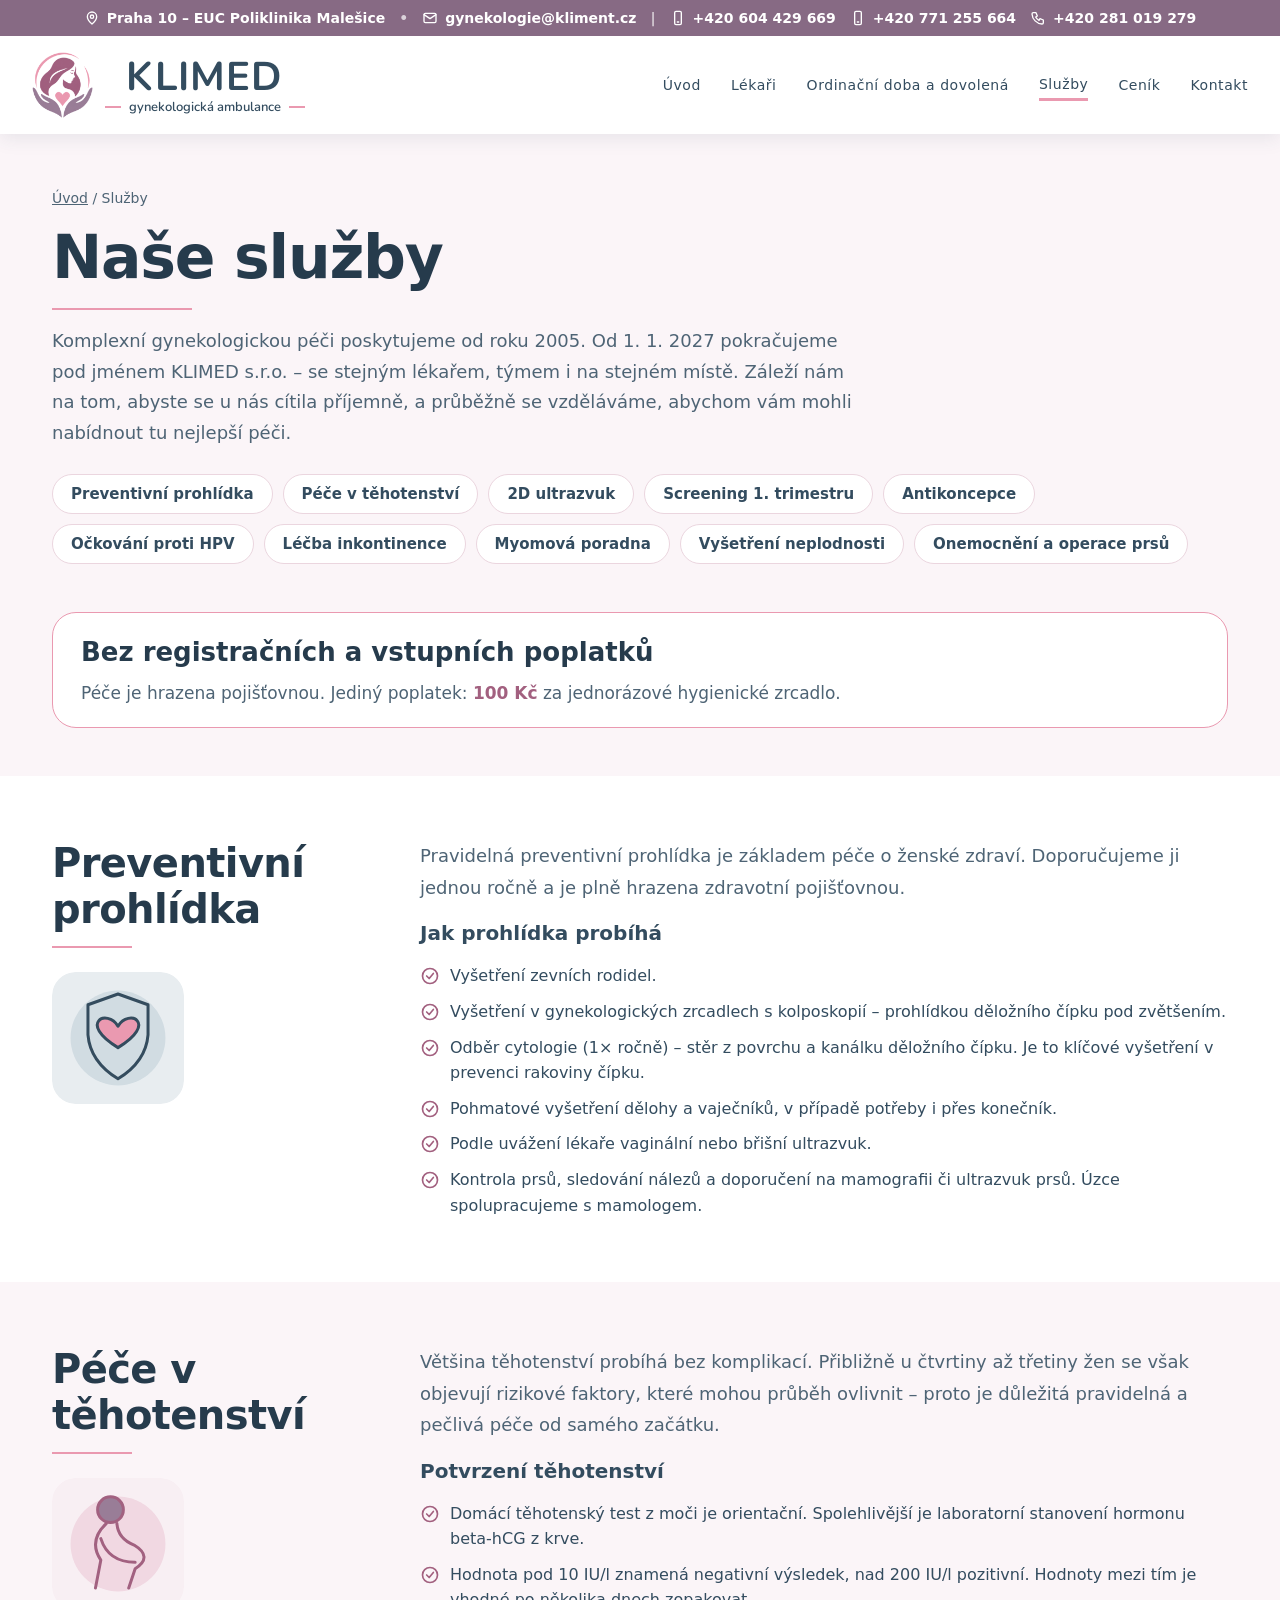
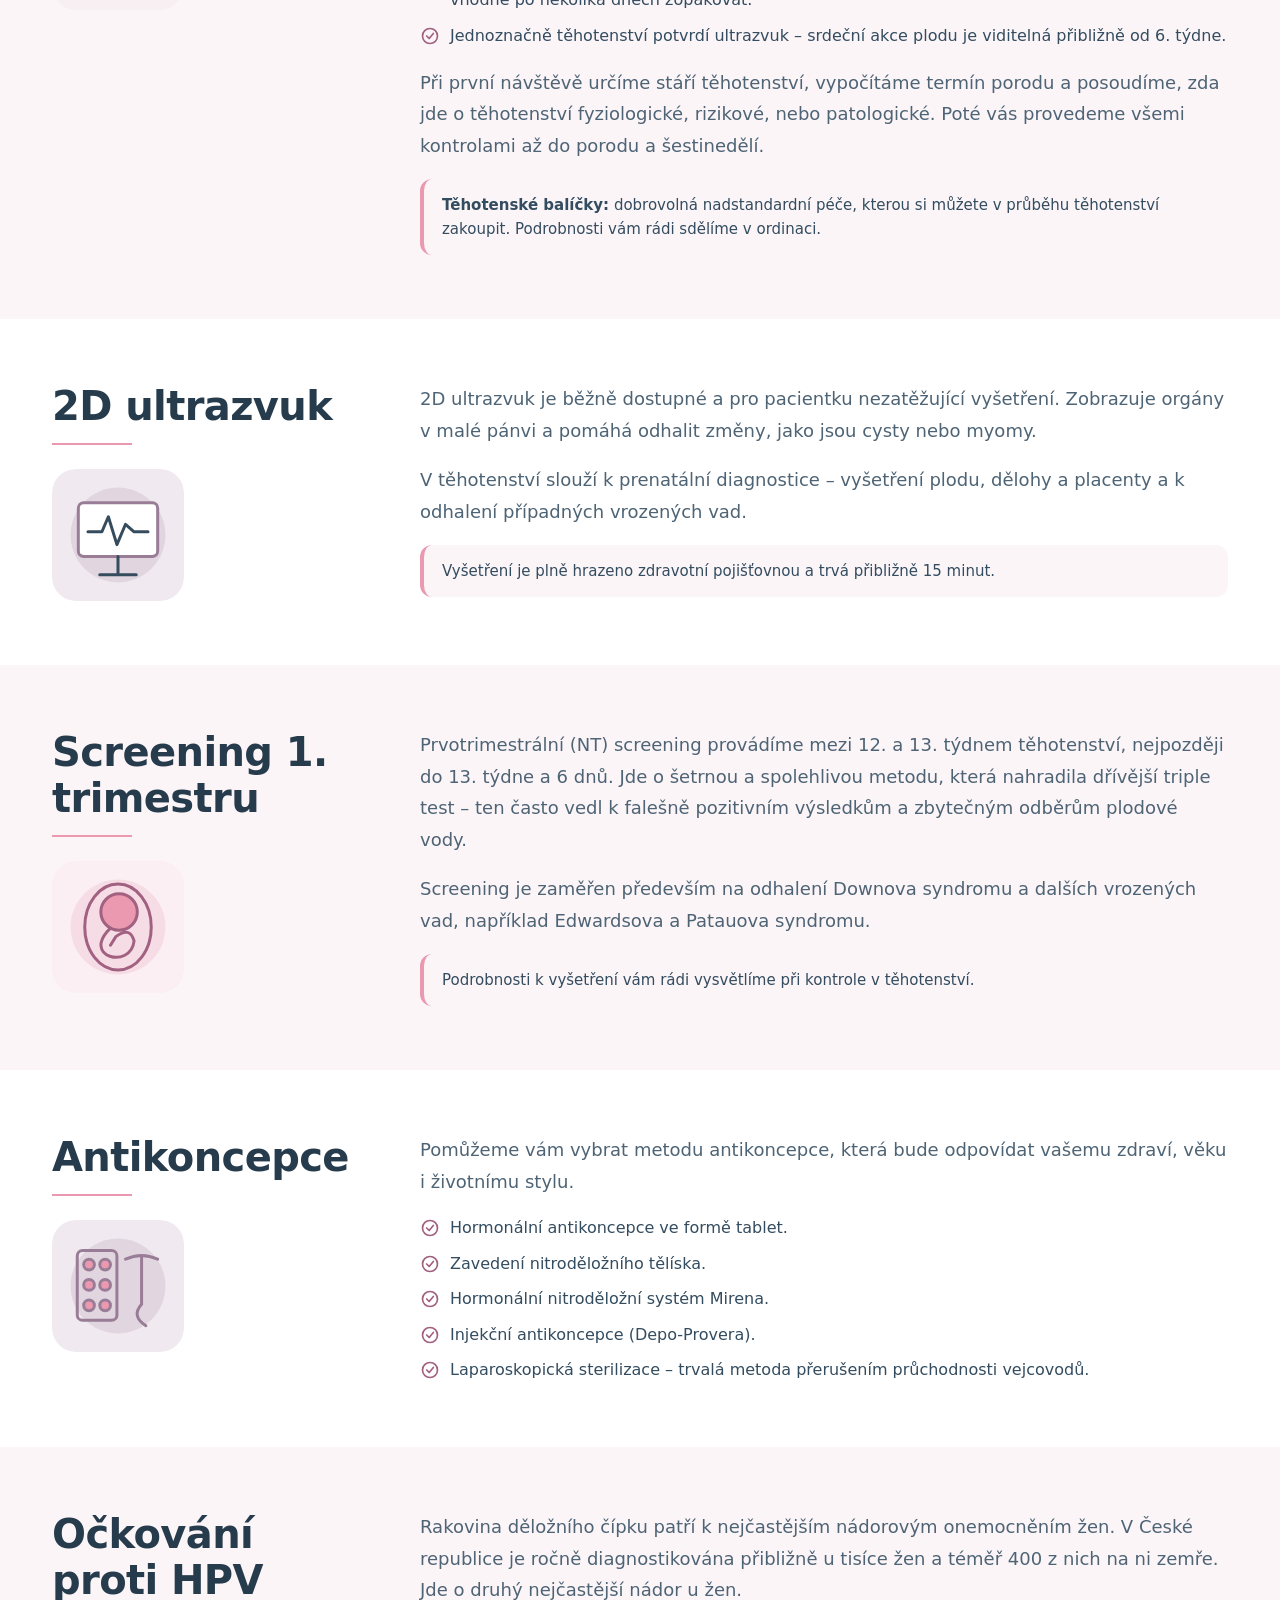
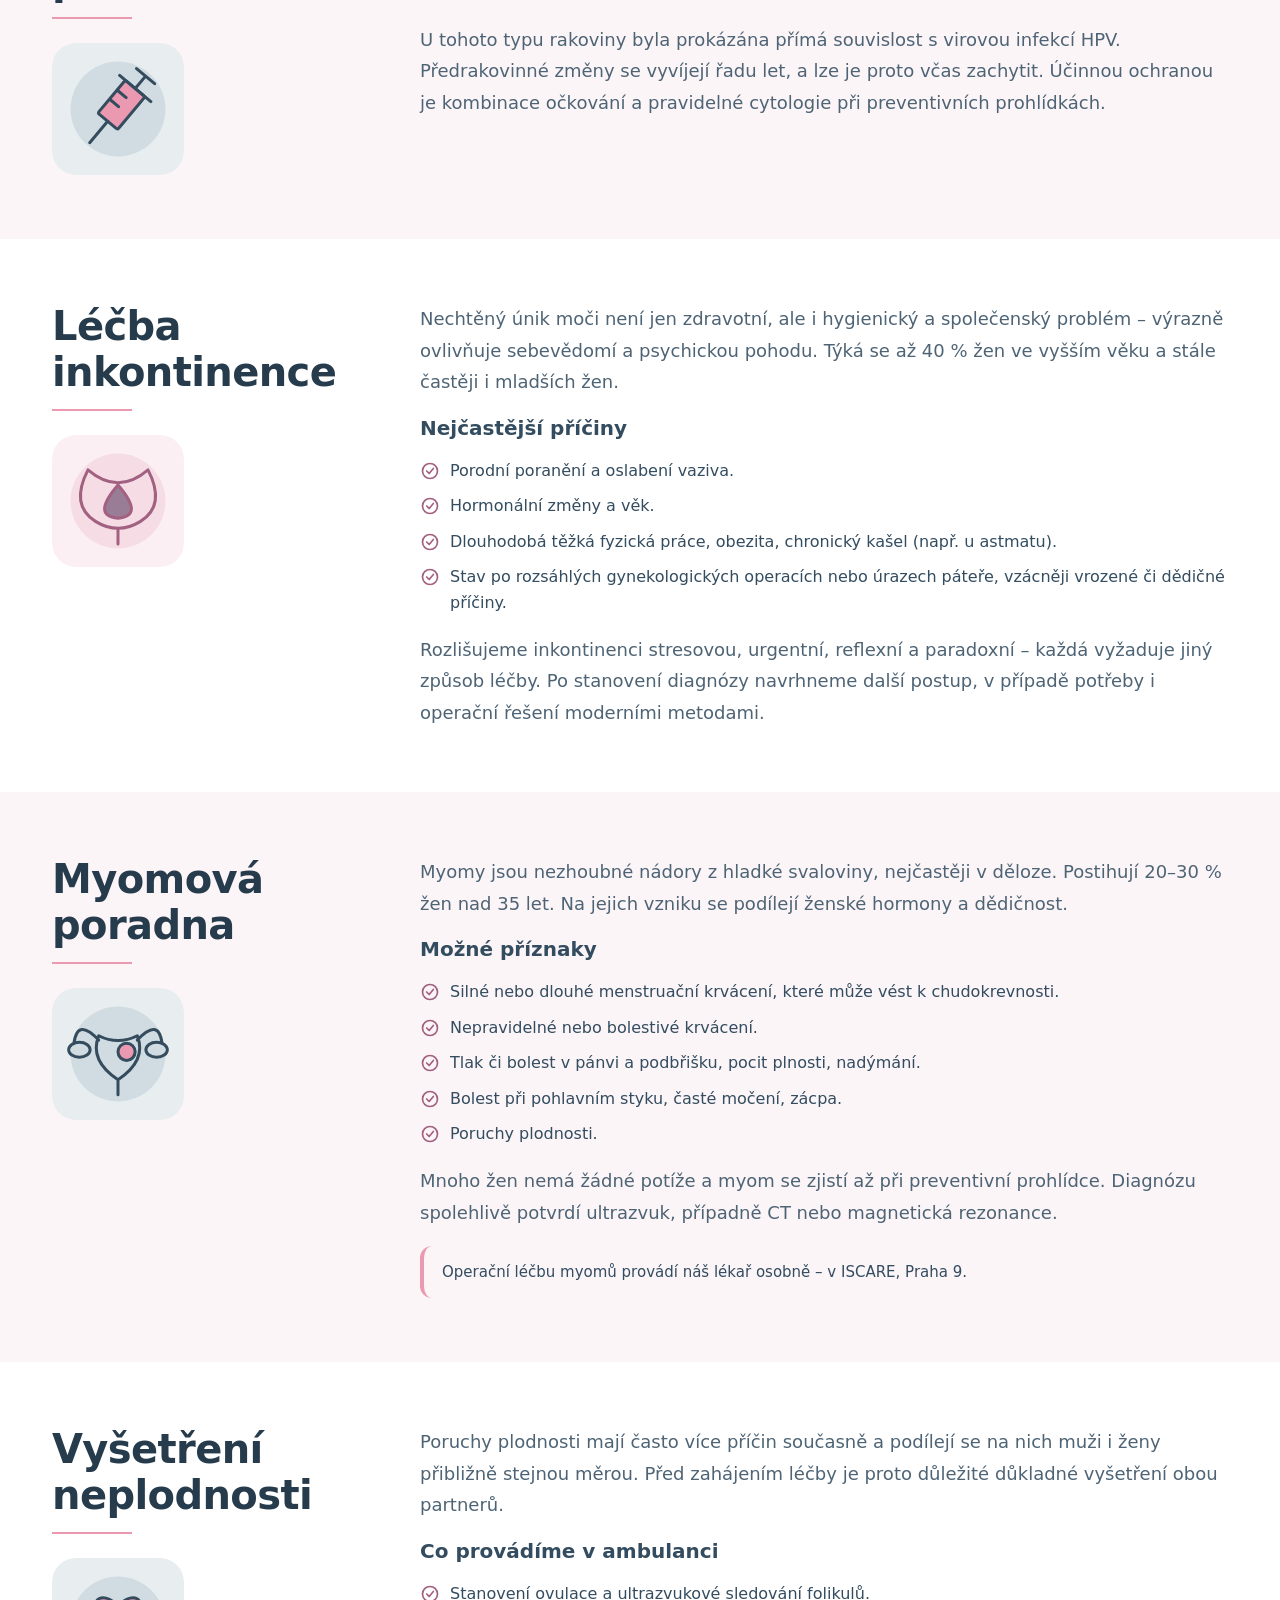
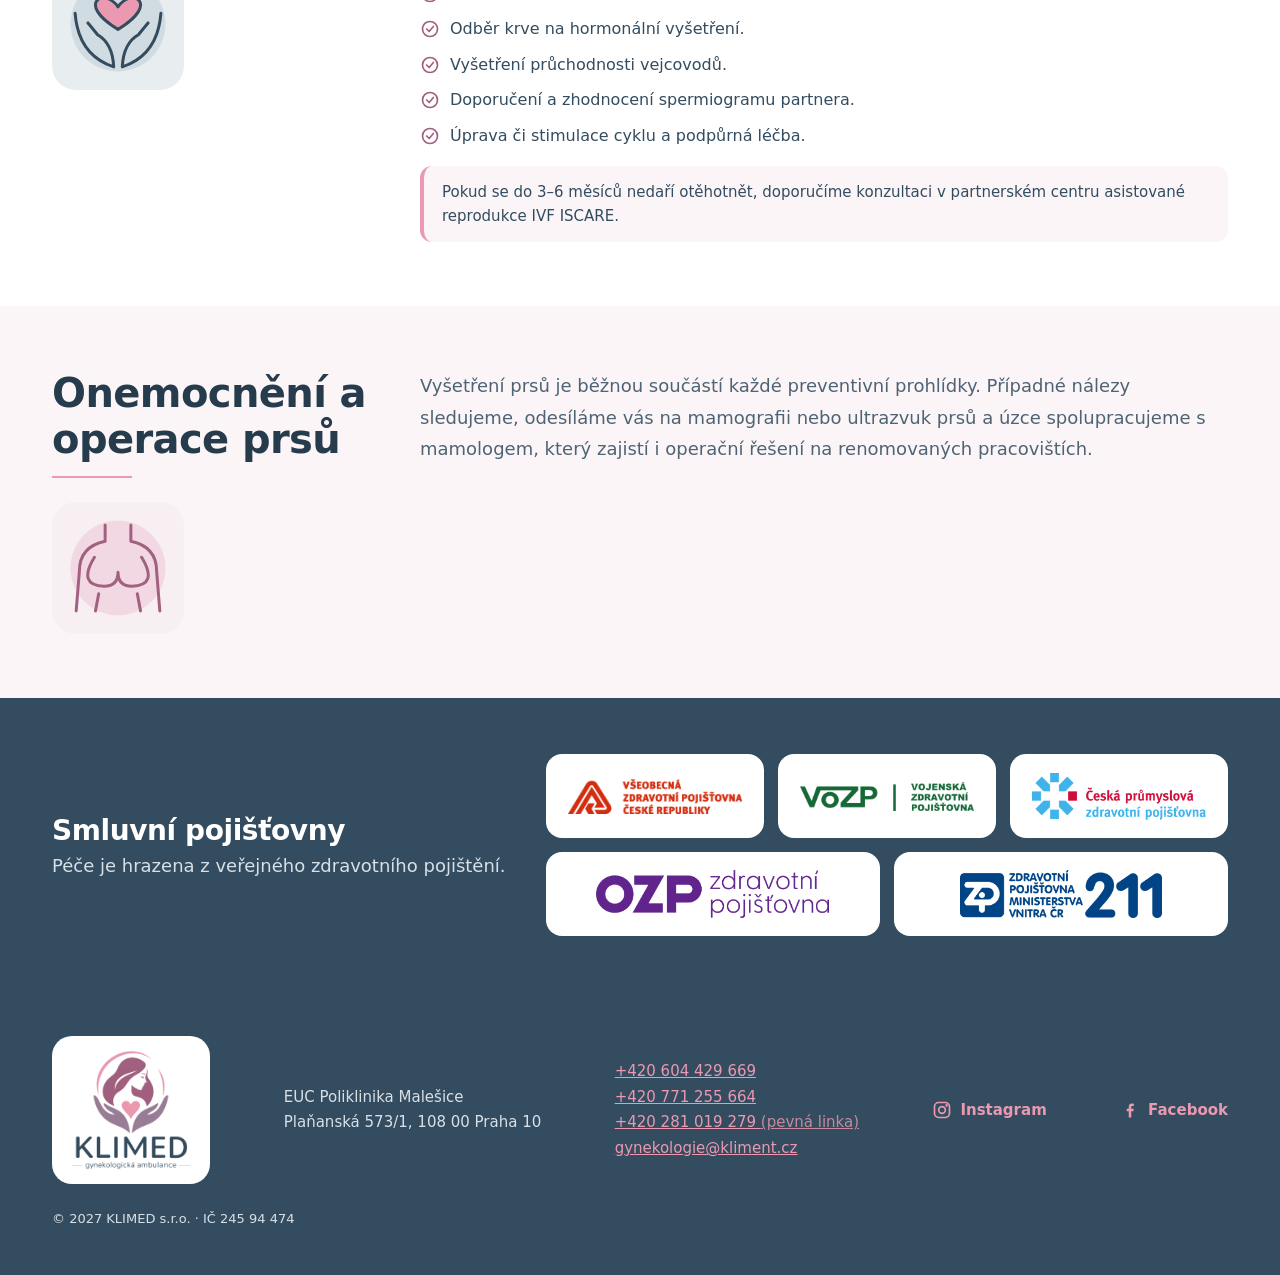
<file: klimed/sluzby.html>
<!doctype html>
<html lang="cs">
<head>
<meta charset="utf-8">
<title>KLIMED – Služby</title>
<meta name="viewport" content="width=device-width, initial-scale=1">
<meta name="robots" content="noindex, nofollow">
<link rel="icon" type="image/png" href="/klimed/img/favicon.png">
<style>
body{margin:0;background:#FFFFFF}
a{color:#A2607F}a:hover{color:#844A66}
</style>
<style>html{scroll-behavior:smooth}*{box-sizing:border-box}img{max-width:100%}</style>
<link rel="preconnect" href="https://fonts.googleapis.com">
<link href="https://fonts.googleapis.com/css2?family=Nunito:wght@600;700;800&amp;display=swap" rel="stylesheet">
<style>@media (max-width: 760px){[data-sticky]{position: static !important}}</style>
<style>.kl-strip-mob{display:none}.kl-strip-mob summary::-webkit-details-marker{display:none}@media (max-width: 760px){.kl-strip-desk{display:none !important}.kl-strip-mob{display:block}}</style>
<style>section[id]{scroll-margin-top:170px}@media (max-width: 760px){section[id]{scroll-margin-top:0}}</style>
</head>
<body>
<div style="font-family: ui-sans-serif, system-ui, -apple-system, BlinkMacSystemFont, 'Segoe UI', Roboto, 'Helvetica Neue', Arial, sans-serif; font-size: 18px; color: #334C5F; background: #FFFFFF; width: 100%; position: relative; overflow-x: clip">

<div data-sticky style="position: sticky; top: 0; z-index: 50; background: #FFFFFF; box-shadow: 0 4px 18px rgba(51,76,95,0.10)">
<div style="background: #876A84; color: #FFFFFF; font-family: ui-sans-serif, system-ui, -apple-system, BlinkMacSystemFont, 'Segoe UI', Roboto, 'Helvetica Neue', Arial, sans-serif; font-weight: 700; font-size: 16px">
<div class="kl-strip-desk" style="max-width: 1240px; margin: 0 auto; padding: 10px 32px; display: flex; flex-wrap: wrap; justify-content: center; align-items: center; gap: 10px 14px; font-size: 14px"><span style="display: inline-flex; align-items: center; gap: 7px"><svg aria-hidden="true" width="16" height="16" viewBox="0 0 24 24" fill="none" stroke="#FFFFFF" stroke-width="2" stroke-linecap="round" stroke-linejoin="round" style="flex: 0 0 auto"><path d="M12 21s-7-6-7-11a7 7 0 0 1 14 0c0 5-7 11-7 11z"/><circle cx="12" cy="10" r="2.5"/></svg>Praha 10 – EUC Poliklinika Malešice</span><span aria-hidden="true" style="opacity: .7">•</span><a href="mailto:gynekologie@kliment.cz" style="color: #FFFFFF; text-decoration: none; display: inline-flex; align-items: center; gap: 7px"><svg aria-hidden="true" width="16" height="16" viewBox="0 0 24 24" fill="none" stroke="#FFFFFF" stroke-width="2" stroke-linecap="round" stroke-linejoin="round" style="flex: 0 0 auto"><rect x="3" y="5" width="18" height="14" rx="2"/><path d="M3 7l9 6 9-6"/></svg>gynekologie@kliment.cz</a><span aria-hidden="true" style="opacity: .7">|</span><a href="tel:+420604429669" style="color: #FFFFFF; text-decoration: none; display: inline-flex; align-items: center; gap: 7px"><svg aria-hidden="true" width="16" height="16" viewBox="0 0 24 24" fill="none" stroke="#FFFFFF" stroke-width="2" stroke-linecap="round" stroke-linejoin="round" style="flex: 0 0 auto"><rect x="7" y="2" width="10" height="20" rx="2"/><path d="M11 18h2"/></svg>+420 604 429 669</a><a href="tel:+420771255664" style="color: #FFFFFF; text-decoration: none; display: inline-flex; align-items: center; gap: 7px"><svg aria-hidden="true" width="16" height="16" viewBox="0 0 24 24" fill="none" stroke="#FFFFFF" stroke-width="2" stroke-linecap="round" stroke-linejoin="round" style="flex: 0 0 auto"><rect x="7" y="2" width="10" height="20" rx="2"/><path d="M11 18h2"/></svg>+420 771 255 664</a><a href="tel:+420281019279" style="color: #FFFFFF; text-decoration: none; display: inline-flex; align-items: center; gap: 7px"><svg aria-hidden="true" width="16" height="16" viewBox="0 0 24 24" fill="none" stroke="#FFFFFF" stroke-width="2" stroke-linecap="round" stroke-linejoin="round" style="flex: 0 0 auto"><path d="M5 4h4l2 5-2.5 1.5a11 11 0 0 0 5 5L15 13l5 2v4a2 2 0 0 1-2 2A16 16 0 0 1 3 6a2 2 0 0 1 2-2"/></svg>+420 281 019 279</a></div><details class="kl-strip-mob" style="padding: 10px 20px; font-size: 15px"><summary style="cursor: pointer; display: flex; align-items: center; justify-content: center; gap: 8px; list-style: none">Kontakt a adresa <svg aria-hidden="true" width="16" height="16" viewBox="0 0 24 24" fill="none" stroke="#FFFFFF" stroke-width="2" stroke-linecap="round" stroke-linejoin="round"><path d="M6 9l6 6 6-6"/></svg></summary><div style="display: flex; flex-direction: column; align-items: center; gap: 10px; padding-top: 10px"><span style="display: inline-flex; align-items: center; gap: 7px"><svg aria-hidden="true" width="16" height="16" viewBox="0 0 24 24" fill="none" stroke="#FFFFFF" stroke-width="2" stroke-linecap="round" stroke-linejoin="round" style="flex: 0 0 auto"><path d="M12 21s-7-6-7-11a7 7 0 0 1 14 0c0 5-7 11-7 11z"/><circle cx="12" cy="10" r="2.5"/></svg>Praha 10 – EUC Poliklinika Malešice</span><a href="mailto:gynekologie@kliment.cz" style="color: #FFFFFF; text-decoration: none; display: inline-flex; align-items: center; gap: 7px"><svg aria-hidden="true" width="16" height="16" viewBox="0 0 24 24" fill="none" stroke="#FFFFFF" stroke-width="2" stroke-linecap="round" stroke-linejoin="round" style="flex: 0 0 auto"><rect x="3" y="5" width="18" height="14" rx="2"/><path d="M3 7l9 6 9-6"/></svg>gynekologie@kliment.cz</a><a href="tel:+420604429669" style="color: #FFFFFF; text-decoration: none; display: inline-flex; align-items: center; gap: 7px"><svg aria-hidden="true" width="16" height="16" viewBox="0 0 24 24" fill="none" stroke="#FFFFFF" stroke-width="2" stroke-linecap="round" stroke-linejoin="round" style="flex: 0 0 auto"><rect x="7" y="2" width="10" height="20" rx="2"/><path d="M11 18h2"/></svg>+420 604 429 669</a><a href="tel:+420771255664" style="color: #FFFFFF; text-decoration: none; display: inline-flex; align-items: center; gap: 7px"><svg aria-hidden="true" width="16" height="16" viewBox="0 0 24 24" fill="none" stroke="#FFFFFF" stroke-width="2" stroke-linecap="round" stroke-linejoin="round" style="flex: 0 0 auto"><rect x="7" y="2" width="10" height="20" rx="2"/><path d="M11 18h2"/></svg>+420 771 255 664</a><a href="tel:+420281019279" style="color: #FFFFFF; text-decoration: none; display: inline-flex; align-items: center; gap: 7px"><svg aria-hidden="true" width="16" height="16" viewBox="0 0 24 24" fill="none" stroke="#FFFFFF" stroke-width="2" stroke-linecap="round" stroke-linejoin="round" style="flex: 0 0 auto"><path d="M5 4h4l2 5-2.5 1.5a11 11 0 0 0 5 5L15 13l5 2v4a2 2 0 0 1-2 2A16 16 0 0 1 3 6a2 2 0 0 1 2-2"/></svg>+420 281 019 279</a></div></details>
</div>

<header style="background: #FFFFFF">
<div style="max-width: 1280px; margin: 0 auto; padding: 16px 32px; display: flex; flex-wrap: wrap; align-items: center; justify-content: space-between; gap: 20px">
<a href="/klimed" aria-label="KLIMED – gynekologická ambulance, úvod" style="display: flex; align-items: center; gap: 12px; text-decoration: none; color: #334C5F"><img src="/klimed/img/emblem.png" alt="" style="height: 66px; width: auto; display: block"><span style="display: flex; flex-direction: column; align-items: center; line-height: 1"><span style="font-family: 'Nunito', sans-serif; font-weight: 700; font-size: 40px; letter-spacing: 0.03em">KLIMED</span><span style="display: flex; align-items: center; gap: 8px; font-family: 'Nunito', sans-serif; font-size: 13px; font-weight: 600; padding-top: 4px; white-space: nowrap"><span style="width: 16px; height: 1.5px; background: #EA99B0"></span>gynekologická ambulance<span style="width: 16px; height: 1.5px; background: #EA99B0"></span></span></span></a>
<nav aria-label="Hlavní menu" style="display: flex; flex-wrap: wrap; align-items: center; gap: 30px; font-family: ui-sans-serif, system-ui, -apple-system, BlinkMacSystemFont, 'Segoe UI', Roboto, 'Helvetica Neue', Arial, sans-serif; font-size: 14px; font-weight: 500; letter-spacing: 0.04em">
<a href="/klimed" style="color: #334C5F; text-decoration: none">Úvod</a>
<a href="/klimed/tym" style="color: #334C5F; text-decoration: none">Lékaři</a>
<a href="/klimed/ordinacni-doba" style="color: #334C5F; text-decoration: none">Ordinační doba a dovolená</a>
<a href="#" aria-current="page" style="color: #334C5F; text-decoration: none; border-bottom: 3px solid #EA99B0; padding: 6px 0">Služby</a>
<a href="/klimed/cenik" style="color: #334C5F; text-decoration: none">Ceník</a>
<a href="/klimed#kontakt" style="color: #334C5F; text-decoration: none">Kontakt</a>
</nav>
</div>
</header>
</div>

<section style="background: #FBF5F8">
<div style="max-width: 1240px; margin: 0 auto; padding: 56px 32px 48px; display: flex; flex-direction: column; gap: 16px">
<span style="font-size: 14px; color: #4E6475"><a href="/klimed" style="color: #4E6475">Úvod</a> / Služby</span>
<h1 style="margin: 0; font-family: ui-sans-serif, system-ui, -apple-system, BlinkMacSystemFont, 'Segoe UI', Roboto, 'Helvetica Neue', Arial, sans-serif; font-size: 60px; font-weight: 700; letter-spacing: -0.02em; color: #263B4C">Naše služby</h1>
<span style="width: 140px; height: 2px; background: #EA99B0"></span>
<p style="margin: 0; font-size: 18px; font-weight: 300; line-height: 1.7; color: #4E6475; max-width: 820px">Komplexní gynekologickou péči poskytujeme od roku 2005. Od 1. 1. 2027 pokračujeme pod jménem KLIMED s.r.o. – se stejným lékařem, týmem i na stejném místě. Záleží nám na tom, abyste se u nás cítila příjemně, a průběžně se vzděláváme, abychom vám mohli nabídnout tu nejlepší péči.</p>
<div style="display: flex; flex-wrap: wrap; gap: 10px; padding-top: 10px"><a href="#prevence" style="text-decoration: none; color: #334C5F; background: #FFFFFF; border: 1.5px solid #EBD6DF; border-radius: 999px; padding: 10px 18px; font-size: 15px; font-weight: 600">Preventivní prohlídka</a><a href="#tehotenstvi" style="text-decoration: none; color: #334C5F; background: #FFFFFF; border: 1.5px solid #EBD6DF; border-radius: 999px; padding: 10px 18px; font-size: 15px; font-weight: 600">Péče v těhotenství</a><a href="#ultrazvuk" style="text-decoration: none; color: #334C5F; background: #FFFFFF; border: 1.5px solid #EBD6DF; border-radius: 999px; padding: 10px 18px; font-size: 15px; font-weight: 600">2D ultrazvuk</a><a href="#screening" style="text-decoration: none; color: #334C5F; background: #FFFFFF; border: 1.5px solid #EBD6DF; border-radius: 999px; padding: 10px 18px; font-size: 15px; font-weight: 600">Screening 1. trimestru</a><a href="#antikoncepce" style="text-decoration: none; color: #334C5F; background: #FFFFFF; border: 1.5px solid #EBD6DF; border-radius: 999px; padding: 10px 18px; font-size: 15px; font-weight: 600">Antikoncepce</a><a href="#hpv" style="text-decoration: none; color: #334C5F; background: #FFFFFF; border: 1.5px solid #EBD6DF; border-radius: 999px; padding: 10px 18px; font-size: 15px; font-weight: 600">Očkování proti HPV</a><a href="#inkontinence" style="text-decoration: none; color: #334C5F; background: #FFFFFF; border: 1.5px solid #EBD6DF; border-radius: 999px; padding: 10px 18px; font-size: 15px; font-weight: 600">Léčba inkontinence</a><a href="#myomy" style="text-decoration: none; color: #334C5F; background: #FFFFFF; border: 1.5px solid #EBD6DF; border-radius: 999px; padding: 10px 18px; font-size: 15px; font-weight: 600">Myomová poradna</a><a href="#neplodnost" style="text-decoration: none; color: #334C5F; background: #FFFFFF; border: 1.5px solid #EBD6DF; border-radius: 999px; padding: 10px 18px; font-size: 15px; font-weight: 600">Vyšetření neplodnosti</a><a href="#prsy" style="text-decoration: none; color: #334C5F; background: #FFFFFF; border: 1.5px solid #EBD6DF; border-radius: 999px; padding: 10px 18px; font-size: 15px; font-weight: 600">Onemocnění a operace prsů</a></div>
</div>
</section>
<section id="cenik" style="background: #FBF5F8">
<div style="max-width: 1240px; margin: 0 auto; padding: 0 32px 48px">
<div style="background: #FFFFFF; border: 1.5px solid #EA99B0; border-radius: 24px; padding: 24px 28px; display: flex; flex-wrap: wrap; gap: 16px 40px; align-items: center">
<span style="font-family: ui-sans-serif, system-ui, -apple-system, BlinkMacSystemFont, 'Segoe UI', Roboto, 'Helvetica Neue', Arial, sans-serif; font-size: 26px; font-weight: 600; color: #263B4C">Bez registračních a vstupních poplatků</span>
<span style="font-size: 17px; color: #4E6475">Péče je hrazena pojišťovnou. Jediný poplatek: <strong style="color: #A2607F">100 Kč</strong> za jednorázové hygienické zrcadlo.</span>
</div>
</div>
</section>
<section id="prevence" style="background: #FFFFFF">
<div style="max-width: 1240px; margin: 0 auto; padding: 64px 32px; display: flex; flex-wrap: wrap; gap: 48px">
<div style="flex: 0 1 320px; min-width: 0; display: flex; flex-direction: column; gap: 14px"><h2 style="margin: 0; font-family: ui-sans-serif, system-ui, -apple-system, BlinkMacSystemFont, 'Segoe UI', Roboto, 'Helvetica Neue', Arial, sans-serif; font-size: 40px; font-weight: 700; letter-spacing: -0.015em; color: #263B4C; line-height: 1.15">Preventivní prohlídka</h2><span style="width: 80px; height: 2px; background: #EA99B0"></span><img src="/klimed/img/ikony/01-prevence.svg" alt="" width="132" height="132" style="display: block; width: 132px; height: 132px; margin-top: 10px; border-radius: 24px"></div>
<div style="flex: 1 1 560px; min-width: 0; display: flex; flex-direction: column; gap: 18px"><p style="margin: 0; font-size: 18px; font-weight: 300; line-height: 1.75; color: #4E6475">Pravidelná preventivní prohlídka je základem péče o ženské zdraví. Doporučujeme ji jednou ročně a je plně hrazena zdravotní pojišťovnou.</p><h4 style="margin: 0; font-family: ui-sans-serif, system-ui, -apple-system, BlinkMacSystemFont, 'Segoe UI', Roboto, 'Helvetica Neue', Arial, sans-serif; font-size: 20px; font-weight: 600">Jak prohlídka probíhá</h4><div style="display: flex; flex-direction: column; gap: 10px"><div style="display: flex; gap: 10px; align-items: flex-start; font-size: 16px; line-height: 1.6"><svg aria-hidden="true" width="20" height="20" viewBox="0 0 24 24" fill="none" stroke="#A2607F" stroke-width="2" stroke-linecap="round" stroke-linejoin="round" style="flex: 0 0 auto; margin-top: 3px"><circle cx="12" cy="12" r="9"/><path d="M8 12l3 3 5-6"/></svg><span>Vyšetření zevních rodidel.</span></div><div style="display: flex; gap: 10px; align-items: flex-start; font-size: 16px; line-height: 1.6"><svg aria-hidden="true" width="20" height="20" viewBox="0 0 24 24" fill="none" stroke="#A2607F" stroke-width="2" stroke-linecap="round" stroke-linejoin="round" style="flex: 0 0 auto; margin-top: 3px"><circle cx="12" cy="12" r="9"/><path d="M8 12l3 3 5-6"/></svg><span>Vyšetření v gynekologických zrcadlech s kolposkopií – prohlídkou děložního čípku pod zvětšením.</span></div><div style="display: flex; gap: 10px; align-items: flex-start; font-size: 16px; line-height: 1.6"><svg aria-hidden="true" width="20" height="20" viewBox="0 0 24 24" fill="none" stroke="#A2607F" stroke-width="2" stroke-linecap="round" stroke-linejoin="round" style="flex: 0 0 auto; margin-top: 3px"><circle cx="12" cy="12" r="9"/><path d="M8 12l3 3 5-6"/></svg><span>Odběr cytologie (1× ročně) – stěr z povrchu a kanálku děložního čípku. Je to klíčové vyšetření v prevenci rakoviny čípku.</span></div><div style="display: flex; gap: 10px; align-items: flex-start; font-size: 16px; line-height: 1.6"><svg aria-hidden="true" width="20" height="20" viewBox="0 0 24 24" fill="none" stroke="#A2607F" stroke-width="2" stroke-linecap="round" stroke-linejoin="round" style="flex: 0 0 auto; margin-top: 3px"><circle cx="12" cy="12" r="9"/><path d="M8 12l3 3 5-6"/></svg><span>Pohmatové vyšetření dělohy a vaječníků, v případě potřeby i přes konečník.</span></div><div style="display: flex; gap: 10px; align-items: flex-start; font-size: 16px; line-height: 1.6"><svg aria-hidden="true" width="20" height="20" viewBox="0 0 24 24" fill="none" stroke="#A2607F" stroke-width="2" stroke-linecap="round" stroke-linejoin="round" style="flex: 0 0 auto; margin-top: 3px"><circle cx="12" cy="12" r="9"/><path d="M8 12l3 3 5-6"/></svg><span>Podle uvážení lékaře vaginální nebo břišní ultrazvuk.</span></div><div style="display: flex; gap: 10px; align-items: flex-start; font-size: 16px; line-height: 1.6"><svg aria-hidden="true" width="20" height="20" viewBox="0 0 24 24" fill="none" stroke="#A2607F" stroke-width="2" stroke-linecap="round" stroke-linejoin="round" style="flex: 0 0 auto; margin-top: 3px"><circle cx="12" cy="12" r="9"/><path d="M8 12l3 3 5-6"/></svg><span>Kontrola prsů, sledování nálezů a doporučení na mamografii či ultrazvuk prsů. Úzce spolupracujeme s mamologem.</span></div></div></div>
</div>
</section>
<section id="tehotenstvi" style="background: #FBF5F8">
<div style="max-width: 1240px; margin: 0 auto; padding: 64px 32px; display: flex; flex-wrap: wrap; gap: 48px">
<div style="flex: 0 1 320px; min-width: 0; display: flex; flex-direction: column; gap: 14px"><h2 style="margin: 0; font-family: ui-sans-serif, system-ui, -apple-system, BlinkMacSystemFont, 'Segoe UI', Roboto, 'Helvetica Neue', Arial, sans-serif; font-size: 40px; font-weight: 700; letter-spacing: -0.015em; color: #263B4C; line-height: 1.15">Péče v těhotenství</h2><span style="width: 80px; height: 2px; background: #EA99B0"></span><img src="/klimed/img/ikony/02-tehotenstvi.svg" alt="" width="132" height="132" style="display: block; width: 132px; height: 132px; margin-top: 10px; border-radius: 24px"></div>
<div style="flex: 1 1 560px; min-width: 0; display: flex; flex-direction: column; gap: 18px"><p style="margin: 0; font-size: 18px; font-weight: 300; line-height: 1.75; color: #4E6475">Většina těhotenství probíhá bez komplikací. Přibližně u čtvrtiny až třetiny žen se však objevují rizikové faktory, které mohou průběh ovlivnit – proto je důležitá pravidelná a pečlivá péče od samého začátku.</p><h4 style="margin: 0; font-family: ui-sans-serif, system-ui, -apple-system, BlinkMacSystemFont, 'Segoe UI', Roboto, 'Helvetica Neue', Arial, sans-serif; font-size: 20px; font-weight: 600">Potvrzení těhotenství</h4><div style="display: flex; flex-direction: column; gap: 10px"><div style="display: flex; gap: 10px; align-items: flex-start; font-size: 16px; line-height: 1.6"><svg aria-hidden="true" width="20" height="20" viewBox="0 0 24 24" fill="none" stroke="#A2607F" stroke-width="2" stroke-linecap="round" stroke-linejoin="round" style="flex: 0 0 auto; margin-top: 3px"><circle cx="12" cy="12" r="9"/><path d="M8 12l3 3 5-6"/></svg><span>Domácí těhotenský test z moči je orientační. Spolehlivější je laboratorní stanovení hormonu beta-hCG z krve.</span></div><div style="display: flex; gap: 10px; align-items: flex-start; font-size: 16px; line-height: 1.6"><svg aria-hidden="true" width="20" height="20" viewBox="0 0 24 24" fill="none" stroke="#A2607F" stroke-width="2" stroke-linecap="round" stroke-linejoin="round" style="flex: 0 0 auto; margin-top: 3px"><circle cx="12" cy="12" r="9"/><path d="M8 12l3 3 5-6"/></svg><span>Hodnota pod 10 IU/l znamená negativní výsledek, nad 200 IU/l pozitivní. Hodnoty mezi tím je vhodné po několika dnech zopakovat.</span></div><div style="display: flex; gap: 10px; align-items: flex-start; font-size: 16px; line-height: 1.6"><svg aria-hidden="true" width="20" height="20" viewBox="0 0 24 24" fill="none" stroke="#A2607F" stroke-width="2" stroke-linecap="round" stroke-linejoin="round" style="flex: 0 0 auto; margin-top: 3px"><circle cx="12" cy="12" r="9"/><path d="M8 12l3 3 5-6"/></svg><span>Jednoznačně těhotenství potvrdí ultrazvuk – srdeční akce plodu je viditelná přibližně od 6. týdne.</span></div></div><p style="margin: 0; font-size: 18px; font-weight: 300; line-height: 1.75; color: #4E6475">Při první návštěvě určíme stáří těhotenství, vypočítáme termín porodu a posoudíme, zda jde o těhotenství fyziologické, rizikové, nebo patologické. Poté vás provedeme všemi kontrolami až do porodu a šestinedělí.</p><div style="background: #FBF5F8; border-left: 4px solid #EA99B0; border-radius: 12px; padding: 14px 18px; font-size: 15px; line-height: 1.6"><strong>Těhotenské balíčky:</strong> dobrovolná nadstandardní péče, kterou si můžete v průběhu těhotenství zakoupit. Podrobnosti vám rádi sdělíme v ordinaci.</div></div>
</div>
</section>
<section id="ultrazvuk" style="background: #FFFFFF">
<div style="max-width: 1240px; margin: 0 auto; padding: 64px 32px; display: flex; flex-wrap: wrap; gap: 48px">
<div style="flex: 0 1 320px; min-width: 0; display: flex; flex-direction: column; gap: 14px"><h2 style="margin: 0; font-family: ui-sans-serif, system-ui, -apple-system, BlinkMacSystemFont, 'Segoe UI', Roboto, 'Helvetica Neue', Arial, sans-serif; font-size: 40px; font-weight: 700; letter-spacing: -0.015em; color: #263B4C; line-height: 1.15">2D ultrazvuk</h2><span style="width: 80px; height: 2px; background: #EA99B0"></span><img src="/klimed/img/ikony/03-ultrazvuk.svg" alt="" width="132" height="132" style="display: block; width: 132px; height: 132px; margin-top: 10px; border-radius: 24px"></div>
<div style="flex: 1 1 560px; min-width: 0; display: flex; flex-direction: column; gap: 18px"><p style="margin: 0; font-size: 18px; font-weight: 300; line-height: 1.75; color: #4E6475">2D ultrazvuk je běžně dostupné a pro pacientku nezatěžující vyšetření. Zobrazuje orgány v malé pánvi a pomáhá odhalit změny, jako jsou cysty nebo myomy.</p><p style="margin: 0; font-size: 18px; font-weight: 300; line-height: 1.75; color: #4E6475">V těhotenství slouží k prenatální diagnostice – vyšetření plodu, dělohy a placenty a k odhalení případných vrozených vad.</p><div style="background: #FBF5F8; border-left: 4px solid #EA99B0; border-radius: 12px; padding: 14px 18px; font-size: 15px; line-height: 1.6">Vyšetření je plně hrazeno zdravotní pojišťovnou a trvá přibližně 15 minut.</div></div>
</div>
</section>
<section id="screening" style="background: #FBF5F8">
<div style="max-width: 1240px; margin: 0 auto; padding: 64px 32px; display: flex; flex-wrap: wrap; gap: 48px">
<div style="flex: 0 1 320px; min-width: 0; display: flex; flex-direction: column; gap: 14px"><h2 style="margin: 0; font-family: ui-sans-serif, system-ui, -apple-system, BlinkMacSystemFont, 'Segoe UI', Roboto, 'Helvetica Neue', Arial, sans-serif; font-size: 40px; font-weight: 700; letter-spacing: -0.015em; color: #263B4C; line-height: 1.15">Screening 1. trimestru</h2><span style="width: 80px; height: 2px; background: #EA99B0"></span><img src="/klimed/img/ikony/04-screening.svg" alt="" width="132" height="132" style="display: block; width: 132px; height: 132px; margin-top: 10px; border-radius: 24px"></div>
<div style="flex: 1 1 560px; min-width: 0; display: flex; flex-direction: column; gap: 18px"><p style="margin: 0; font-size: 18px; font-weight: 300; line-height: 1.75; color: #4E6475">Prvotrimestrální (NT) screening provádíme mezi 12. a 13. týdnem těhotenství, nejpozději do 13. týdne a 6 dnů. Jde o šetrnou a spolehlivou metodu, která nahradila dřívější triple test – ten často vedl k falešně pozitivním výsledkům a zbytečným odběrům plodové vody.</p><p style="margin: 0; font-size: 18px; font-weight: 300; line-height: 1.75; color: #4E6475">Screening je zaměřen především na odhalení Downova syndromu a dalších vrozených vad, například Edwardsova a Patauova syndromu.</p><div style="background: #FBF5F8; border-left: 4px solid #EA99B0; border-radius: 12px; padding: 14px 18px; font-size: 15px; line-height: 1.6">Podrobnosti k vyšetření vám rádi vysvětlíme při kontrole v těhotenství.</div></div>
</div>
</section>
<section id="antikoncepce" style="background: #FFFFFF">
<div style="max-width: 1240px; margin: 0 auto; padding: 64px 32px; display: flex; flex-wrap: wrap; gap: 48px">
<div style="flex: 0 1 320px; min-width: 0; display: flex; flex-direction: column; gap: 14px"><h2 style="margin: 0; font-family: ui-sans-serif, system-ui, -apple-system, BlinkMacSystemFont, 'Segoe UI', Roboto, 'Helvetica Neue', Arial, sans-serif; font-size: 40px; font-weight: 700; letter-spacing: -0.015em; color: #263B4C; line-height: 1.15">Antikoncepce</h2><span style="width: 80px; height: 2px; background: #EA99B0"></span><img src="/klimed/img/ikony/05-antikoncepce.svg" alt="" width="132" height="132" style="display: block; width: 132px; height: 132px; margin-top: 10px; border-radius: 24px"></div>
<div style="flex: 1 1 560px; min-width: 0; display: flex; flex-direction: column; gap: 18px"><p style="margin: 0; font-size: 18px; font-weight: 300; line-height: 1.75; color: #4E6475">Pomůžeme vám vybrat metodu antikoncepce, která bude odpovídat vašemu zdraví, věku i životnímu stylu.</p><div style="display: flex; flex-direction: column; gap: 10px"><div style="display: flex; gap: 10px; align-items: flex-start; font-size: 16px; line-height: 1.6"><svg aria-hidden="true" width="20" height="20" viewBox="0 0 24 24" fill="none" stroke="#A2607F" stroke-width="2" stroke-linecap="round" stroke-linejoin="round" style="flex: 0 0 auto; margin-top: 3px"><circle cx="12" cy="12" r="9"/><path d="M8 12l3 3 5-6"/></svg><span>Hormonální antikoncepce ve formě tablet.</span></div><div style="display: flex; gap: 10px; align-items: flex-start; font-size: 16px; line-height: 1.6"><svg aria-hidden="true" width="20" height="20" viewBox="0 0 24 24" fill="none" stroke="#A2607F" stroke-width="2" stroke-linecap="round" stroke-linejoin="round" style="flex: 0 0 auto; margin-top: 3px"><circle cx="12" cy="12" r="9"/><path d="M8 12l3 3 5-6"/></svg><span>Zavedení nitroděložního tělíska.</span></div><div style="display: flex; gap: 10px; align-items: flex-start; font-size: 16px; line-height: 1.6"><svg aria-hidden="true" width="20" height="20" viewBox="0 0 24 24" fill="none" stroke="#A2607F" stroke-width="2" stroke-linecap="round" stroke-linejoin="round" style="flex: 0 0 auto; margin-top: 3px"><circle cx="12" cy="12" r="9"/><path d="M8 12l3 3 5-6"/></svg><span>Hormonální nitroděložní systém Mirena.</span></div><div style="display: flex; gap: 10px; align-items: flex-start; font-size: 16px; line-height: 1.6"><svg aria-hidden="true" width="20" height="20" viewBox="0 0 24 24" fill="none" stroke="#A2607F" stroke-width="2" stroke-linecap="round" stroke-linejoin="round" style="flex: 0 0 auto; margin-top: 3px"><circle cx="12" cy="12" r="9"/><path d="M8 12l3 3 5-6"/></svg><span>Injekční antikoncepce (Depo-Provera).</span></div><div style="display: flex; gap: 10px; align-items: flex-start; font-size: 16px; line-height: 1.6"><svg aria-hidden="true" width="20" height="20" viewBox="0 0 24 24" fill="none" stroke="#A2607F" stroke-width="2" stroke-linecap="round" stroke-linejoin="round" style="flex: 0 0 auto; margin-top: 3px"><circle cx="12" cy="12" r="9"/><path d="M8 12l3 3 5-6"/></svg><span>Laparoskopická sterilizace – trvalá metoda přerušením průchodnosti vejcovodů.</span></div></div></div>
</div>
</section>
<section id="hpv" style="background: #FBF5F8">
<div style="max-width: 1240px; margin: 0 auto; padding: 64px 32px; display: flex; flex-wrap: wrap; gap: 48px">
<div style="flex: 0 1 320px; min-width: 0; display: flex; flex-direction: column; gap: 14px"><h2 style="margin: 0; font-family: ui-sans-serif, system-ui, -apple-system, BlinkMacSystemFont, 'Segoe UI', Roboto, 'Helvetica Neue', Arial, sans-serif; font-size: 40px; font-weight: 700; letter-spacing: -0.015em; color: #263B4C; line-height: 1.15">Očkování proti HPV</h2><span style="width: 80px; height: 2px; background: #EA99B0"></span><img src="/klimed/img/ikony/06-ockovani.svg" alt="" width="132" height="132" style="display: block; width: 132px; height: 132px; margin-top: 10px; border-radius: 24px"></div>
<div style="flex: 1 1 560px; min-width: 0; display: flex; flex-direction: column; gap: 18px"><p style="margin: 0; font-size: 18px; font-weight: 300; line-height: 1.75; color: #4E6475">Rakovina děložního čípku patří k nejčastějším nádorovým onemocněním žen. V České republice je ročně diagnostikována přibližně u tisíce žen a téměř 400 z nich na ni zemře. Jde o druhý nejčastější nádor u žen.</p><p style="margin: 0; font-size: 18px; font-weight: 300; line-height: 1.75; color: #4E6475">U tohoto typu rakoviny byla prokázána přímá souvislost s virovou infekcí HPV. Předrakovinné změny se vyvíjejí řadu let, a lze je proto včas zachytit. Účinnou ochranou je kombinace očkování a pravidelné cytologie při preventivních prohlídkách.</p></div>
</div>
</section>
<section id="inkontinence" style="background: #FFFFFF">
<div style="max-width: 1240px; margin: 0 auto; padding: 64px 32px; display: flex; flex-wrap: wrap; gap: 48px">
<div style="flex: 0 1 320px; min-width: 0; display: flex; flex-direction: column; gap: 14px"><h2 style="margin: 0; font-family: ui-sans-serif, system-ui, -apple-system, BlinkMacSystemFont, 'Segoe UI', Roboto, 'Helvetica Neue', Arial, sans-serif; font-size: 40px; font-weight: 700; letter-spacing: -0.015em; color: #263B4C; line-height: 1.15">Léčba inkontinence</h2><span style="width: 80px; height: 2px; background: #EA99B0"></span><img src="/klimed/img/ikony/07-inkontinence.svg" alt="" width="132" height="132" style="display: block; width: 132px; height: 132px; margin-top: 10px; border-radius: 24px"></div>
<div style="flex: 1 1 560px; min-width: 0; display: flex; flex-direction: column; gap: 18px"><p style="margin: 0; font-size: 18px; font-weight: 300; line-height: 1.75; color: #4E6475">Nechtěný únik moči není jen zdravotní, ale i hygienický a společenský problém – výrazně ovlivňuje sebevědomí a psychickou pohodu. Týká se až 40 % žen ve vyšším věku a stále častěji i mladších žen.</p><h4 style="margin: 0; font-family: ui-sans-serif, system-ui, -apple-system, BlinkMacSystemFont, 'Segoe UI', Roboto, 'Helvetica Neue', Arial, sans-serif; font-size: 20px; font-weight: 600">Nejčastější příčiny</h4><div style="display: flex; flex-direction: column; gap: 10px"><div style="display: flex; gap: 10px; align-items: flex-start; font-size: 16px; line-height: 1.6"><svg aria-hidden="true" width="20" height="20" viewBox="0 0 24 24" fill="none" stroke="#A2607F" stroke-width="2" stroke-linecap="round" stroke-linejoin="round" style="flex: 0 0 auto; margin-top: 3px"><circle cx="12" cy="12" r="9"/><path d="M8 12l3 3 5-6"/></svg><span>Porodní poranění a oslabení vaziva.</span></div><div style="display: flex; gap: 10px; align-items: flex-start; font-size: 16px; line-height: 1.6"><svg aria-hidden="true" width="20" height="20" viewBox="0 0 24 24" fill="none" stroke="#A2607F" stroke-width="2" stroke-linecap="round" stroke-linejoin="round" style="flex: 0 0 auto; margin-top: 3px"><circle cx="12" cy="12" r="9"/><path d="M8 12l3 3 5-6"/></svg><span>Hormonální změny a věk.</span></div><div style="display: flex; gap: 10px; align-items: flex-start; font-size: 16px; line-height: 1.6"><svg aria-hidden="true" width="20" height="20" viewBox="0 0 24 24" fill="none" stroke="#A2607F" stroke-width="2" stroke-linecap="round" stroke-linejoin="round" style="flex: 0 0 auto; margin-top: 3px"><circle cx="12" cy="12" r="9"/><path d="M8 12l3 3 5-6"/></svg><span>Dlouhodobá těžká fyzická práce, obezita, chronický kašel (např. u astmatu).</span></div><div style="display: flex; gap: 10px; align-items: flex-start; font-size: 16px; line-height: 1.6"><svg aria-hidden="true" width="20" height="20" viewBox="0 0 24 24" fill="none" stroke="#A2607F" stroke-width="2" stroke-linecap="round" stroke-linejoin="round" style="flex: 0 0 auto; margin-top: 3px"><circle cx="12" cy="12" r="9"/><path d="M8 12l3 3 5-6"/></svg><span>Stav po rozsáhlých gynekologických operacích nebo úrazech páteře, vzácněji vrozené či dědičné příčiny.</span></div></div><p style="margin: 0; font-size: 18px; font-weight: 300; line-height: 1.75; color: #4E6475">Rozlišujeme inkontinenci stresovou, urgentní, reflexní a paradoxní – každá vyžaduje jiný způsob léčby. Po stanovení diagnózy navrhneme další postup, v případě potřeby i operační řešení moderními metodami.</p></div>
</div>
</section>
<section id="myomy" style="background: #FBF5F8">
<div style="max-width: 1240px; margin: 0 auto; padding: 64px 32px; display: flex; flex-wrap: wrap; gap: 48px">
<div style="flex: 0 1 320px; min-width: 0; display: flex; flex-direction: column; gap: 14px"><h2 style="margin: 0; font-family: ui-sans-serif, system-ui, -apple-system, BlinkMacSystemFont, 'Segoe UI', Roboto, 'Helvetica Neue', Arial, sans-serif; font-size: 40px; font-weight: 700; letter-spacing: -0.015em; color: #263B4C; line-height: 1.15">Myomová poradna</h2><span style="width: 80px; height: 2px; background: #EA99B0"></span><img src="/klimed/img/ikony/08-myomy.svg" alt="" width="132" height="132" style="display: block; width: 132px; height: 132px; margin-top: 10px; border-radius: 24px"></div>
<div style="flex: 1 1 560px; min-width: 0; display: flex; flex-direction: column; gap: 18px"><p style="margin: 0; font-size: 18px; font-weight: 300; line-height: 1.75; color: #4E6475">Myomy jsou nezhoubné nádory z hladké svaloviny, nejčastěji v děloze. Postihují 20–30 % žen nad 35 let. Na jejich vzniku se podílejí ženské hormony a dědičnost.</p><h4 style="margin: 0; font-family: ui-sans-serif, system-ui, -apple-system, BlinkMacSystemFont, 'Segoe UI', Roboto, 'Helvetica Neue', Arial, sans-serif; font-size: 20px; font-weight: 600">Možné příznaky</h4><div style="display: flex; flex-direction: column; gap: 10px"><div style="display: flex; gap: 10px; align-items: flex-start; font-size: 16px; line-height: 1.6"><svg aria-hidden="true" width="20" height="20" viewBox="0 0 24 24" fill="none" stroke="#A2607F" stroke-width="2" stroke-linecap="round" stroke-linejoin="round" style="flex: 0 0 auto; margin-top: 3px"><circle cx="12" cy="12" r="9"/><path d="M8 12l3 3 5-6"/></svg><span>Silné nebo dlouhé menstruační krvácení, které může vést k chudokrevnosti.</span></div><div style="display: flex; gap: 10px; align-items: flex-start; font-size: 16px; line-height: 1.6"><svg aria-hidden="true" width="20" height="20" viewBox="0 0 24 24" fill="none" stroke="#A2607F" stroke-width="2" stroke-linecap="round" stroke-linejoin="round" style="flex: 0 0 auto; margin-top: 3px"><circle cx="12" cy="12" r="9"/><path d="M8 12l3 3 5-6"/></svg><span>Nepravidelné nebo bolestivé krvácení.</span></div><div style="display: flex; gap: 10px; align-items: flex-start; font-size: 16px; line-height: 1.6"><svg aria-hidden="true" width="20" height="20" viewBox="0 0 24 24" fill="none" stroke="#A2607F" stroke-width="2" stroke-linecap="round" stroke-linejoin="round" style="flex: 0 0 auto; margin-top: 3px"><circle cx="12" cy="12" r="9"/><path d="M8 12l3 3 5-6"/></svg><span>Tlak či bolest v pánvi a podbřišku, pocit plnosti, nadýmání.</span></div><div style="display: flex; gap: 10px; align-items: flex-start; font-size: 16px; line-height: 1.6"><svg aria-hidden="true" width="20" height="20" viewBox="0 0 24 24" fill="none" stroke="#A2607F" stroke-width="2" stroke-linecap="round" stroke-linejoin="round" style="flex: 0 0 auto; margin-top: 3px"><circle cx="12" cy="12" r="9"/><path d="M8 12l3 3 5-6"/></svg><span>Bolest při pohlavním styku, časté močení, zácpa.</span></div><div style="display: flex; gap: 10px; align-items: flex-start; font-size: 16px; line-height: 1.6"><svg aria-hidden="true" width="20" height="20" viewBox="0 0 24 24" fill="none" stroke="#A2607F" stroke-width="2" stroke-linecap="round" stroke-linejoin="round" style="flex: 0 0 auto; margin-top: 3px"><circle cx="12" cy="12" r="9"/><path d="M8 12l3 3 5-6"/></svg><span>Poruchy plodnosti.</span></div></div><p style="margin: 0; font-size: 18px; font-weight: 300; line-height: 1.75; color: #4E6475">Mnoho žen nemá žádné potíže a myom se zjistí až při preventivní prohlídce. Diagnózu spolehlivě potvrdí ultrazvuk, případně CT nebo magnetická rezonance.</p><div style="background: #FBF5F8; border-left: 4px solid #EA99B0; border-radius: 12px; padding: 14px 18px; font-size: 15px; line-height: 1.6">Operační léčbu myomů provádí náš lékař osobně – v ISCARE, Praha 9.</div></div>
</div>
</section>
<section id="neplodnost" style="background: #FFFFFF">
<div style="max-width: 1240px; margin: 0 auto; padding: 64px 32px; display: flex; flex-wrap: wrap; gap: 48px">
<div style="flex: 0 1 320px; min-width: 0; display: flex; flex-direction: column; gap: 14px"><h2 style="margin: 0; font-family: ui-sans-serif, system-ui, -apple-system, BlinkMacSystemFont, 'Segoe UI', Roboto, 'Helvetica Neue', Arial, sans-serif; font-size: 40px; font-weight: 700; letter-spacing: -0.015em; color: #263B4C; line-height: 1.15">Vyšetření neplodnosti</h2><span style="width: 80px; height: 2px; background: #EA99B0"></span><img src="/klimed/img/ikony/09-plodnost.svg" alt="" width="132" height="132" style="display: block; width: 132px; height: 132px; margin-top: 10px; border-radius: 24px"></div>
<div style="flex: 1 1 560px; min-width: 0; display: flex; flex-direction: column; gap: 18px"><p style="margin: 0; font-size: 18px; font-weight: 300; line-height: 1.75; color: #4E6475">Poruchy plodnosti mají často více příčin současně a podílejí se na nich muži i ženy přibližně stejnou měrou. Před zahájením léčby je proto důležité důkladné vyšetření obou partnerů.</p><h4 style="margin: 0; font-family: ui-sans-serif, system-ui, -apple-system, BlinkMacSystemFont, 'Segoe UI', Roboto, 'Helvetica Neue', Arial, sans-serif; font-size: 20px; font-weight: 600">Co provádíme v ambulanci</h4><div style="display: flex; flex-direction: column; gap: 10px"><div style="display: flex; gap: 10px; align-items: flex-start; font-size: 16px; line-height: 1.6"><svg aria-hidden="true" width="20" height="20" viewBox="0 0 24 24" fill="none" stroke="#A2607F" stroke-width="2" stroke-linecap="round" stroke-linejoin="round" style="flex: 0 0 auto; margin-top: 3px"><circle cx="12" cy="12" r="9"/><path d="M8 12l3 3 5-6"/></svg><span>Stanovení ovulace a ultrazvukové sledování folikulů.</span></div><div style="display: flex; gap: 10px; align-items: flex-start; font-size: 16px; line-height: 1.6"><svg aria-hidden="true" width="20" height="20" viewBox="0 0 24 24" fill="none" stroke="#A2607F" stroke-width="2" stroke-linecap="round" stroke-linejoin="round" style="flex: 0 0 auto; margin-top: 3px"><circle cx="12" cy="12" r="9"/><path d="M8 12l3 3 5-6"/></svg><span>Odběr krve na hormonální vyšetření.</span></div><div style="display: flex; gap: 10px; align-items: flex-start; font-size: 16px; line-height: 1.6"><svg aria-hidden="true" width="20" height="20" viewBox="0 0 24 24" fill="none" stroke="#A2607F" stroke-width="2" stroke-linecap="round" stroke-linejoin="round" style="flex: 0 0 auto; margin-top: 3px"><circle cx="12" cy="12" r="9"/><path d="M8 12l3 3 5-6"/></svg><span>Vyšetření průchodnosti vejcovodů.</span></div><div style="display: flex; gap: 10px; align-items: flex-start; font-size: 16px; line-height: 1.6"><svg aria-hidden="true" width="20" height="20" viewBox="0 0 24 24" fill="none" stroke="#A2607F" stroke-width="2" stroke-linecap="round" stroke-linejoin="round" style="flex: 0 0 auto; margin-top: 3px"><circle cx="12" cy="12" r="9"/><path d="M8 12l3 3 5-6"/></svg><span>Doporučení a zhodnocení spermiogramu partnera.</span></div><div style="display: flex; gap: 10px; align-items: flex-start; font-size: 16px; line-height: 1.6"><svg aria-hidden="true" width="20" height="20" viewBox="0 0 24 24" fill="none" stroke="#A2607F" stroke-width="2" stroke-linecap="round" stroke-linejoin="round" style="flex: 0 0 auto; margin-top: 3px"><circle cx="12" cy="12" r="9"/><path d="M8 12l3 3 5-6"/></svg><span>Úprava či stimulace cyklu a podpůrná léčba.</span></div></div><div style="background: #FBF5F8; border-left: 4px solid #EA99B0; border-radius: 12px; padding: 14px 18px; font-size: 15px; line-height: 1.6">Pokud se do 3–6 měsíců nedaří otěhotnět, doporučíme konzultaci v partnerském centru asistované reprodukce IVF ISCARE.</div></div>
</div>
</section>
<section id="prsy" style="background: #FBF5F8">
<div style="max-width: 1240px; margin: 0 auto; padding: 64px 32px; display: flex; flex-wrap: wrap; gap: 48px">
<div style="flex: 0 1 320px; min-width: 0; display: flex; flex-direction: column; gap: 14px"><h2 style="margin: 0; font-family: ui-sans-serif, system-ui, -apple-system, BlinkMacSystemFont, 'Segoe UI', Roboto, 'Helvetica Neue', Arial, sans-serif; font-size: 40px; font-weight: 700; letter-spacing: -0.015em; color: #263B4C; line-height: 1.15">Onemocnění a operace prsů</h2><span style="width: 80px; height: 2px; background: #EA99B0"></span><img src="/klimed/img/ikony/10-prsa.svg" alt="" width="132" height="132" style="display: block; width: 132px; height: 132px; margin-top: 10px; border-radius: 24px"></div>
<div style="flex: 1 1 560px; min-width: 0; display: flex; flex-direction: column; gap: 18px"><p style="margin: 0; font-size: 18px; font-weight: 300; line-height: 1.75; color: #4E6475">Vyšetření prsů je běžnou součástí každé preventivní prohlídky. Případné nálezy sledujeme, odesíláme vás na mamografii nebo ultrazvuk prsů a úzce spolupracujeme s mamologem, který zajistí i operační řešení na renomovaných pracovištích.</p></div>
</div>
</section>
<section style="background: #334C5F; color: #FFFFFF">
<div style="max-width: 1240px; margin: 0 auto; padding: 56px 32px; display: flex; flex-wrap: wrap; gap: 40px; align-items: center; justify-content: space-between">
<div style="display: flex; flex-direction: column; gap: 8px"><h2 style="margin: 0; font-family: ui-sans-serif, system-ui, -apple-system, BlinkMacSystemFont, 'Segoe UI', Roboto, 'Helvetica Neue', Arial, sans-serif; font-size: 28px; font-weight: 700; letter-spacing: -0.015em">Smluvní pojišťovny</h2><span style="color: #D8E0E7">Péče je hrazena z veřejného zdravotního pojištění.</span></div>
<div style="display: flex; flex-wrap: wrap; gap: 14px; flex: 1 1 640px"><div style="background: #FFFFFF; border-radius: 16px; padding: 18px 22px; display: flex; flex-direction: column; align-items: center; justify-content: center; gap: 10px; min-height: 84px; min-width: 190px; flex: 1 1 190px"><img src="/klimed/img/pojistovny/vzp.png" alt="Všeobecná zdravotní pojišťovna ČR" style="height: 48px; width: auto; max-width: 100%; display: block; object-fit: contain"></div><div style="background: #FFFFFF; border-radius: 16px; padding: 18px 22px; display: flex; flex-direction: column; align-items: center; justify-content: center; gap: 10px; min-height: 84px; min-width: 190px; flex: 1 1 190px"><img src="/klimed/img/pojistovny/vozp.png" alt="Vojenská zdravotní pojišťovna ČR" style="height: 48px; width: auto; max-width: 100%; display: block; object-fit: contain"></div><div style="background: #FFFFFF; border-radius: 16px; padding: 18px 22px; display: flex; flex-direction: column; align-items: center; justify-content: center; gap: 10px; min-height: 84px; min-width: 190px; flex: 1 1 190px"><img src="/klimed/img/pojistovny/cpzp.png" alt="Česká průmyslová zdravotní pojišťovna" style="height: 48px; width: auto; max-width: 100%; display: block; object-fit: contain"></div><div style="background: #FFFFFF; border-radius: 16px; padding: 18px 22px; display: flex; flex-direction: column; align-items: center; justify-content: center; gap: 10px; min-height: 84px; min-width: 190px; flex: 1 1 190px"><img src="/klimed/img/pojistovny/ozp.png" alt="Oborová zdravotní pojišťovna" style="height: 48px; width: auto; max-width: 100%; display: block; object-fit: contain"></div><div style="background: #FFFFFF; border-radius: 16px; padding: 18px 22px; display: flex; flex-direction: column; align-items: center; justify-content: center; gap: 10px; min-height: 84px; min-width: 190px; flex: 1 1 190px"><img src="/klimed/img/pojistovny/zpmv.png" alt="Zdravotní pojišťovna ministerstva vnitra ČR" style="height: 48px; width: auto; max-width: 100%; display: block; object-fit: contain"></div></div>
</div>
</section>
<footer id="kontakt" style="background: #334C5F; color: #D8E0E7">
<div style="max-width: 1240px; margin: 0 auto; padding: 44px 32px; display: flex; flex-wrap: wrap; justify-content: space-between; align-items: center; gap: 24px; font-size: 15px; line-height: 1.7">
<span style="background: #FFFFFF; border-radius: 20px; padding: 14px 18px; display: flex"><img src="/klimed/img/logo.png" alt="KLIMED – gynekologická ambulance" style="height: 120px; width: auto; display: block"></span>
<div style="display: flex; flex-direction: column"><span>EUC Poliklinika Malešice</span><span>Plaňanská 573/1, 108 00 Praha 10</span></div>
<div style="display: flex; flex-direction: column"><a href="tel:+420604429669" style="color: #EA99B0">+420 604 429 669</a><a href="tel:+420771255664" style="color: #EA99B0">+420 771 255 664</a><a href="tel:+420281019279" style="color: #EA99B0">+420 281 019 279 <span style="opacity: .8">(pevná linka)</span></a><a href="mailto:gynekologie@kliment.cz" style="color: #EA99B0">gynekologie@kliment.cz</a></div>
<a href="#" title="Instagram – připravujeme" style="color: #EA99B0; text-decoration: none; display: inline-flex; align-items: center; gap: 8px; font-weight: 700"><svg aria-hidden="true" width="20" height="20" viewBox="0 0 24 24" fill="none" stroke="#EA99B0" stroke-width="2" stroke-linecap="round" stroke-linejoin="round"><rect x="3" y="3" width="18" height="18" rx="5"/><circle cx="12" cy="12" r="4"/><circle cx="17.5" cy="6.5" r="0.6" fill="#EA99B0"/></svg>Instagram</a>
<a href="https://www.facebook.com/p/Gynekologie-Kliment-100011862421563/?locale=cs_CZ" target="_blank" rel="noopener" style="color: #EA99B0; text-decoration: none; display: inline-flex; align-items: center; gap: 8px; font-weight: 700"><svg aria-hidden="true" width="20" height="20" viewBox="0 0 24 24" fill="#EA99B0"><path d="M13.5 21v-7.5h2.6l.4-3h-3V8.6c0-.9.3-1.5 1.5-1.5h1.6V4.4c-.3 0-1.2-.1-2.3-.1-2.3 0-3.8 1.4-3.8 3.9v2.3H8v3h2.5V21z"/></svg>Facebook</a>
<span style="font-size: 13px">© 2027 KLIMED s.r.o. · IČ 245 94 474</span>
</div>
</footer>

</div>
</body>
</html>
</file>
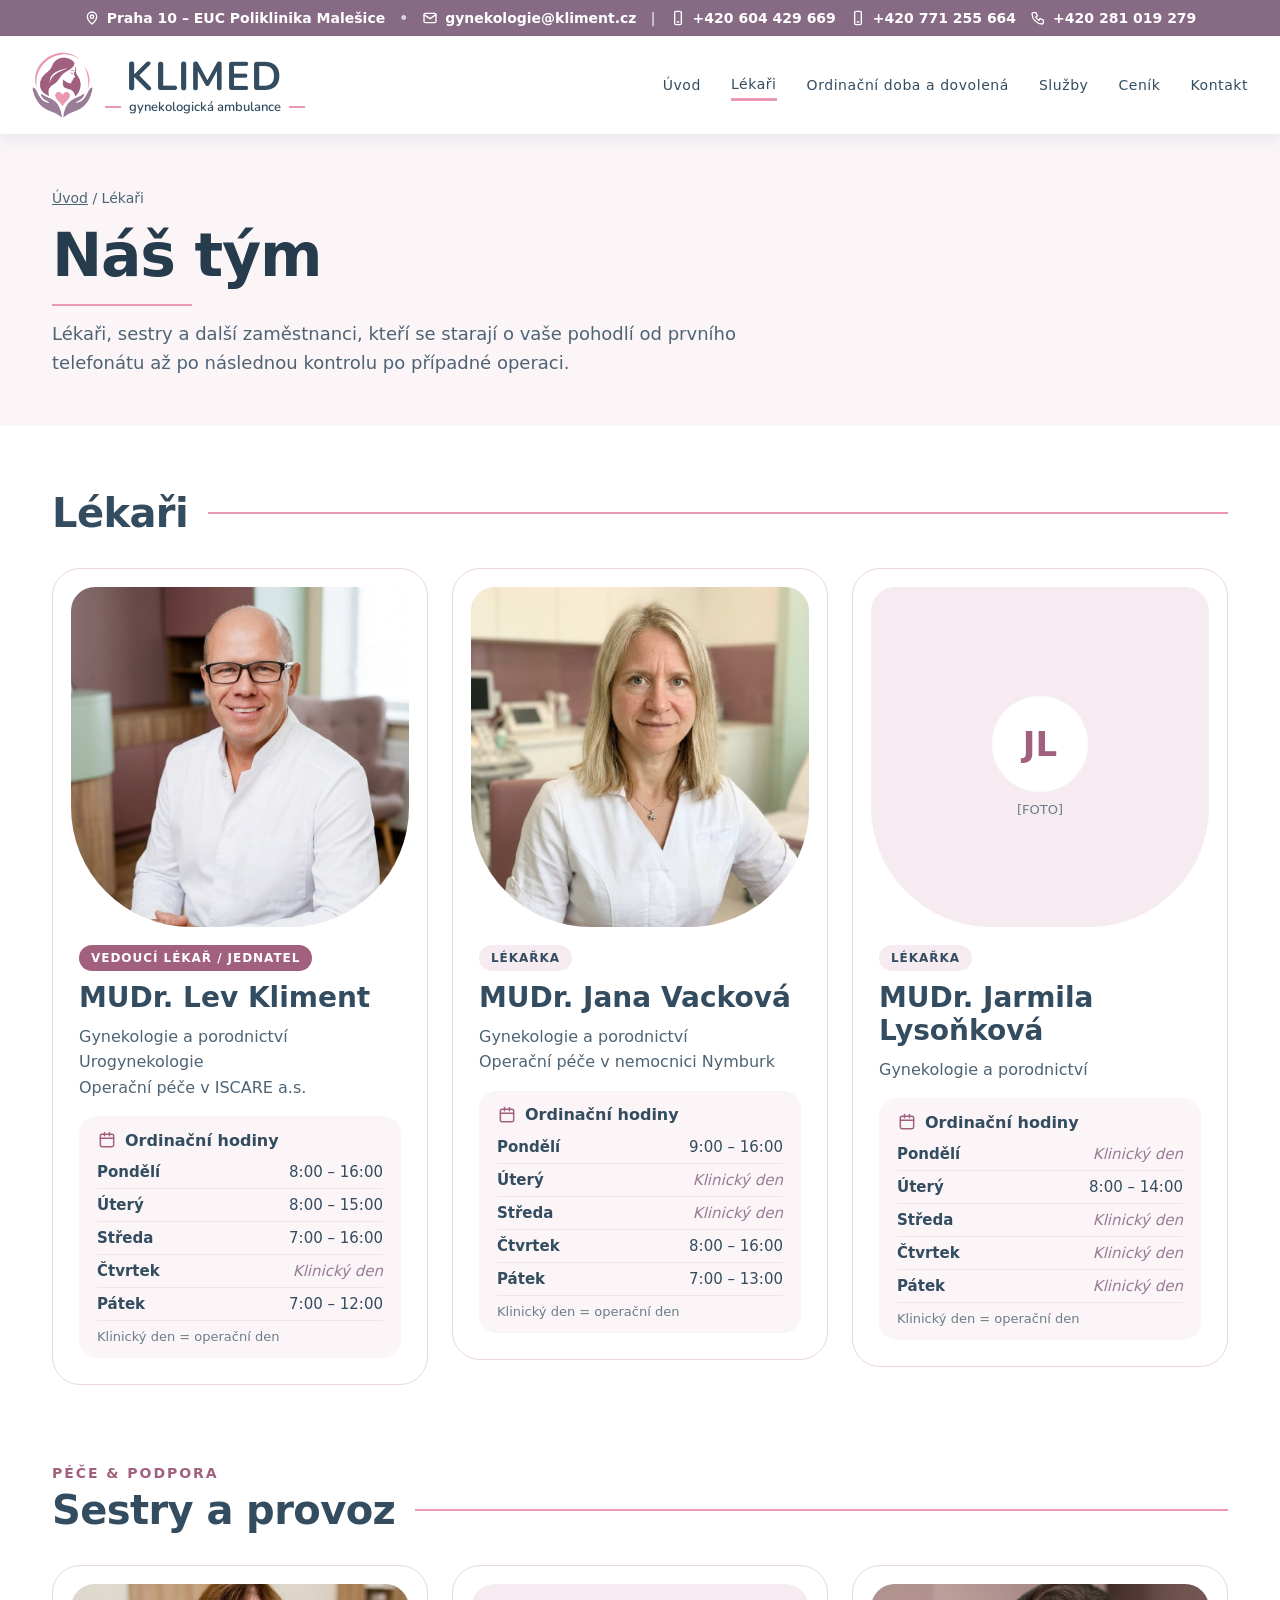
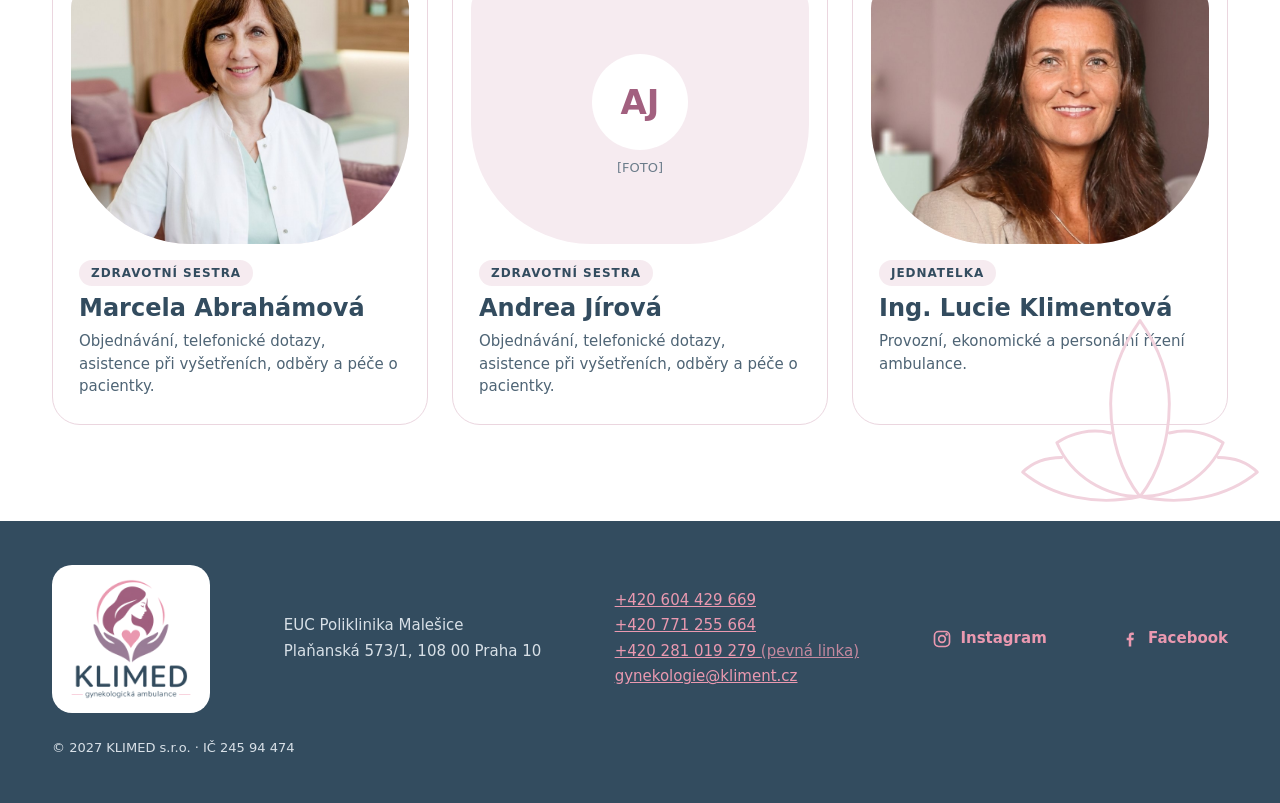
<file: klimed/tym.html>
<!doctype html>
<html lang="cs">
<head>
<meta charset="utf-8">
<title>KLIMED – Náš tým</title>
<meta name="viewport" content="width=device-width, initial-scale=1">
<meta name="robots" content="noindex, nofollow">
<link rel="icon" type="image/png" href="/klimed/img/favicon.png">
<style>
body{margin:0;background:#FFFFFF}
a{color:#A2607F}a:hover{color:#844A66}
</style>
<style>html{scroll-behavior:smooth}*{box-sizing:border-box}img{max-width:100%}</style>
<link rel="preconnect" href="https://fonts.googleapis.com">
<link href="https://fonts.googleapis.com/css2?family=Nunito:wght@600;700;800&amp;display=swap" rel="stylesheet">
<style>@media (max-width: 760px){[data-sticky]{position: static !important}}</style>
<style>.kl-strip-mob{display:none}.kl-strip-mob summary::-webkit-details-marker{display:none}@media (max-width: 760px){.kl-strip-desk{display:none !important}.kl-strip-mob{display:block}}</style>
<style>section[id]{scroll-margin-top:170px}@media (max-width: 760px){section[id]{scroll-margin-top:0}}</style>
</head>
<body>
<div style="font-family: ui-sans-serif, system-ui, -apple-system, BlinkMacSystemFont, 'Segoe UI', Roboto, 'Helvetica Neue', Arial, sans-serif; font-size: 18px; color: #334C5F; background: #FFFFFF; width: 100%; position: relative; overflow-x: clip">

<div data-sticky style="position: sticky; top: 0; z-index: 50; background: #FFFFFF; box-shadow: 0 4px 18px rgba(51,76,95,0.10)">
<div style="background: #876A84; color: #FFFFFF; font-family: ui-sans-serif, system-ui, -apple-system, BlinkMacSystemFont, 'Segoe UI', Roboto, 'Helvetica Neue', Arial, sans-serif; font-weight: 700; font-size: 16px">
<div class="kl-strip-desk" style="max-width: 1240px; margin: 0 auto; padding: 10px 32px; display: flex; flex-wrap: wrap; justify-content: center; align-items: center; gap: 10px 14px; font-size: 14px"><span style="display: inline-flex; align-items: center; gap: 7px"><svg aria-hidden="true" width="16" height="16" viewBox="0 0 24 24" fill="none" stroke="#FFFFFF" stroke-width="2" stroke-linecap="round" stroke-linejoin="round" style="flex: 0 0 auto"><path d="M12 21s-7-6-7-11a7 7 0 0 1 14 0c0 5-7 11-7 11z"/><circle cx="12" cy="10" r="2.5"/></svg>Praha 10 – EUC Poliklinika Malešice</span><span aria-hidden="true" style="opacity: .7">•</span><a href="mailto:gynekologie@kliment.cz" style="color: #FFFFFF; text-decoration: none; display: inline-flex; align-items: center; gap: 7px"><svg aria-hidden="true" width="16" height="16" viewBox="0 0 24 24" fill="none" stroke="#FFFFFF" stroke-width="2" stroke-linecap="round" stroke-linejoin="round" style="flex: 0 0 auto"><rect x="3" y="5" width="18" height="14" rx="2"/><path d="M3 7l9 6 9-6"/></svg>gynekologie@kliment.cz</a><span aria-hidden="true" style="opacity: .7">|</span><a href="tel:+420604429669" style="color: #FFFFFF; text-decoration: none; display: inline-flex; align-items: center; gap: 7px"><svg aria-hidden="true" width="16" height="16" viewBox="0 0 24 24" fill="none" stroke="#FFFFFF" stroke-width="2" stroke-linecap="round" stroke-linejoin="round" style="flex: 0 0 auto"><rect x="7" y="2" width="10" height="20" rx="2"/><path d="M11 18h2"/></svg>+420 604 429 669</a><a href="tel:+420771255664" style="color: #FFFFFF; text-decoration: none; display: inline-flex; align-items: center; gap: 7px"><svg aria-hidden="true" width="16" height="16" viewBox="0 0 24 24" fill="none" stroke="#FFFFFF" stroke-width="2" stroke-linecap="round" stroke-linejoin="round" style="flex: 0 0 auto"><rect x="7" y="2" width="10" height="20" rx="2"/><path d="M11 18h2"/></svg>+420 771 255 664</a><a href="tel:+420281019279" style="color: #FFFFFF; text-decoration: none; display: inline-flex; align-items: center; gap: 7px"><svg aria-hidden="true" width="16" height="16" viewBox="0 0 24 24" fill="none" stroke="#FFFFFF" stroke-width="2" stroke-linecap="round" stroke-linejoin="round" style="flex: 0 0 auto"><path d="M5 4h4l2 5-2.5 1.5a11 11 0 0 0 5 5L15 13l5 2v4a2 2 0 0 1-2 2A16 16 0 0 1 3 6a2 2 0 0 1 2-2"/></svg>+420 281 019 279</a></div><details class="kl-strip-mob" style="padding: 10px 20px; font-size: 15px"><summary style="cursor: pointer; display: flex; align-items: center; justify-content: center; gap: 8px; list-style: none">Kontakt a adresa <svg aria-hidden="true" width="16" height="16" viewBox="0 0 24 24" fill="none" stroke="#FFFFFF" stroke-width="2" stroke-linecap="round" stroke-linejoin="round"><path d="M6 9l6 6 6-6"/></svg></summary><div style="display: flex; flex-direction: column; align-items: center; gap: 10px; padding-top: 10px"><span style="display: inline-flex; align-items: center; gap: 7px"><svg aria-hidden="true" width="16" height="16" viewBox="0 0 24 24" fill="none" stroke="#FFFFFF" stroke-width="2" stroke-linecap="round" stroke-linejoin="round" style="flex: 0 0 auto"><path d="M12 21s-7-6-7-11a7 7 0 0 1 14 0c0 5-7 11-7 11z"/><circle cx="12" cy="10" r="2.5"/></svg>Praha 10 – EUC Poliklinika Malešice</span><a href="mailto:gynekologie@kliment.cz" style="color: #FFFFFF; text-decoration: none; display: inline-flex; align-items: center; gap: 7px"><svg aria-hidden="true" width="16" height="16" viewBox="0 0 24 24" fill="none" stroke="#FFFFFF" stroke-width="2" stroke-linecap="round" stroke-linejoin="round" style="flex: 0 0 auto"><rect x="3" y="5" width="18" height="14" rx="2"/><path d="M3 7l9 6 9-6"/></svg>gynekologie@kliment.cz</a><a href="tel:+420604429669" style="color: #FFFFFF; text-decoration: none; display: inline-flex; align-items: center; gap: 7px"><svg aria-hidden="true" width="16" height="16" viewBox="0 0 24 24" fill="none" stroke="#FFFFFF" stroke-width="2" stroke-linecap="round" stroke-linejoin="round" style="flex: 0 0 auto"><rect x="7" y="2" width="10" height="20" rx="2"/><path d="M11 18h2"/></svg>+420 604 429 669</a><a href="tel:+420771255664" style="color: #FFFFFF; text-decoration: none; display: inline-flex; align-items: center; gap: 7px"><svg aria-hidden="true" width="16" height="16" viewBox="0 0 24 24" fill="none" stroke="#FFFFFF" stroke-width="2" stroke-linecap="round" stroke-linejoin="round" style="flex: 0 0 auto"><rect x="7" y="2" width="10" height="20" rx="2"/><path d="M11 18h2"/></svg>+420 771 255 664</a><a href="tel:+420281019279" style="color: #FFFFFF; text-decoration: none; display: inline-flex; align-items: center; gap: 7px"><svg aria-hidden="true" width="16" height="16" viewBox="0 0 24 24" fill="none" stroke="#FFFFFF" stroke-width="2" stroke-linecap="round" stroke-linejoin="round" style="flex: 0 0 auto"><path d="M5 4h4l2 5-2.5 1.5a11 11 0 0 0 5 5L15 13l5 2v4a2 2 0 0 1-2 2A16 16 0 0 1 3 6a2 2 0 0 1 2-2"/></svg>+420 281 019 279</a></div></details>
</div>

<header style="background: #FFFFFF">
<div style="max-width: 1280px; margin: 0 auto; padding: 16px 32px; display: flex; flex-wrap: wrap; align-items: center; justify-content: space-between; gap: 20px">
<a href="/klimed" aria-label="KLIMED – gynekologická ambulance, úvod" style="display: flex; align-items: center; gap: 12px; text-decoration: none; color: #334C5F"><img src="/klimed/img/emblem.png" alt="" style="height: 66px; width: auto; display: block"><span style="display: flex; flex-direction: column; align-items: center; line-height: 1"><span style="font-family: 'Nunito', sans-serif; font-weight: 700; font-size: 40px; letter-spacing: 0.03em">KLIMED</span><span style="display: flex; align-items: center; gap: 8px; font-family: 'Nunito', sans-serif; font-size: 13px; font-weight: 600; padding-top: 4px; white-space: nowrap"><span style="width: 16px; height: 1.5px; background: #EA99B0"></span>gynekologická ambulance<span style="width: 16px; height: 1.5px; background: #EA99B0"></span></span></span></a>
<nav aria-label="Hlavní menu" style="display: flex; flex-wrap: wrap; align-items: center; gap: 30px; font-family: ui-sans-serif, system-ui, -apple-system, BlinkMacSystemFont, 'Segoe UI', Roboto, 'Helvetica Neue', Arial, sans-serif; font-size: 14px; font-weight: 500; letter-spacing: 0.04em">
<a href="/klimed" style="color: #334C5F; text-decoration: none">Úvod</a>
<a href="#" aria-current="page" style="color: #334C5F; text-decoration: none; border-bottom: 3px solid #EA99B0; padding: 6px 0">Lékaři</a>
<a href="/klimed/ordinacni-doba" style="color: #334C5F; text-decoration: none">Ordinační doba a dovolená</a>
<a href="/klimed/sluzby" style="color: #334C5F; text-decoration: none">Služby</a>
<a href="/klimed/cenik" style="color: #334C5F; text-decoration: none">Ceník</a>
<a href="/klimed#kontakt" style="color: #334C5F; text-decoration: none">Kontakt</a>
</nav>
</div>
</header>
</div>

<section style="background: #FBF5F8">
<div style="max-width: 1240px; margin: 0 auto; padding: 56px 32px 48px; display: flex; flex-direction: column; gap: 14px">
<span style="font-size: 14px; color: #4E6475"><a href="/klimed" style="color: #4E6475">Úvod</a> / Lékaři</span>
<h1 style="margin: 0; font-family: ui-sans-serif, system-ui, -apple-system, BlinkMacSystemFont, 'Segoe UI', Roboto, 'Helvetica Neue', Arial, sans-serif; font-size: 60px; font-weight: 700; letter-spacing: -0.02em; color: #263B4C">Náš tým</h1>
<span style="width: 140px; height: 2px; background: #EA99B0"></span>
<p style="margin: 0; font-size: 18px; font-weight: 300; line-height: 1.6; color: #4E6475; max-width: 720px">Lékaři, sestry a další zaměstnanci, kteří se starají o vaše pohodlí od prvního telefonátu až po následnou kontrolu po případné operaci.</p>
</div>
</section>
<section style="position: relative; max-width: 1240px; margin: 0 auto; padding: 64px 32px 32px; display: flex; flex-direction: column; gap: 32px">
<div style="display: flex; align-items: center; gap: 20px"><h2 style="margin: 0; font-family: ui-sans-serif, system-ui, -apple-system, BlinkMacSystemFont, 'Segoe UI', Roboto, 'Helvetica Neue', Arial, sans-serif; font-size: 40px; font-weight: 700; letter-spacing: -0.015em; white-space: nowrap">Lékaři</h2><span style="flex: 1 1 auto; height: 2px; background: #EA99B0"></span></div>
<div style="display: grid; grid-template-columns: repeat(auto-fit, minmax(320px, 1fr)); gap: 24px; align-items: start">
<article style="background: #FFFFFF; border: 1.5px solid #EBD6DF; border-radius: 28px; padding: 18px; display: flex; flex-direction: column; gap: 18px">
<div style="height: 340px; border-radius: 24px 24px 120px 120px; overflow: hidden; background: #F6EBF0"><img src="/klimed/img/lekar-kliment.jpg" alt="MUDr. Lev Kliment" style="width: 100%; height: 100%; object-fit: cover; object-position: center 22%; display: block"></div>
<div style="padding: 0 8px 8px; display: flex; flex-direction: column; gap: 10px">
<span style="align-self: flex-start; background: #A2607F; color: #FFFFFF; font-size: 12px; font-weight: 700; letter-spacing: 0.08em; text-transform: uppercase; padding: 6px 12px; border-radius: 999px">Vedoucí lékař / Jednatel</span>
<h3 style="margin: 0; font-family: ui-sans-serif, system-ui, -apple-system, BlinkMacSystemFont, 'Segoe UI', Roboto, 'Helvetica Neue', Arial, sans-serif; font-size: 28px; font-weight: 600">MUDr. Lev Kliment</h3>
<span style="font-size: 16px; line-height: 1.6; color: #4E6475">Gynekologie a porodnictví<br>Urogynekologie<br>Operační péče v ISCARE a.s.</span>
<div style="margin-top: 6px; background: #FBF5F8; border-radius: 18px; padding: 14px 18px; display: flex; flex-direction: column">
<span style="display: flex; align-items: center; gap: 8px; font-family: ui-sans-serif, system-ui, -apple-system, BlinkMacSystemFont, 'Segoe UI', Roboto, 'Helvetica Neue', Arial, sans-serif; font-weight: 700; font-size: 16px; padding-bottom: 6px"><svg aria-hidden="true" width="20" height="20" viewBox="0 0 24 24" fill="none" stroke="#A2607F" stroke-width="1.8" stroke-linecap="round" stroke-linejoin="round"><rect x="4" y="5" width="16" height="15" rx="2"/><path d="M4 10h16M9 3v4M15 3v4"/></svg>Ordinační hodiny</span><div style="display: flex; justify-content: space-between; gap: 12px; padding: 7px 0; border-bottom: 1px solid #F1E4EA; font-size: 15px"><span style="font-weight: 700">Pondělí</span><span>8:00 – 16:00</span></div><div style="display: flex; justify-content: space-between; gap: 12px; padding: 7px 0; border-bottom: 1px solid #F1E4EA; font-size: 15px"><span style="font-weight: 700">Úterý</span><span>8:00 – 15:00</span></div><div style="display: flex; justify-content: space-between; gap: 12px; padding: 7px 0; border-bottom: 1px solid #F1E4EA; font-size: 15px"><span style="font-weight: 700">Středa</span><span>7:00 – 16:00</span></div><div style="display: flex; justify-content: space-between; gap: 12px; padding: 7px 0; border-bottom: 1px solid #F1E4EA; font-size: 15px"><span style="font-weight: 700">Čtvrtek</span><span style="font-style: italic; color: #987B95">Klinický den</span></div><div style="display: flex; justify-content: space-between; gap: 12px; padding: 7px 0; border-bottom: 1px solid #F1E4EA; font-size: 15px"><span style="font-weight: 700">Pátek</span><span>7:00 – 12:00</span></div><span style="font-size: 13px; color: #6B7C8A; padding-top: 8px">Klinický den = operační den</span></div>
</div>
</article><article style="background: #FFFFFF; border: 1.5px solid #EBD6DF; border-radius: 28px; padding: 18px; display: flex; flex-direction: column; gap: 18px">
<div style="height: 340px; border-radius: 24px 24px 120px 120px; overflow: hidden; background: #F6EBF0"><img src="/klimed/img/lekar-vackova.jpg" alt="MUDr. Jana Vacková" style="width: 100%; height: 100%; object-fit: cover; object-position: center 18%; display: block"></div>
<div style="padding: 0 8px 8px; display: flex; flex-direction: column; gap: 10px">
<span style="align-self: flex-start; background: #F6EBF0; color: #334C5F; font-size: 12px; font-weight: 700; letter-spacing: 0.08em; text-transform: uppercase; padding: 6px 12px; border-radius: 999px">Lékařka</span>
<h3 style="margin: 0; font-family: ui-sans-serif, system-ui, -apple-system, BlinkMacSystemFont, 'Segoe UI', Roboto, 'Helvetica Neue', Arial, sans-serif; font-size: 28px; font-weight: 600">MUDr. Jana Vacková</h3>
<span style="font-size: 16px; line-height: 1.6; color: #4E6475">Gynekologie a porodnictví<br>Operační péče v nemocnici Nymburk</span>
<div style="margin-top: 6px; background: #FBF5F8; border-radius: 18px; padding: 14px 18px; display: flex; flex-direction: column">
<span style="display: flex; align-items: center; gap: 8px; font-family: ui-sans-serif, system-ui, -apple-system, BlinkMacSystemFont, 'Segoe UI', Roboto, 'Helvetica Neue', Arial, sans-serif; font-weight: 700; font-size: 16px; padding-bottom: 6px"><svg aria-hidden="true" width="20" height="20" viewBox="0 0 24 24" fill="none" stroke="#A2607F" stroke-width="1.8" stroke-linecap="round" stroke-linejoin="round"><rect x="4" y="5" width="16" height="15" rx="2"/><path d="M4 10h16M9 3v4M15 3v4"/></svg>Ordinační hodiny</span><div style="display: flex; justify-content: space-between; gap: 12px; padding: 7px 0; border-bottom: 1px solid #F1E4EA; font-size: 15px"><span style="font-weight: 700">Pondělí</span><span>9:00 – 16:00</span></div><div style="display: flex; justify-content: space-between; gap: 12px; padding: 7px 0; border-bottom: 1px solid #F1E4EA; font-size: 15px"><span style="font-weight: 700">Úterý</span><span style="font-style: italic; color: #987B95">Klinický den</span></div><div style="display: flex; justify-content: space-between; gap: 12px; padding: 7px 0; border-bottom: 1px solid #F1E4EA; font-size: 15px"><span style="font-weight: 700">Středa</span><span style="font-style: italic; color: #987B95">Klinický den</span></div><div style="display: flex; justify-content: space-between; gap: 12px; padding: 7px 0; border-bottom: 1px solid #F1E4EA; font-size: 15px"><span style="font-weight: 700">Čtvrtek</span><span>8:00 – 16:00</span></div><div style="display: flex; justify-content: space-between; gap: 12px; padding: 7px 0; border-bottom: 1px solid #F1E4EA; font-size: 15px"><span style="font-weight: 700">Pátek</span><span>7:00 – 13:00</span></div><span style="font-size: 13px; color: #6B7C8A; padding-top: 8px">Klinický den = operační den</span></div>
</div>
</article><article style="background: #FFFFFF; border: 1.5px solid #EBD6DF; border-radius: 28px; padding: 18px; display: flex; flex-direction: column; gap: 18px">
<div style="height: 340px; border-radius: 24px 24px 120px 120px; background: #F6EBF0; display: flex; flex-direction: column; align-items: center; justify-content: center; gap: 10px"><span style="width: 96px; height: 96px; border-radius: 48px; background: #FFFFFF; display: flex; align-items: center; justify-content: center; font-family: ui-sans-serif, system-ui, sans-serif; font-weight: 800; font-size: 34px; color: #A2607F">JL</span><span style="font-size: 13px; color: #6B7C8A">[FOTO]</span></div>
<div style="padding: 0 8px 8px; display: flex; flex-direction: column; gap: 10px">
<span style="align-self: flex-start; background: #F6EBF0; color: #334C5F; font-size: 12px; font-weight: 700; letter-spacing: 0.08em; text-transform: uppercase; padding: 6px 12px; border-radius: 999px">Lékařka</span>
<h3 style="margin: 0; font-family: ui-sans-serif, system-ui, -apple-system, BlinkMacSystemFont, 'Segoe UI', Roboto, 'Helvetica Neue', Arial, sans-serif; font-size: 28px; font-weight: 600">MUDr. Jarmila Lysoňková</h3>
<span style="font-size: 16px; line-height: 1.6; color: #4E6475">Gynekologie a porodnictví</span>
<div style="margin-top: 6px; background: #FBF5F8; border-radius: 18px; padding: 14px 18px; display: flex; flex-direction: column">
<span style="display: flex; align-items: center; gap: 8px; font-family: ui-sans-serif, system-ui, -apple-system, BlinkMacSystemFont, 'Segoe UI', Roboto, 'Helvetica Neue', Arial, sans-serif; font-weight: 700; font-size: 16px; padding-bottom: 6px"><svg aria-hidden="true" width="20" height="20" viewBox="0 0 24 24" fill="none" stroke="#A2607F" stroke-width="1.8" stroke-linecap="round" stroke-linejoin="round"><rect x="4" y="5" width="16" height="15" rx="2"/><path d="M4 10h16M9 3v4M15 3v4"/></svg>Ordinační hodiny</span><div style="display: flex; justify-content: space-between; gap: 12px; padding: 7px 0; border-bottom: 1px solid #F1E4EA; font-size: 15px"><span style="font-weight: 700">Pondělí</span><span style="font-style: italic; color: #987B95">Klinický den</span></div><div style="display: flex; justify-content: space-between; gap: 12px; padding: 7px 0; border-bottom: 1px solid #F1E4EA; font-size: 15px"><span style="font-weight: 700">Úterý</span><span>8:00 – 14:00</span></div><div style="display: flex; justify-content: space-between; gap: 12px; padding: 7px 0; border-bottom: 1px solid #F1E4EA; font-size: 15px"><span style="font-weight: 700">Středa</span><span style="font-style: italic; color: #987B95">Klinický den</span></div><div style="display: flex; justify-content: space-between; gap: 12px; padding: 7px 0; border-bottom: 1px solid #F1E4EA; font-size: 15px"><span style="font-weight: 700">Čtvrtek</span><span style="font-style: italic; color: #987B95">Klinický den</span></div><div style="display: flex; justify-content: space-between; gap: 12px; padding: 7px 0; border-bottom: 1px solid #F1E4EA; font-size: 15px"><span style="font-weight: 700">Pátek</span><span style="font-style: italic; color: #987B95">Klinický den</span></div><span style="font-size: 13px; color: #6B7C8A; padding-top: 8px">Klinický den = operační den</span></div>
</div>
</article>
</div>
</section>
<section style="position: relative; max-width: 1240px; margin: 0 auto; padding: 48px 32px 96px; display: flex; flex-direction: column; gap: 32px">
<div style="display: flex; flex-direction: column; gap: 6px"><span style="font-size: 14px; font-weight: 700; letter-spacing: 0.14em; text-transform: uppercase; color: #A2607F">Péče &amp; podpora</span><div style="display: flex; align-items: center; gap: 20px"><h2 style="margin: 0; font-family: ui-sans-serif, system-ui, -apple-system, BlinkMacSystemFont, 'Segoe UI', Roboto, 'Helvetica Neue', Arial, sans-serif; font-size: 40px; font-weight: 700; letter-spacing: -0.015em; white-space: nowrap">Sestry a provoz</h2><span style="flex: 1 1 auto; height: 2px; background: #EA99B0"></span></div></div>
<div style="display: grid; grid-template-columns: repeat(auto-fit, minmax(300px, 1fr)); gap: 24px">
<article style="background: #FFFFFF; border: 1.5px solid #EBD6DF; border-radius: 28px; padding: 18px; display: flex; flex-direction: column; gap: 16px">
<div style="height: 260px; border-radius: 24px 24px 120px 120px; overflow: hidden; background: #F6EBF0"><img src="/klimed/img/sestra-abrahamova.jpg" alt="Marcela Abrahámová" style="width: 100%; height: 100%; object-fit: cover; object-position: center 20%; display: block"></div>
<div style="padding: 0 8px 8px; display: flex; flex-direction: column; gap: 8px">
<span style="align-self: flex-start; background: #F6EBF0; color: #334C5F; font-size: 12px; font-weight: 700; letter-spacing: 0.08em; text-transform: uppercase; padding: 6px 12px; border-radius: 999px">Zdravotní sestra</span>
<h3 style="margin: 0; font-family: ui-sans-serif, system-ui, -apple-system, BlinkMacSystemFont, 'Segoe UI', Roboto, 'Helvetica Neue', Arial, sans-serif; font-size: 24px; font-weight: 600">Marcela Abrahámová</h3>
<span style="font-size: 15px; line-height: 1.5; color: #4E6475">Objednávání, telefonické dotazy, asistence při vyšetřeních, odběry a péče o pacientky.</span>
</div>
</article><article style="background: #FFFFFF; border: 1.5px solid #EBD6DF; border-radius: 28px; padding: 18px; display: flex; flex-direction: column; gap: 16px">
<div style="height: 260px; border-radius: 24px 24px 120px 120px; background: #F6EBF0; display: flex; flex-direction: column; align-items: center; justify-content: center; gap: 10px"><span style="width: 96px; height: 96px; border-radius: 48px; background: #FFFFFF; display: flex; align-items: center; justify-content: center; font-family: ui-sans-serif, system-ui, -apple-system, BlinkMacSystemFont, 'Segoe UI', Roboto, 'Helvetica Neue', Arial, sans-serif; font-weight: 700; font-size: 34px; color: #A2607F">AJ</span><span style="font-size: 13px; color: #6B7C8A">[FOTO]</span></div>
<div style="padding: 0 8px 8px; display: flex; flex-direction: column; gap: 8px">
<span style="align-self: flex-start; background: #F6EBF0; color: #334C5F; font-size: 12px; font-weight: 700; letter-spacing: 0.08em; text-transform: uppercase; padding: 6px 12px; border-radius: 999px">Zdravotní sestra</span>
<h3 style="margin: 0; font-family: ui-sans-serif, system-ui, -apple-system, BlinkMacSystemFont, 'Segoe UI', Roboto, 'Helvetica Neue', Arial, sans-serif; font-size: 24px; font-weight: 600">Andrea Jírová</h3>
<span style="font-size: 15px; line-height: 1.5; color: #4E6475">Objednávání, telefonické dotazy, asistence při vyšetřeních, odběry a péče o pacientky.</span>
</div>
</article><article style="background: #FFFFFF; border: 1.5px solid #EBD6DF; border-radius: 28px; padding: 18px; display: flex; flex-direction: column; gap: 16px">
<div style="height: 260px; border-radius: 24px 24px 120px 120px; overflow: hidden; background: #F6EBF0"><img src="/klimed/img/lucie-klimentova.jpg" alt="Ing. Lucie Klimentová" style="width: 100%; height: 100%; object-fit: cover; object-position: center 22%; display: block"></div>
<div style="padding: 0 8px 8px; display: flex; flex-direction: column; gap: 8px">
<span style="align-self: flex-start; background: #F6EBF0; color: #334C5F; font-size: 12px; font-weight: 700; letter-spacing: 0.08em; text-transform: uppercase; padding: 6px 12px; border-radius: 999px">Jednatelka</span>
<h3 style="margin: 0; font-family: ui-sans-serif, system-ui, -apple-system, BlinkMacSystemFont, 'Segoe UI', Roboto, 'Helvetica Neue', Arial, sans-serif; font-size: 24px; font-weight: 600">Ing. Lucie Klimentová</h3>
<span style="font-size: 15px; line-height: 1.5; color: #4E6475">Provozní, ekonomické a personální řízení ambulance.</span>
</div>
</article>
</div>
<svg aria-hidden="true" width="300" height="220" viewBox="0 0 120 90" fill="none" stroke="#F1D2DD" stroke-width="1.2" stroke-linecap="round" stroke-linejoin="round" style="position: absolute; right: -30px; bottom: 0"><path d="M60 80c-8-10-12-24-12-38 0-12 5-24 12-34 7 10 12 22 12 34 0 14-4 28-12 38z"/><path d="M60 80c-14 0-28-8-34-22 6-4 14-6 22-4"/><path d="M60 80c14 0 28-8 34-22-6-4-14-6-22-4"/><path d="M60 80c-18 4-36 0-48-10 4-4 10-6 16-6"/><path d="M60 80c18 4 36 0 48-10-4-4-10-6-16-6"/></svg>
</section>
<footer id="kontakt" style="background: #334C5F; color: #D8E0E7">
<div style="max-width: 1240px; margin: 0 auto; padding: 44px 32px; display: flex; flex-wrap: wrap; justify-content: space-between; align-items: center; gap: 24px; font-size: 15px; line-height: 1.7">
<span style="background: #FFFFFF; border-radius: 20px; padding: 14px 18px; display: flex"><img src="/klimed/img/logo.png" alt="KLIMED – gynekologická ambulance" style="height: 120px; width: auto; display: block"></span>
<div style="display: flex; flex-direction: column"><span>EUC Poliklinika Malešice</span><span>Plaňanská 573/1, 108 00 Praha 10</span></div>
<div style="display: flex; flex-direction: column"><a href="tel:+420604429669" style="color: #EA99B0">+420 604 429 669</a><a href="tel:+420771255664" style="color: #EA99B0">+420 771 255 664</a><a href="tel:+420281019279" style="color: #EA99B0">+420 281 019 279 <span style="opacity: .8">(pevná linka)</span></a><a href="mailto:gynekologie@kliment.cz" style="color: #EA99B0">gynekologie@kliment.cz</a></div>
<a href="#" title="Instagram – připravujeme" style="color: #EA99B0; text-decoration: none; display: inline-flex; align-items: center; gap: 8px; font-weight: 700"><svg aria-hidden="true" width="20" height="20" viewBox="0 0 24 24" fill="none" stroke="#EA99B0" stroke-width="2" stroke-linecap="round" stroke-linejoin="round"><rect x="3" y="3" width="18" height="18" rx="5"/><circle cx="12" cy="12" r="4"/><circle cx="17.5" cy="6.5" r="0.6" fill="#EA99B0"/></svg>Instagram</a>
<a href="https://www.facebook.com/p/Gynekologie-Kliment-100011862421563/?locale=cs_CZ" target="_blank" rel="noopener" style="color: #EA99B0; text-decoration: none; display: inline-flex; align-items: center; gap: 8px; font-weight: 700"><svg aria-hidden="true" width="20" height="20" viewBox="0 0 24 24" fill="#EA99B0"><path d="M13.5 21v-7.5h2.6l.4-3h-3V8.6c0-.9.3-1.5 1.5-1.5h1.6V4.4c-.3 0-1.2-.1-2.3-.1-2.3 0-3.8 1.4-3.8 3.9v2.3H8v3h2.5V21z"/></svg>Facebook</a>
<span style="font-size: 13px">© 2027 KLIMED s.r.o. · IČ 245 94 474</span>
</div>
</footer>

</div>
</body>
</html>
</file>
